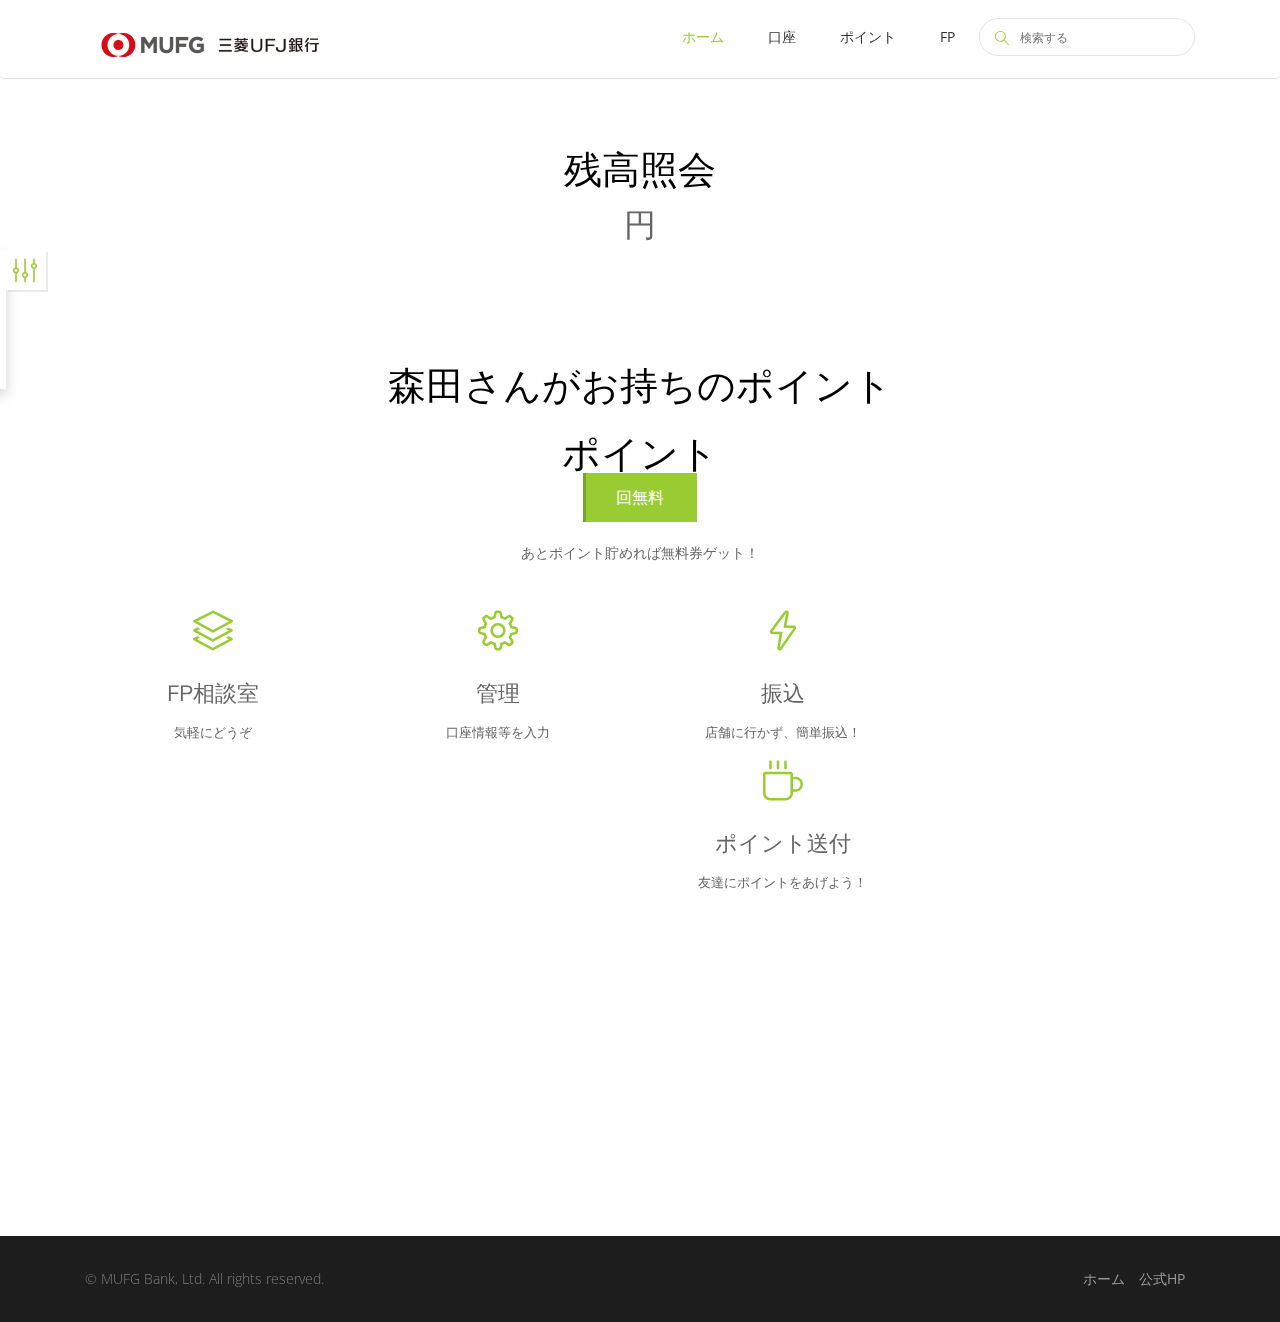
<file: engage-free-lite/index.html>
<!-- DOCTYPE -->
<!DOCTYPE html>
<html lang="en">
  <head>
    <meta charset="utf-8">
    <!-- Viewport Meta Tag -->
    <meta name="viewport" content="width=device-width, initial-scale=1">
    <title>
      internA
    </title>
    <!-- Bootstrap -->
    <link rel="stylesheet" type="text/css" href="assets/css/bootstrap.min.css">
    <!-- Main Style -->
    <link rel="stylesheet" type="text/css" href="assets/css/main.css">
    <!-- Responsive Style -->
    <link rel="stylesheet" type="text/css" href="assets/css/responsive.css">
    <!--Fonts-->
    <link rel="stylesheet" media="screen" href="assets/fonts/font-awesome/font-awesome.min.css">
    <link rel="stylesheet" media="screen" href="assets/fonts/simple-line-icons.css">    
     
    <!-- Extras -->
    <link rel="stylesheet" type="text/css" href="assets/extras/owl/owl.carousel.css">
    <link rel="stylesheet" type="text/css" href="assets/extras/owl/owl.theme.css">
    <link rel="stylesheet" type="text/css" href="assets/extras/animate.css">
    <link rel="stylesheet" type="text/css" href="assets/extras/normalize.css">
    <link rel="stylesheet" type="text/css" href="assets/extras/settings.css">

    <!-- Color CSS Styles  -->
    <link rel="stylesheet" type="text/css" href="assets/css/colors/green.css" media="screen" />       
    <!-- HTML5 Shim and Respond.js IE8 support of HTML5 elements and media queries -->
    <!--[if lt IE 9]>
    <script src="https://oss.maxcdn.com/libs/html5shiv/3.7.0/html5shiv.js">
    </script>
    <script src="https://oss.maxcdn.com/libs/respond.js/1.4.2/respond.min.js">
    </script>
    <![endif]-->
    <script src="https://code.jquery.com/jquery-3.3.1.js"></script>
    <script>
        function UpdatePointZandaka(id){ //ポイントの確認
            $.ajax({
                type: 'GET',
                timeout: 10000,
                url: "https://8wq7kom4q2.execute-api.ap-northeast-1.amazonaws.com/v2",
                headers: {
                    "accept": "application/json"
                },
                data: { id : id },
                dataType: 'json',
                cache: false,
            }).done(function(e){
                console.log(e);
                $('#now_point').text(JSON.stringify(e.Point));
                $('#now_zandaka').text(JSON.stringify(e.Zandaka));
                $('#muryou_kaisuu').text(Math.floor(Number(JSON.stringify(e.Point))/1000));
                $('#nokori_point').text(1000-Number(JSON.stringify(e.Point))%1000);
            });
        }
        $(document).ready( function(){
          UpdatePointZandaka(1);
        });
      </script>
  </head>
  <body>

  <!-- Header area wrapper starts -->
    <header id="header-wrap">

      <!-- Roof area starts -->
      
      <!-- Roof area Ends -->

      <!-- Header area starts -->
      <section id="header">

        <!-- Navbar Starts -->
        <nav class="navbar navbar-light" data-spy="affix" data-offset-top="50">
          <div class="container">
            <button class='navbar-toggler hidden-md-up pull-xs-right' data-target='#main-menu' data-toggle='collapse' type='button'>
              ☰
            </button>
            <!-- Brand -->
            <a class="navbar-brand" href="https://www.bk.mufg.jp/">
              <img src="assets/img/MUFG_img.png" alt="三菱UFJ銀行のロゴ">
            </a>
            <div class="collapse navbar-toggleable-sm pull-xs-left pull-md-right" id="main-menu">
              <!-- Navbar Starts -->
              <ul class="nav nav-inline">
                <li class="nav-item dropdown">
                  <a class="nav-link active" href="index.html" role="button" aria-haspopup="true" aria-expanded="false">ホーム</a>                  
                </li>                                     
                <li class="nav-item dropdown">
                  <a class="nav-link dropdown-toggle" data-toggle="dropdown" href="#" role="button" aria-haspopup="true" aria-expanded="false">
                    口座
                  </a>
                  <div class="dropdown-menu">                      
                    <a class="dropdown-item" href="about-us.html">口座情報</a>
                    <a class="dropdown-item" href="about-us2.html">振込</a>
                    <a class="dropdown-item" href="team-page.html">残高履歴</a>
                  </div>
                </li>             
                <li class="nav-item dropdown">
                  <a class="nav-link dropdown-toggle" data-toggle="dropdown" href="#" role="button" aria-haspopup="true" aria-expanded="false">
                    ポイント 
                  </a>
                  <div class="dropdown-menu">                      
                    <a class="dropdown-item" href="accordions.html">ポイントの使い方</a>
                    <a class="dropdown-item" href="tabs.html">回数無料券</a>
                    <a class="dropdown-item" href="buttons.html">獲得方法</a>
                  </div> 
                </li>
                <li class="nav-item dropdown">
                  <a class="nav-link dropdown-toggle" data-toggle="dropdown" href="#" role="button" aria-haspopup="true" aria-expanded="false">
                    FP
                  </a>                    
                  <div class="dropdown-menu">                      
                    <a class="dropdown-item" href="portfolio-col-2.html">FP情報</a>
                    <a class="dropdown-item" href="portfolio-col-3.html">FP予約</a>
                  </div>  
                </li>     
                <!-- Search in right of nav -->
                <li class="nav-item" class="search">
                  <form class="top_search clearfix">
                    <div class="top_search_con">
                      <input class="s" placeholder="検索する" type="text">
                      <span class="top_search_icon"><i class="icon-magnifier"></i></span>
                      <input class="top_search_submit" type="submit">
                    </div>
                  </form>
                </li>
                <!-- Search Ends -->                  
              </ul>  
            </div>              
              <!-- Form for navbar search area -->
              <form class="full-search">
                <div class="container">
                  <input type="text" placeholder="Type to Search">
                  <a href="#" class="close-search">
                    <span class="fa fa-times fa-2x">
                    </span>
                  </a>
                </div>
              </form>
              <!-- Search form ends -->
          </div>
        </nav>
        <!-- Navbar Ends -->

      </section> 
    <!-- Start Content -->
<div id="free-promo" style="
    text-align: center;
    margin-top: 60px;
">
      <div class="container">
          <div class="row text-center">
              <div class="error-page">
                <h1 class="section-title wow fadeInUpQuick">
                  残高照会
                </h1>
                <h2><span id="now_zandaka"></span>円</h2>
            　</div>
          </div>
      </div>         
    </div>
    <!-- End Content --> 
    </header>
    <!-- Header-wrap Section End -->
   
    <!-- Service Block-1 Section -->
    <section id="service-block-main" class="section">
      <!-- Container Starts -->
      <div class="container">
        <div class="row">        
          <h1 class="section-title wow fadeInUpQuick">
            森田さんがお持ちのポイント
          </h1>
          <h1 class="section-title wow fadeIn animated" data-wow-delay=".2s">
           <span id="now_point"></span>ポイント<br>
           <a rel="nofollow" href="https://rebrand.ly/gg-engage-purchase/" class="btn btn-common btn-lg"><span id="muryou_kaisuu"></span>回無料</a>
          </h1>
          <p class="section-subcontent">あと<span id="nokori_point"></span>ポイント貯めれば無料券ゲット！</p>
          <div class="col-sm-6 col-md-3">
            <!-- Service-Block-1 Item Starts -->
            <div class="service-item wow fadeInUpQuick animated" data-wow-delay=".5s">
              <div class="icon-wrapper">
                <i class="icon-layers pulse-shrink">
                </i>
              </div>
              <h2>
                FP相談室
              </h2>
              <p>
                気軽にどうぞ
              </p>
            </div>
            <!-- Service-Block-1 Item Ends -->
          </div>

          <div class="col-sm-6 col-md-3">
            <!-- Service-Block-1 Item Starts -->
            <div class="service-item wow fadeInUpQuick animated" data-wow-delay=".8s">
              <div class="icon-wrapper">
                <i class="icon-settings pulse-shrink">
                </i>
              </div>
              <h2>
                管理
              </h2>
              <p>
                口座情報等を入力
              </p>
            </div>
            <!-- Service-Block-1 Item Ends -->
          </div>

          <div class="col-sm-6 col-md-3">
            <!-- Service-Block-1 Item Starts -->
            <div class="service-item wow fadeInUpQuick animated" data-wow-delay="1.1s">
              <div class="icon-wrapper">
                <i class="icon-energy pulse-shrink">
                </i>
              </div>
              <h2>
                振込
              </h2>
              <p>
                店舗に行かず、簡単振込！
              </p>
            </div>
            <!-- Service-Block-1 Item Ends -->
            <div class="service-item  wow fadeInUpQuick animated" data-wow-delay="1.4s">
              <div class="icon-wrapper">
                <i class="icon-cup pulse-shrink">
                </i>
              </div>
              <h2>
                ポイント送付
              </h2>
              <p>
                友達にポイントをあげよう！
              </p>
            </div>
          </div><!-- Service-Block-1 Item Ends -->
            <!-- Service-Block-1 Item Ends -->
          </div>
        </div>
      </div><!-- Container Ends -->
    </section><!-- Service Main Section Ends -->

     

    <!-- Other Services Section -->
    <section id="other-services" class="section">
      <div class="container">
      <!-- Container Starts -->
      </div><!-- Container Ends -->
    </section>
    <!-- Other Services Section End -->      
   
<div id="free-promo" style="
    text-align: center;
    margin-top: 60px;
">
       
    </div>    
    <br>
    <footer>
      <!-- Copyright -->
      <div id="copyright">
        <div class="container">
          <div class="row">
            <div class="col-md-6 col-sm-6">
              <p class="copyright-text">
                © MUFG Bank, Ltd. All rights reserved. 
              </p>
            </div>
            <div class="col-md-6  col-sm-6">
              <ul class="nav nav-inline pull-xs-right">
                <li class="nav-item">
                  <a class="nav-link active" href="index.html">ホーム</a>
                </li>
                <li class="nav-item">
                  <a class="nav-link" href="https://www.bk.mufg.jp/">公式HP</a>
                </li>
              </ul>        
            </div>
          </div>
        </div>
      </div>
      <!-- Copyright  End-->
    </footer>
    <!-- Footer Section End-->
    
    <!-- Go To Top Link -->
    <a href="#" class="back-to-top">
      <i class="fa fa-angle-up">
      </i>
    </a>

    <div class="bottom"> <a href="#" class="settings"></a> </div>

    <!-- JavaScript & jQuery Plugins -->
    <!-- jQuery Load -->
    <script src="assets/js/jquery-min.js"></script>
    <!-- Bootstrap JS -->
    <script src="assets/js/bootstrap.min.js"></script>
    <!--Text Rotator-->
    <script src="assets/js/jquery.mixitup.js"></script>
    <!--WOW Scroll Spy-->
    <script src="assets/js/wow.js"></script>
    <!-- OWL Carousel -->
    <script src="assets/js/owl.carousel.js"></script>
 
    <!-- WayPoint -->
    <script src="assets/js/waypoints.min.js"></script>
    <!-- CounterUp -->
    <script src="assets/js/jquery.counterup.min.js"></script>
    <!-- ScrollTop -->
    <script src="assets/js/scroll-top.js"></script>
    <!-- Appear -->
    <script src="assets/js/jquery.appear.js"></script>
    <script src="assets/js/jquery.vide.js"></script>
     <!-- All JS plugin Triggers -->
    <script src="assets/js/main.js"></script>
    <script src="assets/js/color-switcher.js"></script>
    
  </body>
</html>
</file>
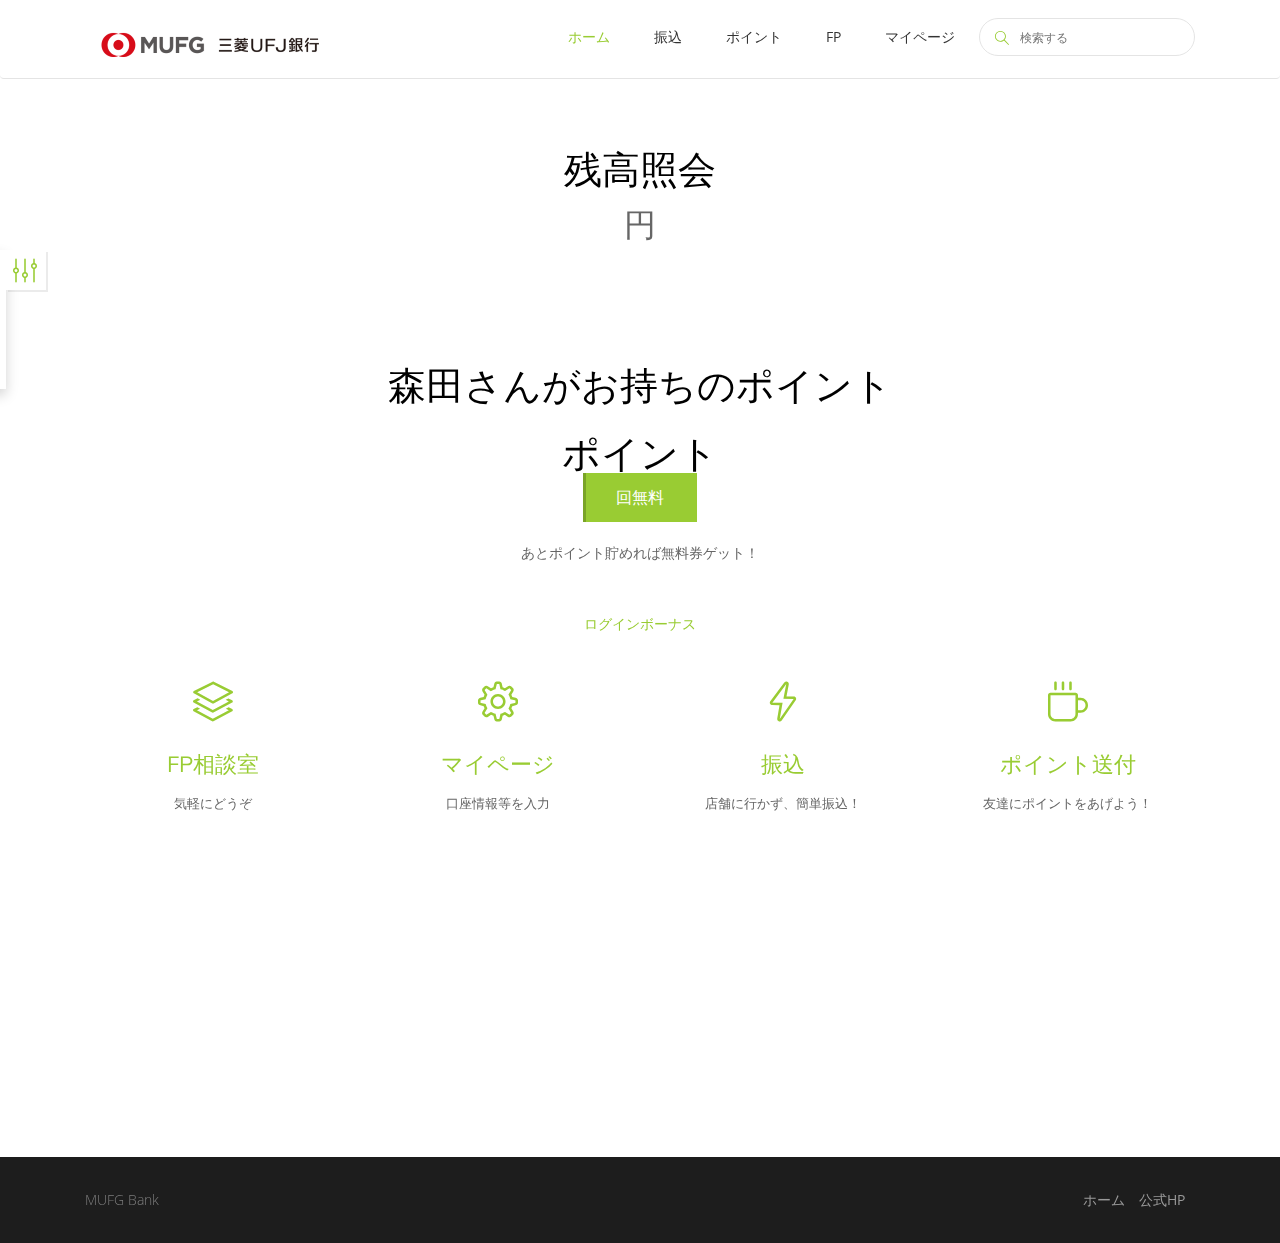
<file: front/index.html>
<!-- DOCTYPE -->
<!DOCTYPE html>
<html lang="en">
  <head>
    <meta charset="utf-8">
    <!-- Viewport Meta Tag -->
    <meta name="viewport" content="width=device-width, initial-scale=1">
    <title>
      internA
    </title>
    <!-- Bootstrap -->
    <link rel="stylesheet" type="text/css" href="assets/css/bootstrap.min.css">
    <!-- Main Style -->
    <link rel="stylesheet" type="text/css" href="assets/css/main.css">
    <!-- Responsive Style -->
    <link rel="stylesheet" type="text/css" href="assets/css/responsive.css">
    <!--Fonts-->
    <link rel="stylesheet" media="screen" href="assets/fonts/font-awesome/font-awesome.min.css">
    <link rel="stylesheet" media="screen" href="assets/fonts/simple-line-icons.css">    
     
    <!-- Extras -->
    <link rel="stylesheet" type="text/css" href="assets/extras/owl/owl.carousel.css">
    <link rel="stylesheet" type="text/css" href="assets/extras/owl/owl.theme.css">
    <link rel="stylesheet" type="text/css" href="assets/extras/animate.css">
    <link rel="stylesheet" type="text/css" href="assets/extras/normalize.css">
    <link rel="stylesheet" type="text/css" href="assets/extras/settings.css">

    <!-- Color CSS Styles  -->
    <link rel="stylesheet" type="text/css" href="assets/css/colors/green.css" media="screen" />       
    <!-- HTML5 Shim and Respond.js IE8 support of HTML5 elements and media queries -->
    <!--[if lt IE 9]>
    <script src="https://oss.maxcdn.com/libs/html5shiv/3.7.0/html5shiv.js">
    </script>
    <script src="https://oss.maxcdn.com/libs/respond.js/1.4.2/respond.min.js">
    </script>
    <![endif]-->
    <script src="https://code.jquery.com/jquery-3.3.1.js"></script>
    <script>
        function UpdatePointZandaka(id){ //ポイントの確認
            $.ajax({
                type: 'GET',
                timeout: 10000,
                url: "https://8wq7kom4q2.execute-api.ap-northeast-1.amazonaws.com/v2",
                headers: {
                    "accept": "application/json"
                },
                data: { id : id },
                dataType: 'json',
                cache: false,
            }).done(function(e){
                console.log(e);
                $('#now_point').text(JSON.stringify(e.Point));
                $('#now_zandaka').text(JSON.stringify(e.Zandaka));
                $('#muryou_kaisuu').text(Math.floor(Number(JSON.stringify(e.Point))/1000));
                $('#nokori_point').text(1000-Number(JSON.stringify(e.Point))%1000);
            });
        }
        $(document).ready( function(){
          UpdatePointZandaka(1);
        });
      </script>
  </head>
  <body>

  <!-- Header area wrapper starts -->
    <header id="header-wrap">

      <!-- Roof area starts -->
      
      <!-- Roof area Ends -->

      <!-- Header area starts -->
      <section id="header">

        <!-- Navbar Starts -->
        <nav class="navbar navbar-light" data-spy="affix" data-offset-top="50">
          <div class="container">
            <button class='navbar-toggler hidden-md-up pull-xs-right' data-target='#main-menu' data-toggle='collapse' type='button'>
              ☰
            </button>
            <!-- Brand -->
            <a class="navbar-brand" href="https://www.bk.mufg.jp/">
              <img src="assets/img/MUFG_img.png" alt="三菱UFJ銀行のロゴ">
            </a>
            <div class="collapse navbar-toggleable-sm pull-xs-left pull-md-right" id="main-menu">
              <!-- Navbar Starts -->
              <ul class="nav nav-inline">
                <li class="nav-item dropdown">
                  <a class="nav-link active" href="index.html" role="button" aria-haspopup="true" aria-expanded="false">ホーム</a>                  
                </li>                                     
                <li class="nav-item dropdown">
                  <a class="nav-link dropdown-toggle" href="index_furi.html" role="button" aria-haspopup="true" aria-expanded="false">
                    振込
                  </a>
                </li>             
                <li class="nav-item dropdown">
                  <a class="nav-link dropdown-toggle" href="index_POINT.html" role="button" aria-haspopup="true" aria-expanded="false">
                    ポイント 
                  </a>
                </li>
                <li class="nav-item dropdown">
                  <a class="nav-link dropdown-toggle" href="index_FP2.html" role="button" aria-haspopup="true" aria-expanded="false">
                    FP
                  </a>  
                </li>  
                <li class="nav-item dropdown">
                  <a class="nav-link dropdown-toggle" href="mypage.html" role="button" aria-haspopup="true" aria-expanded="false">
                    マイページ
                  </a>
                </li>   
                <!-- Search in right of nav -->
                <li class="nav-item" class="search">
                  <form class="top_search clearfix">
                    <div class="top_search_con">
                      <input class="s" placeholder="検索する" type="text">
                      <span class="top_search_icon"><i class="icon-magnifier"></i></span>
                      <input class="top_search_submit" type="submit">
                    </div>
                  </form>
                </li>
                <!-- Search Ends -->                  
              </ul>  
            </div>              
              <!-- Form for navbar search area -->
              <form class="full-search">
                <div class="container">
                  <input type="text" placeholder="Type to Search">
                  <a href="#" class="close-search">
                    <span class="fa fa-times fa-2x">
                    </span>
                  </a>
                </div>
              </form>
              <!-- Search form ends -->
          </div>
        </nav>
        <!-- Navbar Ends -->

      </section> 
    <!-- Start Content -->
<div id="free-promo" style="
    text-align: center;
    margin-top: 60px;
">
      <div class="container">
          <div class="row text-center">
              <div class="error-page">
                <h1 class="section-title wow fadeInUpQuick">
                  残高照会
                </h1>
                <h2><span id="now_zandaka"></span>円</h2>
            　</div>
          </div>
      </div>         
    </div>
    <!-- End Content --> 
    </header>
    <!-- Header-wrap Section End -->
   
    <!-- Service Block-1 Section -->
    <section id="service-block-main" class="section">
      <!-- Container Starts -->
      <div class="container">
        <div class="row">        
          <h1 class="section-title wow fadeInUpQuick">
            森田さんがお持ちのポイント
          </h1>
          <h1 class="section-title wow fadeIn animated" data-wow-delay=".2s">
           <span id="now_point"></span>ポイント<br>
           <a rel="nofollow" class="btn btn-common btn-lg"><span id="muryou_kaisuu"></span>回無料</a>
          </h1>
          <p class="section-subcontent">あと<span id="nokori_point"></span>ポイント貯めれば無料券ゲット！</p>
          <p class="section-subcontent"><a href="index_kiji.html">ログインボーナス</a></p>
          <div class="col-sm-6 col-md-3" href="index_FP2">
            <!-- Service-Block-1 Item Starts -->
            <div class="service-item wow fadeInUpQuick animated" data-wow-delay=".5s">
              <div class="icon-wrapper">
                <i class="icon-layers pulse-shrink">
                </i>
              </div>
              <h2>
                <a href="index_FP2.html">FP相談室</a>
              </h2>
              <p>
                気軽にどうぞ
              </p>
            </div>
            <!-- Service-Block-1 Item Ends -->
          </div>

          <div class="col-sm-6 col-md-3" href="mypage">
            <!-- Service-Block-1 Item Starts -->
            <div class="service-item wow fadeInUpQuick animated" data-wow-delay=".8s">
              <div class="icon-wrapper">
                <i class="icon-settings pulse-shrink">
                </i>
              </div>
              <h2>
                <a href="mypage.html">マイページ</a>
              </h2>
              <p>
                口座情報等を入力
              </p>
            </div>
            <!-- Service-Block-1 Item Ends -->
          </div>

          <div class="col-sm-6 col-md-3"  href="index_furi">
            <!-- Service-Block-1 Item Starts -->
            <div class="service-item wow fadeInUpQuick animated" data-wow-delay="1.1s">
              <div class="icon-wrapper">
                <i class="icon-energy pulse-shrink">
                </i>
              </div>
              <h2>
                <a href="index_furi.html">振込</a>
              </h2>
              <p>
                店舗に行かず、簡単振込！
              </p>
            </div>
            <!-- Service-Block-1 Item Ends -->
          </div><!-- Service-Block-1 Item Ends -->

          <div class="col-sm-6 col-md-3"  href="index_POINT">
            <!-- Service-Block-1 Item Starts -->
          <div class="service-item  wow fadeInUpQuick animated" data-wow-delay="1.4s">
            <div class="icon-wrapper">
              <i class="icon-cup pulse-shrink">
              </i>
            </div>
            <h2>
              <a href="index_POINT.html">ポイント送付</a>
            </h2>
            <p>
              友達にポイントをあげよう！
            </p>
          </div>
            <!-- Service-Block-1 Item Ends -->
          </div>
        </div>
      </div><!-- Container Ends -->
    </section><!-- Service Main Section Ends -->

     

    <!-- Other Services Section -->
    <section id="other-services" class="section">
      <div class="container">
      <!-- Container Starts -->
      </div><!-- Container Ends -->
    </section>
    <!-- Other Services Section End -->      
   
<div id="free-promo" style="
    text-align: center;
    margin-top: 60px;
">
       
    </div>    
    <br>
    <footer>
      <!-- Copyright -->
      <div id="copyright">
        <div class="container">
          <div class="row">
            <div class="col-md-6 col-sm-6">
              <p class="copyright-text">
                MUFG Bank
              </p>
            </div>
            <div class="col-md-6  col-sm-6">
              <ul class="nav nav-inline pull-xs-right">
                <li class="nav-item">
                  <a class="nav-link active" href="index.html">ホーム</a>
                </li>
                <li class="nav-item">
                  <a class="nav-link" href="https://www.bk.mufg.jp/">公式HP</a>
                </li>
              </ul>        
            </div>
          </div>
        </div>
      </div>
      <!-- Copyright  End-->
    </footer>
    <!-- Footer Section End-->
    
    <!-- Go To Top Link -->
    <a href="#" class="back-to-top">
      <i class="fa fa-angle-up">
      </i>
    </a>

    <div class="bottom"> <a href="#" class="settings"></a> </div>

    <!-- JavaScript & jQuery Plugins -->
    <!-- jQuery Load -->
    <script src="assets/js/jquery-min.js"></script>
    <!-- Bootstrap JS -->
    <script src="assets/js/bootstrap.min.js"></script>
    <!--Text Rotator-->
    <script src="assets/js/jquery.mixitup.js"></script>
    <!--WOW Scroll Spy-->
    <script src="assets/js/wow.js"></script>
    <!-- OWL Carousel -->
    <script src="assets/js/owl.carousel.js"></script>
 
    <!-- WayPoint -->
    <script src="assets/js/waypoints.min.js"></script>
    <!-- CounterUp -->
    <script src="assets/js/jquery.counterup.min.js"></script>
    <!-- ScrollTop -->
    <script src="assets/js/scroll-top.js"></script>
    <!-- Appear -->
    <script src="assets/js/jquery.appear.js"></script>
    <script src="assets/js/jquery.vide.js"></script>
     <!-- All JS plugin Triggers -->
    <script src="assets/js/main.js"></script>
    <script src="assets/js/color-switcher.js"></script>
    
  </body>
</html>
</file>
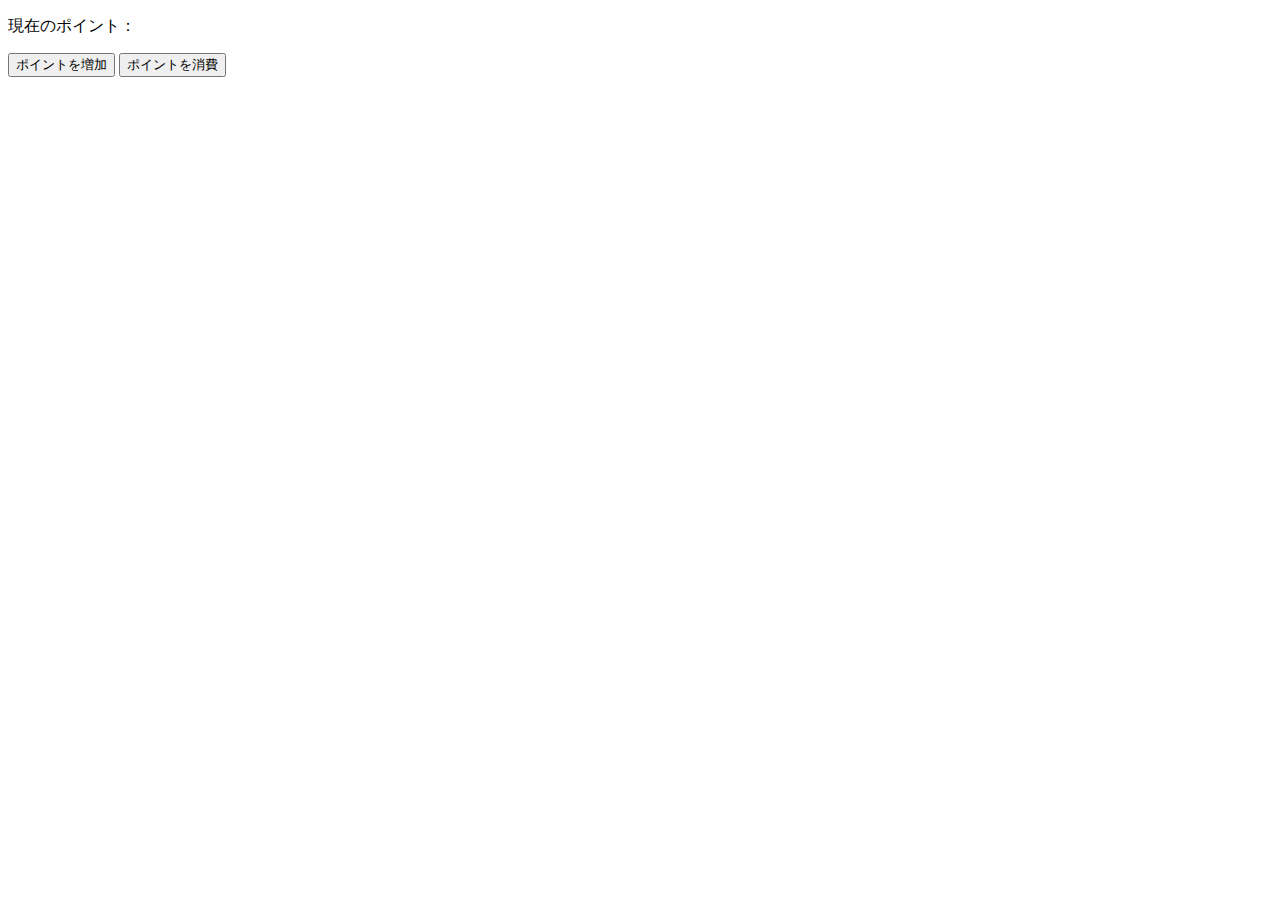
<file: jqDemo/index.html>
<!DOCTYPE html>
<head>
    <script src="https://code.jquery.com/jquery-3.3.1.js"></script>
<script>
    /*function addJoke(){
        $.get("https://official-joke-api.appspot.com/random_joke", function(data){
        $('#joke').text( JSON.stringify(data.setup) + ":" + JSON.stringify(data.punchline) + "<br>");
        console.log(data)
        });
    }
    function PointCheck(){
        $.get("https://8wq7kom4q2.execute-api.ap-northeast-1.amazonaws.com/v2", {id:1}, function(data){
        $('#point_check').text( JSON.stringify(data.NameLast) + JSON.stringify(data.NameFirst) + ":" + JSON.stringify(data.Point) + "ポイント<br>");
        console.log(data)
        });
    }*/
    function PointCheck(id){ //ポイントの確認
        $.ajax({
            type: 'GET',
            timeout: 10000,
            url: "https://8wq7kom4q2.execute-api.ap-northeast-1.amazonaws.com/v2",
            headers: {
                "accept": "application/json"
            },
            data: { id : id },
            dataType: 'json',
            cache: false,
        }).done(function(e){
            console.log(e);
            $('#now_point').text(JSON.stringify(e.Point));
        });
    }
    function PointAdd(id,val){ //ポイントの増減
        let point = Number($('#now_point').text());
        point = point + val;
        if(point >= 0){
            $.ajax({
                type: 'PUT',
                timeout: 10000,
                url: "https://8wq7kom4q2.execute-api.ap-northeast-1.amazonaws.com/v2?id="+id+"&val="+val,
                headers: {
                    "accept": "application/json"
                },
                dataType: 'json',
                cache: false,
            }).done(function(e){
                $('#now_point').text(point);
                if(val > 0){
                    $('#message').text("ポイントが増加されました");
                }
                else{
                    $('#message').text("ポイントを消費しました");                
                }
            });
        }
        else{
            $('#message').text("ポイントが足りません");
            console.log(point);  
        }
    }
    $(document).ready( function(){
        PointCheck(1);
    }); 
</script>
</head>

<body>
    <p>現在のポイント：<span id="now_point"></span></p>
    <button onClick="PointAdd(1,100)">ポイントを増加</button>
    <button onClick="PointAdd(1,-100)">ポイントを消費</button>
    <div id="message"></div>
</body>
</html>
</file>
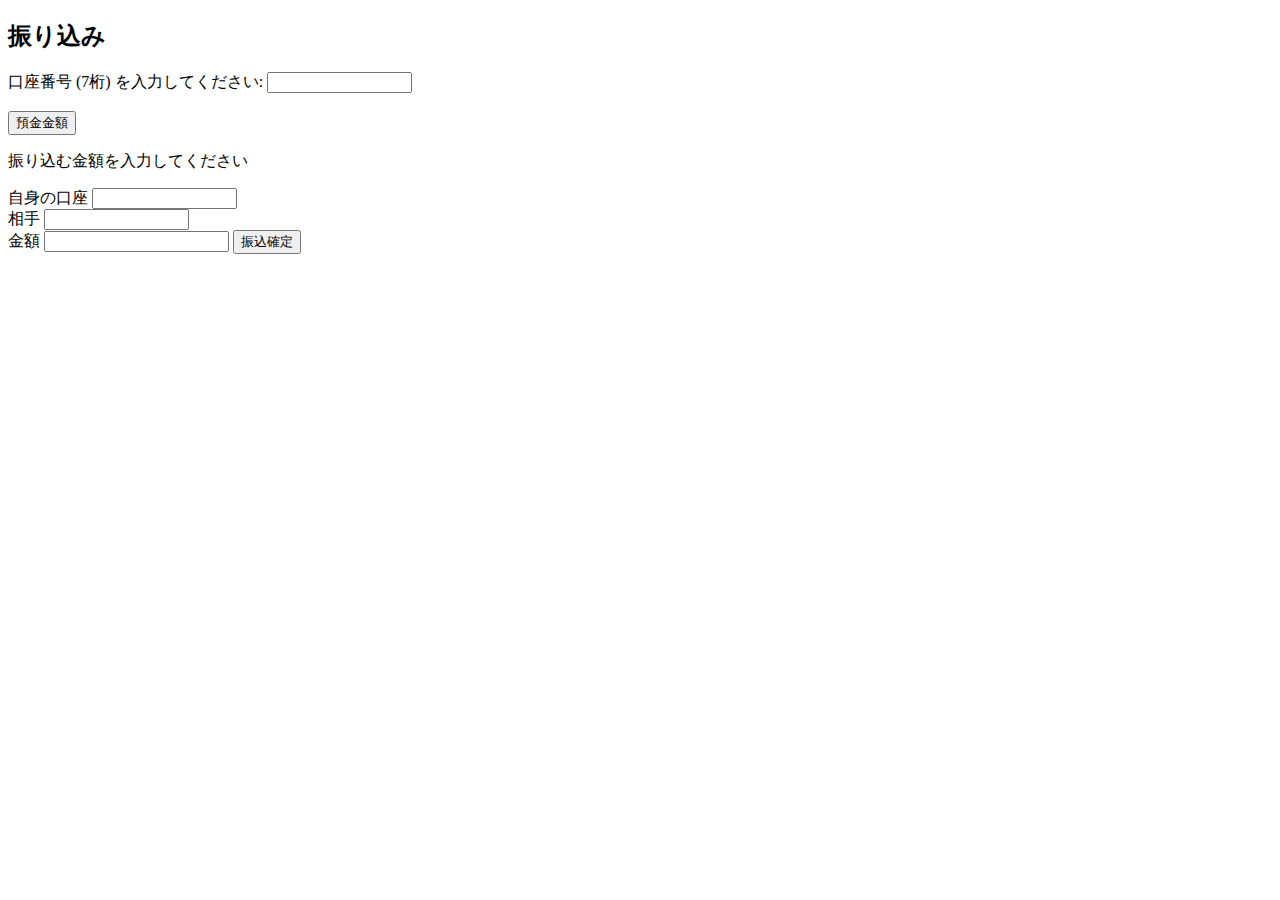
<file: demohome.html>
<!DOCTYPE html>
<html lang="ja">
<head>
    <script src="https://code.jquery.com/jquery-3.3.1.js"></script>
    
<script>
    //var $accept = $inputElementReference.accept;
    //$inputElementReference.accept = "application/json";
    /*
    function restartHeroku() {
        $.ajax('https://710sbx8qg9.execute-api.ap-northeast-1.amazonaws.com/dev/accounts/0000001',{
        headers:{
            Accept: 'application/json',
            Authorization: 'vgc9s02t8xizbal6g1wzjeqvwfk25hf2'
        },
           global:false,
           method: 'DELETE'
        }).then(function(){
        console.log('success');
        }).fail(function(){
        console.log('error');
        });
    }   
    */
    /*
    function addJoke(){
        $.get("https://710sbx8qg9.execute-api.ap-northeast-1.amazonaws.com/dev/accounts/0000001",{
            headers:{
                Accept: 'application/json',
                Authorization: 'vgc9s02t8xizbal6g1wzjeqvwfk25hf2'
            },
        }).then(
        function(data){
        $('div').text( JSON.stringify(data.setup) + ":" + JSON.stringify(data) + "<br>");
        console.log(data)
        });
    }
    */
   //↓動作確認済み
   function ShowAccount2(){
    var anum = $('input[name="acnum"]').val();
    console.log(anum);
    
        $.ajax({
            type: 'GET',
            timeout: 10000,
            url: "https://710sbx8qg9.execute-api.ap-northeast-1.amazonaws.com/dev/accounts/"+anum, //最後の数字7桁が口座番号
            headers: {
                        "accept": "application/json",
                        "Authorization": "vgc9s02t8xizbal6g1wzjeqvwfk25hf2"
                    },
            data: { },
            dataType: 'json',
            cache: false,
        }).done(function(e){
            console.log(e);
            $('#showbalance').text("現在の預金額"+ e.balance)
        }).fail(function(e){
        // 失敗時
        }).always(function(e){
        });
    
    }   
    function TransferAccount2(){
    var from = $('input[name="from"]').val();
    var to = $('input[name="to"]').val();
    var amountOfMoney = $('input[name="amountOfMoney"]').val();
    console.log(from);
    //function TransferAccount(from,to,amountOfMoney){
        $.ajax({
            type: 'POST',
            timeout: 10000,
            url: "https://710sbx8qg9.execute-api.ap-northeast-1.amazonaws.com/dev/accounts/transfer",
            headers: {
                        "accept": "application/json",
                        "Authorization": "vgc9s02t8xizbal6g1wzjeqvwfk25hf2",
                        //"contentType: application/json"
                    },
            data: {from : from, to : to, amountOfMoney : amountOfMoney},
            //contentType: 'application/json',
            dataType: 'json',
            cache: false,
        }).done(function(e){
            console.log(e);
            $('#transfer').text(from+"から"+to +"へ"+amountOfMoney+"円送金されました")
        }).fail(function(xhr,err){
            console.log(xhr);// 失敗時
        }).always(function(e){
        });
    } 
   /*function myaccount(){
        $("#target input").val(function(index,oldValue){
            return  oldValue * 10 + index;
        });
        }    
        $("#target input").val(function(index,oldValue){
            var a = index;
        });
        }    
        $('#showtarget').text(a)    
       
      */
    
</script>

    

</head>

<body>
    <!--
    <button onClick="myaccount()">ボタン</button>
    <div id="target">
        <input type="text">
    </div>
    <br>
    <div id="showtarget"></div>
    */-->
    <h2>振り込み</h2>
    <div id="mynum">
        <label for="acnum">口座番号 (7桁) を入力してください:</label>
        <input type="text" name="acnum" value="" required
            minlength="7" maxlength="7" size="15">
    </div> 
    <br>  
    <button onClick="ShowAccount2()">預金金額</button>
    <div id="showbalance"></div>
    
    <p>振り込む金額を入力してください</p>
    <div id="transfer"></div>
    自身の口座
    <input type="text" name="from" value="" required
            minlength="7" maxlength="7" size="15">
            <br>
    相手        
    <input type="text" name="to" value="" required
            minlength="7" maxlength="7" size="15"> 
            <br>
    金額        
    <input type="number" name="amountOfMoney" required min="0" >            
    <button onclick="TransferAccount2()">振込確定</button>
</body>


</html>
</file>
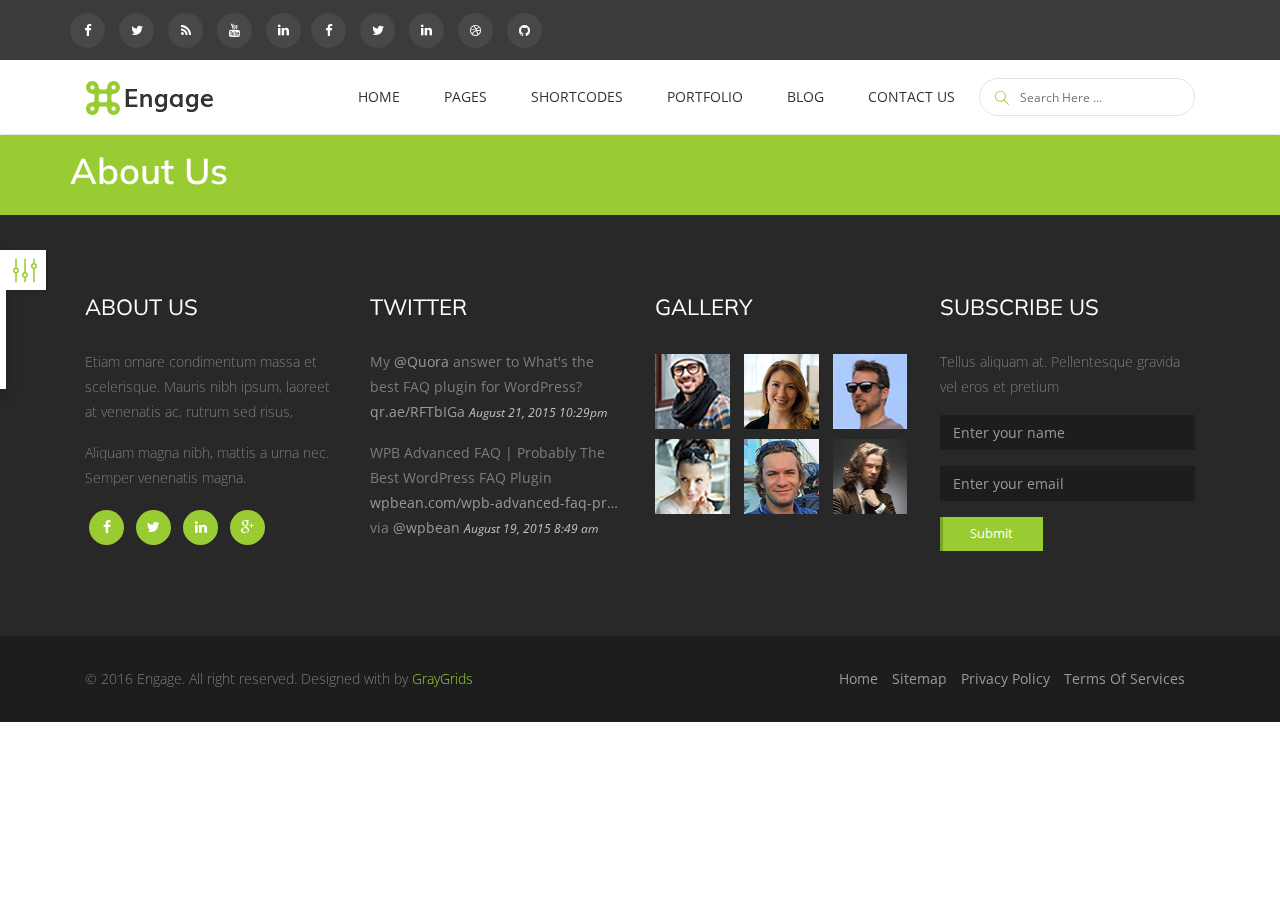
<file: front/header-footer.html>
<!-- DOCTYPE -->
<!DOCTYPE html>
<html lang="en">
  <head>
    <meta charset="utf-8">
    <!-- Viewport Meta Tag -->
    <meta name="viewport" content="width=device-width, initial-scale=1">
    <title>
      Engage - Multi-Purose Bootstrap HTML5 Template
    </title>
    <!-- Bootstrap -->
    <link rel="stylesheet" type="text/css" href="assets/css/bootstrap.min.css">
    <!-- Main Style -->
    <link rel="stylesheet" type="text/css" href="assets/css/main.css">
    <!-- Responsive Style -->
    <link rel="stylesheet" type="text/css" href="assets/css/responsive.css">
    <!--Fonts-->
    <link rel="stylesheet" media="screen" href="assets/fonts/font-awesome/font-awesome.min.css">
    <link rel="stylesheet" media="screen" href="assets/fonts/simple-line-icons.css">    
     
    <!-- Extras -->
    <link rel="stylesheet" type="text/css" href="assets/extras/owl/owl.carousel.css">
    <link rel="stylesheet" type="text/css" href="assets/extras/owl/owl.theme.css">
    <link rel="stylesheet" type="text/css" href="assets/extras/animate.css">
    <link rel="stylesheet" type="text/css" href="assets/extras/normalize.css">
    <link rel="stylesheet" type="text/css" href="assets/extras/settings.css">

    <!-- Color CSS Styles  -->  
    <link rel="stylesheet" type="text/css" href="assets/css/colors/green.css" media="screen" />       
      

    
    <!-- HTML5 Shim and Respond.js IE8 support of HTML5 elements and media queries -->
    <!--[if lt IE 9]>
    <script src="https://oss.maxcdn.com/libs/html5shiv/3.7.0/html5shiv.js">
    </script>
    <script src="https://oss.maxcdn.com/libs/respond.js/1.4.2/respond.min.js">
    </script>
    <![endif]-->
  </head>
  <body>

  <!-- Header area wrapper starts -->
    <header id="header-wrap">

    	<!-- Roof area starts -->
      <div id="roof" class="hidden-xs">
        <div class="container">
          <div class="row">
            <div class="roof-content">
              <div class="roof-middle">
                <!-- Social Icons -->
                  <div class="pull-left roof-social-icons">
                    <a href="#"><i class="fa fa-facebook"></i></a>
                    <a href="#"><i class="fa fa-twitter"></i></a>
                    <a href="#"><i class="fa fa-rss"></i></a>
                    <a href="#"><i class="fa fa-youtube"></i></a>
                    <a href="#"><i class="fa fa-linkedin"></i></a>
                  </div>
                  <!-- Menu -->
                  <div class="pull-left roof-social-icons">
                    <a href="#"><i class="fa fa-facebook"></i></a>
                    <a href="#"><i class="fa fa-twitter"></i></a>
                    <a href="#"><i class="fa fa-linkedin"></i></a>
                    <a href="#"><i class="fa fa-dribbble"></i></a>
                    <a href="#"><i class="fa fa-github"></i></a>
                  </div>
              </div>
            </div>
          </div>
        </div>
      </div>
      <!-- Roof area Ends -->

      <!-- Header area starts -->
      <section id="header">

        <!-- Navbar Starts -->
        <nav class="navbar navbar-light" data-spy="affix" data-offset-top="50">
          <div class="container">
            <button class='navbar-toggler hidden-md-up pull-xs-right' data-target='#main-menu' data-toggle='collapse' type='button'>
              ☰
            </button>
            <!-- Brand -->
            <a class="navbar-brand" href="index.html">
              <img src="assets/img/logo.png" alt="">
            </a>
            <div class="collapse navbar-toggleable-sm pull-xs-left pull-md-right" id="main-menu">
              <!-- Navbar Starts -->
              <ul class="nav nav-inline">
                <li class="nav-item dropdown">
                  <a class="nav-link" href="index.html" role="button" aria-haspopup="true" aria-expanded="false">Home</a>                  
                </li>                                     
                <li class="nav-item dropdown">
                  <a class="nav-link dropdown-toggle" data-toggle="dropdown" href="#" role="button" aria-haspopup="true" aria-expanded="false">
                    Pages
                  </a>
                  <div class="dropdown-menu">                      
                    <a class="dropdown-item" href="about-us.html">About Us</a>
                    <a class="dropdown-item" href="about-us2.html">About Us 2</a>
                    <a class="dropdown-item" href="team-page.html">Team Members</a>
                    <a class="dropdown-item" href="services.html">Services</a>
                    <a class="dropdown-item" href="service2.html">Services 2</a>
                    <a class="dropdown-item" href="contact1.html">Contact Us</a>
                    <a class="dropdown-item" href="contact1.html">Contact Us 2</a>
                    <a class="dropdown-item" href="pricing.html">Pricing</a>
                    <a class="dropdown-item" href="404.html">404</a>
                  </div>
                </li>             
                <li class="nav-item dropdown">
                  <a class="nav-link dropdown-toggle" data-toggle="dropdown" href="#" role="button" aria-haspopup="true" aria-expanded="false">
                    Shortcodes 
                  </a>
                  <div class="dropdown-menu">                      
                    <a class="dropdown-item" href="accordions.html">Accordions</a>
                    <a class="dropdown-item" href="tabs.html">Tabs</a>
                    <a class="dropdown-item" href="buttons.html">Buttons</a>
                    <a class="dropdown-item" href="skills.html">Progress Bars</a>
                    <a class="dropdown-item" href="testimonials.html">Testimonials</a>
                    <a class="dropdown-item" href="clients.html">Clients</a>
                    <a class="dropdown-item" href="icon.html">Icon Boxes</a>
                    <a class="dropdown-item" href="team.html">Team</a>
                    <a class="dropdown-item" href="carousel.html">Carousel</a>
                    <a class="dropdown-item" href="maps.html">Google Maps</a>
                    <a class="dropdown-item" href="pricing.html">Pricing tables</a>
                    <a class="dropdown-item" href="notification.html">Notification</a>
                  </div> 
                </li>
                <li class="nav-item dropdown">
                  <a class="nav-link dropdown-toggle" data-toggle="dropdown" href="#" role="button" aria-haspopup="true" aria-expanded="false">
                    Portfolio
                  </a>                    
                  <div class="dropdown-menu">                      
                    <a class="dropdown-item" href="portfolio-col-2.html">Portfolio 2 Columns</a>
                    <a class="dropdown-item" href="portfolio-col-3.html">Portfolio 3 Columns</a>
                    <a class="dropdown-item" href="portfolio-col-4.html">Portfolio 4 Columns</a>
                    <a class="dropdown-item" href="portfolio-item.html">Portfolio Single</a>
                  </div>  
                </li>
                <li class="nav-item dropdown">
                  <a class="nav-link dropdown-toggle" data-toggle="dropdown" href="#" role="button" aria-haspopup="true" aria-expanded="false">
                    Blog
                  </a>                    
                  <div class="dropdown-menu">                      
                    <a class="dropdown-item" href="sidebar-right.html">Sidebar Right</a>
                    <a class="dropdown-item" href="sidebar-left.html">Sidebar Left</a>
                    <a class="dropdown-item" href="sidebar-full.html">Full Width</a>
                    <a class="dropdown-item" href="blog-single.html">Single Post</a>
                    <a class="dropdown-item" href="blog-grids.html">Blog Grids</a>
                  </div>                   
                </li> 
                <li class="nav-item dropdown">
                  <a class="nav-link dropdown-toggle" data-toggle="dropdown" href="#" role="button" aria-haspopup="true" aria-expanded="false">
                    Contact Us
                  </a>
                  <div class="dropdown-menu">                      
                    <a class="dropdown-item" href="contact1.html">Contact us 1</a>
                    <a class="dropdown-item" href="contact2.html">Contact us 2</a>
                  </div> 
                </li>          
                <!-- Search in right of nav -->
                <li class="nav-item" class="search">
                  <form class="top_search clearfix">
                    <div class="top_search_con">
                      <input class="s" placeholder="Search Here ..." type="text">
                      <span class="top_search_icon"><i class="icon-magnifier"></i></span>
                      <input class="top_search_submit" type="submit">
                    </div>
                  </form>
                </li>
                <!-- Search Ends -->                  
              </ul>  
            </div>              
              <!-- Form for navbar search area -->
              <form class="full-search">
                <div class="container">
                  <input type="text" placeholder="Type to Search">
                  <a href="#" class="close-search">
                    <span class="fa fa-times fa-2x">
                    </span>
                  </a>
                </div>
              </form>
              <!-- Search form ends -->
          </div>
        </nav>
        <!-- Navbar Ends -->    
      </section> 
    </header>
    <!-- Header-wrap Section End -->
    
    <!-- Page Header -->
    <div class="page-header-section">
      <div class="container">
        <div class="row">
          <div class="page-header-area">
            <div class="page-header-content">
              <h2>About Us</h2>
            </div>
          </div>
        </div>
      </div>
    </div>
    <!-- Page Header End -->

    <!-- Footer Section -->
    <footer>
      <!-- Container Starts -->
      <div class="container">
        <!-- Row Starts -->
        <div class="row section">
          <!-- Footer Widget Starts -->
          <div class="footer-widget col-md-3 col-xs-12 wow fadeIn">
            <h3 class="small-title">
              ABOUT US
            </h3>
            <p>
              Etiam ornare condimentum massa et scelerisque. Mauris nibh ipsum, laoreet at venenatis ac, rutrum sed risus, 
            </p> 
            <p>Aliquam magna nibh, mattis a urna nec. Semper venenatis magna.</p>
            <div class="social-footer">
              <a href="#"><i class="fa fa-facebook icon-round"></i></a>
              <a href="#"><i class="fa fa-twitter icon-round"></i></a>
              <a href="#"><i class="fa fa-linkedin icon-round"></i></a>
              <a href="#"><i class="fa fa-google-plus icon-round"></i></a>
            </div>          
          </div><!-- Footer Widget Ends -->
          
          <!-- Footer Widget Starts -->
          <div class="footer-widget col-md-3 col-xs-12 wow fadeIn" data-wow-delay=".2s">
            <h3 class="small-title">
              TWITTER
            </h3>
            <ul class="recent-tweets">
              <li class="tweet">
                My <a href="#">@Quora</a>                
                <span class="tweet-text">
                  answer to What's the best FAQ plugin for WordPress?
                </span>
                <a href="#">qr.ae/RFTbIGa</a> 
                <span class="tweet-date">
                  August 21, 2015 10:29pm
                </span>
              </li>
              
              
              <li class="tweet">
                WPB Advanced FAQ | Probably The Best WordPress FAQ Plugin <a href="#">wpbean.com/wpb-advanced-faq-pr…</a>               
                <span class="tweet-text">
                  via
                </span>
                <a href="#">@wpbean</a> 
                <span class="tweet-date">
                  August 19, 2015 8:49 am
                </span>
              </li>
              
              
            </ul>
          </div><!-- Footer Widget Ends -->

          <!-- Footer Widget Starts -->
          <div class="footer-widget col-md-3 col-xs-12 wow fadeIn" data-wow-delay=".5s">
            <h3 class="small-title">
              GALLERY
            </h3>
            <div class="plain-flicker-gallery">
              <a href="#" title="Pan Masala"><img src="assets/img/flicker/img1.jpg" alt=""></a>
              <a href="#" title="Sports Template for Joomla"><img src="assets/img/flicker/img2.jpg" alt=""></a>
              <a href="" title="Apple Keyboard"><img src="assets/img/flicker/img3.jpg" alt=""></a>
              <a href="" title="Hard Working"><img src="assets/img/flicker/img4.jpg" alt=""></a>
              <a href="" title="Smile"><img src="assets/img/flicker/img5.jpg" alt=""></a>
              <a href="" title="Puzzle"><img src="assets/img/flicker/img6.jpg" alt=""></a>
            </div>
          </div><!-- Footer Widget Ends -->

          <!-- Footer Widget Starts -->
          <div class="footer-widget col-md-3 col-xs-12 wow fadeIn" data-wow-delay=".8s">
            <h3 class="small-title">
              SUBSCRIBE US
            </h3>
            <div class="contact-us">
              <p>Tellus aliquam at. Pellentesque gravida vel eros et pretium</p>
              <form>
              <div class="form-group">
                <input type="text" class="form-control" id="exampleInputName2" placeholder="Enter your name">
              </div>
              <div class="form-group">
                <input type="email" class="form-control" id="exampleInputEmail2" placeholder="Enter your email">
              </div>
              <button type="submit" class="btn btn-common">Submit</button>
            </form>
            </div>
          </div><!-- Footer Widget Ends -->
        </div><!-- Row Ends -->
      </div><!-- Container Ends -->
      
      <!-- Copyright -->
      <div id="copyright">
        <div class="container">
          <div class="row">
            <div class="col-md-6 col-sm-6">
              <p class="copyright-text">
                ©  2016 Engage. All right reserved. Designed with by <a href="#">GrayGrids</a>
              </p>
            </div>
            <div class="col-md-6  col-sm-6">
              <ul class="nav nav-inline pull-xs-right">
                <li class="nav-item">
                  <a class="nav-link active" href="#">Home</a>
                </li>
                <li class="nav-item">
                  <a class="nav-link" href="#">Sitemap</a>
                </li>
                <li class="nav-item">
                  <a class="nav-link" href="#">Privacy Policy</a>
                </li>
                <li class="nav-item">
                  <a class="nav-link" href="#">Terms of services</a>
                </li>
              </ul>        
            </div>
          </div>
        </div>
      </div>
      <!-- Copyright  End-->
      
    </footer>
    <!-- Footer Section End-->
    
    <!-- Go To Top Link -->
    <a href="#" class="back-to-top">
      <i class="fa fa-angle-up">
      </i>
    </a>

    <div class="bottom"> <a href="#" class="settings"></a> </div>
    
    <!-- JavaScript & jQuery Plugins -->
    <!-- jQuery Load -->
    <script src="assets/js/jquery-min.js"></script>
    <!-- Bootstrap JS -->
    <script src="assets/js/bootstrap.min.js"></script>
    <!--Text Rotator-->
    <script src="assets/js/jquery.mixitup.js"></script>
    <!--WOW Scroll Spy-->
    <script src="assets/js/wow.js"></script>
    <!-- OWL Carousel -->
    <script src="assets/js/owl.carousel.js"></script>
 
    <!-- WayPoint -->
    <script src="assets/js/waypoints.min.js"></script>
    <!-- CounterUp -->
    <script src="assets/js/jquery.counterup.min.js"></script>
    <!-- ScrollTop -->
    <script src="assets/js/scroll-top.js"></script>
    <!-- Appear -->
    <script src="assets/js/jquery.appear.js"></script>
    <script src="assets/js/jquery.vide.js"></script>
     <!-- All JS plugin Triggers -->
    <script src="assets/js/main.js"></script>
    <script src="assets/js/color-switcher.js"></script>
  </body>
</html>
</file>
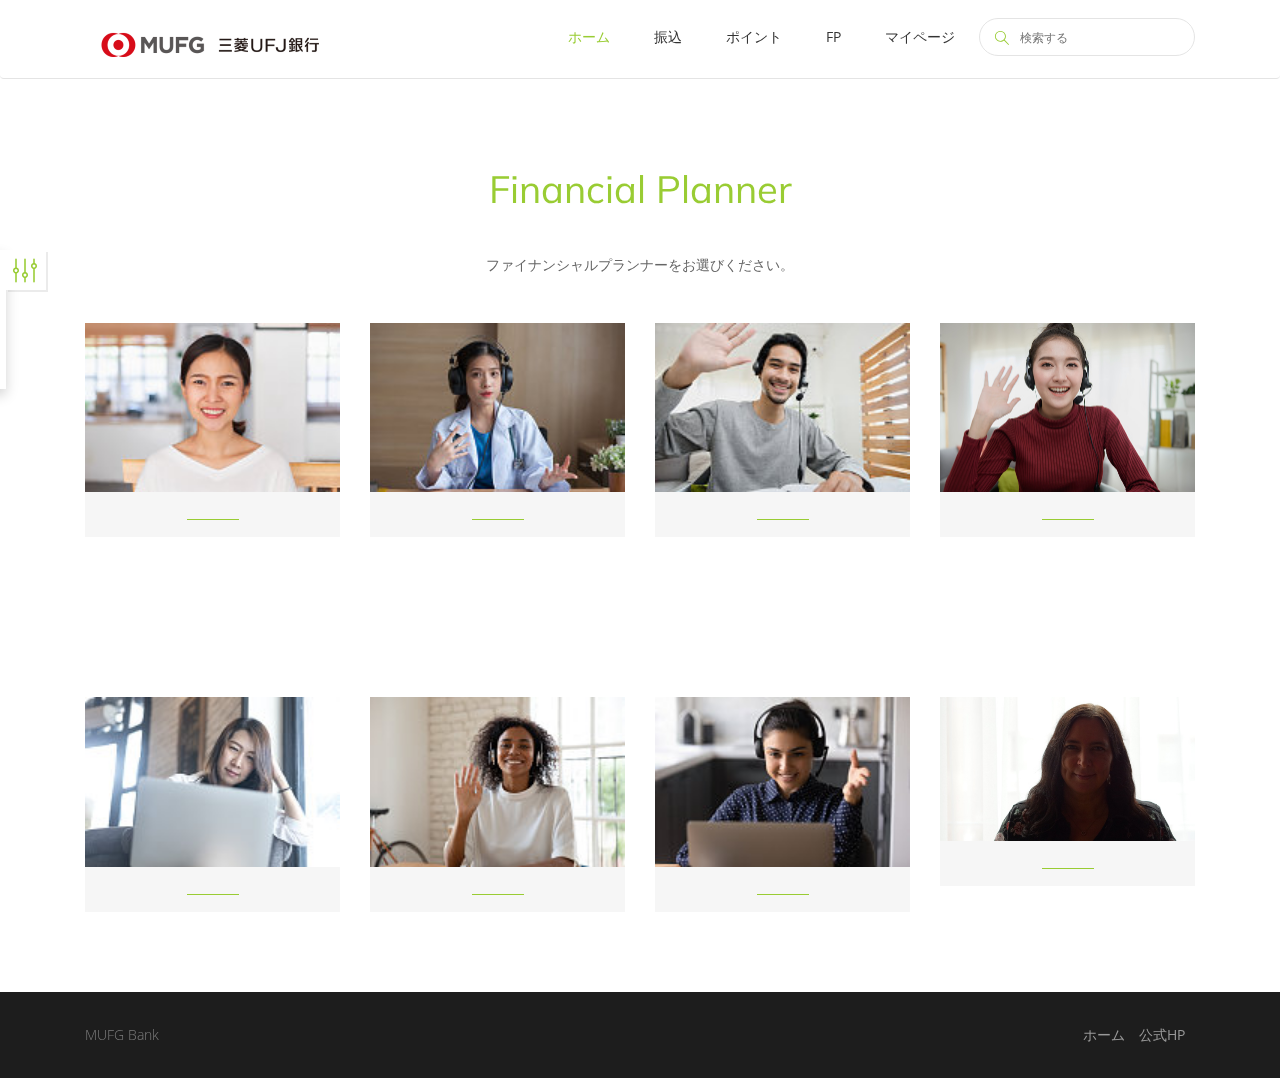
<file: front/index_FP2.html>
<!-- DOCTYPE -->
<!DOCTYPE html>
<html lang="en">
  <head>
    <meta charset="utf-8">
    <!-- Viewport Meta Tag -->
    <meta name="viewport" content="width=device-width, initial-scale=1">
    <title>
      interA
    </title>
    <!-- Bootstrap -->
    <link rel="stylesheet" type="text/css" href="assets/css/bootstrap.min.css">
    <!-- Main Style -->
    <link rel="stylesheet" type="text/css" href="assets/css/main.css">
    <!-- Responsive Style -->
    <link rel="stylesheet" type="text/css" href="assets/css/responsive.css">
    <!--Fonts-->
    <link rel="stylesheet" media="screen" href="assets/fonts/font-awesome/font-awesome.min.css">
    <link rel="stylesheet" media="screen" href="assets/fonts/simple-line-icons.css">    
     
    <!-- Extras -->
    <link rel="stylesheet" type="text/css" href="assets/extras/owl/owl.carousel.css">
    <link rel="stylesheet" type="text/css" href="assets/extras/owl/owl.theme.css">
    <link rel="stylesheet" type="text/css" href="assets/extras/animate.css">
    <link rel="stylesheet" type="text/css" href="assets/extras/normalize.css">
    <link rel="stylesheet" type="text/css" href="assets/extras/settings.css">

    <!-- Color CSS Styles  -->
    <link rel="stylesheet" type="text/css" href="assets/css/colors/green.css" media="screen" />       
    <!-- HTML5 Shim and Respond.js IE8 support of HTML5 elements and media queries -->
    <!--[if lt IE 9]>
    <script src="https://oss.maxcdn.com/libs/html5shiv/3.7.0/html5shiv.js">
    </script>
    <script src="https://oss.maxcdn.com/libs/respond.js/1.4.2/respond.min.js">
    </script>
    <![endif]-->
    <script src="https://code.jquery.com/jquery-3.3.1.js"></script>
    <script>
      function FPGet(id){ //指定されたFPの個人情報
        $.ajax({
            type: 'GET',
            timeout: 10000,
            url: "https://pmj0we4ptc.execute-api.ap-northeast-1.amazonaws.com/fp/fp?id="+id,
            headers: {
                "accept": "application/json",
            },
            data: { id : id },
            dataType: 'json',
            cache: false,
        }).done(function(data){
            console.log(data);
            // $('#name_'+id).text(JSON.stringify(data.NameFirst));
            // $('#data_'+id).text("年齢："+JSON.stringify(data.Year)+"<br>"+
            //                    "ポイント："+JSON.stringify(data.Point));
            $('#year_'+id).text("年齢："+data.Year);
            $('#point_'+id).text("ポイント："+data.Point);
            $('#name_'+id).text(data.NameLast+data.NameFirst);
            $('#job_'+id).text(data.Job);
        });
      }

      window.onload = function(){
        for(var i = 1;i < 9;i++){
          FPGet(i);
        }
      }
      function FPGet_Point(id){ //指定されたFPの個人情報
        $.ajax({
            type: 'GET',
            timeout: 10000,
            url: "https://pmj0we4ptc.execute-api.ap-northeast-1.amazonaws.com/fp/fp?id="+id,
            headers: {
                "accept": "application/json",
            },
            data: { id : id },
            dataType: 'json',
            cache: false,
        }).done(function(data){
            console.log(data.Point);
            console.log(data.id);
            $('#FPGet-point').val(data.Point);
            $('#okurisaki-id').val(data.id);
        });
    }

    function FPNumCheck(id){ //FPの電話番号の確認
        $.ajax({
            type: 'GET',
            timeout: 10000,
            url: "https://pmj0we4ptc.execute-api.ap-northeast-1.amazonaws.com/fp?id="+id,
            headers: {
                "accept": "application/json"
            },
            data: { id : id },
            dataType: 'json',
            cache: false,
        }).done(function(e){
            console.log(e)
            console.log(id)
            $('#num_'+id).text(JSON.stringify(e));
        });
    }
    function PointCheck(id){ //ポイントの確認
          $.ajax({
              type: 'GET',
              timeout: 10000,
              url: "https://8wq7kom4q2.execute-api.ap-northeast-1.amazonaws.com/v2",
              headers: {
                  "accept": "application/json"
              },
              data: { id : id },
              dataType: 'json',
              cache: false,
          }).done(function(e){
              console.log(e.Point);
              $('#now-point').val(e.Point);
          });
      }
      function PointMove(id,furikomi_id,val){ //ポイントの移動
        console.log(furikomi_id);
        console.log(val)
          if(Number($('#now-point').val()) - val < 0){
            alert("所持ポイントが足りません");
          }
          else{
            //if(PointCheck(id)){
            $.ajax({
                type: 'PUT',
                timeout: 10000,
                url: "https://8wq7kom4q2.execute-api.ap-northeast-1.amazonaws.com/v3/?id="+furikomi_id+"&val="+val,
                headers: {
                    "accept": "application/json"
                },
                dataType: 'json',
                cache: false,
            }).done(function(e){
              $.ajax({
                type: 'PUT',
                timeout: 10000,
                url: "https://8wq7kom4q2.execute-api.ap-northeast-1.amazonaws.com/v3/?id="+id+"&val="+(-val),
                headers: {
                    "accept": "application/json"
                },
                dataType: 'json',
                cache: false,
              });
              console.log(e);
              PointCheck(id);
              FPNumCheck(furikomi_id);
            });
          }
      }
      function PointSoufu(){
          PointMove(1,$('#okurisaki-id').val(),$('#FPGet-point').val());
      }  
      $(document).ready( function(){
          PointCheck(1);
      });
    </script>
  </head>
  <body>

  <!-- Header area wrapper starts -->
  <header id="header-wrap">

    <!-- Roof area starts -->
    
    <!-- Roof area Ends -->

    <!-- Header area starts -->
    <section id="header">

      <!-- Navbar Starts -->
      <nav class="navbar navbar-light" data-spy="affix" data-offset-top="50">
        <div class="container">
          <button class='navbar-toggler hidden-md-up pull-xs-right' data-target='#main-menu' data-toggle='collapse' type='button'>
            ☰
          </button>
          <!-- Brand -->
          <a class="navbar-brand" href="https://www.bk.mufg.jp/">
            <img src="assets/img/MUFG_img.png" alt="三菱UFJ銀行のロゴ">
          </a>
          <div class="collapse navbar-toggleable-sm pull-xs-left pull-md-right" id="main-menu">
            <!-- Navbar Starts -->
            <ul class="nav nav-inline">
              <li class="nav-item dropdown">
                <a class="nav-link active" href="index.html" role="button" aria-haspopup="true" aria-expanded="false">ホーム</a>                  
              </li>                                     
              <li class="nav-item dropdown">
                <a class="nav-link dropdown-toggle" href="index_furi.html" role="button" aria-haspopup="true" aria-expanded="false">
                  振込
                </a>
              </li>             
              <li class="nav-item dropdown">
                <a class="nav-link dropdown-toggle"  href="index_POINT.html" role="button" aria-haspopup="true" aria-expanded="false">
                  ポイント 
                </a>
              </li>
              <li class="nav-item dropdown">
                <a class="nav-link dropdown-toggle"  href="index_FP2.html" role="button" aria-haspopup="true" aria-expanded="false">
                  FP
                </a>  
              </li>  
              <li class="nav-item dropdown">
                <a class="nav-link dropdown-toggle"  href="mypage.html" role="button" aria-haspopup="true" aria-expanded="false">
                  マイページ
                </a>
              </li>   
              <!-- Search in right of nav -->
              <li class="nav-item" class="search">
                <form class="top_search clearfix">
                  <div class="top_search_con">
                    <input class="s" placeholder="検索する" type="text">
                    <span class="top_search_icon"><i class="icon-magnifier"></i></span>
                    <input class="top_search_submit" type="submit">
                  </div>
                </form>
              </li>
              <!-- Search Ends -->                  
            </ul>  
          </div>              
            <!-- Form for navbar search area -->
            <form class="full-search">
              <div class="container">
                <input type="text" placeholder="Type to Search">
                <a href="#" class="close-search">
                  <span class="fa fa-times fa-2x">
                  </span>
                </a>
              </div>
            </form>
            <!-- Search form ends -->
        </div>
      </nav>
      <!-- Navbar Ends -->

    </section> 
        <!-- Navbar Ends -->

    <!-- Team Section -->
    <section id="team" class="section">
      <!-- Container Starts -->
      <div class="container">        
        <!-- Row Starts -->
        <div class="row">
          <div class="error-page">
            <h2 class="section-title wow fadeInDown" data-wow-delay=".5s"><a rel="nofollow">Financial Planner</a></h2>
    　</div>
	        <p class="section-subcontent">ファイナンシャルプランナーをお選びください。</p>
          <div class="col-sm-6 col-md-3">
	          <!-- Team Item Starts -->
	        	<div class="team-item wow fadeInUpQuick" data-wow-delay="1s">
	            <figure class="team-profile">
	              <img src="assets/img/team/team-01.jpg" alt="">
	              <figcaption class="our-team">
	                <div class="details">
	                	<p class="content-white" id="year_2">
                      <!-- Lorem Ipsum is simply dummy text of the printing and typesetting industry. -->
                    </p>
                    <p class="content-white" id="point_2">
                      <!-- Lorem Ipsum is simply dummy text of the printing and typesetting industry. -->
                    </p>
		               <div class="orange-line"></div>
		               <div class="social"> 
                      <button onclick="FPGet_Point(2)">step1</button>
                      <input type="hidden" id="now-point">
                      <input type="hidden" id="okurisaki-id">
                      <input type="hidden" id="FPGet-point">
                      <button onclick="PointSoufu()">step2</button>
                      <div id="num_2"></div>
		               </div>
	                </div>
		            </figcaption>
	            </figure>
	            <div class="info">
	              <h2 id="name_2">
	                <!-- Sara smith -->
	              </h2>
	              <div class="orange-line"></div>
	              <p id="job_2">
	                <!-- Founder And ceo -->
	              </p>
	            </div>
	          </div>
	          <!-- Team Item Ends -->
          </div>

          <div class="col-sm-6 col-md-3">
          	<!-- Team Item Starts -->
            <div class="team-item wow fadeInUpQuick" data-wow-delay="1.4s">
             <figure class="team-profile">
	               <img src="assets/img/team/team-02.jpg" alt="">
	              <figcaption class="our-team">
	                <div class="details">
	                	<p class="content-white" id="year_3">
                      <!-- Lorem Ipsum is simply dummy text of the printing and typesetting industry. -->
                    </p>
                    <p class="content-white" id="point_3">
                      <!-- Lorem Ipsum is simply dummy text of the printing and typesetting industry. -->
                    </p>
		               <div class="orange-line"></div>
		               <div class="social"> 
                      <button onclick="FPGet_Point(3)">step1</button>
                      <input type="hidden" id="now-point">
                      <input type="hidden" id="okurisaki-id">
                      <input type="hidden" id="FPGet-point">
                      <button onclick="PointSoufu()">step2</button>
                      <div id="num_3"></div>
		               </div>
	                </div>
		            </figcaption>
	            </figure>
	            <div class="info">
	              <h2 id="name_3">
	                <!-- Sommer Christian -->
	              </h2>
	              <div class="orange-line"></div>
	              <p id="job_3">
	                <!-- creative studio head -->
	              </p>
	            </div>
            </div><!-- Team Item Starts -->
          </div>

          <div class="col-sm-6 col-md-3">
            <!-- Team Item Starts -->
            <div class="team-item wow fadeInUpQuick" data-wow-delay="1.8s">
              <figure class="team-profile">
	                <img src="assets/img/team/team-03.jpg" alt="">
	              <figcaption class="our-team">
	                <div class="details">
	                	<p class="content-white" id="year_4">
                      <!-- Lorem Ipsum is simply dummy text of the printing and typesetting industry. -->
                    </p>
                    <p class="content-white" id="point_4">
                      <!-- Lorem Ipsum is simply dummy text of the printing and typesetting industry. -->
                    </p>
		               <div class="orange-line"></div>
		               <div class="social"> 
                      <button onclick="FPGet_Point(4)">step1</button>
                      <input type="hidden" id="now-point">
                      <input type="hidden" id="okurisaki-id">
                      <input type="hidden" id="FPGet-point">
                      <button onclick="PointSoufu()">step2</button>
                      <div id="num_4"></div>
		               </div>
	                </div>
		            </figcaption>
	            </figure>
	            <div class="info">
	              <h2 id="name_4">
	                <!-- Jane lupkin -->
	              </h2>
	              <div class="orange-line"></div>
	              <p id="job_4">
	                <!-- magento developer -->
	              </p>
	            </div>
            </div>
            <!-- Team Item Ends -->
          </div>
          
          <div class="col-sm-6 col-md-3">
            <!-- Team Item Starts -->
            <div class="team-item wow fadeInUpQuick" data-wow-delay="2.2s">
              <figure class="team-profile">
	              <img src="assets/img/team/team-04.jpg" alt="">
	              <figcaption class="our-team">
	                <div class="details">
	                	<p class="content-white" id="year_5">
                      <!-- Lorem Ipsum is simply dummy text of the printing and typesetting industry. -->
                    </p>
                    <p class="content-white" id="point_5">
                      <!-- Lorem Ipsum is simply dummy text of the printing and typesetting industry. -->
                    </p>
		               <div class="orange-line"></div>
		               <div class="social"> 
                      <button onclick="FPGet_Point(5)">step1</button>
                      <input type="hidden" id="now-point">
                      <input type="hidden" id="okurisaki-id">
                      <input type="hidden" id="FPGet-point">
                      <button onclick="PointSoufu()">step2</button>
                      <div id="num_5"></div>
		               </div>
	                </div>
		            </figcaption>
	            </figure>
	            <div class="info">
	              <h2 id="name_5">
	                <!-- Sebastian roll -->
	              </h2>
	              <div class="orange-line"></div>
	              <p id="job_5">
	                <!-- Logo / branding designer -->
	              </p>
	            </div>
            </div><!-- Team Item Ends -->
          </div>          
        </div><!-- Row Ends -->
      </div><!-- Container Ends -->
    </section>
    <!-- Team Section End -->
        <!-- Team Section -->
        <section id="team" class="section">
          <!-- Container Starts -->
          <div class="container">
            <!-- Row Starts -->
            <div class="row">
              <div class="col-sm-6 col-md-3">
                <!-- Team Item Starts -->
                <div class="team-item wow fadeInUpQuick" data-wow-delay="1s">
                  <figure class="team-profile">
                    <img src="assets/img/team/team-05.jpg" alt="">
                    <figcaption class="our-team">
                      <div class="details">
                        <p class="content-white" id="year_6">
                          <!-- Lorem Ipsum is simply dummy text of the printing and typesetting industry. -->
                        </p>
                        <p class="content-white" id="point_6">
                          <!-- Lorem Ipsum is simply dummy text of the printing and typesetting industry. -->
                        </p>
                       <div class="orange-line"></div>
                       <div class="social">
                          <button onclick="FPGet_Point(6)">step1</button>
                          <input type="hidden" id="now-point">
                          <input type="hidden" id="okurisaki-id">
                          <input type="hidden" id="FPGet-point">
                          <button onclick="PointSoufu()">step2</button>
                          <div id="num_6"></div>
                       </div>
                      </div>
                    </figcaption>
                  </figure>
                  <div class="info">
                    <h2 id="name_5">
                      <!-- Sara smith -->
                    </h2>
                    <div class="orange-line"></div>
                    <p id="job_5">
                      <!-- Founder And ceo -->
                    </p>
                  </div>
                </div>
                <!-- Team Item Ends -->
              </div>
    
              <div class="col-sm-6 col-md-3">
                <!-- Team Item Starts -->
                <div class="team-item wow fadeInUpQuick" data-wow-delay="1.4s">
                 <figure class="team-profile">
                     <img src="assets/img/team/team-06.jpg" alt="">
                    <figcaption class="our-team">
                      <div class="details">
                        <p class="content-white" id="year_7">
                          <!-- Lorem Ipsum is simply dummy text of the printing and typesetting industry. -->
                        </p>
                        <p class="content-white" id="point_7">
                          <!-- Lorem Ipsum is simply dummy text of the printing and typesetting industry. -->
                        </p>
                       <div class="orange-line"></div>
                       <div class="social"> 
                          <button onclick="FPGet_Point(7)">step1</button>
                          <input type="hidden" id="now-point">
                          <input type="hidden" id="okurisaki-id">
                          <input type="hidden" id="FPGet-point">
                          <button onclick="PointSoufu()">step2</button>
                          <div id="num_7"></div>
                       </div>
                      </div>
                    </figcaption>
                  </figure>
                  <div class="info">
                    <h2 id="name_6">
                      <!-- Sommer Christian -->
                    </h2>
                    <div class="orange-line"></div>
                    <p id="job_6">
                      <!-- creative studio head -->
                    </p>
                  </div>
                </div><!-- Team Item Starts -->
              </div>

              <div class="col-sm-6 col-md-3">
                <!-- Team Item Starts -->
                <div class="team-item wow fadeInUpQuick" data-wow-delay="1.8s">
                  <figure class="team-profile">
                      <img src="assets/img/team/team-07.jpg" alt="">
                    <figcaption class="our-team">
                      <div class="details">
                        <p class="content-white" id="year_8">
                          <!-- Lorem Ipsum is simply dummy text of the printing and typesetting industry. -->
                        </p>
                        <p class="content-white" id="point_8">
                          <!-- Lorem Ipsum is simply dummy text of the printing and typesetting industry. -->
                        </p>
                       <div class="orange-line"></div>
                       <div class="social"> 
                          <button onclick="FPGet_Point(8)">step1</button>
                          <input type="hidden" id="now-point">
                          <input type="hidden" id="okurisaki-id">
                          <input type="hidden" id="FPGet-point">
                          <button onclick="PointSoufu()">step2</button>
                          <div id="num_8"></div>
                       </div>
                      </div>
                    </figcaption>
                  </figure>
                  <div class="info">
                    <h2 id="name_7">
                      <!-- Jane lupkin -->
                    </h2>
                    <div class="orange-line"></div>
                    <p id="job_7">
                      <!-- magento developer -->
                    </p>
                  </div>
                </div>
                <!-- Team Item Ends -->
              </div>
              
              <div class="col-sm-6 col-md-3">
                <!-- Team Item Starts -->
                <div class="team-item wow fadeInUpQuick" data-wow-delay="2.2s">
                  <figure class="team-profile">
                    <img src="assets/img/team/team-08.jpg" alt="">
                    <figcaption class="our-team">
                      <div class="details">
                        <p class="content-white" id="year_8">
                          <!-- Lorem Ipsum is simply dummy text of the printing and typesetting industry. -->
                        </p>
                        <p class="content-white" id="point_8">
                          <!-- Lorem Ipsum is simply dummy text of the printing and typesetting industry. -->
                        </p>
                       <div class="orange-line"></div>
                       <div class="social"> 
                          <button onclick="FPGet_Point(8)">select</button>
                          <input type="hidden" id="now-point">
                          <input type="hidden" id="okurisaki-id">
                          <input type="hidden" id="FPGet-point">
                          <button onclick="PointSoufu()">Button</button>
                          <div id="num_8"></div>
                       </div>
                      </div>
                    </figcaption>
                  </figure>
                  <div class="info">
                    <h2 id="name_8">
                      <!-- Sebastian roll -->
                    </h2>
                    <div class="orange-line"></div>
                    <p id="job_8">
                      <!-- Logo / branding designer -->
                    </p>
                  </div>
                </div><!-- Team Item Ends -->
              </div>          
            </div><!-- Row Ends -->
          </div><!-- Container Ends -->
        </section>
        <!-- Team Section End -->
        <footer>
          <!-- Copyright -->
          <div id="copyright">
            <div class="container">
              <div class="row">
                <div class="col-md-6 col-sm-6">
                  <p class="copyright-text">
                    MUFG Bank
                  </p>
                </div>
                <div class="col-md-6  col-sm-6">
                  <ul class="nav nav-inline pull-xs-right">
                    <li class="nav-item">
                      <a class="nav-link active" href="index.html">ホーム</a>
                    </li>
                    <li class="nav-item">
                      <a class="nav-link" href="https://www.bk.mufg.jp/">公式HP</a>
                    </li>
                  </ul>        
                </div>
              </div>
            </div>
          </div>
          <!-- Copyright  End-->
        </footer>
        <!-- Footer Section End-->
        
        <!-- Go To Top Link -->
        <a href="#" class="back-to-top">
          <i class="fa fa-angle-up">
          </i>
        </a>
    
        <div class="bottom"> <a href="#" class="settings"></a> </div>
    
        <!-- JavaScript & jQuery Plugins -->
        <!-- jQuery Load -->
        <script src="assets/js/jquery-min.js"></script>
        <!-- Bootstrap JS -->
        <script src="assets/js/bootstrap.min.js"></script>
        <!--Text Rotator-->
        <script src="assets/js/jquery.mixitup.js"></script>
        <!--WOW Scroll Spy-->
        <script src="assets/js/wow.js"></script>
        <!-- OWL Carousel -->
        <script src="assets/js/owl.carousel.js"></script>
     
        <!-- WayPoint -->
        <script src="assets/js/waypoints.min.js"></script>
        <!-- CounterUp -->
        <script src="assets/js/jquery.counterup.min.js"></script>
        <!-- ScrollTop -->
        <script src="assets/js/scroll-top.js"></script>
        <!-- Appear -->
        <script src="assets/js/jquery.appear.js"></script>
        <script src="assets/js/jquery.vide.js"></script>
         <!-- All JS plugin Triggers -->
        <script src="assets/js/main.js"></script>
        <script src="assets/js/color-switcher.js"></script>
    
  </body>
</html>
</file>
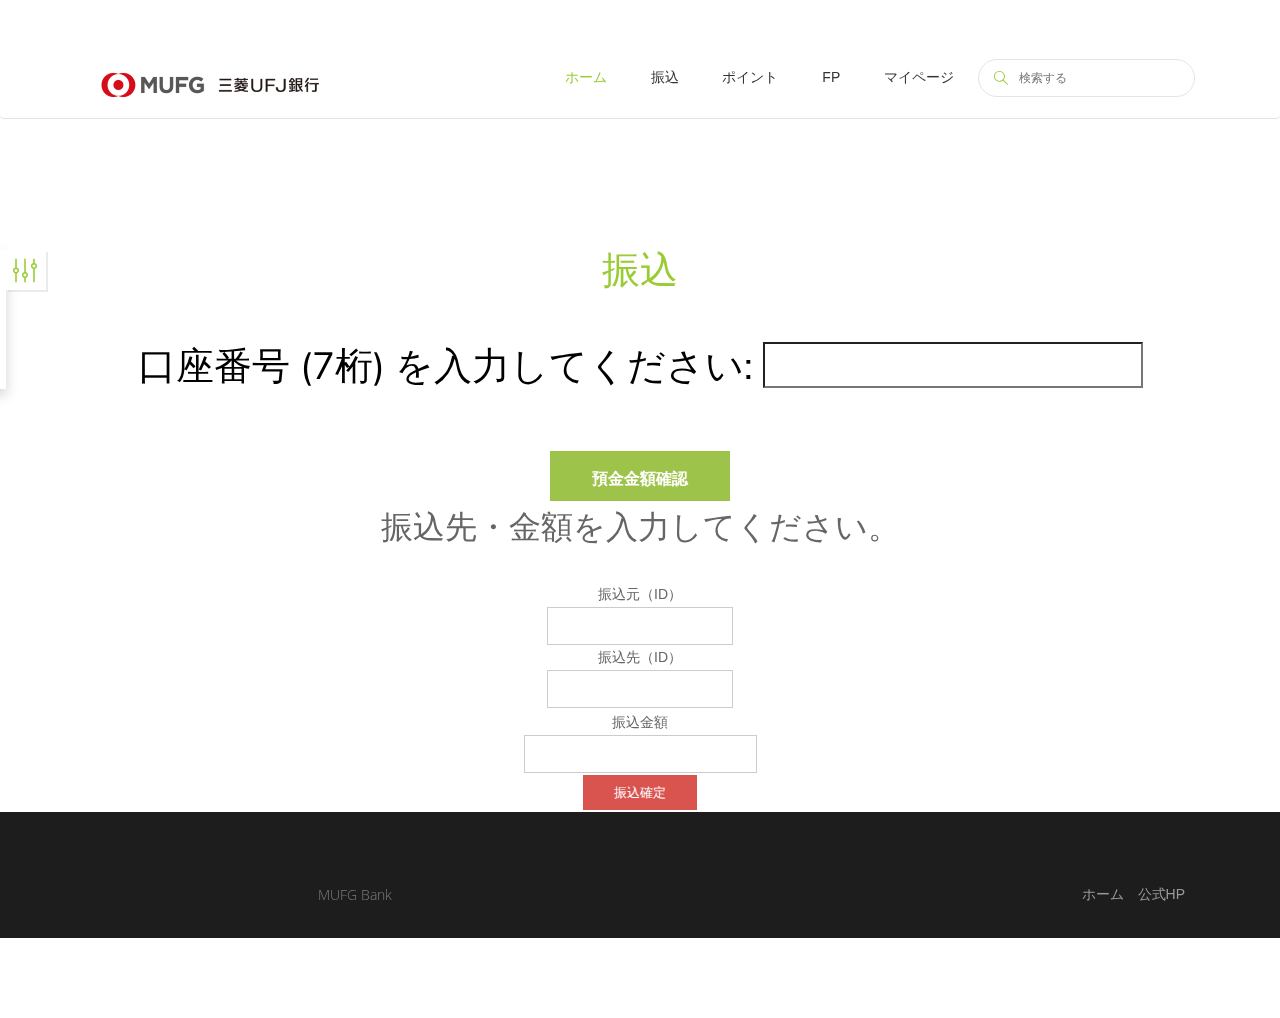
<file: front/index_furi.html>
<!-- DOCTYPE -->
<!DOCTYPE html>
<html lang="en">
  <head>
    <meta charset="utf-8">
    <!-- Viewport Meta Tag -->
    <meta name="viewport" content="width=device-width, initial-scale=1">
    <title>
      Engage - Multi-Purose Bootstrap HTML5 Template
    </title>
    <!-- Bootstrap -->
    <link rel="stylesheet" type="text/css" href="assets/css/bootstrap.min.css">
    <!-- Main Style -->
    <link rel="stylesheet" type="text/css" href="assets/css/main.css">
    <!-- Responsive Style -->
    <link rel="stylesheet" type="text/css" href="assets/css/responsive.css">
    <!--Fonts-->
    <link rel="stylesheet" media="screen" href="assets/fonts/font-awesome/font-awesome.min.css">
    <link rel="stylesheet" media="screen" href="assets/fonts/simple-line-icons.css">    
     
    <!-- Extras -->
    <link rel="stylesheet" type="text/css" href="assets/extras/owl/owl.carousel.css">
    <link rel="stylesheet" type="text/css" href="assets/extras/owl/owl.theme.css">
    <link rel="stylesheet" type="text/css" href="assets/extras/animate.css">
    <link rel="stylesheet" type="text/css" href="assets/extras/normalize.css">
    <link rel="stylesheet" type="text/css" href="assets/extras/settings.css">

    <!-- Color CSS Styles  -->
    <link rel="stylesheet" type="text/css" href="assets/css/colors/green.css" media="screen" />       
    <!-- HTML5 Shim and Respond.js IE8 support of HTML5 elements and media queries -->
    <!--[if lt IE 9]>
    <script src="https://oss.maxcdn.com/libs/html5shiv/3.7.0/html5shiv.js">
    </script>
    <script src="https://oss.maxcdn.com/libs/respond.js/1.4.2/respond.min.js">
    </script>
    <![endif]-->
    <script>
    function ShowAccount2(){
    var anum = $('input[name="acnum"]').val();
    console.log(anum);
    //function ShowAccount(anum){
      $.ajax({
          type: 'GET',
          timeout: 10000,
          url: "https://710sbx8qg9.execute-api.ap-northeast-1.amazonaws.com/dev/accounts/"+anum, //最後の数字7桁が口座番号
          headers: {
                      "accept": "application/json",
                      "Authorization": "vgc9s02t8xizbal6g1wzjeqvwfk25hf2"
                  },
          data: { },
          dataType: 'json',
          cache: false,
      }).done(function(e){
          console.log(e);
          $('#showbalance').text("現在の預金額"+ e.balance+"円");
      }).fail(function(e){
      // 失敗時
      }).always(function(e){
      });
  } 
  function TransferAccount2(){
    var from = $('input[name="from"]').val();
    var to = $('input[name="to"]').val();
    var amountOfMoney = $('input[name="amountOfMoney"]').val();
    console.log(from);
  //function TransferAccount(from,to,amountOfMoney){
      $.ajax({
          type: 'POST',
          timeout: 10000,
          url: "https://710sbx8qg9.execute-api.ap-northeast-1.amazonaws.com/dev/accounts/transfer",
          headers: {
                      "accept": "application/json",
                      "Authorization": "vgc9s02t8xizbal6g1wzjeqvwfk25hf2",
                      //"contentType: application/json"
                  },
          data: {from : from, to : to, amountOfMoney : amountOfMoney},
          //contentType: 'application/json',
          dataType: 'json',
          cache: false,
      }).done(function(e){
          console.log(e);
          PointAdd(1,10);
          $('#transfer').text(from+"から"+to +"へ"+amountOfMoney+"円送金されました");
          $('#transfer2').text("ポイントが10ポイント付与されました");
      }).fail(function(xhr,err){
          console.log(xhr);// 失敗時
      }).always(function(e){
      });
  } 
  function PointAdd(id,val){ //ポイントの増加
        $.ajax({
            type: 'PUT',
            timeout: 10000,
            url: "https://8wq7kom4q2.execute-api.ap-northeast-1.amazonaws.com/v2?id="+id+"&val="+val,
            headers: {
                "accept": "application/json"
            },
            dataType: 'json',
            cache: false,
        }).done(function(e){
            //console.log(JSON.stringify(e.Point));
        }).fail(function(e){
            console.log("failed");
        });
  }
  </script>
  </head>
  <body>

  <!-- Header area wrapper starts -->
  <header id="header-wrap">

    <!-- Roof area starts -->
    
    <!-- Roof area Ends -->

    <!-- Header area starts -->
    <section id="header">

      <!-- Navbar Starts -->
      <nav class="navbar navbar-light" data-spy="affix" data-offset-top="50">
        <div class="container">
          <button class='navbar-toggler hidden-md-up pull-xs-right' data-target='#main-menu' data-toggle='collapse' type='button'>
            ☰
          </button>
          <!-- Brand -->
          <a class="navbar-brand" href="https://www.bk.mufg.jp/">
            <img src="assets/img/MUFG_img.png" alt="三菱UFJ銀行のロゴ">
          </a>
          <div class="collapse navbar-toggleable-sm pull-xs-left pull-md-right" id="main-menu">
            <!-- Navbar Starts -->
            <ul class="nav nav-inline">
              <li class="nav-item dropdown">
                <a class="nav-link active" href="index.html" role="button" aria-haspopup="true" aria-expanded="false">ホーム</a>                  
              </li>                                     
              <li class="nav-item dropdown">
                <a class="nav-link dropdown-toggle"  href="index_furi.html" role="button" aria-haspopup="true" aria-expanded="false">
                  振込
                </a>
              </li>             
              <li class="nav-item dropdown">
                <a class="nav-link dropdown-toggle"  href="index_POINT.html" role="button" aria-haspopup="true" aria-expanded="false">
                  ポイント 
                </a>
              </li>
              <li class="nav-item dropdown">
                <a class="nav-link dropdown-toggle"  href="index_FP2.html" role="button" aria-haspopup="true" aria-expanded="false">
                  FP
                </a>  
              </li>
              <li class="nav-item dropdown">
                <a class="nav-link dropdown-toggle"  href="mypage.html" role="button" aria-haspopup="true" aria-expanded="false">
                  マイページ
                </a>
              </li>     
              <!-- Search in right of nav -->
              <li class="nav-item" class="search">
                <form class="top_search clearfix">
                  <div class="top_search_con">
                    <input class="s" placeholder="検索する" type="text">
                    <span class="top_search_icon"><i class="icon-magnifier"></i></span>
                    <input class="top_search_submit" type="submit">
                  </div>
                </form>
              </li>
              <!-- Search Ends -->                  
            </ul>  
          </div>              
            <!-- Form for navbar search area -->
            <form class="full-search">
              <div class="container">
                <input type="text" placeholder="Type to Search">
                <a href="#" class="close-search">
                  <span class="fa fa-times fa-2x">
                  </span>
                </a>
              </div>
            </form>
            <!-- Search form ends -->
        </div>
      </nav>
        <!-- Navbar Ends -->

    <!-- Team Section -->
    <section id="team" class="section">
      <!-- Container Starts -->
      <div class="container">
        <!-- Row Starts -->
        <div class="row">
          <div class="error-page">
            <h2 class="section-title wow fadeInDown" data-wow-delay=".5s"><a rel="nofollow">振込</a></h2>
    　</div>
          <h1 class="section-title wow fadeInDown" data-wow-delay=".5s">
            <div id="mynum">
              <label for="acnum">口座番号 (7桁) を入力してください:</label>
              <input type="text" id="acnum" name="acnum" required
                  minlength="7" maxlength="7" size="15">
          </div>
          <div id="showbalance"></div>
          </h1>
          
          <div class="container">
          <a href="#" class="btn-open" onClick="ShowAccount2()">預金金額確認</a>
          </div>
          <style>
            .container {
          font-family: "Yu Gothic", YuGothic, Verdana, 'Hiragino Kaku Gothic ProN','Hiragino Kaku Gothic Pro', 'ヒラギノ角ゴ Pro W3', 'メイリオ', Meiryo, sans-serif;
          text-align: center;
          padding-top: 40px;
        }
        .btn-open {
          display: inline-block;
          width: 180px;
          height:50px;
          text-align: center;
          background-color: #9ec34b;
          font-size: 16px;
          line-height: 52px;
          color: #FFF;
          text-decoration: none;
          font-weight: bold;
          border: 2px solid #9ec34b;
          position: relative;
          overflow: hidden;
          z-index: 1;
        }
        .btn-open:after{
          width: 100%;
          height: 0;
          content:"";
          position: absolute;
          top: 50%;
          left: 50%;
          background : #FFF;
          opacity: 0;
          transform: translateX(-50%) translateY(-50%) rotate(45deg);
          transition: .2s;
          z-index: -1;
        }
        .btn-open:hover{
          color: #9ec34b;
        }
        .btn-open:hover:after{
          height: 240%;
          opacity: 1;
        }
        .btn-open:active:after{
          height: 340%;
          opacity: 1;
        }
            </style>
          <h2 class="section-subcontent">振込先・金額を入力してください。</h2>
        </div>
        <div id="transfer"></div>
        <div id="transfer2"></div>
        <center>
        <div class="input-group mb-2">
          <div class="input-group-prepend">
            <span class="input-group-text">振込元（ID）</span>
          </div>
          <input type="text" name="from" class="form-control" value="" required
          minlength="7" maxlength="7" size="15">
          <div class="input-group-prepend">
            <span class="input-group-text">振込先（ID）</span>
          </div>
          <input type="text" name="to" class="form-control" value="" required
          minlength="7" maxlength="7" size="15">
        </div>
        <div class="input-group mb-2">
          <div class="input-group-prepend">
            <span class="input-group-text">振込金額</span>
          </div>
          <input type="number" class="form-control" name="amountOfMoney" required min="0" > 
        </div>

        <div class="input-group mb-2">
          <div class="input-group-append">
            <button type="button" class="btn bg-danger btn-outline-secondary" onclick="TransferAccount2()">振込確定</button>
            <!--<button type="button" class="btn bg-danger btn-outline-secondary">Button</button> -->
          </div>
        </div>
          </div>
        </center>  

        </div>

        <footer>
          <!-- Copyright -->
          <div id="copyright">
            <div class="container">
              <div class="row">
                <div class="col-md-6 col-sm-6">
                  <p class="copyright-text">
                    MUFG Bank
                  </p>
                </div>
                <div class="col-md-6  col-sm-6">
                  <ul class="nav nav-inline pull-xs-right">
                    <li class="nav-item">
                      <a class="nav-link active" href="index.html">ホーム</a>
                    </li>
                    <li class="nav-item">
                      <a class="nav-link" href="https://www.bk.mufg.jp/">公式HP</a>
                    </li>
                  </ul>        
                </div>
              </div>
            </div>
          </div>
          <!-- Copyright  End-->
        </footer>
        <!-- Footer Section End-->
        
        <!-- Go To Top Link -->
        <a href="#" class="back-to-top">
          <i class="fa fa-angle-up">
          </i>
        </a>
      
        <div class="bottom"> <a href="#" class="settings"></a> </div>
      
        <!-- JavaScript & jQuery Plugins -->
        <!-- jQuery Load -->
        <script src="assets/js/jquery-min.js"></script>
        <!-- Bootstrap JS -->
        <script src="assets/js/bootstrap.min.js"></script>
        <!--Text Rotator-->
        <script src="assets/js/jquery.mixitup.js"></script>
        <!--WOW Scroll Spy-->
        <script src="assets/js/wow.js"></script>
        <!-- OWL Carousel -->
        <script src="assets/js/owl.carousel.js"></script>
      
        <!-- WayPoint -->
        <script src="assets/js/waypoints.min.js"></script>
        <!-- CounterUp -->
        <script src="assets/js/jquery.counterup.min.js"></script>
        <!-- ScrollTop -->
        <script src="assets/js/scroll-top.js"></script>
        <!-- Appear -->
        <script src="assets/js/jquery.appear.js"></script>
        <script src="assets/js/jquery.vide.js"></script>
         <!-- All JS plugin Triggers -->
        <script src="assets/js/main.js"></script>
        <script src="assets/js/color-switcher.js"></script>
    
  </body>
</html>
</file>
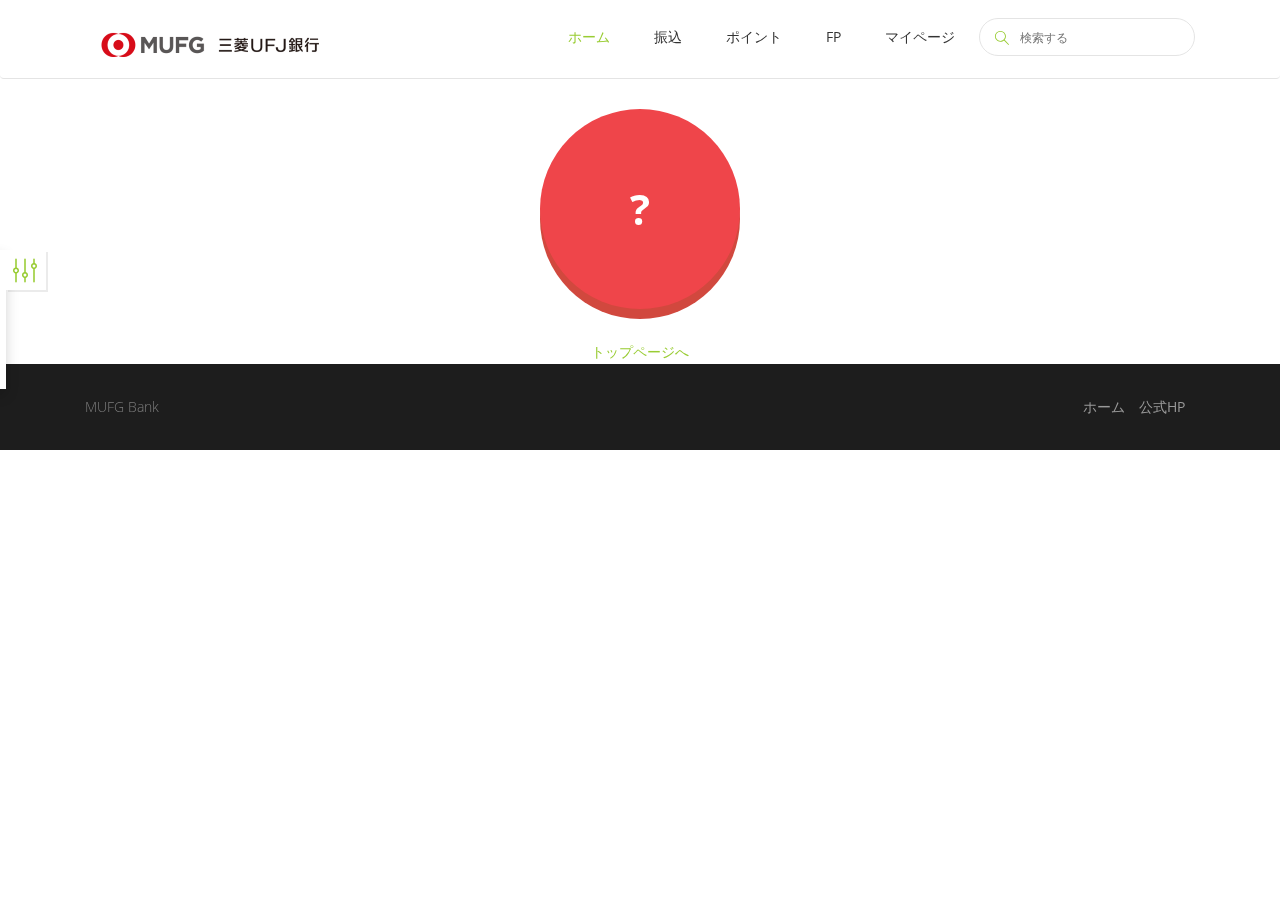
<file: front/index_kiji.html>
<!-- DOCTYPE -->
<!DOCTYPE html>
<html lang="en">
  <head>
    <meta charset="utf-8">
    <!-- Viewport Meta Tag -->
    <meta name="viewport" content="width=device-width, initial-scale=1">
    <title>
      Engage - Multi-Purose Bootstrap HTML5 Template
    </title>
    <link rel="stylesheet" href="css/styles.css">
    <!-- Bootstrap -->
    <link rel="stylesheet" type="text/css" href="assets/css/bootstrap.min.css">
    <!-- Main Style -->
    <link rel="stylesheet" type="text/css" href="assets/css/main.css">
    <!-- Responsive Style -->
    <link rel="stylesheet" type="text/css" href="assets/css/responsive.css">
    <!--Fonts-->
    <link rel="stylesheet" media="screen" href="assets/fonts/font-awesome/font-awesome.min.css">
    <link rel="stylesheet" media="screen" href="assets/fonts/simple-line-icons.css">    
     
    <!-- Extras -->
    <link rel="stylesheet" type="text/css" href="assets/extras/owl/owl.carousel.css">
    <link rel="stylesheet" type="text/css" href="assets/extras/owl/owl.theme.css">
    <link rel="stylesheet" type="text/css" href="assets/extras/animate.css">
    <link rel="stylesheet" type="text/css" href="assets/extras/normalize.css">
    <link rel="stylesheet" type="text/css" href="assets/extras/settings.css">

    <!-- Color CSS Styles  -->
    <link rel="stylesheet" type="text/css" href="assets/css/colors/green.css" media="screen" />       
    <!-- HTML5 Shim and Respond.js IE8 support of HTML5 elements and media queries -->
    <!--[if lt IE 9]>
    <script src="https://oss.maxcdn.com/libs/html5shiv/3.7.0/html5shiv.js">
    </script>
    <script src="https://oss.maxcdn.com/libs/respond.js/1.4.2/respond.min.js">
    </script>
    <![endif]-->
  </head>
  <body>

  <!-- Header area wrapper starts -->
    <header id="header-wrap">

      <!-- Roof area starts -->
      
      <!-- Roof area Ends -->

      <!-- Header area starts -->
      <section id="header">

      <!-- Navbar Starts -->
      <nav class="navbar navbar-light" data-spy="affix" data-offset-top="50">
        <div class="container">
          <button class='navbar-toggler hidden-md-up pull-xs-right' data-target='#main-menu' data-toggle='collapse' type='button'>
            ☰
          </button>
          <!-- Brand -->
          <a class="navbar-brand" href="https://www.bk.mufg.jp/">
            <img src="assets/img/MUFG_img.png" alt="三菱UFJ銀行のロゴ">
          </a>
          <div class="collapse navbar-toggleable-sm pull-xs-left pull-md-right" id="main-menu">
            <!-- Navbar Starts -->
            <ul class="nav nav-inline">
              <li class="nav-item dropdown">
                <a class="nav-link active" href="index.html" role="button" aria-haspopup="true" aria-expanded="false">ホーム</a>                  
              </li>                                     
              <li class="nav-item dropdown">
                <a class="nav-link dropdown-toggle"  href="index_furi.html" role="button" aria-haspopup="true" aria-expanded="false">
                  振込
                </a>
              </li>             
              <li class="nav-item dropdown">
                <a class="nav-link dropdown-toggle"  href="index_POINT.html" role="button" aria-haspopup="true" aria-expanded="false">
                  ポイント 
                </a>
              </li>
              <li class="nav-item dropdown">
                <a class="nav-link dropdown-toggle"  href="index_FP2.html" role="button" aria-haspopup="true" aria-expanded="false">
                  FP
                </a>  
              </li>
              <li class="nav-item dropdown">
                <a class="nav-link dropdown-toggle"  href="mypage.html" role="button" aria-haspopup="true" aria-expanded="false">
                  マイページ
                </a>
              </li>     
              <!-- Search in right of nav -->
              <li class="nav-item" class="search">
                <form class="top_search clearfix">
                  <div class="top_search_con">
                    <input class="s" placeholder="検索する" type="text">
                    <span class="top_search_icon"><i class="icon-magnifier"></i></span>
                    <input class="top_search_submit" type="submit">
                  </div>
                </form>
              </li>
              <!-- Search Ends -->                  
            </ul>  
          </div>              
            <!-- Form for navbar search area -->
            <form class="full-search">
              <div class="container">
                <input type="text" placeholder="Type to Search">
                <a href="#" class="close-search">
                  <span class="fa fa-times fa-2x">
                  </span>
                </a>
              </div>
            </form>
            <!-- Search form ends -->
        </div>
      </nav>
        <!-- Navbar Ends -->

          <div id ="btn">?</div>
          
          <script src="js/main.js"></script>
          <center>
            <h3 id="message"></h3>
            <a href="index.html">トップページへ</a>
          </center>
        
          <footer>
            <!-- Copyright -->
            <div id="copyright">
              <div class="container">
                <div class="row">
                  <div class="col-md-6 col-sm-6">
                    <p class="copyright-text">
                      MUFG Bank
                    </p>
                  </div>
                  <div class="col-md-6  col-sm-6">
                    <ul class="nav nav-inline pull-xs-right">
                      <li class="nav-item">
                        <a class="nav-link active" href="index.html">ホーム</a>
                      </li>
                      <li class="nav-item">
                        <a class="nav-link" href="https://www.bk.mufg.jp/">公式HP</a>
                      </li>
                    </ul>        
                  </div>
                </div>
              </div>
            </div>
            <!-- Copyright  End-->
          </footer>
          <!-- Footer Section End-->
          
          <!-- Go To Top Link -->
          <a href="#" class="back-to-top">
            <i class="fa fa-angle-up">
            </i>
          </a>
        
          <div class="bottom"> <a href="#" class="settings"></a> </div>

    <!-- JavaScript & jQuery Plugins -->
    <!-- jQuery Load -->
    <script src="assets/js/jquery-min.js"></script>
    <!-- Bootstrap JS -->
    <script src="assets/js/bootstrap.min.js"></script>
    <!--Text Rotator-->
    <script src="assets/js/jquery.mixitup.js"></script>
    <!--WOW Scroll Spy-->
    <script src="assets/js/wow.js"></script>
    <!-- OWL Carousel -->
    <script src="assets/js/owl.carousel.js"></script>
 
    <!-- WayPoint -->
    <script src="assets/js/waypoints.min.js"></script>
    <!-- CounterUp -->
    <script src="assets/js/jquery.counterup.min.js"></script>
    <!-- ScrollTop -->
    <script src="assets/js/scroll-top.js"></script>
    <!-- Appear -->
    <script src="assets/js/jquery.appear.js"></script>
    <script src="assets/js/jquery.vide.js"></script>
     <!-- All JS plugin Triggers -->
    <script src="assets/js/main.js"></script>
    <script src="assets/js/color-switcher.js"></script>
    
  </body>
</html>
</file>
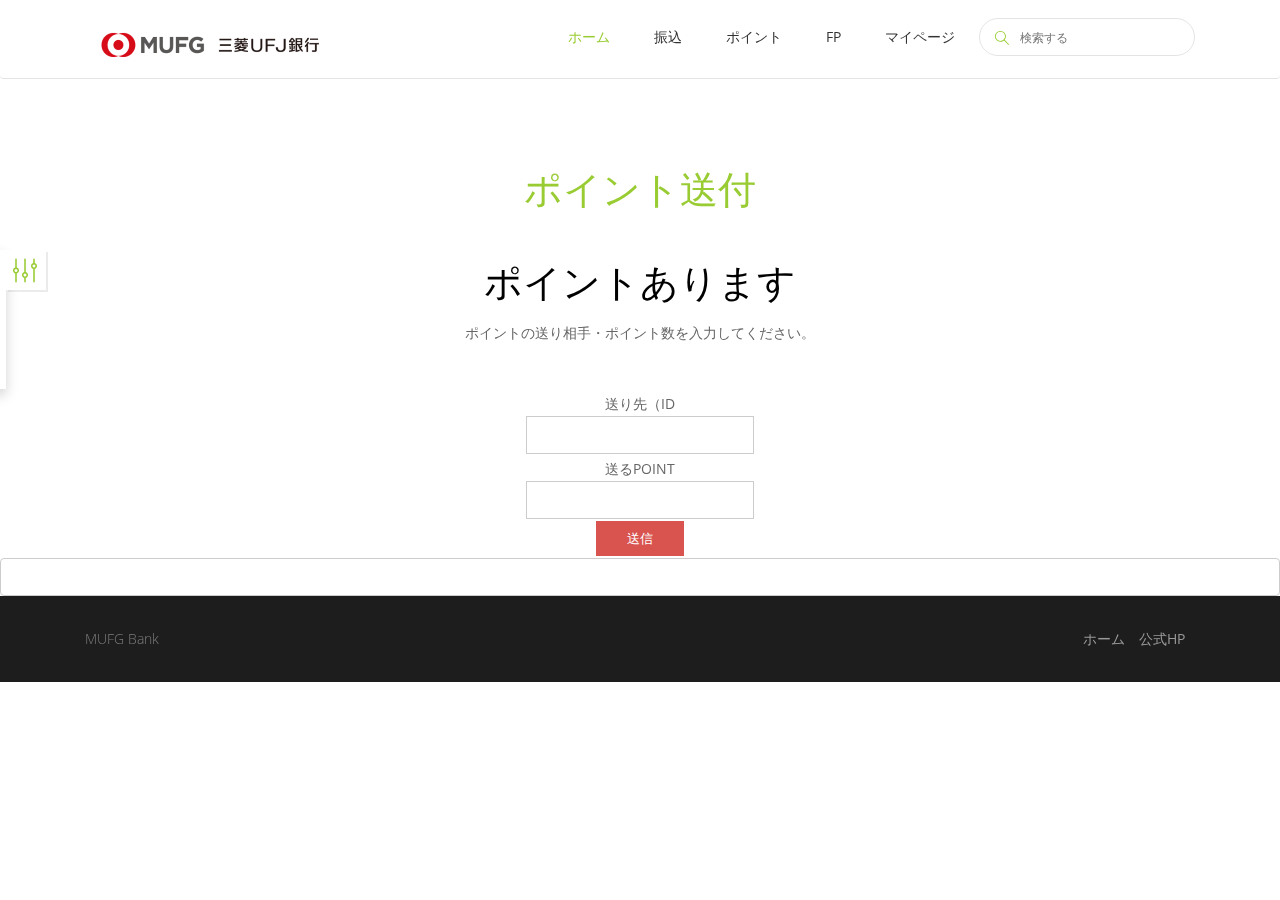
<file: front/index_POINT.html>
<!-- DOCTYPE -->
<!DOCTYPE html>
<html lang="en">
  <head>
    <meta charset="utf-8">
    <!-- Viewport Meta Tag -->
    <meta name="viewport" content="width=device-width, initial-scale=1">
    <title>
      internA
    </title>
    <!-- Bootstrap -->
    <link rel="stylesheet" type="text/css" href="assets/css/bootstrap.min.css">
    <!-- Main Style -->
    <link rel="stylesheet" type="text/css" href="assets/css/main.css">
    <!-- Responsive Style -->
    <link rel="stylesheet" type="text/css" href="assets/css/responsive.css">
    <!--Fonts-->
    <link rel="stylesheet" media="screen" href="assets/fonts/font-awesome/font-awesome.min.css">
    <link rel="stylesheet" media="screen" href="assets/fonts/simple-line-icons.css">    
     
    <!-- Extras -->
    <link rel="stylesheet" type="text/css" href="assets/extras/owl/owl.carousel.css">
    <link rel="stylesheet" type="text/css" href="assets/extras/owl/owl.theme.css">
    <link rel="stylesheet" type="text/css" href="assets/extras/animate.css">
    <link rel="stylesheet" type="text/css" href="assets/extras/normalize.css">
    <link rel="stylesheet" type="text/css" href="assets/extras/settings.css">

    <!-- Color CSS Styles  -->
    <link rel="stylesheet" type="text/css" href="assets/css/colors/green.css" media="screen" />       
    <!-- HTML5 Shim and Respond.js IE8 support of HTML5 elements and media queries -->
    <!--[if lt IE 9]>
    <script src="https://oss.maxcdn.com/libs/html5shiv/3.7.0/html5shiv.js">
    </script>
    <script src="https://oss.maxcdn.com/libs/respond.js/1.4.2/respond.min.js">
    </script>
    <![endif]-->
    <script src="https://code.jquery.com/jquery-3.3.1.js"></script>
    <script>
      function PointCheck(id){ //ポイントの確認
          $.ajax({
              type: 'GET',
              timeout: 10000,
              url: "https://8wq7kom4q2.execute-api.ap-northeast-1.amazonaws.com/v2",
              headers: {
                  "accept": "application/json"
              },
              data: { id : id },
              dataType: 'json',
              cache: false,
          }).done(function(e){
              console.log(e);
              $('#now-point').text(JSON.stringify(e.Point));
          });
      }
      function PointMove(id,furikomi_id,val){ //ポイントの移動
          if(id == furikomi_id){
            alert("自分自身にポイントを送ることはできません")
          }
          if(Number($('#now-point').text()) - val < 0){
            alert("所持ポイントが足りません");
          }
          else{
            //if(PointCheck(id)){
            $.ajax({
                type: 'PUT',
                timeout: 10000,
                url: "https://8wq7kom4q2.execute-api.ap-northeast-1.amazonaws.com/v2?id="+furikomi_id+"&val="+val,
                headers: {
                    "accept": "application/json"
                },
                dataType: 'json',
                cache: false,
            }).done(function(e){
              $.ajax({
                type: 'PUT',
                timeout: 10000,
                url: "https://8wq7kom4q2.execute-api.ap-northeast-1.amazonaws.com/v2?id="+id+"&val="+(-val),
                headers: {
                    "accept": "application/json"
                },
                dataType: 'json',
                cache: false,
              });
              //console.log(JSON.stringify(e.Point));
              PointCheck(id);
              $('#transfer').text(val+"ポイント送付されました");
            });
          }
      }
      function PointSoufu(){
        PointMove(1,$('#okurisaki-id').val(),$('#okuru-point').val());
      }  
      $(document).ready( function(){
          PointCheck(1);
      });
    </script>
  </head>
  <body>

  <!-- Header area wrapper starts -->
    <!-- Header area wrapper starts -->
    <header id="header-wrap">

      <!-- Roof area starts -->
      
      <!-- Roof area Ends -->

      <!-- Header area starts -->
      <section id="header">

        <!-- Navbar Starts -->
        <nav class="navbar navbar-light" data-spy="affix" data-offset-top="50">
          <div class="container">
            <button class='navbar-toggler hidden-md-up pull-xs-right' data-target='#main-menu' data-toggle='collapse' type='button'>
              ☰
            </button>
            <!-- Brand -->
            <a class="navbar-brand" href="https://www.bk.mufg.jp/">
              <img src="assets/img/MUFG_img.png" alt="三菱UFJ銀行のロゴ">
            </a>
            <div class="collapse navbar-toggleable-sm pull-xs-left pull-md-right" id="main-menu">
              <!-- Navbar Starts -->
              <ul class="nav nav-inline">
                <li class="nav-item dropdown">
                  <a class="nav-link active" href="index.html" role="button" aria-haspopup="true" aria-expanded="false">ホーム</a>                  
                </li>                                     
                <li class="nav-item dropdown">
                  <a class="nav-link dropdown-toggle"  href="index_furi.html" role="button" aria-haspopup="true" aria-expanded="false">
                    振込
                  </a>
                </li>             
                <li class="nav-item dropdown">
                  <a class="nav-link dropdown-toggle"  href="index_POINT.html" role="button" aria-haspopup="true" aria-expanded="false">
                    ポイント 
                  </a>
                </li>
                <li class="nav-item dropdown">
                  <a class="nav-link dropdown-toggle"  href="index_FP2.html" role="button" aria-haspopup="true" aria-expanded="false">
                    FP
                  </a> 
                </li>
                <li class="nav-item dropdown">
                  <a class="nav-link dropdown-toggle"  href="mypage.html" role="button" aria-haspopup="true" aria-expanded="false">
                    マイページ
                  </a>
                </li>     
                <!-- Search in right of nav -->
                <li class="nav-item" class="search">
                  <form class="top_search clearfix">
                    <div class="top_search_con">
                      <input class="s" placeholder="検索する" type="text">
                      <span class="top_search_icon"><i class="icon-magnifier"></i></span>
                      <input class="top_search_submit" type="submit">
                    </div>
                  </form>
                </li>
                <!-- Search Ends -->                  
              </ul>  
            </div>              
              <!-- Form for navbar search area -->
              <form class="full-search">
                <div class="container">
                  <input type="text" placeholder="Type to Search">
                  <a href="#" class="close-search">
                    <span class="fa fa-times fa-2x">
                    </span>
                  </a>
                </div>
              </form>
              <!-- Search form ends -->
          </div>
        </nav>
        <!-- Navbar Ends -->

      </section> 

    <!-- Team Section -->
    <section id="team" class="section">
      <!-- Container Starts -->
      <div class="container">
        <!-- Row Starts -->
        <div class="row">
          <div class="error-page">
            <h2 class="section-title wow fadeInDown" data-wow-delay=".5s"><a rel="nofollow">ポイント送付</a></h2>
    　</div>
          <h1 class="section-title wow fadeInDown" data-wow-delay=".5s">
	          <span id="now-point"></span>ポイントあります
	        </h1>
          <p class="section-subcontent">ポイントの送り相手・ポイント数を入力してください。</p>
          <center><div id="transfer"></div></center>
        </div>

        <center>
        <div class="input-group mb-2">
          <div class="input-group-prepend">
            <span class="input-group-text">送り先（ID</span>
          </div>
          <input type="text" class="form-control" id="okurisaki-id">
        </div>
        <div class="input-group mb-2">
          <div class="input-group-prepend">
            <span class="input-group-text">送るPOINT</span>
          </div>
          <input type="text" class="form-control" id="okuru-point">
        </div>

        <div class="input-group mb-2">
          <div class="input-group-append">
            <button type="button" class="btn bg-danger btn-outline-secondary" onclick="PointSoufu()">送信</button>
          </div>
        </div>
          </div>
          <input type="text" class="form-control">
        </div>
      </center>

        <footer>
          <!-- Copyright -->
          <div id="copyright">
            <div class="container">
              <div class="row">
                <div class="col-md-6 col-sm-6">
                  <p class="copyright-text">
                    MUFG Bank 
                  </p>
                </div>
                <div class="col-md-6  col-sm-6">
                  <ul class="nav nav-inline pull-xs-right">
                    <li class="nav-item">
                      <a class="nav-link active" href="index.html">ホーム</a>
                    </li>
                    <li class="nav-item">
                      <a class="nav-link" href="https://www.bk.mufg.jp/">公式HP</a>
                    </li>
                  </ul>        
                </div>
              </div>
            </div>
          </div>
          <!-- Copyright  End-->
        </footer>
        <!-- Footer Section End-->
        
        <!-- Go To Top Link -->
        <a href="#" class="back-to-top">
          <i class="fa fa-angle-up">
          </i>
        </a>
    
        <div class="bottom"> <a href="#" class="settings"></a> </div>
    
        <!-- JavaScript & jQuery Plugins -->
        <!-- jQuery Load -->
        <script src="assets/js/jquery-min.js"></script>
        <!-- Bootstrap JS -->
        <script src="assets/js/bootstrap.min.js"></script>
        <!--Text Rotator-->
        <script src="assets/js/jquery.mixitup.js"></script>
        <!--WOW Scroll Spy-->
        <script src="assets/js/wow.js"></script>
        <!-- OWL Carousel -->
        <script src="assets/js/owl.carousel.js"></script>
     
        <!-- WayPoint -->
        <script src="assets/js/waypoints.min.js"></script>
        <!-- CounterUp -->
        <script src="assets/js/jquery.counterup.min.js"></script>
        <!-- ScrollTop -->
        <script src="assets/js/scroll-top.js"></script>
        <!-- Appear -->
        <script src="assets/js/jquery.appear.js"></script>
        <script src="assets/js/jquery.vide.js"></script>
         <!-- All JS plugin Triggers -->
        <script src="assets/js/main.js"></script>
        <script src="assets/js/color-switcher.js"></script>
    
  </body>
</html>
</file>
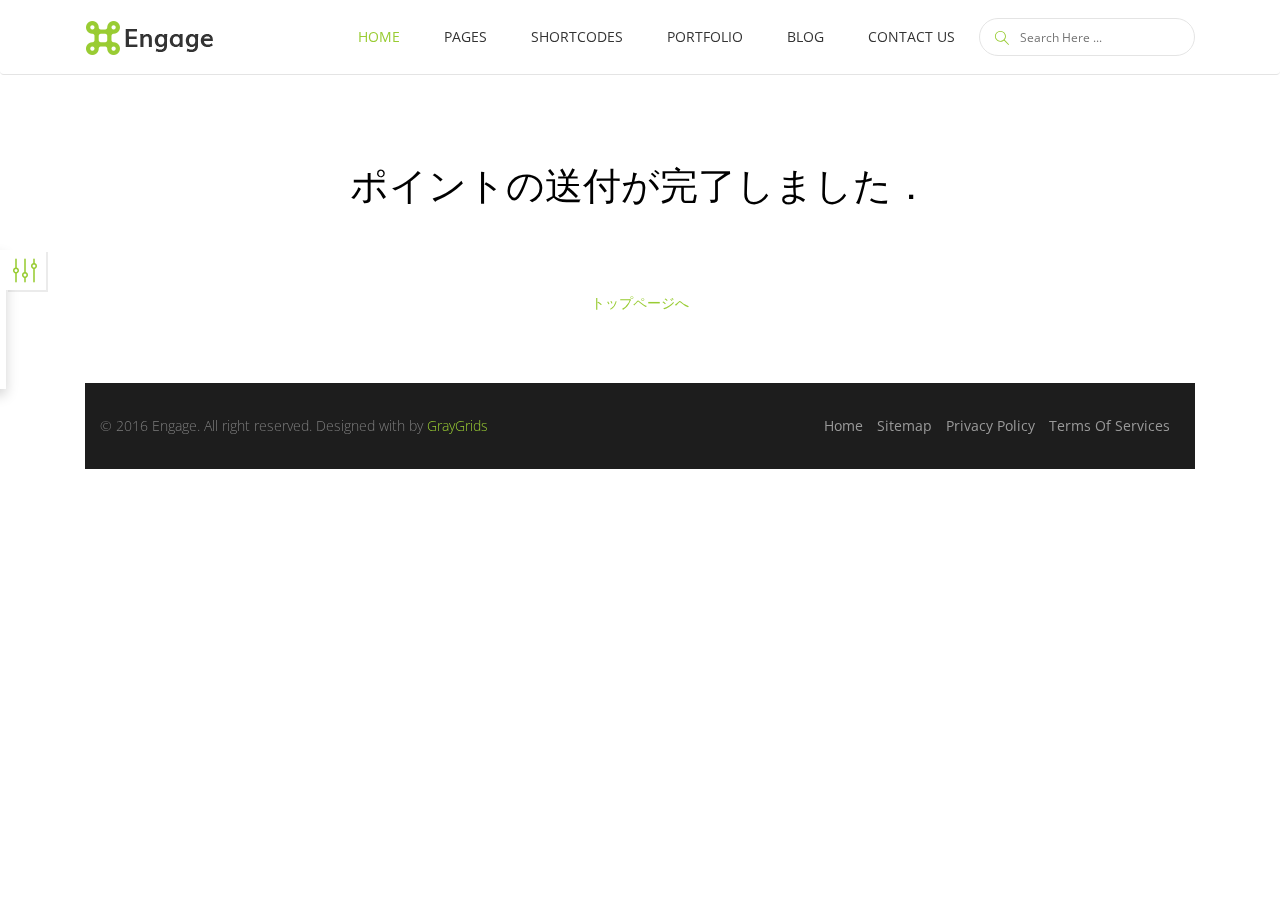
<file: front/index_POINT_completed.html>
<!-- DOCTYPE -->
<!DOCTYPE html>
<html lang="en">
  <head>
    <meta charset="utf-8">
    <!-- Viewport Meta Tag -->
    <meta name="viewport" content="width=device-width, initial-scale=1">
    <title>
      Engage - Multi-Purose Bootstrap HTML5 Template
    </title>
    <!-- Bootstrap -->
    <link rel="stylesheet" type="text/css" href="assets/css/bootstrap.min.css">
    <!-- Main Style -->
    <link rel="stylesheet" type="text/css" href="assets/css/main.css">
    <!-- Responsive Style -->
    <link rel="stylesheet" type="text/css" href="assets/css/responsive.css">
    <!--Fonts-->
    <link rel="stylesheet" media="screen" href="assets/fonts/font-awesome/font-awesome.min.css">
    <link rel="stylesheet" media="screen" href="assets/fonts/simple-line-icons.css">    
     
    <!-- Extras -->
    <link rel="stylesheet" type="text/css" href="assets/extras/owl/owl.carousel.css">
    <link rel="stylesheet" type="text/css" href="assets/extras/owl/owl.theme.css">
    <link rel="stylesheet" type="text/css" href="assets/extras/animate.css">
    <link rel="stylesheet" type="text/css" href="assets/extras/normalize.css">
    <link rel="stylesheet" type="text/css" href="assets/extras/settings.css">

    <!-- Color CSS Styles  -->
    <link rel="stylesheet" type="text/css" href="assets/css/colors/green.css" media="screen" />       
    <!-- HTML5 Shim and Respond.js IE8 support of HTML5 elements and media queries -->
    <!--[if lt IE 9]>
    <script src="https://oss.maxcdn.com/libs/html5shiv/3.7.0/html5shiv.js">
    </script>
    <script src="https://oss.maxcdn.com/libs/respond.js/1.4.2/respond.min.js">
    </script>
    <![endif]-->
  </head>
  <body>

  <!-- Header area wrapper starts -->
    <header id="header-wrap">

      <!-- Roof area starts -->
      
      <!-- Roof area Ends -->

      <!-- Header area starts -->
      <section id="header">

        <!-- Navbar Starts -->
        <nav class="navbar navbar-light" data-spy="affix" data-offset-top="50">
          <div class="container">
            <button class='navbar-toggler hidden-md-up pull-xs-right' data-target='#main-menu' data-toggle='collapse' type='button'>
              ☰
            </button>
            <!-- Brand -->
            <a class="navbar-brand" href="index.html">
              <img src="assets/img/logo.png" alt="">
            </a>
            <div class="collapse navbar-toggleable-sm pull-xs-left pull-md-right" id="main-menu">
              <!-- Navbar Starts -->
              <ul class="nav nav-inline">
                <li class="nav-item dropdown">
                  <a class="nav-link active" href="index.html" role="button" aria-haspopup="true" aria-expanded="false">Home</a>                  
                </li>                                     
                <li class="nav-item dropdown">
                  <a class="nav-link dropdown-toggle" data-toggle="dropdown" href="#" role="button" aria-haspopup="true" aria-expanded="false">
                    Pages
                  </a>
                  <div class="dropdown-menu">                      
                    <a class="dropdown-item" href="about-us.html">About Us</a>
                  </div>
                </li>             
                <li class="nav-item dropdown">
                  <a class="nav-link dropdown-toggle" data-toggle="dropdown" href="#" role="button" aria-haspopup="true" aria-expanded="false">
                    Shortcodes 
                  </a>
                  <div class="dropdown-menu">                      
                    <a class="dropdown-item" href="accordions.html">Accordions</a>
                  </div> 
                </li>
                <li class="nav-item dropdown">
                  <a class="nav-link dropdown-toggle" data-toggle="dropdown" href="#" role="button" aria-haspopup="true" aria-expanded="false">
                    Portfolio
                  </a>                    
                  <div class="dropdown-menu">                      
                    <a class="dropdown-item" href="portfolio-col-2.html">Portfolio 2 Columns</a>
                  </div>  
                </li>
                <li class="nav-item dropdown">
                  <a class="nav-link dropdown-toggle" data-toggle="dropdown" href="#" role="button" aria-haspopup="true" aria-expanded="false">
                    Blog
                  </a>                    
                  <div class="dropdown-menu">                      
                    <a class="dropdown-item" href="sidebar-right.html">Sidebar Right</a>
                    <a class="dropdown-item" href="sidebar-left.html">Sidebar Left</a>
                    <a class="dropdown-item" href="sidebar-full.html">Full Width</a>
                    <a class="dropdown-item" href="blog-single.html">Single Post</a>
                    <a class="dropdown-item" href="blog-grids.html">Blog Grids</a>
                  </div>                   
                </li> 
                <li class="nav-item dropdown">
                  <a class="nav-link dropdown-toggle" data-toggle="dropdown" href="#" role="button" aria-haspopup="true" aria-expanded="false">
                    Contact Us
                  </a>
                  <div class="dropdown-menu">                      
                    <a class="dropdown-item" href="contact1.html">Contact us 1</a>
                    <a class="dropdown-item" href="contact2.html">Contact us 2</a>
                  </div>
                </li>
                <!-- Search in right of nav -->
                <li class="nav-item" class="search">
                  <form class="top_search clearfix">
                    <div class="top_search_con">
                      <input class="s" placeholder="Search Here ..." type="text">
                      <span class="top_search_icon"><i class="icon-magnifier"></i></span>
                      <input class="top_search_submit" type="submit">
                    </div>
                  </form>
                </li>
                <!-- Search Ends -->                  
              </ul>  
            </div>              
              <!-- Form for navbar search area -->
              <form class="full-search">
                <div class="container">
                  <input type="text" placeholder="Type to Search">
                  <a href="#" class="close-search">
                    <span class="fa fa-times fa-2x">
                    </span>
                  </a>
                </div>
              </form>
              <!-- Search form ends -->
          </div>
        </nav>
        <!-- Navbar Ends -->

    <!-- Team Section -->
    <section id="team" class="section">
      <!-- Container Starts -->
      <div class="container">
        <!-- Row Starts -->
        <div class="row">
					<h1 class="section-title wow fadeInDown" data-wow-delay=".5s">
            ポイントの送付が完了しました．
          </h1>
        </div>

        <center><a href="index.html" style="line-height:10rem;">トップページへ</a></center>

      <footer>
      <!-- Copyright -->
      <div id="copyright">
        <div class="container">
          <div class="row">
            <div class="col-md-6 col-sm-6">
              <p class="copyright-text">
                ©  2016 Engage. All right reserved. Designed with by <a href="#">GrayGrids</a>
              </p>
            </div>
            <div class="col-md-6  col-sm-6">
              <ul class="nav nav-inline pull-xs-right">
                <li class="nav-item">
                  <a class="nav-link active" href="#">Home</a>
                </li>
                <li class="nav-item">
                  <a class="nav-link" href="#">Sitemap</a>
                </li>
                <li class="nav-item">
                  <a class="nav-link" href="#">Privacy Policy</a>
                </li>
                <li class="nav-item">
                  <a class="nav-link" href="#">Terms of services</a>
                </li>
              </ul>        
            </div>
          </div>
        </div>
      </div>
      <!-- Copyright  End-->
      
    </footer>
    
    <!-- Go To Top Link -->
    <a href="#" class="back-to-top">
      <i class="fa fa-angle-up">
      </i>
    </a>

    <div class="bottom"> <a href="#" class="settings"></a> </div>

    <!-- JavaScript & jQuery Plugins -->
    <!-- jQuery Load -->
    <script src="assets/js/jquery-min.js"></script>
    <!-- Bootstrap JS -->
    <script src="assets/js/bootstrap.min.js"></script>
    <!--Text Rotator-->
    <script src="assets/js/jquery.mixitup.js"></script>
    <!--WOW Scroll Spy-->
    <script src="assets/js/wow.js"></script>
    <!-- OWL Carousel -->
    <script src="assets/js/owl.carousel.js"></script>
 
    <!-- WayPoint -->
    <script src="assets/js/waypoints.min.js"></script>
    <!-- CounterUp -->
    <script src="assets/js/jquery.counterup.min.js"></script>
    <!-- ScrollTop -->
    <script src="assets/js/scroll-top.js"></script>
    <!-- Appear -->
    <script src="assets/js/jquery.appear.js"></script>
    <script src="assets/js/jquery.vide.js"></script>
     <!-- All JS plugin Triggers -->
    <script src="assets/js/main.js"></script>
    <script src="assets/js/color-switcher.js"></script>
    
  </body>
</html>
</file>
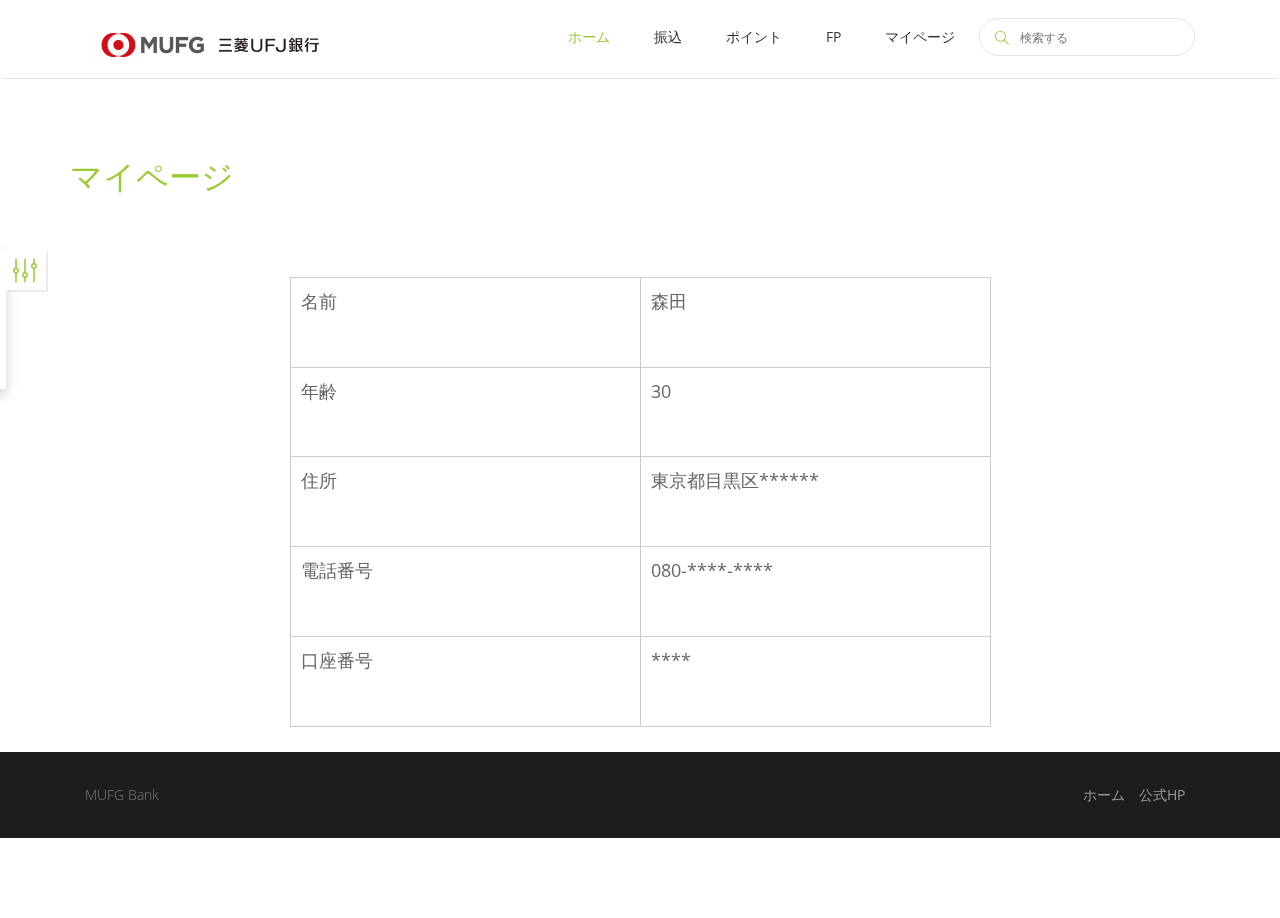
<file: front/mypage.html>
<!-- DOCTYPE -->
<!DOCTYPE html>
<html lang="en">
  <head>
    <meta charset="utf-8">
    <!-- Viewport Meta Tag -->
    <meta name="viewport" content="width=device-width, initial-scale=1">
    <title>
      internA
    </title>
    <!-- Bootstrap -->
    <link rel="stylesheet" type="text/css" href="assets/css/bootstrap.min.css">
    <!-- Main Style -->
    <link rel="stylesheet" type="text/css" href="assets/css/main.css">
    <!-- Responsive Style -->
    <link rel="stylesheet" type="text/css" href="assets/css/responsive.css">
    <!--Fonts-->
    <link rel="stylesheet" media="screen" href="assets/fonts/font-awesome/font-awesome.min.css">
    <link rel="stylesheet" media="screen" href="assets/fonts/simple-line-icons.css">    
     
    <!-- Extras -->
    <link rel="stylesheet" type="text/css" href="assets/extras/owl/owl.carousel.css">
    <link rel="stylesheet" type="text/css" href="assets/extras/owl/owl.theme.css">
    <link rel="stylesheet" type="text/css" href="assets/extras/animate.css">
    <link rel="stylesheet" type="text/css" href="assets/extras/normalize.css">
    <link rel="stylesheet" type="text/css" href="assets/extras/settings.css">

    <!-- Color CSS Styles  -->
    <link rel="stylesheet" type="text/css" href="assets/css/colors/green.css" media="screen" />       
    <!-- HTML5 Shim and Respond.js IE8 support of HTML5 elements and media queries -->
    <!--[if lt IE 9]>
    <script src="https://oss.maxcdn.com/libs/html5shiv/3.7.0/html5shiv.js">
    </script>
    <script src="https://oss.maxcdn.com/libs/respond.js/1.4.2/respond.min.js">
    </script>
    <![endif]-->
    <link rel="stylesheet" type="text/css" href="assets/css/mypage.css">
  </head>
  <body>

  <!-- Header area wrapper starts -->
  <header id="header-wrap">

    <!-- Roof area starts -->
    
    <!-- Roof area Ends -->

    <!-- Header area starts -->
    <section id="header">

      <!-- Navbar Starts -->
      <nav class="navbar navbar-light" data-spy="affix" data-offset-top="50">
        <div class="container">
          <button class='navbar-toggler hidden-md-up pull-xs-right' data-target='#main-menu' data-toggle='collapse' type='button'>
            ☰
          </button>
          <!-- Brand -->
          <a class="navbar-brand" href="https://www.bk.mufg.jp/">
            <img src="assets/img/MUFG_img.png" alt="三菱UFJ銀行のロゴ">
          </a>
          <div class="collapse navbar-toggleable-sm pull-xs-left pull-md-right" id="main-menu">
            <!-- Navbar Starts -->
            <ul class="nav nav-inline">
              <li class="nav-item dropdown">
                <a class="nav-link active" href="index.html" role="button" aria-haspopup="true" aria-expanded="false">ホーム</a>                  
              </li>                                     
              <li class="nav-item dropdown">
                <a class="nav-link dropdown-toggle"  href="index_furi.html" role="button" aria-haspopup="true" aria-expanded="false">
                  振込
                </a>
              </li>             
              <li class="nav-item dropdown">
                <a class="nav-link dropdown-toggle"  href="index_POINT.html" role="button" aria-haspopup="true" aria-expanded="false">
                  ポイント 
                </a>
              </li>
              <li class="nav-item dropdown">
                <a class="nav-link dropdown-toggle"  href="index_FP2.html" role="button" aria-haspopup="true" aria-expanded="false">
                  FP
                </a>  
              </li>
              <li class="nav-item dropdown">
                <a class="nav-link dropdown-toggle"  href="mypage.html" role="button" aria-haspopup="true" aria-expanded="false">
                  マイページ
                </a>
              </li>     
              <!-- Search in right of nav -->
              <li class="nav-item" class="search">
                <form class="top_search clearfix">
                  <div class="top_search_con">
                    <input class="s" placeholder="検索する" type="text">
                    <span class="top_search_icon"><i class="icon-magnifier"></i></span>
                    <input class="top_search_submit" type="submit">
                  </div>
                </form>
              </li>
              <!-- Search Ends -->                  
            </ul>  
          </div>              
            <!-- Form for navbar search area -->
            <form class="full-search">
              <div class="container">
                <input type="text" placeholder="Type to Search">
                <a href="#" class="close-search">
                  <span class="fa fa-times fa-2x">
                  </span>
                </a>
              </div>
            </form>
            <!-- Search form ends -->
        </div>
      </nav>
        <!-- Navbar Ends -->

    <!-- Team Section -->
    <section id="team" class="section">
      <!-- Container Starts -->
      <div class="container">
        <div class="row text-center">
            <div class="error-page">
                  <h2><a rel="nofollow">マイページ</a></h2>
          　</div>
           <br>
          <table class="mypage" height="450px">
 　　　　     <tr><td>名前</td><td>森田</td></tr>
　　　　      <tr><td>年齢</td><td>30</td></tr>
　　　　      <tr><td>住所</td><td>東京都目黒区******</td></tr>
　　　　      <tr><td>電話番号</td><td>080-****-****</td></tr>
 　　　　     <tr><td>口座番号</td><td>****</td></tr>
　　　　   </table>
        </div>
    </div>
<br>
        <footer>
          <!-- Copyright -->
          <div id="copyright">
            <div class="container">
              <div class="row">
                <div class="col-md-6 col-sm-6">
                  <p class="copyright-text">
                    MUFG Bank
                  </p>
                </div>
                <div class="col-md-6  col-sm-6">
                  <ul class="nav nav-inline pull-xs-right">
                    <li class="nav-item">
                      <a class="nav-link active" href="index.html">ホーム</a>
                    </li>
                    <li class="nav-item">
                      <a class="nav-link" href="https://www.bk.mufg.jp/">公式HP</a>
                    </li>
                  </ul>        
                </div>
              </div>
            </div>
          </div>
          <!-- Copyright  End-->
        </footer>
        <!-- Footer Section End-->
        
        <!-- Go To Top Link -->
        <a href="#" class="back-to-top">
          <i class="fa fa-angle-up">
          </i>
        </a>
      
        <div class="bottom"> <a href="#" class="settings"></a> </div>
      
        <!-- JavaScript & jQuery Plugins -->
        <!-- jQuery Load -->
        <script src="assets/js/jquery-min.js"></script>
        <!-- Bootstrap JS -->
        <script src="assets/js/bootstrap.min.js"></script>
        <!--Text Rotator-->
        <script src="assets/js/jquery.mixitup.js"></script>
        <!--WOW Scroll Spy-->
        <script src="assets/js/wow.js"></script>
        <!-- OWL Carousel -->
        <script src="assets/js/owl.carousel.js"></script>
      
        <!-- WayPoint -->
        <script src="assets/js/waypoints.min.js"></script>
        <!-- CounterUp -->
        <script src="assets/js/jquery.counterup.min.js"></script>
        <!-- ScrollTop -->
        <script src="assets/js/scroll-top.js"></script>
        <!-- Appear -->
        <script src="assets/js/jquery.appear.js"></script>
        <script src="assets/js/jquery.vide.js"></script>
         <!-- All JS plugin Triggers -->
        <script src="assets/js/main.js"></script>
        <script src="assets/js/color-switcher.js"></script>
    
  </body>
</html>
</file>
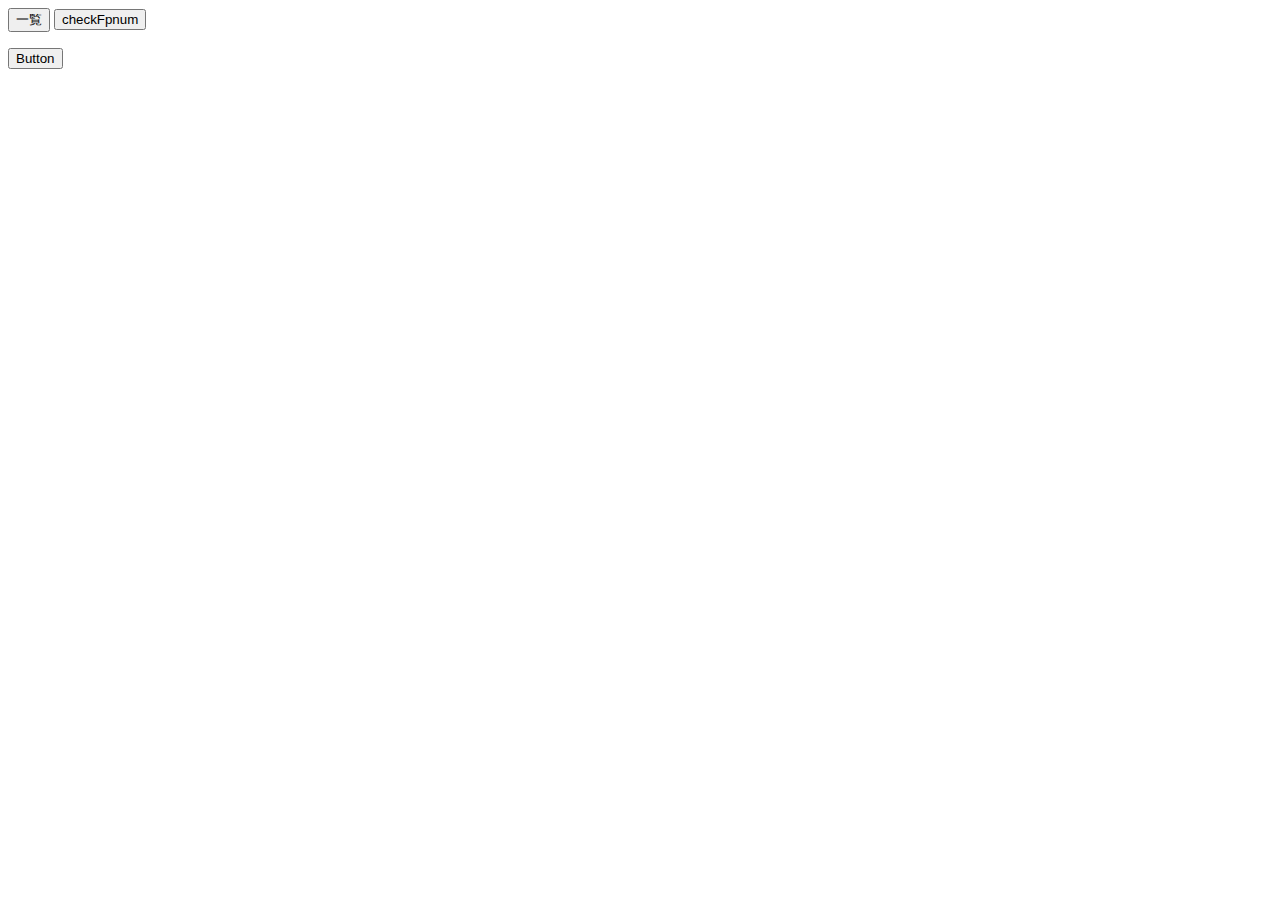
<file: jqDemo/FP_index.html>
<!DOCTYPE html>
<head>
    <script src="https://code.jquery.com/jquery-3.3.1.js"></script>
<script>
    /*function addJoke(){
        $.get("https://official-joke-api.appspot.com/random_joke", function(data){
        $('#joke').text( JSON.stringify(data.setup) + ":" + JSON.stringify(data.punchline) + "<br>");
        console.log(data)
        });
    }
    function PointCheck(){
        $.get("https://8wq7kom4q2.execute-api.ap-northeast-1.amazonaws.com/v2", {id:1}, function(data){
        $('#point_check').text( JSON.stringify(data.NameLast) + JSON.stringify(data.NameFirst) + ":" + JSON.stringify(data.Point) + "ポイント<br>");
        console.log(data)
        });
    }*/
    function FPGet_Point(id){ //指定されたFPの個人情報
        $.ajax({
            type: 'GET',
            timeout: 10000,
            url: "https://pmj0we4ptc.execute-api.ap-northeast-1.amazonaws.com/fp/fp?id="+id,
            headers: {
                "accept": "application/json",
            },
            data: { id : id },
            dataType: 'json',
            cache: false,
        }).done(function(data){
            console.log(data);
            $('#FPGet-point').val(data.Point);
            $('#okurisaki-id').val(data.id);
        });
    }

    function FPNumCheck(id){ //FPの電話番号の確認
        $.ajax({
            type: 'GET',
            timeout: 10000,
            url: "https://pmj0we4ptc.execute-api.ap-northeast-1.amazonaws.com/fp?id="+id,
            headers: {
                "accept": "application/json"
            },
            data: { id : id },
            dataType: 'json',
            cache: false,
        }).done(function(e){
            console.log(e);
            $('#num').text(JSON.stringify(e));
        });
    }
    function PointCheck(id){ //ポイントの確認
          $.ajax({
              type: 'GET',
              timeout: 10000,
              url: "https://8wq7kom4q2.execute-api.ap-northeast-1.amazonaws.com/v2",
              headers: {
                  "accept": "application/json"
              },
              data: { id : id },
              dataType: 'json',
              cache: false,
          }).done(function(e){
              console.log(e);
              $('#now-point').text(JSON.stringify(e.Point));
          });
      }
      function PointMove(id,furikomi_id,val){ //ポイントの移動
        console.log(furikomi_id);
        console.log(val)
          if(id == furikomi_id){
            alert("自分自身にポイントを送ることはできません")
          }
          if(Number($('#now-point').text()) - val < 0){
            alert("所持ポイントが足りません");
          }
          else{
            //if(PointCheck(id)){
            $.ajax({
                type: 'PUT',
                timeout: 10000,
                url: "https://8wq7kom4q2.execute-api.ap-northeast-1.amazonaws.com/v3/?id="+furikomi_id+"&val="+val,
                headers: {
                    "accept": "application/json"
                },
                dataType: 'json',
                cache: false,
            }).done(function(e){
              $.ajax({
                type: 'PUT',
                timeout: 10000,
                url: "https://8wq7kom4q2.execute-api.ap-northeast-1.amazonaws.com/v3/?id="+id+"&val="+(-val),
                headers: {
                    "accept": "application/json"
                },
                dataType: 'json',
                cache: false,
              });
              //console.log(JSON.stringify(e.Point));
              PointCheck(id);
            });
          }
      }
      function PointSoufu(){
          PointMove(1,$('#okurisaki-id').val(),$('#FPGet-point').val());
      }  
      $(document).ready( function(){
          PointCheck(1);
      });
</script>
</head>

<body>
    <button onclick="FPGet_Point(2)">一覧</button>
    <button onclick="FPNumCheck(1)">checkFpnum</button>
    <div id="num"></div>
    <p id="now-point"></p>
    <input type="hidden" id="okurisaki-id">
    <input type="hidden" id="FPGet-point">
    <button type="button" onclick="PointSoufu()">Button</button>
</body>
</html>
</file>
<file: engage-free-lite/assets/css/main.css>
@import url(https://fonts.googleapis.com/css?family=Open+Sans:400,700,800,300);
@import url(https://fonts.googleapis.com/css?family=Muli);
/*You can add your won color also */
body {
  font-family: 'Open Sans', sans-serif;
  background: #fff;
  font-size: 14px;
  font-weight: 400;
  -webkit-box-sizing: border-box;
  -moz-box-sizing: border-box;
  box-sizing: border-box;
  -webkit-font-smoothing: subpixel-antialiased;
  color: #666;
  line-height: 25px;
  -webkit-backface-visibility: hidden;
  backface-visibility: hidden;
}
.form-group .help-block {
  color: red;
}
.roof-menu ul li.active a:hover {
  opacity: 0.8;
}
.roof-menu ul li a:hover {
  opacity: 0.8;
}
.section-padding {
  padding: 110px 0;
}
.mt-10 {
  margin-top: 10px;
}
.mt-20 {
  margin-top: 20px;
}
.mt-30 {
  margin-top: 30px;
}
.mt-40 {
  margin-top: 40px;
}
.mt-50 {
  margin-top: 50px;
}
.mt-80 {
  margin-top: 80px;
}
.mb-10 {
  margin-bottom: 10px;
}
.mb-20 {
  margin-bottom: 20px;
}
.mb-30 {
  margin-bottom: 30px;
}
.mb-40 {
  margin-bottom: 40px;
}
.mb-50 {
  margin-bottom: 50pxs;
}
h1,
h2,
h3,
h4 {
  font-family: 'Muli', sans-serif;
  font-weight: 400;
}
p {
  font-size: 14px;
  font-family: 'Open Sans', sans-serif;
  font-weight: 300;
}
a {
  
  -webkit-transition: all 0.2s linear;
  -moz-transition: all 0.2s linear;
  -o-transition: all 0.2s linear;
  transition: all 0.2s linear;
}
a:hover {
  color: #a22f30;
  text-decoration: none;
}
a:focus {
  outline: none;
  text-decoration: none;
}
.ordinary-row {
  padding: 80px 0 90px;
}
.section-title + .row {
  padding: 40px 0 90px;
}
.btn,
button {
  padding: 7px 30px;
  border-radius: 0px;
  font-weight: 400;
  color: #fff;
  font-size: 13px;
  -webkit-transition: all 0.2s linear;
  -moz-transition: all 0.2s linear;
  -o-transition: all 0.2s linear;
  transition: all 0.2s linear;
  display: inline-block;
}
.btn:hover,
button:hover {
  color: #fff;
}
.section {
  padding: 80px 0;
}
.input-group-btn button {
  padding: 11px 20px;
}
.btn-common {
  color: #FFF;
  background: #ff5959;
  position: relative;
  border: transparent;
  z-index: 1;
}

.btn-common:before {
  content: '';
  position: absolute;
  top: 0;
  left: 0;
  width: 3px;
  height: 100%;
  z-index: -1;
  
  -webkit-transition: all 0.2s linear;
  -moz-transition: all 0.2s linear;
  -o-transition: all 0.2s linear;
  transition: all 0.2s linear;
}
.btn-radius:before {
  border-radius: 5px 0px 0px 5px; 
}
.btn-round {
  border-radius: 1.5em;
}
.btn-outline {
 
  border-width: 2px;
}
.btn-outline:hover {
  color: #fff;
  border: 2px solid transparent;
  
}
.btn-common:hover:before {
  width: 100%;
}
.btn-border {
  background: rgba(255, 255, 255, 0.18);
  border: 2px solid #fff;
  color: #fff;
}
.btn-border:hover {
  background: rgba(255, 255, 255, 0.3);
  border: 2px solid #ffffff;
  color: #fff;
}
.btn-lg {
  padding: 14px 33px;
  text-transform: uppercase;
  font-size: 16px;
}
.btn-xs {
  font-size: 11px;
  padding: 10px 12px;
}
.btn-sm {
  padding: 12px 15px;
}
.btn-md {
  font-size: 15px;
  padding: 12px 25px;
}
.btn-radius {
  border-radius: 5px;
}

.input-group .form-control {
  border-radius: 30px 0 0 30px;
}
.form-group label {
  margin-bottom: 24px;
}
.form-group .radius-input {
  border-radius: 30px;
  height: 45px;
}
.form-group .flat-input {
  border-radius: 0;
}
.form-group .form-control {
  background: #ffffff;
  padding-right: 30px;
  color: #666;
  position: relative;
  box-shadow: none;
}
.form-group .form-control:focus {
  
}
.form-group .help-block {
  font-weight: 700;
}
.label {
  font-weight: normal;
  margin: 0 2px;
}
.social-links {
  display: inline-block;
}
.social-links a {
  display: inline-block;
  margin: 0 0 0 5px;
}
.social-links a i {
  width: 32px;
  height: 32px;
  vertical-align: middle;
  border-radius: 100%;
  line-height: 32px;
  -webkit-transition: all 0.2s linear;
  -moz-transition: all 0.2s linear;
  -o-transition: all 0.2s linear;
  transition: all 0.2s linear;
}
.social-links a i:hover {
  -webkit-transition: all 0.2s linear;
  -moz-transition: all 0.2s linear;
  -o-transition: all 0.2s linear;
  transition: all 0.2s linear;
}
.social-links a .fa-twitter:hover {
  color: #00aced;
}
.social-links a .fa-facebook:hover {
  color: #3b5998;
}
.social-links a .fa-google-plus:hover {
  color: #dd4b39;
}
.social-links a .fa-youtube-play:hover {
  color: #bb0000;
}
.social-links a .fa-linkedin:hover {
  color: #007bb6;
}
li.search {
  position: inherit;
  padding-right: 10px;
}
li.search .open-search {
  margin-right: 0 !important;
}
li.search .open-search i {
  font-size: 13px;
}
.navbar-engage .navbar-nav > li.search > a:before {
  display: none;
}
i {
  transition: all 0.3s ease-in-out;
}
i:hover {
  opacity: 0.8;
  transition: all 0.3s ease-in-out;
}
.full-search {
  display: none;
  position: absolute;
  top: 100%;
  left: 0;
  width: 100%;
  background: #333;
  padding: 15px 0;
  z-index: 999;
}
.full-search input[type="text"] {
  outline: medium none;
  display: inline-block;
  width: 97%;
  background: transparent;
  color: #FFF;
  font-size: 28px;
  padding: 4px 16px 8px;
  line-height: 39px;
  border-radius: 3px;
  height: auto;
  border: 1px solid #444;
}
.section-title {
  text-align: center;
  font-size: 38px;
  line-height: 40px;
  color: #000;
  font-family: 'Muli', sans-serif;
  padding: 10px 0;
}
.section-subcontent {
  text-align: center;
  padding-bottom: 30px;
}
.small-title {
  font-size: 22px;
  position: relative;
  text-align: left;
}

/* ScrollToTop */
.back-to-top {
  display: none;
  position: fixed;
  bottom: 18px;
  right: 15px;
}
.back-to-top i {
  display: block;
  font-size: 18px;
  width: 36px;
  height: 36px;
  line-height: 36px;
  color: #fff;
  border-radius: 0px;
  text-align: center;
  
  transition: all 0.2s ease-in-out;
  -moz-transition: all 0.2s ease-in-out;
  -webkit-transition: all 0.2s ease-in-out;
  -o-transition: all 0.2s ease-in-out;
}
.page-header {
  padding: 0;
  margin: 0;
  position: relative;
  background: url(../img/backgrounds/testimonial-bg.jpg);
  min-height: 164px;
}
.page-header .page-header-inner {
  color: #fff;
  height: 100%;
  padding: 40px 0;
  position: absolute;
  width: 100%;
}
.page-header .page-header-inner:before {
  background: rgba(231, 76, 60, 0.2);
  position: absolute;
  width: 100%;
  height: 100%;
  top: 0;
  bottom: 0;
  content: "";
  display: block;
}
.page-header .page-title {
  color: #fff;
  font-size: 44px;
  font-weight: 600;
  margin-bottom: 10px !important;
  padding: 15px 0;
  text-align: left;
}
.page-header .breadcrumb {
  margin: 0;
  padding: 0;
  background: transparent;
  position: relative;
  z-index: 9;
}
.page-header .breadcrumb li {
  line-height: 25px;
}
.page-header .section-title:before {
  width: 40px;
}
.switcher-box {
  position: fixed;
  width: 140px;
  top: 20%;
  left: -140px;
  z-index: 9999;
  background: #FFF;
  border: 1px solid #F3F3F3;
  padding: 15px;
  -webkit-transition: all 0.4s ease-out;
  -moz-transition: all 0.4s ease-out;
  -ms-transition: all 0.4s ease-out;
  -0-transition: all 0.4s ease-out;
  transition: all 0.4s ease-out;
}
.switcher-box h4 {
  color: #292929;
  font-family: "Roboto", sans-serif;
  font-size: 15px;
  margin-top: 0px;
  text-align: center;
  text-transform: uppercase;
  margin-bottom: 10px;
  font-weight: bold;
}
.switcher-box .colors-list {
  margin: 0px 0px 0px -4px;
}
.switcher-box .colors-list li {
  display: inline-block;
  font-size: 0px;
  list-style: none;
  margin: 0px 4px;
}
.switcher-box .colors-list li a {
  width: 25px;
  cursor: pointer;
  height: 25px;
  display: block;
}
.switcher-box .colors-list li a.default {
  background-color: #9C3;
}
.switcher-box .colors-list li a.red {
  background-color: #c74041;
}
.switcher-box .colors-list li a.lightblue {
  background-color: #00D3F9;
}
.switcher-box .colors-list li a.gray {
  background-color: #9BB5AC;
}
.switcher-box .colors-list li a.coffee {
  background-color: #998675;
}
.switcher-box .colors-list li a.green {
  background-color: #9C3;
}
.switcher-box .colors-list li a.orange {
  background-color: #F60;
}
.switcher-box .colors-list li a.wisteria {
  background-color: #9b59b6;
}
.switcher-box .colors-list li a.mblue {
  background-color: #34495e;
}
.switcher-box .colors-list li a.greensea {
  background-color: #1abc9c;
}
.switcher-box .open-switcher {
  position: absolute;
  right: -50px;
  top: -1px;
  width: 50px;
  border-radius: 0px;
  border: 0px none;
  padding: 0px;
  height: 50px;
  background: #DDD;
}
.switcher-box .open-switcher i {
  text-align: center;
  line-height: 50px;
  cursor: pointer;
  font-size: 25px;
  color: #292929;
  display: block;
}
.switcher-massage {
  font-size: 12px;
  line-height: 15px;
  color: 808080;
  margin: 10px 0px 0px;
}
#loader {
  position: fixed;
  background: #fff;
  top: 0;
  left: 0;
  width: 100%;
  height: 100%;
  z-index: 9999999999;
}
.square-spin {
  position: absolute;
  top: 50%;
  left: 50%;
  margin-left: -40px;
  margin-top: -40px;
}
.square-spin img {
  max-width: 64px;
}
#carousel-area {
  overflow: hidden;
  background: #2c3e50;
}
#carousel-area .carousel-inner .carousel-item {
  opacity: 0;
  transition-property: opacity;
}
#carousel-area .carousel-inner .active {
  opacity: 1;
}
#carousel-area .carousel-inner .active.left,
#carousel-area .carousel-inner .active.right {
  left: 0;
  opacity: 0;
  z-index: 1;
}
#carousel-area .carousel-inner .next.left,
#carousel-area .carousel-inner .prev.right {
  opacity: 1;
}
#carousel-area .carousel-control {
  z-index: 2;
}
#carousel-area .carousel-item {
  background-size: 100%;
  background-size: cover;
  height: 540px;
}
#carousel-area .carousel-item .carousel-caption {
  
  top: 22%;
  right: 10%;
  left: 10%;
  text-shadow: none;
}
#carousel-area .carousel-item .carousel-caption h2 {
  font-family: 'Muli', sans-serif;
  font-size: 70px;
  -webkit-animation-name: fadeInUp;
  animation-name: fadeInUp;
  -webkit-animation-duration: 0.8s;
  animation-duration: 0.8s;
}
#carousel-area .carousel-item .carousel-caption h3 {
  font-family: 'Open Sans', sans-serif;
  font-size: 24px;
  color: #fff;
  font-weight: 100;
  -webkit-animation-name: fadeInUp;
  animation-name: fadeInUp;
  -webkit-animation-duration: 1.2s;
  animation-duration: 1.2s;
}
#carousel-area .carousel-item .carousel-caption .btn {
  margin: 30px 15px;
  -webkit-animation-name: fadeInUp;
  animation-name: fadeInUp;
  -webkit-animation-duration: 1.4s;
  animation-duration: 1.4s;
}
#carousel-area .active {
  opacity: 1;
}
#carousel-area .active.left,
#carousel-area .active.right {
  left: 0;
  opacity: 0;
  z-index: 1;
}
#carousel-area .carousel-control {
  z-index: 10;
  width: 35px;
  height: 55px;
  top: 50%;
  padding: 10px 5px;
  box-shadow: none;
  background: url(../img/skin.png);
  margin-top: -35px;
  text-shadow: none;
}
#carousel-area .left.carousel-control {
  left: 5%;
}
#carousel-area .right.carousel-control {
  right: 5%;
  background-position: -150px 0px;
}
#carousel-area .carousel-indicators {
  bottom: 5px;
}
#carousel-area .carousel-indicators li {
  border-radius: 0px;
  width: 32px;
  height: 5px;
  margin: 0 5px;
  background: rgba(253, 254, 255, 0.80);
  border: none;
  transition: all 0.4s ease-in-out;
  -moz-transition: all 0.4s ease-in-out;
  -webkit-transition: all 0.4s ease-in-out;
  -o-transition: all 0.4s ease-in-out;
}
#carousel-area .carousel-indicators li:hover,
#carousel-area .carousel-indicators li.active {
  opacity: 1;
  
}
#carousel-area:hover .carousel-control {
  display: block;
}
#carousel-area i {
  margin-right: 10px;
}
.big-title {
  font-family: 'Muli', sans-serif;
  font-size: 60px;
  color: #fff !important;
  text-transform: uppercase;
}
.medium-title {
  color: #fff;
  font-family: 'Open Sans', sans-serif;
  font-size: 22px;
  line-height: 30px;
  font-weight: 300;
}
.mr {
  margin-right: 10px;
}
.navbar {
  margin-bottom: 0;
}
.navbar li {
  color: #666;
}
.navbar-engage.affix {
  width: 100%;
  top: 0;
  z-index: 99999;
  box-shadow: 0 0 3px rgba(0, 0, 0, 0.2);
  -webkit-animation-duration: 1s;
  animation-duration: 1s;
  -webkit-animation-fill-mode: both;
  animation-fill-mode: both;
  -webkit-animation-name: fadeInDown;
  animation-name: fadeInDown;
}
.navbar-engage.affix .navbar-brand {
  padding: 10px 15px;
  height: 54px;
}
.navbar-engage.affix .navbar-brand img {
  width: 100px;
}
.navbar-engage.affix .navbar-nav > li > a,
.navbar-engage.affix .navbar-nav > li > a:focus {
  margin: 10px 20px;
}
.navbar-brand {
  width: 130px;
  padding-top: 1.1rem;
  height: auto;
}
.navbar-engage {
  border: none;
  border-radius: 0;
  background: #fff;
}
.navbar-engage .navbar-nav > li > a,
.navbar-engage .navbar-nav > li > a:focus {
  font-size: 14px;
  padding: 28px 20px;
  margin: 0px;
  outline: 0;
  color: #666;
  font-weight: 400;
  background: transparent;
}
.navbar-engage .navbar-nav > li > a {
  background: transparent;
  padding-bottom: 5px;
  color: #666;
  position: relative;
}
.navbar-engage .navbar-nav > li > a:before {
  content: "";
  display: inline-block;
  width: 0px;
  height: 1px;
  position: absolute;
  left: 1px;
  bottom: 4px;
  -webkit-transition: all 800ms cubic-bezier(0.19, 1, 0.22, 1) 0s;
  -moz-transition: all 800ms cubic-bezier(0.19, 1, 0.22, 1) 0s;
  -o-transition: all 800ms cubic-bezier(0.19, 1, 0.22, 1) 0s;
  transition: all 800ms cubic-bezier(0.19, 1, 0.22, 1) 0s;
}
.navbar-engage .navbar-nav > li a:hover::before,
.navbar-engage .navbar-nav > li.active a::before,
.navbar-engage .navbar-nav > li.open > a::before,
.navbar-engage .navbar-nav > .active > a:focus::before {
  width: 15px;
}
.navbar-engage .navbar-nav > li a:focus > a::before {
  background: transparent;
}
.navbar-engage .navbar-nav > li.open a:focus {
  background: transparent!important;
}
.navbar-engage .navbar-nav > li > a:hover,
.navbar-engage .navbar-nav > .active > a,
.navbar-engage .navbar-nav > li.open > a,
.navbar-engage .navbar-nav > .active > a:hover,
.navbar-engage .navbar-nav > .active > a:focus,
.navbar-engage .navbar-nav > .open > a:hover {
  background: transparent;
}
.dropdown-menu {
  
  -webkit-animation: fadeInUpMenu 0.4s;
  -moz-animation: fadeInUpMenu 0.4s;
  -ms-animation: fadeInUpMenu 0.4s;
  -o-animation: fadeInUpMenu 0.4s;
  animation: fadeInUpMenu 0.4s;
}
@-webkit-keyframes fadeInUpMenu {
  0% {
    opacity: 0;
    -webkit-transform: translateY(10px);
  }
  100% {
    opacity: 1;
    -webkit-transform: translateY(0);
  }
}
@keyframes fadeInUpMenu {
  0% {
    opacity: 0;
    transform: translateY(10px);
  }
  100% {
    opacity: 1;
    transform: translateY(0);
  }
}
.fadeInUpMenu {
  -webkit-animation-name: fadeInUpMenu;
  animation-name: fadeInUpMenu;
}
.navbar-engage .dropdown-menu {
  padding: 0;
  border-style: solid;
  border-width: 4px 0 0 0;
  border-radius: 0;
  left: 0;
  right: 0;
}
.navbar-engage .dropdown-menu a.dropdown-item {
  color: #666;
  padding: 10px 0 10px 15px;
  margin: 5px 0;
}
.navbar-engage .dropdown-menu a.dropdown-item:hover,
.navbar-engage .dropdown-menu a.dropdown-item .active {
  background: #ecf0f1;
}
.navbar-engage .dropdown-menu a {
  background: #ecf0f1;
}
.navbar-engage .dropdown-item {
  color: #666;
  padding: 10px 0 10px 15px;
  margin: 5px 0;
}
.navbar-engage .sub-menu {
  top: -1px;
  left: 100% !important;
  padding: 0;
  border: none;
  -webkit-animation: fadeInUpMenu 0.4s;
  -moz-animation: fadeInUpMenu 0.4s;
  -ms-animation: fadeInUpMenu 0.4s;
  -o-animation: fadeInUpMenu 0.4s;
  animation: fadeInUpMenu 0.4s;
}
.navbar-engage .navbar-toggle {
  border-radius: 0;
}

@-webkit-keyframes fadeInUpMenu {
  0% {
    opacity: 0;
    -webkit-transform: translateY(10px);
  }
  100% {
    opacity: 1;
    -webkit-transform: translateY(0);
  }
}
@keyframes fadeInUpMenu {
  0% {
    opacity: 0;
    transform: translateY(10px);
  }
  100% {
    opacity: 1;
    transform: translateY(0);
  }
}
.fadeInUpMenu {
  -webkit-animation-name: fadeInUpMenu;
  animation-name: fadeInUpMenu;
}
.navbar {
  padding: 0px;
  border-bottom: 1px solid #e4e4e4;
}
.nav-inline .nav-item + .nav-item {
  margin-left: 0px;

}


#main-menu ul > li > a {
  background: transparent!important;
  color: #333;
  position: relative;
  padding: 28px 20px;
  font-weight: 400;
  line-height: 18px;
  text-transform: uppercase;
}
#main-menu ul > .dropdown:hover > ul.dropdown-menu {
  display: block;
  webkit-animation: MenuFadeIn 400ms;
  animation: MenuFadeIn 400ms;
  transition: all 0.3s ease-in-out 0s;
}
#main-menu ul .dropdown .dropdown-menu {
  padding: 0;
  border-radius: 0;
  left: 0;
  right: 0;
  margin-top: 0px;
  width: 220px;
  border: none;
  box-shadow: 0 6px 12px rgba(0, 0, 0, .175);
}
#main-menu ul .dropdown .dropdown-menu a {
  font-size: 13px;
  color: #666;
  display: block;
  height: auto;
  padding: 12px 20px 13px;
  line-height: 16px;
  font-weight: 400;
  border-top: 1px solid #e2e6e7;
  transition: all 0.3s ease-in-out 0s;
}
#main-menu ul .dropdown .dropdown-menu a:hover,
#main-menu .dropdown .dropdown-menu a .active {
  background: transparent;
 
  transition: all 0.3s ease-in-out 0s;

}
#main-menu ul .dropdown .dropdown-menu > li > a:focus {
  background: transparent;
}
#main-menu ul .dropdown .dropdown-menu > li.active > a {
  background: transparent;
}
#main-menu ul .dropdown .open > a {
  background: transparent;
}
#main-menu ul .dropdown .open > a:hover,
#main-menu .dropdown .open > a:focus,
#main-menu .dropdown .open > a.active {
  background: transparent;
}
#main-menu ul .dropdown .sub-menu {
  top: -2px;
  left: 100% !important;
  padding: 0;
  border: none;
  -webkit-animation: MenuFadeIn 0.4s;
  -moz-animation: MenuFadeIn 0.4s;
  -ms-animation: MenuFadeIn 0.4s;
  -o-animation: MenuFadeIn 0.4s;
  animation: MenuFadeIn 0.4s;
}
@-webkit-keyframes MenuFadeIn {
  0% {
    opacity: 0;
  }
  100% {
    opacity: 1;
  }
}
@keyframes MenuFadeIn {
  0% {
    opacity: 0;
  }
  100% {
    opacity: 1;
  }
}
#main-menu ul .dropdown-toggle::after {
  display: none;
}
.active.slicknav_collapsed,
.slicknav_parent.slicknav_open {
  background: #eee;
}
.wpb-mobile-menu {
  display: none;
}
ul li > ul {
  padding: 0;
  border-style: solid;
  border-width: 4px 0 0 0;
  border-radius: 0;
  left: 0;
  right: 0;
  border-color: transparent;
}
ul li > ul > li > a {
  color: #666;
  padding: 10px 0 10px 15px;
  margin: 5px 0;
}
ul li > ul > li > a:hover,
ul li > ul > li > a .active {
  background: #ecf0f1;
}
ul li > ul > li.active > a {
  background: #ecf0f1;
}
.slicknav_menu {
  display: none;
}
@media screen and (max-width: 767px) {
  .navbar-brand {
    position: absolute;
    top: 0;
  }
  /* #menu is the original menu */
  #wpb-mobile-menu {
    display: none;
  }
  .slicknav_menu {
    display: block;
  }
}
/* SlickMenu responsive */
@media screen and (max-width: 768px) {
  .navbar-toggle {
    display: none;
  }
}
.top_search .top_search_con {
  background: #fff;
  border: 1px solid #E4E4E4 !important;
  height: 38px;
  border-radius: 50px;
  position: relative;
  width: 100%;
}
.top_search .top_search_con input[type="text"],
.top_search .top_search_con input:focus {
  background: none !important;
  border: medium none;
  height: 100%;
  width: 100%;
  padding: 1px 20px 0 40px;
  color: #818B8D;
  font-size: 12px;
  outline: none;
}
.top_search .top_search_icon {
  
  font-size: 14px;
  left: 15px;
  position: absolute;
  top: 7px;
}
.top_search .top_search_submit {
  border: medium none;
  padding: 0;
  position: absolute;
  width: 20px;
  left: 12px;
  opacity: 0;
  top: 9px;
}

/* ==========================================================================
   Service Section Start
   ========================================================================== */
.service-item {
  text-align: center;
}
.service-item .icon-wrapper {
  font-size: 40px;
  margin-bottom: 30px;
}
.service-item .icon-wrapper i {
  display: block;
  margin: 0 auto;
  
}
.service-item h2 {
  font-size: 22px;
  margin-bottom: 15px;
  transition: all 0.4s ease-in-out;
  -moz-transition: all 0.4s ease-in-out;
  -webkit-transition: all 0.4s ease-in-out;
  -o-transition: all 0.4s ease-in-out;
}
.service-item p {
  font-size: 13px;
}
/* Pulse Shrink */
@-webkit-keyframes pulse-shrink {
  to {
    -webkit-transform: scale(0.9);
    transform: scale(0.9);
  }
}
@keyframes pulse-shrink {
  to {
    -webkit-transform: scale(0.9);
    -ms-transform: scale(0.9);
    transform: scale(0.9);
  }
}
.pulse-shrink {
  display: inline-block;
}
.service-item:hover .pulse-shrink {
  -webkit-animation-name: pulse-shrink;
  animation-name: pulse-shrink;
  -webkit-animation-duration: 0.3s;
  animation-duration: 0.3s;
  -webkit-animation-timing-function: linear;
  animation-timing-function: linear;
  -webkit-animation-iteration-count: infinite;
  animation-iteration-count: infinite;
  -webkit-animation-direction: alternate;
  animation-direction: alternate;
}
/* ==========================================================================
   About Us Section Start
   ========================================================================== */
.split {
  background-color: #F6F6F6;
}

.split h2.title {
  font-size: 28px;
  text-transform: uppercase;
  margin: 10px 0 20px 0;
}
.split .lead {
  font-size: 14px;
}
.split .details-list {
  margin-top: 36px;
}
.split .details-list h3 {
  font-size: 16px;
   font-weight: 300;
}
/* ==========================================================================
   Featured Section Start
   ========================================================================== */
.featured-box {
  margin-top: 15px;
  margin-bottom: 15px;
}
.featured-box .featured-icon {
  float: left;
  margin-top: 5px;
}
.featured-box .featured-icon i {
  font-size: 28px;
  text-align: center;
  float: left;
  margin-right: 25px;
  margin-bottom: 85px;
  display: block;

}
.featured-box .featured-content {
  padding-left: 40px;
}
.featured-box .featured-content h4 {
  font-size: 22px;
  margin-bottom: 10px;
  transition: all 0.4s ease-in-out;
  -moz-transition: all 0.4s ease-in-out;
  -webkit-transition: all 0.4s ease-in-out;
  -o-transition: all 0.4s ease-in-out;
}
.featured-box .featured-content p {
  font-size: 13px;
}
#portfolio {
  background: #F6F6F6;
}
#portfolio .mix {
  padding: 0;
}
#portfolio-list .mix {
  display: none;
}
.controls {
  text-align: center;
  padding: 20px;
}
.controls .active {

  
}
#portfolio-list {
  margin-top: 15px;
  display: inline-block;
}
.portfolio-img {
  overflow: hidden;
  display: block;
  position: relative;
}
.portfolio-img img {
  width: 100%;
}
.portfoli-content {
  width: 100%;
  position: absolute;
  height: 100%;
  opacity: 0;
  top: 0;
  -webkit-transition: opacity 0.8s cubic-bezier(0.19, 1, 0.22, 1);
  transition: opacity 0.8s cubic-bezier(0.19, 1, 0.22, 1);
}
.portfoli-content:before {
  background-color: rgba(255, 255, 255, 0.8);
  top: 15px;
  left: 15px;
  bottom: 15px;
  right: 15px;
  content: '';
  position: absolute;
  -webkit-transform: scale(0.8);
  -moz-transform: scale(0.8);
  -ms-transform: scale(0.8);
  -o-transform: scale(0.8);
  transform: scale(0.8);
  -webkit-transition: all 400ms ease;
  transition: all 400ms ease;
}
.sup-desc-wrap {
  display: table;
  width: 100%;
  height: 100%;
}
.sup-desc-wrap .sup-desc-inner {
  display: table-cell;
  text-align: center;
  vertical-align: middle;
  padding: 0 35px;
}
.sup-desc-wrap .sup-link {
  margin-bottom: 20px;
}
.sup-desc-wrap .sup-link .left-link,
.sup-desc-wrap .sup-link .right-link {
  font-size: 14px;
  line-height: normal;
  outline: none;
  
  border-radius: 50%;
  color: #fff;
  
  width: 42px;
  height: 42px;
  opacity: 0;
  line-height: 42px;
  text-align: center;
  display: inline-block;
  -webkit-transform: translateY(-50px);
  transform: translateY(-50px);
  margin-right: 5px;
}
.sup-desc-wrap .sup-link .left-link {
  -webkit-transition: all 400ms ease;
  transition: all 400ms ease;
}
.sup-desc-wrap .sup-link .right-link {
  -webkit-transition: all 500ms ease;
  transition: all 500ms ease;
}
.sup-desc-wrap .sup-link a:hover {
  background: transparent;
  
}
.sup-desc-wrap .sup-meta-wrap .sup-title {
  display: block;
  outline: none;
  margin-bottom: 10px;
  -webkit-transform: scale(0);
  -moz-transform: scale(0);
  -ms-transform: scale(0);
  -o-transform: scale(0);
  transform: scale(0);
  opacity: 0;
  -webkit-transition: all 0.5s ease;
  -moz-transition: all 0.5s ease;
  transition: all 0.5s ease;
}
.sup-desc-wrap .sup-meta-wrap .sup-title h4 {
  font-size: 18px;
  color: #000;
  line-height: 22px;
  text-transform: uppercase;
  font-weight: 300;
}
.sup-desc-wrap .sup-meta-wrap .sup-description {
  font-size: 13px;
  line-height: 18px;
  color: #666;
  text-align: center;
  -webkit-transform: translateY(40px);
  transform: translateY(40px);
  opacity: 0;
  -webkit-transition: all 0.5s ease;
  -moz-transition: all 0.5s ease;
  transition: all 0.5s ease;
}
.portfolio-item:hover .portfoli-content,
.portfolio-item:hover .portfoli-content:before {
  opacity: 1;
  -webkit-transform: scale(1);
  -moz-transform: scale(1);
  -ms-transform: scale(1);
  -o-transform: scale(1);
  transform: scale(1);
}
.portfolio-item:hover .sup-title {
  -webkit-transform: scale(1);
  -moz-transform: scale(1);
  -ms-transform: scale(1);
  -o-transform: scale(1);
  transform: scale(1);
  opacity: 1;
}
.portfolio-item:hover .sup-description {
  opacity: 1;
  -webkit-transform: translateY(0px);
  transform: translateY(0px);
}
.portfolio-item:hover .sup-link .right-link,
.portfolio-item:hover .sup-link .left-link {
  opacity: 1;
  webkit-transform: translateY(0px);
  transform: translateY(0px);
}
.loadmore-button {
  text-align: center;
  text-transform: uppercase;
  margin-top: 30px;
  color: #000;
}
#other-services {
  background: #fff;
}
#other-services .nav-tabs {
  border-bottom: none;
  float: left;
}
#other-services .nav-tabs li {
  float: none;
}
#other-services .nav-tabs li a {
  border: none;
  background: transparent;
  margin: 0;
  padding: 0;
}
#other-services .nav-tabs li a i {
  background: #81868e;
  font-size: 20px;
  text-align: center;
  color: #fff;
  float: left;
  width: 50px;
  border-radius: 50%;
  height: 50px;
  line-height: 50px;
  margin: 10px 0;
  cursor: pointer;
  -webkit-transition: all 0.5s ease;
  -moz-transition: all 0.5s ease;
  transition: all 0.5s ease;
}
#other-services .nav-tabs li a:hover i,
#other-services .nav-tabs li a:focus,
#other-services .nav-tabs li a.active i {
  
}
#other-services .tab-content {
  margin: 10px 0px 0px 80px;
}
#other-services .service-content h3 {
  font-size: 20px;
  margin-bottom: 25px;
  text-transform: uppercase;
}
#other-services .service-content p.lead {
  font-size: 16px;
  line-height: 28px;
  margin-bottom: 25px;
}
#other-services .service-content p {
  font-size: 14px;
}
#other-services .other-service-item {
  padding-bottom: 30px;
}
#other-services .other-service-item .icon {
  float: left;
}
#other-services .other-service-item .icon .icon-medium {
  background: #E74C3C;
  font-size: 24px;
  text-align: center;
  color: #fff;
  float: left;
  width: 70px;
  border-radius: 50%;
  height: 70px;
  line-height: 70px;
  margin: 12px 0;
  cursor: pointer;
  -webkit-transition: all 0.5s ease;
  -moz-transition: all 0.5s ease;
  transition: all 0.5s ease;
}
#other-services .other-service-item .service-content {
  padding-left: 100px;
}
#other-services .other-service-item .service-content h3 {
  
  font-size: 24px;
  clear: inherit;
}
#other-services .other-service-item .service-content p {
  padding: 0px 36px 0px 0px;
}
#other-services .other-service-item:hover .icon-medium {
  -webkit-transform: rotateY(360deg);
  -moz-transform: rotateY(360deg);
  -o-transform: rotateY(360deg);
  transform: rotateY(360deg);
  -webkit-transition: all 0.6s linear;
  -moz-transition: all 0.6s linear;
  -o-transition: all 0.6s linear;
  transition: all 0.6s linear;
  background: #666;
}
#other-services img {
  max-width: 100%;
  padding: 22px;
}
.skill p {
  margin-bottom: 10px;
  font-weight: 600;
}
.progress {
  background: #F5F5F5;
  height: 10px;
  margin: 0 0 20px;
  position: relative;
  width: 100%;
}
.progress-bar {
  float: left;
  height: 100%;
  font-size: 12px;
  color: #ffffff;
  border: 1px solid #fff;
  
  text-align: center;
  -webkit-box-shadow: none;
  box-shadow: none;
  -webkit-transition: all 0.6s linear;
  -moz-transition: all 0.6s linear;
  -o-transition: all 0.6s linear;
  transition: all 0.6s linear;
  position: relative;
}
#pricing {
  background: url(../img/backgrounds/facts-bg.jpg);
}
#pricing .section-title {
  color: #fff;
}
#pricing .section-subcontent {
  color: #fff;
}
.pricing-table-1 {
  background: #fff;
  margin: 0 15px;
}
.pricing-table-1 .table-header {
  padding: 30px 0;
  color: #fff;
  
}
.pricing-table-1 .table-header h3 {
  font-size: 30px;
  font-weight: 400;
}
.pricing-table-1 .plan {
  border-bottom: 1px solid rgba(189, 195, 199, 0.5);
}
.pricing-table-1 .plan .price {
  font-size: 24px;
}
.pricing-table-1 .plan .period {
  font-size: 18px;
  color: #999;
  text-transform: uppercase;
}
.pricing-table-1 .plan-info {
  margin-top: 30px;
}
.pricing-table-1 .plan-info p {
  color: #bdc3c7;
  font-size: 16px;
  line-height: 30px;
}
.pricing-table-1 .button-area {
  padding: 30px 0 45px 0;
}
#pricing-block-x {
  background: #ecf0f1;
}
.pricing-table-x {
  background: rgba(0, 0, 0, 0.7);
  margin: 0 15px;
  padding: 15px 30px;
}
.pricing-table-x .table-header {
  padding: 15px 0;
  color: #fff;
}
.pricing-table-x .table-header h3 {
  font-size: 30px;
  font-weight: 400;
}
.pricing-table-x .plan .price {
  font-size: 30px;
  
}
.pricing-table-x .plan .period {
  font-size: 18px;
  color: rgba(231, 76, 60, 0.7);
  text-transform: uppercase;
}
.pricing-table-x .plan-info {
  margin-top: 30px;
}
.pricing-table-x .plan-info p {
  color: #fff;
  font-size: 16px;
  line-height: 16px;
}
.pricing-table-x .plan-info p i {
  margin-right: 5px;
}
.pricing-table-x .button-area {
  padding: 30px 0 40px 0;
}
#cool-facts {
  width: 100%;
  height: 100%;
  background: rgba(0, 0, 0, 0.4);
}
#cool-facts .section-title {
  color: #fff;
}
#cool-facts .section-subcontent {
  color: #fff;
}
#cool-facts .facts-item {
  text-align: center;
  padding-bottom: 30px;
}
#cool-facts .facts-item i {
  font-size: 45px;
  
  width: 100px;
  height: 100px;
  line-height: 100px;
  border-radius: 50%;
}
#cool-facts .fact-count h3 {
  color: #fff;
  font-weight: 300;
  font-size: 42px;
}
#cool-facts .fact-count h4 {
  color: #fff;
  font-size: 22px;
}
#notice {
  background: #f6f6f6;
}
#notice .notice-button {
  margin-top: 30px;
}
#notice h4 {
  font-size: 40px;
}
#notice p {
  font-size: 24px;
  color: #999;
  margin-top: 15px;
}
#notice .notice-content {
  padding: 30px;
}
#clients .client-item-wrapper {
  text-align: center;
  border: 1px solid #ddd;
  padding: 30px;
  margin: 0 5px;
  -moz-transition: all .6s ease;
  -webkit-transition: all .6s ease;
  transition: all .6s ease;
}
#clients .client-item-wrapper:hover {
  
}
#clients #clients-scroller img {
  opacity: 0.5;
  filter: grayscale(100%);
  -webkit-filter: grayscale(100%);
  filter: gray;
  -moz-transition: all .6s ease;
  -webkit-transition: all .6s ease;
  transition: all .6s ease;
  filter: url("data:image/svg+xml;utf8,<svg xmlns=\'http://www.w3.org/2000/svg\'><filter id=\'grayscale\'><feColorMatrix type=\'matrix\' values=\'0.3333 0.3333 0.3333 0 0 0.3333 0.3333 0.3333 0 0 0.3333 0.3333 0.3333 0 0 0 0 0 1 0\'/></filter></svg>#grayscale");
}
#clients #clients-scroller img:hover {
  filter: grayscale(0%);
  -webkit-filter: grayscale(0%);
  filter: gray;
  -moz-transition: all .6s ease;
  -webkit-transition: all .6s ease;
  transition: all .6s ease;
  filter: url("data:image/svg+xml;utf8,<svg xmlns=\'http://www.w3.org/2000/svg\'><filter id=\'grayscale\'><feColorMatrix type=\'matrix\' values=\'1 0 0 0 0, 0 1 0 0 0, 0 0 1 0 0, 0 0 0 1 0\'/></filter></svg>#grayscale");
  opacity: 1.0;
}
#clients #clients-scroller .owl-pagination {
  display: none;
}

#testimonial {
  background: #fff;
}
#testimonial .testimonial-inner {
  text-align: center;
  padding: 10px 30px;
  border: 1px solid #ddd;
  margin: 5px;
  -webkit-transition: all 0.25s ease-in-out;
  -moz-transition: all 0.25s ease-in-out;
  transition: all 0.25s ease-in-out;
}
#testimonial .testimonial-inner:hover {
  
}
#testimonial .testimonial-images {
  margin-bottom: 20px;
}
#testimonial .testimonial-images img {
  width: 70px;
  height: 70px;
  margin: 0 auto;
  padding: 5px;
  box-shadow: 0px 0px 3px #ddd;
}
#testimonial .testimonial-content p {
  line-height: 25px;
  margin-bottom: 15px;
}
#testimonial .testimonial-footer {
  font-size: 12px;
  font-weight: 600;
}
#testimonial .testimonial-footer i {
  margin-right: 5px;
}
#testimonial .testimonial-footer a {
  color: #aaa;
  margin-left: 3px;
  font-weight: 300;
}
#testimonial .testimonial-footer a:hover {
  
}
#testimonial .owl-pagination {
  margin-top: 30px;
}
#testimonial .owl-pagination .owl-page span {
  border-radius: 4px;
  width: 8px;
  height: 8px;
  background: none;
  
  opacity: 0.5;
}
#testimonial .owl-pagination .owl-page.active span {
  
  opacity: 1.0;
}
#blog {
  background: #F6F6F6;
}
#blog .blog-item-wrapper {
  background: #fff;
  box-shadow: 0 1px 1px #ddd;
  padding: 15px;
  -webkit-transition: all 0.25s ease-in-out;
  -moz-transition: all 0.25s ease-in-out;
  transition: all 0.25s ease-in-out;
}
#blog .blog-item-wrapper:hover {
  box-shadow: 0 0 40px #ddd;
}
#blog .blog-item-img {
  position: relative;
}
#blog .blog-item-img img {
  width: 100%;
}
#blog .blog-item-text {
  margin-top: 15px;
}
#blog .blog-item-text h3 {
  font-size: 18px;
  line-height: 30px;
}
#blog .blog-item-text h3 a {
  color: #555;
}
#blog .blog-item-text h3 a:hover {
  
}
#blog .blog-item-text .blog-one-footer {
  padding: 10px 0px 0px;
  border-top: 1px dashed #ddd;
}
#blog .blog-item-text .blog-one-footer a {
  font-size: 12px;
  padding-right: 15px;
  color: #999;
}
#blog .blog-item-text .blog-one-footer a:hover {
  
}
#blog .blog-item-text .blog-one-footer i {
  
  margin-right: 5px;
}
#team .team-item figure {
  position: relative;
  overflow: hidden;
  width: 100%;
  margin: 0;
}
#team .team-item figure img {
  width: 100%;
  height: auto;
}
#team .team-item figure figcaption {
  height: 100%;
  position: absolute;
  top: 0;
  background: rgba(0, 0, 0, 0.85);
  opacity: 0;
  width: 100%;
  -webkit-transition: opacity 0.8s cubic-bezier(0.19, 1, 0.22, 1);
  transition: opacity 0.8s cubic-bezier(0.19, 1, 0.22, 1);
}
#team .team-item figure figcaption .details {
  position: absolute;
  top: 30%;
}
#team .team-item figure figcaption .content-white {
  font-size: 13px;
  text-align: center;
  color: #FFF;
  margin: 0 auto;
  line-height: 18px;
  width: 65%;
  -webkit-transform: translateY(-50px);
  transform: translateY(-50px);
  -webkit-transition: all 0.5s ease;
  -moz-transition: all 0.5s ease;
  transition: all 0.5s ease;
}
#team .team-item figure figcaption .orange-line {
  
  margin: 12px auto 6px;
  width: 0px;
  height: 1px;
  -webkit-transition: all 0.5s ease;
  -moz-transition: all 0.5s ease;
  transition: all 0.5s ease;
}
#team .team-item figure:hover figcaption {
  opacity: 1;
}
#team .team-item figure:hover .orange-line {
  width: 62px;
}
#team .team-item figure:hover figcaption .content-white {
  -webkit-transform: translateY(0px);
  transform: translateY(0px);
}
#team .team-item figure:hover .social a {
  -webkit-transform: translateY(0px);
  transform: translateY(0px);
}
#team .team-item .social {
  text-align: center;
  margin-top: 15px;
}
#team .team-item .social .facebook,
#team .team-item .social .twitter,
#team .team-item .social .google-plus {
  font-size: 14px;
  line-height: normal;
  outline: none;
  
  border-radius: 50%;
  color: #fff;
  
  width: 42px;
  height: 42px;
  line-height: 42px;
  text-align: center;
  display: inline-block;
  -webkit-transform: translateY(50px);
  transform: translateY(50px);
  margin-right: 5px;
}
#team .team-item .social .facebook {
  -webkit-transition: all 400ms ease;
  transition: all 400ms ease;
}
#team .team-item .social .twitter {
  -webkit-transition: all 500ms ease;
  transition: all 500ms ease;
}
#team .team-item .social .google-plus {
  -webkit-transition: all 600ms ease;
  transition: all 600ms ease;
}
#team .team-item .social a:hover {
  background: transparent;
  
}
#team .info {
  background: #F6F6F6;
  padding: 15px 0 1px;
  text-align: center;
}
#team .info h2 {
  color: #000;
  font-size: 18px;
}
#team .info p {
  color: #000;
  font-size: 12px;
  font-weight: 300;
  line-height: 22px;
  text-transform: uppercase;
}
.orange-line {
  
  margin: 12px auto 6px;
  width: 52px;
  height: 1px;
}
#team-block-2 .team-member {
  padding-bottom: 15px;
  margin-top: 20px;
  border-bottom: 5px solid transparent;
  -webkit-transition: all 0.2s linear;
  -moz-transition: all 0.2s linear;
  transition: all 0.2s linear;
  background: #666;
  border-bottom: 4px solid transparent;
}
#team-block-2 .team-member .face {
  position: relative;
  width: 100%;
  overflow: hidden;
}
#team-block-2 .team-member .face img {
  width: 100%;
  height: auto;
}
#team-block-2 .team-member .member-info {
  text-align: center;
  padding: 24px;
}
#team-block-2 .team-member .member-info h3 {
  line-height: 30px;
  font-size: 30px;
  color: #fff;
}
#team-block-2 .team-member .member-info .position {
  color: #999;
  font-size: 16px;
  text-transform: uppercase;
  color: rgba(255, 255, 255, 0.5);
}
#team-block-2 .team-member .member-info .social-team {
  margin-top: 15px;
}
#team-block-2 .team-member .member-info .social-team a {
  color: #3D566E;
  margin: 0 4px;
  -webkit-transition: all 0.2s linear;
  -moz-transition: all 0.2s linear;
  transition: all 0.2s linear;
}
#team-block-2 .team-member .member-info .social-team a i {
  color: #ffffff;
  padding: 7px;
  background: transparent;
  font-size: 18px;
  line-height: 28px;
  border: 1px solid #fff;
  width: 42px;
  height: 42px;
  border-radius: 50%;
  -webkit-transition: all 0.2s linear;
  -moz-transition: all 0.2s linear;
  transition: all 0.2s linear;
}
#team-block-2 .team-member .member-info .desc {
  margin-top: 15px;
  color: #ecf0f1;
}
#team-block-2 .team-member .member-info .social .fa-facebook:hover {
  background: #3b5998;
  color: #fff;
}
#team-block-2 .team-member .member-info .social .fa-twitter:hover {
  background: #00CAFB;
  color: #fff;
}
#team-block-2 .team-member .member-info .social .fa-google-plus:hover {
  background: #D23A1D;
  color: #fff;
}
#team-block-2 .team-member .member-info .social .fa-linkedin:hover {
  background: #007bb6;
  color: #fff;
}
#team-block-2 .team-member:hover {
  
  background: #777;
}
#subscription .subscription-form .form-control {
  height: 60px;
  font-size: 24px;
  color: #999;
}
#subscription .subscription-form .btn {
  padding: 18px;
}
#error-404 {
  background: #ECF0F1;
  padding: 36px;
}
#error-404 h1 {
  font-size: 120px;
}
#error-404 h3 {
  font-size: 40px;
  margin-bottom: 30px;
}
#content {
  padding-top: 30px;
  padding-bottom: 30px;
  min-height: 600px;
}
#contact .contact-info-wrapper {
  margin-top: -60px;
}
#contact .contact-info-wrapper .contact-item-wrapper i {
  padding: 15px;
  
  width: 64px;
  height: 64px;
  border-radius: 50%;
  color: #fff;
}
#contact .map {
  position: relative;
}
#contact .contact-info {
  background: #666;
  color: #fff;
  padding: 30px 0;
}
#contact .contact-form-wrapper {
  background: url(../img/backgrounds/contact-form-bg.jpg);
  background-size: cover;
}
#contact .form-control {
  margin-bottom: 45px;
  background: transparent;
  color: #fff;
}
#contact2 .contact-info-wrapper {
  margin-top: -10px;
}
#contact2 .contact-info-wrapper .contact-item-wrapper {
  padding: 15px 30px;
}
#contact2 .contact-info-wrapper .contact-item-wrapper i {
  color: #fff;
  float: left;
  padding: 8px 15px;
  font-size: 24px;
}
#contact2 .contact-info-wrapper .contact-item-wrapper h4 {
  line-height: 40px;
  color: #FFF;
  font-size: 16px;
  font-family: "Roboto", sans-serif;
  font-weight: 300;
}
#contact2 .form-control {
  margin-bottom: 30px;
}
footer {
  background: #282828;
  color: #7C7C7C;
}
footer .small-title {
  margin-bottom: 30px;
  color: #fff;
}
footer ul {
  padding: 0;
  margin: 0;
  list-style: none;
}
footer ul li {
  line-height: 25px;
}
footer ul li a {
  color: #999;
}
footer ul li.tweet {
  margin-bottom: 15px;
}
footer ul li.tweet .fa-twitter {
  padding: 5px;
  color: #fff;
  
  border-radius: 100%;
  width: 24px;
  height: 24px;
}
footer ul li.tweet .tweet-date {
  font-size: 12px;
  font-style: italic;
  color: #bdc3c7;
}
footer .plain-flicker-gallery {
  margin-right: -5px;
  margin-left: -5px;
}
footer .plain-flicker-gallery a {
  display: inline-block;
  width: 32%;
  font-size: 0px;
  padding: 5px;
  -webkit-transition: all 0.3s ease;
  -moz-transition: all 0.3s ease;
  -ms-transition: all 0.3s ease;
  -0-transition: all 0.3s ease;
  transition: all 0.3s ease;
}
footer .plain-flicker-gallery a:hover {
  opacity: 0.7;
}
footer .plain-flicker-gallery a img {
  width: 100%;
}
footer .contact-us .form-control {
  color: #999;
  font-size: 14px;
  background: #1D1D1D;
  border-radius: 0px;
  border: 1px solid transparent;
  -webkit-transition: all 0.3s ease;
  -moz-transition: all 0.3s ease;
  -ms-transition: all 0.3s ease;
  -0-transition: all 0.3s ease;
  transition: all 0.3s ease;
}
footer #copyright {
  background: #1D1D1D;
}
footer #copyright .row {
  padding: 15px 0;
}
footer #copyright .copyright-text,
footer #copyright .nav-inline {
  margin-top: 15px;
}
.social-footer a .fa {
  font-size: 14px;
  height: 35px;
  line-height: 35px;
  margin: 4px;
  width: 35px;
}
/* .tagcloud{
   a{
      color: #FFF;
      font-size: 9pt;
      display: inline-block;
      float: left;
      margin: 0px 10px 10px 0px;
      padding: 2px 10px;
      background: #666;
      border-radius: 30px;
      &:hover{background: #565454;}
      i{padding-right: 5px;}
    }
  } */

/* Shortcode Accordion Page Styles */
  .panel-default .panel-heading {
  border: medium none;
  border-radius: 0;
  outline: medium none;
  padding: 0;
  width: 100%;
}
.panel-default .panel-heading a {
  color: #ffffff;
  display: inline-block;
  font-weight: 500;
  padding: 12px 35px 12px 15px;
  position: relative;
  text-decoration: none;
  width: 100%;
  font-size: 20px;
}
.panel-default .panel-heading a i {
  font-size: 22px;
  padding-right: 10px;
}
.panel-default .panel-heading a::after {
  color: #fff;
  content: "";
  font-family: "FontAwesome";
  font-size: 22px;
  font-weight: 300;
  line-height: 1;
  margin-top: -10px;
  position: absolute;
  right: 15px;
  top: 50%;
}
.panel-default .panel-heading .collapsed::after {
  content: "";
}
.accordionSmall .panel-default .panel-heading a::after {
  content: "";
}
.accordionSmall .panel-default .panel-heading .collapsed::after {
  content: "";
}
.panel-default .panel-collapse .panel-body {
  background-color: #fafafa;
  padding: 15px;
}
#accordionRound .panel-default .panel-heading a {
  border-radius: 8px 8px 0px 0px;
}
.panel-transparent .panel-heading a {
  background: #F5F5F5;
  color: #000;
}
.alignleft {
  display: inline;
  float: left;
  margin-right: 1.5em;
}
.panel-image .panel-body img {
  padding-bottom: 1px;
}
/* Shortcode Tabs Page Styles */

#default-tab ul.nav-tabs {
  border-bottom: 1px solid #f1f1f1;
  margin-bottom: 10px;
  padding-bottom: 5px;
}
ul.nav-tabs li {
    float: left;
    margin-top: 0;
}
ul.nav-tabs li a {
  border: medium none !important;
  color: #a0a0a0;
  font-size: 16px;
  font-weight: 400;
  line-height: 18px;
  margin-bottom: 10px;
  padding: 10px 15px;
  text-transform: uppercase;
}
#default-tab .nav-tabs > li > a.active , #default-tab .nav-tabs > li a.active:focus, #default-tab .nav-tabs > li a.active:hover {
    border: 0 none;
    position: relative;
}
#default-tab ul.nav-tabs > li a.active::before {
  bottom: -14px;
  content: "";
  height: 3px;
  left: 0;
  position: absolute;
  width: 100%;
}
#round-tab ul.nav-tabs {
  margin-bottom: 10px;
  
}

#round-tab ul li a.active {
    -moz-border-bottom-colors: none !important;
    -moz-border-left-colors: none !important;
    -moz-border-right-colors: none !important;
    -moz-border-top-colors: none !important;
    border-bottom: 0 none;
    border-image: none !important;
    margin-bottom: 0;
   
}
#round-tab ul li a {
    margin-bottom: 0;
    padding: 15px !important;
    text-transform: capitalize;
}
#vertical-tab .nav-tabs, #vertical-tab .tab-content {
  display: table-cell;
  vertical-align: top;
}
#vertical-tab .tab-content {
  padding: 0 25px;
}
#vertical-tab .tab-pane p {
  line-height: 28px;
}
#vertical-tab ul.nav-tabs {
  border: 1px solid #b9b9b9 !important;  
  padding-right: 0px;
}

#vertical-tab .nav-tabs li {
  float: none;
  margin: 0;
}

#vertical-tab ul.nav-tabs li a {
  text-align: center;
  text-transform: uppercase;
  margin: 0;
  padding: 20px 40px;
  white-space: nowrap;
  width: 100%;
  border-radius: 0;
  background: #EEEEEE;
  color: #676767;
  border-bottom: 3px solid #b9b9b9 !important;
}

#vertical-tab ul.nav-tabs li a .fa {
  display: block;
  font-size: 27px;
  margin-bottom: 10px;
  text-align: center;
}
#vertical-tab ul.nav-tabs li a.active > .fa {
  
}
#vertical-tab ul.nav-tabs {
    border: 0 none;
}
#vertical-tab ul.nav-tabs li a.active {
    background: #fff none repeat scroll 0 0;
    color: #202020;
    
}
#tab-with-icon .nav-tabs {
  border-bottom: medium none;
  float: left;
}
#tab-with-icon .nav-tabs li {
  float: none;
}
#tab-with-icon .nav-tabs li a {
  background: transparent none repeat scroll 0 0;
  border: medium none;
  margin: 0;
  padding: 0;
}

#tab-with-icon .nav-tabs li a i {
  background: #81868e none repeat scroll 0 0;
  border-radius: 50%;
  color: #fff;
  cursor: pointer;
  float: left;
  font-size: 25px;
  height: 70px;
  line-height: 70px;
  margin: 10px 0;
  text-align: center;
  transition: all 0.5s ease 0s;
  width: 70px;
}

#tab-with-icon .tab-content {
  margin: 20px 0 0 100px;
}
#tab-with-icon h3 {
  font-size: 20px;
  margin-bottom: 25px;
  text-transform: uppercase;
}
#tab-with-icon p.lead {
  font-size: 16px;
  line-height: 28px;
  margin-bottom: 25px;
}
#tab-with-icon .nav-tabs li a:hover i, #tab-with-icon .nav-tabs li a:focus, #tab-with-icon .nav-tabs li a.active i {
  
}

/* Shortcode Buttons */
.outline-buttons-area , .block-button-area , .animated-progress-area {
  background: #FAFAFA;
  padding: 50px 0;
}

.btn .fa {
  padding-right: 5px;
}
.grey-progress-bar .progress-bar {
  background: #e0e0e0 none repeat scroll 0 0;
}
.skill-striped .progress-bar{
  background-image: linear-gradient(45deg, rgba(255, 255, 255, 0.15) 25%, transparent 25%, transparent 50%, rgba(255, 255, 255, 0.15) 50%, rgba(255, 255, 255, 0.15) 75%, transparent 75%, transparent);
  background-size: 40px 40px;
}
.skill-animated .progress-bar {
    -webkit-animation: 2s linear 0s normal none infinite running progress-bar-stripes;
            animation: 2s linear 0s normal none infinite running progress-bar-stripes;
}

/* Shortcode testimonial area */
#testimonial-dark .testimonial-inner {
  background: #333 none repeat scroll 0 0;
  border: 1px solid #c1c1c1;
}
#testimonial-dark .testimonial-images img {
  box-shadow: 0 0 3px #fff;
}
#testimonial-dark .testimonial-content p {
  color: #fff;
}
.single-testimonial-area {
  position: relative;
  width: 100%;
  background: url(../img/shortcode/testimonial/single-testimonial-bg.jpg);
  padding: 100px 0;
}
.single-testimonial-area:before {
  background: rgba(51, 51, 51, 0.8);
  position: absolute;
  width: 100%;
  height: 100%;
  top: 0;
  bottom: 0;
  content: "";
  display: block;
}

.single-testimonial-area h3 {
    color: #fff;
    font-weight: 500;
    text-align: center;
    text-transform: uppercase;
}
.single-testimonial-area p {
    color: #fff;
    text-align: center;
}
#single-testimonial-item .testimonial-inner {
  padding: 80px;
  position: relative;
}
#single-testimonial-item .testimonial-inner blockquote {
  color: #fff;
  font-size: 14px;
  position: relative;
}
#single-testimonial-item .testimonial-images img {
  box-shadow: 0 0 3px #ddd;
  height: 90px;
  margin: 0 auto;
  padding: 5px;
  width: 90px;
}
#single-testimonial-item .testimonial-footer {
    color: #fff;
    padding-top: 15px;
}

#single-testimonial-item .testimonial-footer a {
    
}
#single-testimonial-item .testimonial-inner::before {
    color: #fff;
    content: "";
    font-family: fontawesome;
    font-size: 45px;
    left: 25px;
    position: absolute;
    top: 70px;
}

#single-testimonial-item .testimonial-inner::after {
  background: rgba(51, 51, 51, 0.6) none repeat scroll 0 0;
  border-radius: 5px;
  content: "";
  height: 100%;
  left: 0;
  position: absolute;
  top: 0;
  width: 100%;
  z-index: -1;
  border: 1px solid #ddd;
}
#single-testimonial-item .owl-pagination .owl-page.active span {
  
}
#single-testimonial-item .owl-pagination .owl-page span {
 
}

/* Shortcode clients */
#color-client-scroller .client-item-wrapper {
  
}
#color-client-scroller .client-item-wrapper img {
    filter: url("data:image/svg+xml;utf8,<svg xmlns=\'http://www.w3.org/2000/svg\'><filter id=\'grayscale\'><feColorMatrix type=\'matrix\' values=\'0.3333 0.3333 0.3333 0 0 0.3333 0.3333 0.3333 0 0 0.3333 0.3333 0.3333 0 0 0 0 0 1 0\'/></filter></svg>#grayscale");
    opacity: 0.5;
    transition: all 0.6s ease 0s;
}
#color-client-scroller .client-item-wrapper img:hover {
    filter: url("data:image/svg+xml;utf8,<svg xmlns=\'http://www.w3.org/2000/svg\'><filter id=\'grayscale\'><feColorMatrix type=\'matrix\' values=\'1 0 0 0 0, 0 1 0 0 0, 0 0 1 0 0, 0 0 0 1 0\'/></filter></svg>#grayscale");
    opacity: 1;
    transition: all 0.6s ease 0s;
}


/*Short code icons style*/
i.icon-default {

  font-size: 50px;
  margin-bottom: 30px;
  margin-right: 30px;
  vertical-align: middle;
}
i.icon-round {
  
  border-radius: 100%;
  color: #fff;
  font-size: 50px;
  height: 100px;
  line-height: 100px;
  margin-bottom: 13px;
  margin-right: 13px;
  text-align: center;
  vertical-align: middle;
  width: 100px;
}
i.icon-round-border {
  
  border-radius: 100%;
  
  font-size: 45px;
  height: 100px;
  line-height: 100px;
  margin-bottom: 12px;
  margin-right: 12px;
  text-align: center;
  vertical-align: middle;
  width: 100px;
}
i.icon-box {
  
  border-radius: 4px;
  color: #fff;
  font-size: 45px;
  height: 100px;
  line-height: 100px;
  margin-bottom: 12px;
  margin-right: 12px;
  text-align: center;
  vertical-align: middle;
  width: 100px;
}
i.icon-box-border {
  
  border-radius: 4px;
  
  font-size: 45px;
  height: 100px;
  line-height: 100px;
  margin-bottom: 12px;
  margin-right: 12px;
  text-align: center;
  vertical-align: middle;
  width: 100px;
}
i.icon-xs {
  font-size: 16px !important;
  height: 30px !important;
  line-height: 30px !important;
  margin-bottom: 7px !important;
  margin-right: 7px !important;
  width: 30px !important;
}
i.icon-sm {
  font-size: 27px !important;
  height: 50px !important;
  line-height: 50px !important;
  margin-bottom: 14px !important;
  margin-right: 14px !important;
  width: 50px !important;
}
i.icon-md {
  font-size: 35px !important;
  height: 75px !important;
  line-height: 75px !important;
  margin-bottom: 14px !important;
  margin-right: 14px !important;
  width: 75px !important;
}

i.icon-lg {
  font-size: 50px !important;
  height: 100px !important;
  line-height: 100px !important;
  margin-bottom: 13px !important;
  margin-right: 13px !important;
  width: 100px !important;
}

#image-carousel .item img {
  height: 200px;
  width: 250px;
}

/* Single portfolio */
.single-portfolio-area .single-portfolio-image img {
  width: 100%;
}
.portfolio-meta ul , .portfolio-controls ul {
  list-style: outside none none;
  padding-left: 0;
}
.portfolio-meta ul li {
  margin: 10px 0;
}
.portfolio-meta ul li span {
  
  display: inline-block;
  font-size: 12px;
  font-weight: 600;
  text-decoration: underline;
  text-transform: uppercase;
  width: 130px;
  text-decoration-style: double;
}

.portfolio-controls ul li a.btn {
    padding: 10px 75px;
}
.portfolio-controls ul li a.btn i.fa {
    font-size: 37px;
}

/* Blog Post Section */
.blog-post-wrapper {
  border: 1px solid #eee;
  margin-bottom: 50px;
}
.blog-post-wrapper .format-video iframe {
  min-height: 350px;
  width: 100%;
}
.blog-post-wrapper .format-audio iframe {
  height: 200px;
  width: 100%;
}
.author-info , .blog-post-content {
  padding: 20px;
}
.tag-posted-in li a {
  color: #8F8F8F; 
}
.tag-posted-in li i.fa {
  color: #8F8F8F;
  padding-right: 3px;
}
span.published-time {
  font-size: 12px;
}
span.published-time i.fa {
  margin-right: 5px;
} 
.featured-wrapper img {
  width: 100%;
  height: 350px;
}
.blog-post-content h2.blog-post-title {
  font-size: 26px;
  font-weight: 600;
  line-height: 26px;
  text-transform: capitalize;
  margin-bottom: 20px;
}
.blog-post-footer {
  padding: 20px;
  border-top: 1px solid #eee;
  background-color: #fff;
}
.blog-post-footer ul.post-meta {
    list-style: outside none none;
}
.blog-post-footer ul.post-meta li {
    float: left;
    margin-right: 10px;
}
.blog-post-footer ul li a {
  background: #fff none repeat scroll 0 0;

  display: block;
  font-size: 10px;
  line-height: 28px;
  padding: 4px 15px;
  text-transform: uppercase;
  transition: all .3s ease-in-out;
}
.blog-post-footer ul li a:hover {

  color: #fff;
  transition: all .3s ease-in-out;
}

.blog-post-content blockquote.blockquote {

}
.blog-post-content blockquote.blockquote p {
    color: #969595;
    font-size: 16px;
    font-weight: 500;
}
.blog-post-content blockquote.blockquote a {
  font-size: 15px;
  font-style: italic;
  float: right;
}
.blog-post-wrapper.format-qoute {
  border: none !important;
}
.blog-pagination nav ul.pagination li.page-item a {
    border-radius: 0;
    margin-right: 15px !important;
    color: #333
}
.blog-pagination nav ul.pagination li.page-item.active a , .blog-pagination nav ul.pagination li.page-item a:hover , .blog-pagination nav ul.pagination li.page-item a:focus  {

    color: #fff;
}

.sidebar-area .widget {
  margin-bottom: 60px;
}
.sidebar-area .search-bar {
  position: relative;
}
.sidebar-area .search-bar .form-control {
  border-radius: 0;
  color: #333 !important;
  font-size: 13px;
  height: 46px;
}
.form-control:focus {

}
.sidebar-area .search-bar button {
  background-color: transparent;
  border: 0 none;
  height: 46px;
  position: absolute;
  right: 0;
  top: 0;
  width: 40px;
}
.sidebar-area .search-bar button i.fa {

}
.sidebar-area .search-bar button .fa {
  color: #333;
}

h2.widget-title {
  font-size: 20px;
  font-weight: 600;
  text-transform: uppercase;
  margin-bottom: 20px;

}
.widget ul {
    list-style: outside none none;
    padding-left: 0;
}
.widget.popular-post ul li {
  margin-bottom: 20px;
}
.widget.popular-post h4 {
    font-size: 16px;
}
.category-menu a {
    color: #333;
    font-size: 15px;
    transition: all 0.2s;
}
.category-menu a .fa {
    padding-right: 5px;
    transition: all 0.2s;
}
.category-menu li {
    border-bottom: 1px solid #333;
    padding: 10px 0;
}
.category-menu a:hover .fa {
  padding-right: 10px;
  transition: all 0.2s;
}

.widget.tag-cloud li {
    float: left;
    margin-bottom: 5px;
    margin-right: 5px;
}
.widget.tag-cloud a {
  color: #fff;
  display: block;
  font-size: 10px;
  font-weight: 600;
  line-height: 28px;
  padding: 0 11px;

  transition: all 0.3ms ease-in-out;
}
.widget.tag-cloud a:hover {
    opacity: 0.8;
    transition: all 0.3ms ease-in-out;

}
.widget.subscribe-widget .form-control {
  font-size: 14px;
  height: 42px;
  padding: 10px;
  width: 255px;
}
.widget-ad img {
  width: 100%;
}
.blog-post blockquote {
  margin: 40px 0;
}
.blog-post h3 {
  margin-top: 30px;
}
.blog-post > p {
  line-height: 29px;
}

.blog-post ul li {
    font-size: 15px;
    padding: 6px 0;
    font-weight: 600;
}
.blog-post ol li {
    font-size: 15px;
    padding: 6px 0;
    font-weight: 600;
}
#copyright ul li.nav-item {
  padding-right: 10px;
  text-transform: capitalize;
}
.testimonial-footer .fa {
    padding-right: 6px;
}
.testimonial-footer a {
    padding-left: 5px;
}

.blog-post img {
  width: 100%;
}
.blog-post pre {
  background: #eee none repeat scroll 0 0;
  margin: 20px 0;
}
.about-author-section {
  border: 1px solid #eee;
}
.about-author-section .media {
  padding: 20px;
}
.about-author-section .media .media-body {
  padding-left: 10px;
}
.about-author-section .media .media-body p {
  line-height: 28px;
}
.about-author-section .author-footer {
  border-top: 1px solid #eee;
  padding: 20px;
}
.similar-post img {
  width: 100%;
}
.similar-post h2 {
  font-size: 16px;
  font-weight: 600;
  line-height: 28px;
  margin-top: 10px;
}
.no-pdl {
  padding-left: 0 !important;
}
.comments-area ul {
  padding-left: 0;
}
.comments-area .media {
  margin-top: 40px;
}
.comments-area .media-body {
  padding-left: 10px ;
}
.comment-author span {
  padding-left: 5px;
}
.new-comment .form-group .form-control {
  background: #f2f2f2 none repeat scroll 0 0;
  border-radius: 0;
  color: #333 !important;
  font-size: 15px;
  padding: 12px;
}
/* Call to action */
.cta-section {
  background: url(../img/backgrounds/cta-bg.jpg) scroll center center;
  width: 100%;
  position: relative;
}
.cta-section::before {
  position: absolute;
  width: 100%;
  height: 100%;
  top: 0;
  left: 0;
  content: "";
  background-color: rgba(51, 51, 51, 0.9);
}
.cta-area {
  display: table;
  width: 100%;
  height: 150px;
}
.cta-content {
  display: table-cell;
  vertical-align: middle;
}
.cta-content h2 {
    color: #fff;
    font-size: 38px;
    font-weight: 400;
    line-height: 38px;
}
.cta-content p {
    color: #fff;
    font-size: 18px;
    line-height: 28px;
    padding-top: 10px;
}
.cta-content .btn {
  font-size: 16px;
  margin-top: 15px;
  padding: 13px 24px;
  text-transform: uppercase;
}
.page-header-section {
  background: url(../img/backgrounds/testimonial-bg.jpg);
  width: 100%;
}
.page-header-area {
  display: table;
  height: 80px;
  width: 100%;
}
.page-header-content {
  display: table-cell;
  vertical-align: middle;
}
.page-header-content h2 {
  color: #fff;
  font-size: 36px;
  font-weight: 600;
  text-transform: capitalize;
}
#google-map-shortcode {
  padding: 0;
  height: 400px;
}
#google-map-contact {
  padding: 0;
  height: 300px;
}
#google-map-contact2 {
  padding: 0;
  height: 200px;
}
.error-section h1 {
    color: #ff2a40;
    font-size: 10rem;
}
.col-md-12.text-xs-center > h4 {
}
.error-section h4 {
    text-transform: capitalize;
}
.contact-title-text h2 {

  font-size: 50px;
}
.contact-title-text p {
  font-size: 18px;
  margin-top: 15px;
}
.contact-widget {
  margin-bottom: 30px;
}
.contact-widget h2 {
  margin-bottom: 20px;
}
.contact-widget address {
  line-height: 45px;
}
.contact-widget.office-location span {
  font-weight: 600;
}
#contactForm .form-group .contact-control {
  background: #f8fafd none repeat scroll 0 0;
  border-radius: 0;
  height: 50px;
}
#contactForm .form-group {
  margin-bottom: 25px;
}
#contactForm .form-group .form-control {
  border-radius: 0;
  background: #f2f2f2 none repeat scroll 0 0;
  font-size: 14px;
} 

ul.contact-info2 {
    list-style: outside none none;
    margin-top: 20px;
    padding: 0;
}

ul.contact-info2 i.fa {
    margin-right: 10px;
}
.loadmore-button .btn {
  padding: 14px 35px;
}
.about2-intro-image img {
  width: 100%;
}
.service2-single-service {
  text-align: center;
  margin: 20px 0;
}

.service2-single-service .fa {
    
    border-radius: 50%;
    color: #fff;
    font-size: 23px;
    height: 75px;
    line-height: 75px;
    margin-bottom: 20px;
    width: 75px;
}
.service2-single-service h2 {
    font-size: 20px;
    text-transform: uppercase;
}
.service2-single-service p {
    font-size: 13px;
}
.new-comment .btn {
  font-size: 16px;
  padding: 13px 30px;
}

.comments-area .media.reply {
  background: #E5F7FD none repeat scroll 0 0;
  padding: 20px;
  border-radius: 4px;
}
.blog-pagination {
  text-align: center;
}
.pricing-table2 {
  padding: 15px 30px;
}
.single-pricing-2 {
  border: 1px solid #dedede;
}
.single-pricing-2 .plan-name {
  color: #959595;
  display: block;
  font-size: 24px;
  font-weight: 700;
  line-height: 30px;
  padding: 20px 0;
}
.single-pricing-2 .plan-name small {
  display: block;
  font-size: 12px;
  font-weight: 700;
  line-height: normal;
}
.single-pricing-2 .plan-price {
  background: #f2f2f2 none repeat scroll 0 0;
  font-size: 48px;
  margin-bottom: 30px;
  padding: 30px 0;
  text-align: center;
}
.featured .plan-price {
  color: #fff !important;
  background: #ff5959;
}
.premium .plan-price {
  background: #3498db !important;
  color: #fff !important;
}
.single-pricing-2 .plan-price .currency {
  font-size: 50%;
  font-weight: 700;
  left: -0.01em;
  top: -0.9em;
}
.single-pricing-2 .plan-price sub {
  font-size: 18px;
  font-weight: 700;
}
.single-pricing-2 ul {
  background: #fff none repeat scroll 0 0;
  margin-bottom: 0;
  padding: 0;
}
.single-pricing-2 ul li {
  border-top: 1px dashed #dedede;
  font-weight: 500;
  padding: 12px 29px;
  text-align: center;
}
.single-pricing-2 ul li:first-child {
  border-top: 0;
}
.pricing2-button {
    padding: 20px 0;
    text-align: center;
}
.pricing2-button .btn {
    padding: 12px 55px;
    text-transform: uppercase;
}
/* Roof bar styles */
#roof {
  background: #3B3B3B;
}
.roof-content {
  display: table;
  height: 60px;
  width: 100%
}
.roof-middle {
  display: table-cell;
  vertical-align: middle;
}
.roof-menu{
  margin-right: 15px;
}
.roof-social-icons a i.fa {
  background: #484848 none repeat scroll 0 0;
  border-radius: 50%;
  font-size: 13px;
  height: 35px;
  line-height: 35px;
  text-align: center;
  width: 35px;
  color: #fff;
  margin-right: 10px;
}
.roof-social-icons a i.fa:hover {
  
}
.roof-menu ul {
  list-style: none;
}
.roof-menu ul li {
  float: left;
}
.roof-menu ul li a {
  color: #fff;
  font-size: 12px;
  line-height: 35px;
  margin-right: 16px;
  padding: 6px 9px;
  text-transform: uppercase;
}
.roof-menu ul li.active a {
    
    border-radius: 3px;
    margin-right: 0;
}
#default-tab a.nav-link {
  background: none;
}
.dropdown-item.active, .dropdown-item.active:focus, .dropdown-item.active:hover {
  background-color: #eee;
  
}
.nav-link.active {
  
}
/*.controls a.active {
  background: rgba(0, 0, 0, 0.47);
}*/
/* Tablet Layout: 768px. */
@media only screen and (min-width: 768px) and (max-width: 991px) { 
  #main-menu ul > li > a {
    font-size: 10px;
    font-weight: 400;
    padding: 28px 8px;
  }
  #main-menu ul .dropdown .dropdown-menu a {
    border-top: 1px solid #e2e6e7;
    color: #666;
    display: block;
    font-size: 10px;
    font-weight: 400;
    height: auto;
    line-height: 16px;
    padding: 9px 19px 7px;
    transition: all 0.3s ease-in-out 0s;
  }
  #carousel-area .carousel-item .carousel-caption h2 {
    font-size: 50px;
  }
  #carousel-area .carousel-item .carousel-caption h3 {
    font-size: 20px;
  }
  #carousel-area img {
    height: 100%;
  }
  .service-item h2 {
    font-size: 15px !important;
  }
  .top_search {
    display: none;
  }  
  .pricing-table-x .plan-info p {
    font-size: 12px;
  }
  #team .team-item figure figcaption .content-white {
    font-size: 9px;
    line-height: 12px;
    width: 60%;
  }
  #team .team-item .social .facebook, #team .team-item .social .twitter, #team .team-item .social .google-plus {
    font-size: 8px;
    height: 25px;
    line-height: 25px;
    width: 25px;
  }
  .section-title {
    font-size: 24px !important;
  }
  .footer-widget p {
    font-size: 12px;
  }
  .social-footer a .fa {
    height: 25px;
    line-height: 25px;
    width: 25px;
  }
  footer .plain-flicker-gallery a {
    width: 31%;
  }
  footer ul li.tweet {
    font-size: 12px !important;
  }
  #copyright p, #copyright a {
    font-size: 10px !important;
  }
  .single-pricing-2 .btn {
    padding: 10px 15px;
    font-size: 10px;
  }
  .single-pricing-2 .plan-price {
    font-size: 35px;
  }
  .single-pricing-2 ul li {
    font-size: 12px;
  }
  ul.nav-tabs li a {
    font-size: 11px;
  }
  .btn-lg {
    padding: 12px 20px;
  }
  .btn-md {
    padding: 12px 14px;
  }
  .pricing-table h3 {
    font-size: 24px !important;
  }
  .single-pricing-2 .plan-name {
    font-size: 18px;
  }
  .sup-desc-wrap .sup-meta-wrap .sup-description {
    display: none;
  }
  .portfolio-meta ul li span {
    font-size: 10px;
    width: 78px;
  }
  .portfolio-meta ul li {
    font-size: 10px;
  }
  span.published-time {
    font-size: 10px;
  }
  .widget.popular-post h4 {
    font-size: 12px;
  }
  .flickr-widget .plain-flicker-gallery a img {
    width: 31%;
  }
  .widget.tag-cloud a {
    font-size: 8px;
  }

}

@media (max-width: 767px) {
  .nav-inline .nav-item + .nav-item {
    margin-left: 0;
    float: none;
  }
  #main-menu ul .dropdown .dropdown-menu {
    display: block;
    position: relative;
    width: 100%;
  }
  #main-menu {
    clear: both;
    width: 100%;
  }
  nav.navbar.navbar-light {
    min-height: 73px;
  }
  nav.navbar.navbar-light button.navbar-toggler {
    background: #333 none repeat scroll 0 0;
    border-radius: 0 !important;
    margin-top: 17px;
  }
  nav.navbar.navbar-light ul.nav-inline .nav-item {
    display: block;
  }
  nav.navbar.navbar-light ul.nav-inline {
    max-height: 350px;
    overflow-x: scroll;
    margin-top: 20px;
  }
  #roof {
    display: none;
  }
  #main-menu ul > li > a {
    font-size: 12px !important;
    padding: 18px 10px;
  }
  .page-header-content h2 {
    text-align: center;
  }
  .footer-widget {
    margin-bottom: 40px;
  }
  .carousel-item > img {
    height: 100% !important;
  }
  #carousel-area .carousel-item .carousel-caption h2 {
    font-size: 20px;
    font-weight: 600;
  }
  #carousel-area .carousel-item .carousel-caption h3 {
  font-size: 16px;
  }
  .btn-lg {
    font-size: 10px;
    padding: 10px 16px;
    text-transform: uppercase;
  }
  .section-title {
    font-size: 18px;
  }
  .section-subcontent {
    font-size: 12px;
    line-height: 17px;
  }
  #portfolio a.filter {
    font-size: 10px;
    margin: 5px;
    padding: 5px 11px;
  }
  .controls {
    padding: 0;
  }
  .pricing-table-x .table-header h3 {
    font-size: 18px;
  }
  .plan-info > p {
    font-size: 12px !important;
  }
  .pricing-table-x .button-area {
    padding: 14px 0 40px;
  }
  .pricing-table-x {
    margin: 20px 15px;
  }
  .service2-single-service .fa {
    font-size: 18px;
    height: 45px;
    line-height: 45px;
    width: 45px;
  }
  .service2-single-service h2 {
    font-size: 15px;
  }
  .service2-single-service p {
    font-size: 11px;
  }
  .images {
    text-align: center;
  }
  .split h2.title {
    font-size: 16px;
    line-height: 24px;
  }
  #other-services .service-content p.lead {
    font-size: 12px;
    line-height: 28px;
    margin-bottom: 7px;
  }
  #other-services .service-content p {
    font-size: 12px;
  }
    .about2-intro-image {
    margin-bottom: 10px;
  }
  #default-tab li.nav-item a.nav-link {
    padding: 5px;
    font-size: 12px;
  }
  .single-testimonial-area h3 {
    font-size: 18px;
    line-height: 25px;
  }
  .single-testimonial-area p {
    font-size: 12px;
  }
  .section {
    padding: 40px 0;
  }
  .page-header-area {
    height: 86px;
  }
  .page-header-content h2 {
    font-size: 28px;
  }
  .cta-content h2 {
    font-size: 20px;
    line-height: 32px;
  }
  .cta-content p {
    font-size: 12px;
    line-height: 18px;
    padding-top: 5px;
  }
  .cta-content .btn {
    font-size: 12px;
    margin-top: 0;
    padding: 7px 12px;
  }
  #google-map-contact {
    height: 200px;
    padding: 0;
  }
  .section-padding {
    padding: 60px 0;
  }
  .contact-title-text h2 {
    
    font-size: 30px;
  }
  .contact-title-text p {
    font-size: 14px;
  }
  .contact-widget h2 {
    margin-bottom: 10px;
    font-size: 20px;
  }
  .contact-widget address {
    line-height: 35px;
    font-size: 12px;
  }
  .error-section h1 {
    font-size: 4rem;
  }
  .error-section h4 {
    font-size: 16px;
  }
  #round-tab ul li a {
    font-size: 12px;
    padding: 6px !important;
  }
  #vertical-tab .nav-tabs, #vertical-tab .tab-content {
    vertical-align: top;
    display: inherit;
  }
  #vertical-tab ul.nav-tabs li a {
    font-size: 12px;
    padding: 12px 40px;
  }
  #vertical-tab ul.nav-tabs {
    margin-bottom: 20px;
  }
  #vertical-tab p {
    font-size: 13px;
    line-height: 23px !important;
  }
  .shortcode-buttons-area .col-md-3 , .shortcode-pie-skill-area .col-md-6 {
    margin: 30px 0;
  }
  .single-portfolio-area .small-title {
    margin-top: 30px;
  }
  .portfolio-controls ul li a.btn {
    padding: 5px 30px;
  }
  .featured-wrapper img {
    height: 200px;
  }
  .blog-post-footer ul li a {
    padding: 4px 12px;
  }
  .blog-post-footer a.btn {
    margin-top: 10px;
  }
  iframe {
    height: 200px !important;
  }
  ul.pagination a.page-link {
    font-size: 10px;
    padding: 5px;
  }
  .search-bar {
    margin-top: 40px;
  }
  .sidebar-area .widget {
    margin-bottom: 30px;
  }
  .about-author-section .media-left {
    display: block !important;
    text-align: center;
  }
  .about-author-section .media .media-body {
    padding-left: 10px;
    text-align: center;
    padding-top: 20px;
  }
  .author-footer .fa {
    font-size: 18px !important;
    height: 35px !important;
    line-height: 35px !important;
    width: 35px !important;
  }
  .comments-area .media-left, .comments-area .media-right {
    display: block;
    margin-bottom: 5px;
    text-align: center;
  }
  .comment-author {
    margin: 10px 0;
  }
  .commentor-info > p {
    font-size: 13px;
    line-height: 23px;
  }
}
</file>
<file: engage-free-lite/assets/css/responsive.css>
/*You can add your won color also */
@media (min-width: 768px) and (max-width: 1024px) {
  .section-title {
    font-size: 40px;
  }
  .small-title {
    font-size: 20px;
  }
  .social-links-bordered a i {
    width: 40px;
    height: 40px;
    line-height: 40px;
  }
  .input-lg {
    font-size: 14px;
  }
  .full-search input[type='text'] {
    width: 96%;
  }
  #roof .quick-contacts span {
    padding: 0 10px;
  }
  #roof .social-links a {
    margin: 0 2px;
  }
  .navbar-engage .navbar-nav > li > a,
  .navbar-engage.affix .navbar-nav > li > a,
  .navbar-engage .navbar-nav > li > a:focus,
  .navbar-engage.affix .navbar-nav > li > a:focus {
    font-size: 12px;
    padding: 0;
    margin: 20px 10px;
  }
  .navbar-engage .navbar-brand img,
  .navbar-engage.affix .navbar-brand img {
    width: 100px;
  }
  .navbar-engage .dropdown-menu > li > a,
  .navbar-engage.affix .dropdown-menu > li > a {
    font-size: 12px;
  }
  .navbar-engage .navbar-nav > li > a:before,
  .navbar-engage.affix .navbar-nav > li > a:before {
    bottom: 0;
  }
  .navbar-engage.affix .navbar-brand {
    padding: 15px;
  }
  #carousel-area .item {
    height: 400px;
  }
  #carousel-area .item .carousel-caption h2 {
    font-size: 50px;
  }
  #carousel-area .item .carousel-caption h3 {
    font-size: 20px;
  }
  #carousel-area .carousel-control i {
    width: 40px;
    height: 40px;
    padding: 12px 0;
    font-size: 15px;
  }
  #service-block-main .service-item {
    margin: 60px 0;
  }
  #service-block-main .service-item h2 {
    font-size: 24px;
  }
  #service-block-1 .service-item .service-content h2 {
    font-size: 26px;
  }
  #portfolio .portfolio-items .mix,
  #portfolio .portfolio-items .gap {
    width: 50%;
  }
  #portfolio .portfolio-items figure figcaption {
    padding: 32px;
  }
  #portfolio .portfolio-items.col-3 .mix,
  #portfolio .portfolio-items.col-3 .gap {
    width: 50%;
  }
  #other-services .other-service-item .service-content h3 {
    font-size: 18px;
  }
  #progress {
    overflow-x: hidden;
  }
  #progress .our-progress:before {
    background: none;
  }
  #progress .progress-bottom {
    padding-bottom: 0;
    padding-top: 0;
  }
  #progress .progress-item {
    margin: 30px 0;
  }
  #notice h4 {
    font-size: 30px;
  }
  #notice p {
    font-size: 20px;
  }
  #notice .notice-button {
    margin-top: 15px;
  }
  #cool-facts .fact-block {
    margin: 30px 0;
  }
  #cool-facts .section-subtitle {
    padding-bottom: 30px;
    font-size: 24px;
  }
  #blog .blog-item-wrapper {
    margin: 30px 0;
  }
  #blog .blog-item-text .blog-item-info a {
    padding-right: 6px;
  }
  #team .team-item {
    margin: 30px 0;
  }
  .pricing-table {
    margin: 60px 0;
  }
  .pricing-table h3 {
    font-size: 24px;
  }
  footer .footer-widget {
    margin: 30px 0;
  }
  #service-block-2 .service-inner h3 {
    font-size: 24px;
  }
  #why-choose h2 {
    font-size: 24px;
  }
  #why-choose .tab-container h2 {
    font-size: 24px;
  }
  .social-icons-fill li {
    margin-right: 1px;
  }
  .massage-box .massage-box-icon {
    height: 60px;
  }
  #tabs .tab-content h1 {
    font-size: 24px;
  }
}

@media only screen and (min-width: 480px) and (max-width: 767px) {
  .section-title {
    font-size: 36px;
  }
  .page-header .page-subtitle {
    font-size: 18px;
  }
  .navbar-engage .dropdown .sub-menu {
    top: 0;
    left: 0 !important;
    padding: 0;
    border: none;
    -webkit-animation: fadeInUpMenu 0.4s;
    -moz-animation: fadeInUpMenu 0.4s;
    -ms-animation: fadeInUpMenu 0.4s;
    -o-animation: fadeInUpMenu 0.4s;
    animation: fadeInUpMenu 0.4s;
  }
  #carousel-area .item {
    height: 300px;
  }
  #carousel-area .item .carousel-caption h2 {
    font-size: 30px;
  }
  #carousel-area .item .carousel-caption h3 {
    font-size: 18px;
  }
  #carousel-area .item .carousel-caption .btn {
    margin: 5px;
  }
  #carousel-area .carousel-control i {
    width: 40px;
    height: 40px;
    padding: 12px 0;
    font-size: 15px;
  }
  #carousel-area .carousel-indicators {
    display: none;
  }
  #service-block-main .service-item {
    margin: 60px 0;
  }
  #service-block-main .service-item h2 {
    font-size: 24px;
  }
  #portfolio .portfolio-items .mix,
  #portfolio .portfolio-items .gap {
    width: 50%;
  }
  #portfolio .portfolio-items .mix figure h4,
  #portfolio .portfolio-items .gap figure h4 {
    display: none;
  }
  #portfolio .portfolio-items .mix figure figcaption::after,
  #portfolio .portfolio-items .gap figure figcaption::after,
  #portfolio .portfolio-items .mix figure figcaption::before,
  #portfolio .portfolio-items .gap figure figcaption::before {
    display: none;
  }
  #portfolio .portfolio-items figure figcaption {
    padding: 10px;
  }
  #portfolio .controls .btn {
    margin: 5px 2px;
  }
  #portfolio .portfolio-items.col-3 .mix,
  #portfolio .portfolio-items.col-3 .gap {
    width: 50%;
  }
  #portfolio .portfolio-items.col-3 .mix figure h4,
  #portfolio .portfolio-items.col-3 .gap figure h4 {
    display: none;
  }
  #portfolio .portfolio-items.col-3 .mix figure figcaption::after,
  #portfolio .portfolio-items.col-3 .gap figure figcaption::after,
  #portfolio .portfolio-items.col-3 .mix figure figcaption::before,
  #portfolio .portfolio-items.col-3 .gap figure figcaption::before {
    display: none;
  }
  #portfolio .portfolio-items figure figcaption {
    padding: 25px;
  }
  #portfolio .controls .btn {
    margin: 5px 2px;
  }
  #progress {
    overflow-x: hidden;
  }
  #progress .our-progress:before {
    background: none;
  }
  #progress .progress-bottom {
    padding-bottom: 0;
    padding-top: 0;
  }
  #progress .progress-item {
    margin: 30px 0;
  }
  #cool-facts .fact-block {
    margin: 30px 0;
  }
  #testimonial #testimonial-carousel p {
    font-size: 20px;
  }
  #testimonial #testimonial-carousel .carousel-control.left {
    left: 15px;
  }
  #testimonial #testimonial-carousel .carousel-control.right {
    right: 15px;
  }
  #testimonial .item blockquote small span {
    display: block;
    line-height: 40px;
  }
  #blog .blog-item-wrapper {
    margin: 30px 0;
  }
  #clients #clients-scroller img {
    width: 80%;
    margin-left: 34px;
  }
  #team .team-item {
    margin: 30px 0;
  }
  .pricing-table {
    margin: 60px 0;
  }
  .pricing-table h3 {
    font-size: 24px;
  }
  #tabs .nav-tabs li a {
    font-size: 12px;
    padding: 10px 12px;
  }
  #why-choose .tab-container h2 {
    font-size: 26px;
  }
  #why-choose .tab-menu .list-group {
    width: 536px;
    margin: 40px 8px;
    float: left;
  }
  #why-choose .tab-menu .list-group > a {
    float: left;
    margin: 0px 8px;
  }
  .page-header-content h2 {
    text-align: center;
  }
}
@media (min-width: 320px) and (max-width: 480px) {
  .section-title {
    font-size: 26px;
    line-height: 45px;
  }
  .section-title:before {
    display: none;
  }
  .small-title {
    font-size: 25px;
  }
  .social-links-bordered a i {
    width: 40px;
    height: 40px;
    line-height: 40px;
  }
  .page-header .page-title {
    font-size: 20px;
  }
  .page-header .page-subtitle {
    font-size: 18px;
  }
  .input-lg {
    font-size: 14px;
  }
  #roof .quick-contacts span {
    padding: 0 10px;
  }
  #roof .social-links a {
    margin: 0 2px;
  }
  .row {
    padding: 30px 0px 40px;
  }
  .section-title {
    padding: 30px 0px 15px;
  }
  .section-title + .row {
    padding: 0px 0px 30px;
  }
  #carousel-area .item {
    height: 300px;
  }
  #carousel-area .item .carousel-caption h2 {
    font-size: 30px;
  }
  #carousel-area .item .carousel-caption h3 {
    font-size: 20px;
  }
  #carousel-area .item .carousel-caption .btn {
    margin: 5px;
  }
  #carousel-area .carousel-control i {
    width: 40px;
    height: 40px;
    padding: 12px 0;
    font-size: 15px;
  }
  #carousel-area .carousel-indicators {
    display: none;
  }
  #service-block-main .service-item {
    margin: 60px 0;
  }
  #service-block-main .service-item h2 {
    font-size: 24px;
  }
  #service-block-1 .service-item .service-content h2 {
    font-size: 22px;
  }
  #portfolio .portfolio-items .mix,
  #portfolio .portfolio-items .gap {
    width: 100%;
  }
  #portfolio .portfolio-items .mix figure h4,
  #portfolio .portfolio-items .gap figure h4 {
    display: none;
  }
  #portfolio .portfolio-items .mix figure figcaption::after,
  #portfolio .portfolio-items .gap figure figcaption::after,
  #portfolio .portfolio-items .mix figure figcaption::before,
  #portfolio .portfolio-items .gap figure figcaption::before {
    display: none;
  }
  #portfolio .portfolio-items figure figcaption {
    padding: 36px;
  }
  #portfolio .controls .btn {
    margin: 5px 2px;
  }
  #portfolio .portfolio-items.col-3 .mix,
  #portfolio .portfolio-items.col-3 .gap {
    width: 100%;
  }
  #portfolio .portfolio-items.col-3 .mix figure h4,
  #portfolio .portfolio-items.col-3 .gap figure h4 {
    display: none;
  }
  #portfolio .portfolio-items.col-3 .mix figure figcaption::after,
  #portfolio .portfolio-items.col-3 .gap figure figcaption::after,
  #portfolio .portfolio-items.col-3 .mix figure figcaption::before,
  #portfolio .portfolio-items.col-3 .gap figure figcaption::before {
    display: none;
  }
  #portfolio .portfolio-items figure figcaption {
    padding: 25px;
  }
  #portfolio .controls .btn {
    margin: 5px 2px;
  }
  #other-services .other-service-item .service-content h3 {
    font-size: 15px;
  }
  #progress {
    overflow-x: hidden;
  }
  #progress .our-progress:before {
    background: none;
  }
  #progress .progress-bottom {
    padding-bottom: 0;
    padding-top: 0;
  }
  #progress .progress-item {
    margin: 30px 0;
  }
  #notice h4 {
    font-size: 18px;
  }
  #notice p {
    font-size: 16px;
  }
  #notice .notice-button {
    margin-top: 15px;
  }
  #cool-facts .fact-block {
    margin: 30px 0;
  }
  #cool-facts .section-subtitle {
    padding-bottom: 30px;
    font-size: 24px;
  }
  #cool-facts .wrapper h2 {
    font-size: 20px;
  }
  #testimonial #testimonial-carousel p {
    font-size: 20px;
  }
  #testimonial #testimonial-carousel .carousel-control.left {
    left: 15px;
  }
  #testimonial #testimonial-carousel .carousel-control.right {
    right: 15px;
  }
  #testimonial .item blockquote small span {
    display: block;
    line-height: 40px;
  }
  #cool-facts .fact-block h4 {
    font-size: 30px;
    line-height: 40px;
  }
  #blog .blog-item-wrapper {
    margin: 30px 0;
  }
  #blog .blog-item-text .blog-item-info a {
    padding-right: 6px;
  }
  #clients #clients-scroller .client-item-wrapper {
    padding: 0 45px;
  }
  #clients #clients-scroller .owl-controls {
    display: none;
  }
  .pricing-table {
    margin: 60px 0;
  }
  .pricing-table h3 {
    font-size: 24px;
  }
  #team .team-item {
    margin: 30px 0;
  }
  footer .footer-widget {
    margin: 30px 0;
  }
  .copyright-text {
    float: left!important;
  }
  .social-icons-fill li {
    margin: 0px 16px 0 0;
  }
  #why-choose .tab-container h2 {
    font-size: 28px;
  }
  #why-choose .list-group-item {
    width: 362%;
    margin: 40px 15px;
  }
  .navbar-nav .nav-item + .nav-item {
    margin-left: 0;
  }
  #main-menu {
    clear: both;
  }
  .page-header-content h2 {
    text-align: center;
  }
}
</file>
<file: engage-free-lite/assets/fonts/simple-line-icons.css>
@font-face {
	font-family: 'Simple-Line-Icons';
	src:url('../fonts/line-icons/Simple-Line-Icons.eot');
	src:url('../fonts/line-icons/Simple-Line-Icons.eot?#iefix') format('embedded-opentype'),
		url('../fonts/line-icons/Simple-Line-Icons.woff') format('woff'),
		url('../fonts/line-icons/Simple-Line-Icons.ttf') format('truetype'),
		url('../fonts/line-icons/Simple-Line-Icons.svg#Simple-Line-Icons') format('svg');
	font-weight: normal;
	font-style: normal;
}

/* Use the following CSS code if you want to use data attributes for inserting your icons */
[data-icon]:before {
	font-family: 'Simple-Line-Icons';
	content: attr(data-icon);
	speak: none;
	font-weight: normal;
	font-variant: normal;
	text-transform: none;
	line-height: 1;
	-webkit-font-smoothing: antialiased;
	-moz-osx-font-smoothing: grayscale;
}

/* Use the following CSS code if you want to have a class per icon */
/*
Instead of a list of all class selectors,
you can use the generic selector below, but it's slower:
[class*="icon-"] {
*/
.icon-user-female, .icon-user-follow, .icon-user-following, .icon-user-unfollow, .icon-trophy, .icon-screen-smartphone, .icon-screen-desktop, .icon-plane, .icon-notebook, .icon-moustache, .icon-mouse, .icon-magnet, .icon-energy, .icon-emoticon-smile, .icon-disc, .icon-cursor-move, .icon-crop, .icon-credit-card, .icon-chemistry, .icon-user, .icon-speedometer, .icon-social-youtube, .icon-social-twitter, .icon-social-tumblr, .icon-social-facebook, .icon-social-dropbox, .icon-social-dribbble, .icon-shield, .icon-screen-tablet, .icon-magic-wand, .icon-hourglass, .icon-graduation, .icon-ghost, .icon-game-controller, .icon-fire, .icon-eyeglasses, .icon-envelope-open, .icon-envelope-letter, .icon-bell, .icon-badge, .icon-anchor, .icon-wallet, .icon-vector, .icon-speech, .icon-puzzle, .icon-printer, .icon-present, .icon-playlist, .icon-pin, .icon-picture, .icon-map, .icon-layers, .icon-handbag, .icon-globe-alt, .icon-globe, .icon-frame, .icon-folder-alt, .icon-film, .icon-feed, .icon-earphones-alt, .icon-earphones, .icon-drop, .icon-drawer, .icon-docs, .icon-directions, .icon-direction, .icon-diamond, .icon-cup, .icon-compass, .icon-call-out, .icon-call-in, .icon-call-end, .icon-calculator, .icon-bubbles, .icon-briefcase, .icon-book-open, .icon-basket-loaded, .icon-basket, .icon-bag, .icon-action-undo, .icon-action-redo, .icon-wrench, .icon-umbrella, .icon-trash, .icon-tag, .icon-support, .icon-size-fullscreen, .icon-size-actual, .icon-shuffle, .icon-share-alt, .icon-share, .icon-rocket, .icon-question, .icon-pie-chart, .icon-pencil, .icon-note, .icon-music-tone-alt, .icon-music-tone, .icon-microphone, .icon-loop, .icon-logout, .icon-login, .icon-list, .icon-like, .icon-home, .icon-grid, .icon-graph, .icon-equalizer, .icon-dislike, .icon-cursor, .icon-control-start, .icon-control-rewind, .icon-control-play, .icon-control-pause, .icon-control-forward, .icon-control-end, .icon-calendar, .icon-bulb, .icon-bar-chart, .icon-arrow-up, .icon-arrow-right, .icon-arrow-left, .icon-arrow-down, .icon-ban, .icon-bubble, .icon-camcorder, .icon-camera, .icon-check, .icon-clock, .icon-close, .icon-cloud-download, .icon-cloud-upload, .icon-doc, .icon-envelope, .icon-eye, .icon-flag, .icon-folder, .icon-heart, .icon-info, .icon-key, .icon-link, .icon-lock, .icon-lock-open, .icon-magnifier, .icon-magnifier-add, .icon-magnifier-remove, .icon-paper-clip, .icon-paper-plane, .icon-plus, .icon-pointer, .icon-power, .icon-refresh, .icon-reload, .icon-settings, .icon-star, .icon-symbol-female, .icon-symbol-male, .icon-target, .icon-volume-1, .icon-volume-2, .icon-volume-off, .icon-users {
	font-family: 'Simple-Line-Icons';
	speak: none;
	font-style: normal;
	font-weight: normal;
	font-variant: normal;
	text-transform: none;
	line-height: 1;
	-webkit-font-smoothing: antialiased;
}
.icon-user-female:before {
	content: "\e000";
}
.icon-user-follow:before {
	content: "\e002";
}
.icon-user-following:before {
	content: "\e003";
}
.icon-user-unfollow:before {
	content: "\e004";
}
.icon-trophy:before {
	content: "\e006";
}
.icon-screen-smartphone:before {
	content: "\e010";
}
.icon-screen-desktop:before {
	content: "\e011";
}
.icon-plane:before {
	content: "\e012";
}
.icon-notebook:before {
	content: "\e013";
}
.icon-moustache:before {
	content: "\e014";
}
.icon-mouse:before {
	content: "\e015";
}
.icon-magnet:before {
	content: "\e016";
}
.icon-energy:before {
	content: "\e020";
}
.icon-emoticon-smile:before {
	content: "\e021";
}
.icon-disc:before {
	content: "\e022";
}
.icon-cursor-move:before {
	content: "\e023";
}
.icon-crop:before {
	content: "\e024";
}
.icon-credit-card:before {
	content: "\e025";
}
.icon-chemistry:before {
	content: "\e026";
}
.icon-user:before {
	content: "\e005";
}
.icon-speedometer:before {
	content: "\e007";
}
.icon-social-youtube:before {
	content: "\e008";
}
.icon-social-twitter:before {
	content: "\e009";
}
.icon-social-tumblr:before {
	content: "\e00a";
}
.icon-social-facebook:before {
	content: "\e00b";
}
.icon-social-dropbox:before {
	content: "\e00c";
}
.icon-social-dribbble:before {
	content: "\e00d";
}
.icon-shield:before {
	content: "\e00e";
}
.icon-screen-tablet:before {
	content: "\e00f";
}
.icon-magic-wand:before {
	content: "\e017";
}
.icon-hourglass:before {
	content: "\e018";
}
.icon-graduation:before {
	content: "\e019";
}
.icon-ghost:before {
	content: "\e01a";
}
.icon-game-controller:before {
	content: "\e01b";
}
.icon-fire:before {
	content: "\e01c";
}
.icon-eyeglasses:before {
	content: "\e01d";
}
.icon-envelope-open:before {
	content: "\e01e";
}
.icon-envelope-letter:before {
	content: "\e01f";
}
.icon-bell:before {
	content: "\e027";
}
.icon-badge:before {
	content: "\e028";
}
.icon-anchor:before {
	content: "\e029";
}
.icon-wallet:before {
	content: "\e02a";
}
.icon-vector:before {
	content: "\e02b";
}
.icon-speech:before {
	content: "\e02c";
}
.icon-puzzle:before {
	content: "\e02d";
}
.icon-printer:before {
	content: "\e02e";
}
.icon-present:before {
	content: "\e02f";
}
.icon-playlist:before {
	content: "\e030";
}
.icon-pin:before {
	content: "\e031";
}
.icon-picture:before {
	content: "\e032";
}
.icon-map:before {
	content: "\e033";
}
.icon-layers:before {
	content: "\e034";
}
.icon-handbag:before {
	content: "\e035";
}
.icon-globe-alt:before {
	content: "\e036";
}
.icon-globe:before {
	content: "\e037";
}
.icon-frame:before {
	content: "\e038";
}
.icon-folder-alt:before {
	content: "\e039";
}
.icon-film:before {
	content: "\e03a";
}
.icon-feed:before {
	content: "\e03b";
}
.icon-earphones-alt:before {
	content: "\e03c";
}
.icon-earphones:before {
	content: "\e03d";
}
.icon-drop:before {
	content: "\e03e";
}
.icon-drawer:before {
	content: "\e03f";
}
.icon-docs:before {
	content: "\e040";
}
.icon-directions:before {
	content: "\e041";
}
.icon-direction:before {
	content: "\e042";
}
.icon-diamond:before {
	content: "\e043";
}
.icon-cup:before {
	content: "\e044";
}
.icon-compass:before {
	content: "\e045";
}
.icon-call-out:before {
	content: "\e046";
}
.icon-call-in:before {
	content: "\e047";
}
.icon-call-end:before {
	content: "\e048";
}
.icon-calculator:before {
	content: "\e049";
}
.icon-bubbles:before {
	content: "\e04a";
}
.icon-briefcase:before {
	content: "\e04b";
}
.icon-book-open:before {
	content: "\e04c";
}
.icon-basket-loaded:before {
	content: "\e04d";
}
.icon-basket:before {
	content: "\e04e";
}
.icon-bag:before {
	content: "\e04f";
}
.icon-action-undo:before {
	content: "\e050";
}
.icon-action-redo:before {
	content: "\e051";
}
.icon-wrench:before {
	content: "\e052";
}
.icon-umbrella:before {
	content: "\e053";
}
.icon-trash:before {
	content: "\e054";
}
.icon-tag:before {
	content: "\e055";
}
.icon-support:before {
	content: "\e056";
}
.icon-size-fullscreen:before {
	content: "\e057";
}
.icon-size-actual:before {
	content: "\e058";
}
.icon-shuffle:before {
	content: "\e059";
}
.icon-share-alt:before {
	content: "\e05a";
}
.icon-share:before {
	content: "\e05b";
}
.icon-rocket:before {
	content: "\e05c";
}
.icon-question:before {
	content: "\e05d";
}
.icon-pie-chart:before {
	content: "\e05e";
}
.icon-pencil:before {
	content: "\e05f";
}
.icon-note:before {
	content: "\e060";
}
.icon-music-tone-alt:before {
	content: "\e061";
}
.icon-music-tone:before {
	content: "\e062";
}
.icon-microphone:before {
	content: "\e063";
}
.icon-loop:before {
	content: "\e064";
}
.icon-logout:before {
	content: "\e065";
}
.icon-login:before {
	content: "\e066";
}
.icon-list:before {
	content: "\e067";
}
.icon-like:before {
	content: "\e068";
}
.icon-home:before {
	content: "\e069";
}
.icon-grid:before {
	content: "\e06a";
}
.icon-graph:before {
	content: "\e06b";
}
.icon-equalizer:before {
	content: "\e06c";
}
.icon-dislike:before {
	content: "\e06d";
}
.icon-cursor:before {
	content: "\e06e";
}
.icon-control-start:before {
	content: "\e06f";
}
.icon-control-rewind:before {
	content: "\e070";
}
.icon-control-play:before {
	content: "\e071";
}
.icon-control-pause:before {
	content: "\e072";
}
.icon-control-forward:before {
	content: "\e073";
}
.icon-control-end:before {
	content: "\e074";
}
.icon-calendar:before {
	content: "\e075";
}
.icon-bulb:before {
	content: "\e076";
}
.icon-bar-chart:before {
	content: "\e077";
}
.icon-arrow-up:before {
	content: "\e078";
}
.icon-arrow-right:before {
	content: "\e079";
}
.icon-arrow-left:before {
	content: "\e07a";
}
.icon-arrow-down:before {
	content: "\e07b";
}
.icon-ban:before {
	content: "\e07c";
}
.icon-bubble:before {
	content: "\e07d";
}
.icon-camcorder:before {
	content: "\e07e";
}
.icon-camera:before {
	content: "\e07f";
}
.icon-check:before {
	content: "\e080";
}
.icon-clock:before {
	content: "\e081";
}
.icon-close:before {
	content: "\e082";
}
.icon-cloud-download:before {
	content: "\e083";
}
.icon-cloud-upload:before {
	content: "\e084";
}
.icon-doc:before {
	content: "\e085";
}
.icon-envelope:before {
	content: "\e086";
}
.icon-eye:before {
	content: "\e087";
}
.icon-flag:before {
	content: "\e088";
}
.icon-folder:before {
	content: "\e089";
}
.icon-heart:before {
	content: "\e08a";
}
.icon-info:before {
	content: "\e08b";
}
.icon-key:before {
	content: "\e08c";
}
.icon-link:before {
	content: "\e08d";
}
.icon-lock:before {
	content: "\e08e";
}
.icon-lock-open:before {
	content: "\e08f";
}
.icon-magnifier:before {
	content: "\e090";
}
.icon-magnifier-add:before {
	content: "\e091";
}
.icon-magnifier-remove:before {
	content: "\e092";
}
.icon-paper-clip:before {
	content: "\e093";
}
.icon-paper-plane:before {
	content: "\e094";
}
.icon-plus:before {
	content: "\e095";
}
.icon-pointer:before {
	content: "\e096";
}
.icon-power:before {
	content: "\e097";
}
.icon-refresh:before {
	content: "\e098";
}
.icon-reload:before {
	content: "\e099";
}
.icon-settings:before {
	content: "\e09a";
}
.icon-star:before {
	content: "\e09b";
}
.icon-symbol-female:before {
	content: "\e09c";
}
.icon-symbol-male:before {
	content: "\e09d";
}
.icon-target:before {
	content: "\e09e";
}
.icon-volume-1:before {
	content: "\e09f";
}
.icon-volume-2:before {
	content: "\e0a0";
}
.icon-volume-off:before {
	content: "\e0a1";
}
.icon-users:before {
	content: "\e001";
}

/* Use the following CSS code if you want to use data attributes for inserting your icons */
[data-icon]:before {
	font-family: 'ElegantIcons';
	content: attr(data-icon);
	speak: none;
	font-weight: normal;
	font-variant: normal;
	text-transform: none;
	line-height: 1;
	-webkit-font-smoothing: antialiased;
	-moz-osx-font-smoothing: grayscale;
}
</file>
<file: engage-free-lite/assets/extras/settings.css>
/*-----------------------------------------------------------------------------

-	Revolution Slider 4.1 Captions -

	Screen Stylesheet

version:   	1.4.5
date:      	27/11/13
author:		themepunch
email:     	info@themepunch.com
website:   	http://www.themepunch.com
-----------------------------------------------------------------------------*/


.boxedcontainer	{	
	max-width: 1170px; 
	margin:auto; 
	padding:0px 30px;
}

/*********************************************
	-	SETTINGS FOR BANNER CONTAINERS	-
**********************************************/

.tp-banner-container{
	width:100%;
	position:relative;
	padding:0;

}
.tp-banner{
	width:100%;
	position:relative;
}
.tp-banner-fullscreen-container {
		width:100%;
		position:relative;
		height: 560px;
		padding:0;
}

/*************************
	-	CAPTIONS	-
**************************/

.tp-static-layers	{	position:absolute; z-index:505; top:0px;left:0px}

.tp-hide-revslider,.tp-caption.tp-hidden-caption	{	visibility:hidden !important; display:none !important}


.tp-caption { z-index:1; white-space:nowrap}

.tp-caption-demo .tp-caption	{	position:relative !important; display:inline-block; margin-bottom:10px; margin-right:20px !important}


.tp-caption.whitedivider3px {

	color: #000000;
	text-shadow: none;
	background-color: rgb(255, 255, 255);
	background-color: rgba(255, 255, 255, 1);
	text-decoration: none;
	min-width: 408px;
	min-height: 3px;
	background-position: initial initial;
	background-repeat: initial initial;
	border-width: 0px;
	border-color: #000000;
	border-style: none;
}


.tp-caption.finewide_large_white {
color:#ffffff;
text-shadow:none;
font-size:60px;
line-height:60px;
font-weight:400;
font-family: 'Raleway', sans-serif;
background-color:transparent;
text-decoration:none;
text-transform:uppercase;
letter-spacing:8px;
border-width:0px;
border-color:rgb(0, 0, 0);
border-style:none;
}

.tp-caption.whitedivider3px {
color:#000000;
text-shadow:none;
background-color:rgb(255, 255, 255);
background-color:rgba(255, 255, 255, 1);
text-decoration:none;
font-size:0px;
line-height:0;
min-width:468px;
min-height:3px;
border-width:0px;
border-color:rgb(0, 0, 0);
border-style:none;
}

.tp-caption.finewide_medium_white {
color:#ffffff;
text-shadow:none;
font-size:37px;
line-height:37px;
font-weight:400;
font-family: 'Raleway', sans-serif;
background-color:transparent;
text-decoration:none;
text-transform:uppercase;
letter-spacing:5px;
border-width:0px;
border-color:rgb(0, 0, 0);
border-style:none;
}

.tp-caption.boldwide_small_white {
font-size:25px;
line-height:25px;
font-weight:700;
font-family: 'Raleway', sans-serif;
color:rgb(255, 255, 255);
text-decoration:none;
background-color:transparent;
text-shadow:none;
text-transform:uppercase;
letter-spacing:5px;
border-width:0px;
border-color:rgb(0, 0, 0);
border-style:none;
}

.tp-caption.whitedivider3px_vertical {
color:#000000;
text-shadow:none;
background-color:rgb(255, 255, 255);
background-color:rgba(255, 255, 255, 1);
text-decoration:none;
font-size:0px;
line-height:0;
min-width:3px;
min-height:130px;
border-width:0px;
border-color:rgb(0, 0, 0);
border-style:none;
}

.tp-caption.finewide_small_white {
color:#ffffff;
text-shadow:none;
font-size:25px;
line-height:25px;
font-weight:400;
font-family: 'Raleway', sans-serif;
background-color:transparent;
text-decoration:none;
text-transform:uppercase;
letter-spacing:5px;
border-width:0px;
border-color:rgb(0, 0, 0);
border-style:none;
}

.tp-caption.finewide_verysmall_white_mw {
font-size:13px;
line-height:25px;
font-weight:400;
font-family: 'Raleway', sans-serif;
color:#ffffff;
text-decoration:none;
background-color:transparent;
text-shadow:none;
text-transform:uppercase;
letter-spacing:5px;
max-width:470px;
white-space:normal !important;
border-width:0px;
border-color:rgb(0, 0, 0);
border-style:none;
}

.tp-caption.lightgrey_divider {
text-decoration:none;
background-color:rgb(235, 235, 235);
background-color:rgba(235, 235, 235, 1);
width:370px;
height:3px;
background-position:initial initial;
background-repeat:initial initial;
border-width:0px;
border-color:rgb(34, 34, 34);
border-style:none;
}

.tp-caption.finewide_large_white {
color: #FFF;
text-shadow: none;
font-size: 60px;
line-height: 60px;
font-weight: 400;
font-family: "Open Sans", sans-serif;
background-color: rgba(0, 0, 0, 0);
text-decoration: none;
text-transform: uppercase;
letter-spacing: 8px;
border-width: 0px;
border-color: #000;
border-style: none;
}

.tp-caption.finewide_medium_white {
color: #FFF;
text-shadow: none;
font-size: 34px;
line-height: 34px;
font-weight: 400;
font-family: "Open Sans", sans-serif;
background-color: rgba(0, 0, 0, 0);
text-decoration: none;
text-transform: uppercase;
letter-spacing: 5px;
border-width: 0px;
border-color: #000;
border-style: none;
}

.tp-caption.huge_red {
position:absolute;
color:rgb(223,75,107);
font-weight:400;
font-size:150px;
line-height:130px;
font-family: 'Oswald', sans-serif;
margin:0px;
border-width:0px;
border-style:none;
white-space:nowrap;
background-color:rgb(45,49,54);
padding:0px;
}

.tp-caption.middle_yellow {
position:absolute;
color:rgb(251,213,114);
font-weight:600;
font-size:50px;
line-height:50px;
font-family: 'Open Sans', sans-serif;
margin:0px;
border-width:0px;
border-style:none;
white-space:nowrap;
}

.tp-caption.huge_thin_yellow {
	position:absolute;
color:rgb(251,213,114);
font-weight:400;
font-size:90px;
line-height:90px;
font-family: 'Open Sans', sans-serif;
margin:0px;
letter-spacing: 20px;
border-width:0px;
border-style:none;
white-space:nowrap;
}

.tp-caption.big_dark {
position:absolute;
color:#333;
font-weight:700;
font-size:70px;
line-height:70px;
font-family: 'Raleway', sans-serif;
margin:0px;
border-width:0px;
border-style:none;
white-space:nowrap;
}

.tp-caption.medium_dark {
position:absolute;
color:#333;
font-weight:400;
font-size:40px;
line-height:40px;
font-family: 'Raleway', sans-serif;
margin:0px;
letter-spacing: 5px;
border-width:0px;
border-style:none;
white-space:nowrap;
}


.tp-caption.medium_grey {
position:absolute;
color:#fff;
text-shadow:0px 2px 5px rgba(0, 0, 0, 0.5);
font-weight:700;
font-size:20px;
line-height:20px;
font-family:Arial;
padding:2px 4px;
margin:0px;
border-width:0px;
border-style:none;
background-color:#888;
white-space:nowrap;
}

.tp-caption.small_text {
position:absolute;
color:#fff;
text-shadow:0px 2px 5px rgba(0, 0, 0, 0.5);
font-weight:700;
font-size:14px;
line-height:20px;
font-family:Arial;
margin:0px;
border-width:0px;
border-style:none;
white-space:nowrap;
}

.tp-caption.medium_text {
position:absolute;
color:#fff;
text-shadow:0px 2px 5px rgba(0, 0, 0, 0.5);
font-weight:700;
font-size:20px;
line-height:20px;
font-family:Arial;
margin:0px;
border-width:0px;
border-style:none;
white-space:nowrap;
}


.tp-caption.large_bold_white_25 {
font-size:55px;
line-height:65px;
font-weight:700;
font-family: 'Raleway', sans-serif;
color:#fff;
text-decoration:none;
background-color:transparent;
text-align:center;
text-shadow:#000 0px 5px 10px;
border-width:0px;
border-color:rgb(255, 255, 255);
border-style:none;
}

.tp-caption.medium_text_shadow {
font-size:25px;
line-height:25px;
font-weight:600;
font-family: 'Raleway', sans-serif;
color:#fff;
text-decoration:none;
background-color:transparent;
text-align:center;
text-shadow:#000 0px 5px 10px;
border-width:0px;
border-color:rgb(255, 255, 255);
border-style:none;
}

.tp-caption.large_text {
position:absolute;
color:#fff;
text-shadow:0px 2px 5px rgba(0, 0, 0, 0.5);
font-weight:700;
font-size:40px;
line-height:40px;
font-family:Arial;
margin:0px;
border-width:0px;
border-style:none;
white-space:nowrap;
}

.tp-caption.medium_bold_grey {
font-size:30px;
line-height:30px;
font-weight:800;
font-family: 'Raleway', sans-serif;
color:rgb(102, 102, 102);
text-decoration:none;
background-color:transparent;
text-shadow:none;
margin:0px;
padding:1px 4px 0px;
border-width:0px;
border-color:rgb(255, 214, 88);
border-style:none;
}

.tp-caption.very_large_text {
position:absolute;
color:#fff;
text-shadow:0px 2px 5px rgba(0, 0, 0, 0.5);
font-weight:700;
font-size:60px;
line-height:60px;
font-family:Arial;
margin:0px;
border-width:0px;
border-style:none;
white-space:nowrap;
letter-spacing:-2px;
}

.tp-caption.very_big_white {
position:absolute;
color:#fff;
text-shadow:none;
font-weight:800;
font-size:60px;
line-height:60px;
font-family:Arial;
margin:0px;
border-width:0px;
border-style:none;
white-space:nowrap;
padding:0px 4px;
padding-top:1px;
background-color:#000;
}

.tp-caption.very_big_black {
position:absolute;
color:#000;
text-shadow:none;
font-weight:700;
font-size:60px;
line-height:60px;
font-family:Arial;
margin:0px;
border-width:0px;
border-style:none;
white-space:nowrap;
padding:0px 4px;
padding-top:1px;
background-color:#fff;
}

.tp-caption.modern_medium_fat {
position:absolute;
color:#000;
text-shadow:none;
font-weight:800;
font-size:24px;
line-height:20px;
font-family: 'Raleway', sans-serif;
margin:0px;
border-width:0px;
border-style:none;
white-space:nowrap;
}

.tp-caption.modern_medium_fat_white {
position:absolute;
color:#fff;
text-shadow:none;
font-weight:800;
font-size:24px;
line-height:20px;
font-family: 'Raleway', sans-serif;
margin:0px;
border-width:0px;
border-style:none;
white-space:nowrap;
}

.tp-caption.modern_medium_light {
position:absolute;
color:#000;
text-shadow:none;
font-weight:400;
font-size:24px;
line-height:20px;
font-family: 'Raleway', sans-serif;
margin:0px;
border-width:0px;
border-style:none;
white-space:nowrap;
}

.tp-caption.modern_big_bluebg {
position:absolute;
color:#fff;
text-shadow:none;
font-weight:800;
font-size:30px;
line-height:36px;
font-family: 'Raleway', sans-serif;
padding:3px 10px;
margin:0px;
border-width:0px;
border-style:none;
background-color:#4e5b6c;
letter-spacing:0;
}

.tp-caption.modern_big_redbg {
position:absolute;
color:#fff;
text-shadow:none;
font-weight:400;
font-size:30px;
line-height:36px;
font-family: 'Raleway', sans-serif;
padding:3px 10px;
padding-top:1px;
margin:0px;
border-width:0px;
border-style:none;
background-color:#de543e;
letter-spacing:0;
}

.tp-caption.modern_small_text_dark {
position:absolute;
color:#555;
text-shadow:none;
font-size:14px;
line-height:22px;
font-family:Arial;
margin:0px;
border-width:0px;
border-style:none;
white-space:nowrap;
}

.tp-caption.boxshadow {
-moz-box-shadow:0px 0px 20px rgba(0, 0, 0, 0.5);
-webkit-box-shadow:0px 0px 20px rgba(0, 0, 0, 0.5);
box-shadow:0px 0px 20px rgba(0, 0, 0, 0.5);
}

.tp-caption.black {
color:#000;
text-shadow:none;
}

.tp-caption.noshadow {
text-shadow:none;
}

.tp-caption a {
color:#fff;
text-shadow:none;
-webkit-transition:all 0.2s ease-out;
-moz-transition:all 0.2s ease-out;
-o-transition:all 0.2s ease-out;
-ms-transition:all 0.2s ease-out;
}
.tp-caption.thinheadline_dark {
position:absolute;
color:rgba(0,0,0,0.85);
text-shadow:none;
font-weight:400;
font-size:30px;
line-height:30px;
font-family: 'Raleway', sans-serif;
background-color:transparent;
}

.tp-caption.thintext_dark {
position:absolute;
color:rgba(0,0,0,0.85);
text-shadow:none;
font-weight:400;
font-size:16px;
line-height:26px;
font-family: 'Raleway', sans-serif;
background-color:transparent;
}

.tp-caption.medium_bg_red a {
	color: #fff;
    text-decoration: none;
}

.tp-caption.medium_bg_red a:hover {
	color: #fff;
    text-decoration: underline;
}

.tp-caption.smoothcircle {
font-size:30px;
line-height:75px;
font-weight:800;
font-family: 'Raleway', sans-serif;
color:rgb(255, 255, 255);
text-decoration:none;
background-color:rgb(0, 0, 0);
background-color:rgba(0, 0, 0, 0.498039);
padding:50px 25px;
text-align:center;
border-radius:500px 500px 500px 500px;
border-width:0px;
border-color:rgb(0, 0, 0);
border-style:none;
}

.tp-caption.largeblackbg {
font-size:50px;
line-height:70px;
font-weight:400;
font-family: 'Raleway', sans-serif;
color:rgb(255, 255, 255);
text-decoration:none;
background-color:rgb(0, 0, 0);
padding:0px 20px 5px;
text-shadow:none;
border-width:0px;
border-color:rgb(255, 255, 255);
border-style:none;
}

.tp-caption.largepinkbg {
position:absolute;
color:#fff;
text-shadow:none;
font-weight:400;
font-size:50px;
line-height:70px;
font-family: 'Raleway', sans-serif;
background-color:#db4360;
padding:0px 20px;
-webkit-border-radius:0px;
-moz-border-radius:0px;
border-radius:0px;
}

.tp-caption.largewhitebg {
position:absolute;
color:#000;
text-shadow:none;
font-weight:400;
font-size:50px;
line-height:70px;
font-family: 'Raleway', sans-serif;
background-color:#fff;
padding:0px 20px;
-webkit-border-radius:0px;
-moz-border-radius:0px;
border-radius:0px;
}

.tp-caption.largegreenbg {
position:absolute;
color:#fff;
text-shadow:none;
font-weight:400;
font-size:50px;
line-height:70px;
font-family: 'Raleway', sans-serif;
background-color:#67ae73;
padding:0px 20px;
-webkit-border-radius:0px;
-moz-border-radius:0px;
border-radius:0px;
}

.tp-caption.excerpt {
font-size:36px;
line-height:36px;
font-weight:700;
font-family:Arial;
color:#ffffff;
text-decoration:none;
background-color:rgba(0, 0, 0, 1);
text-shadow:none;
margin:0px;
letter-spacing:-1.5px;
padding:1px 4px 0px 4px;
width:150px;
white-space:normal !important;
height:auto;
border-width:0px;
border-color:rgb(255, 255, 255);
border-style:none;
}

.tp-caption.large_bold_grey {
font-size:60px;
line-height:60px;
font-weight:800;
font-family: 'Raleway', sans-serif;
color:rgb(102, 102, 102);
text-decoration:none;
background-color:transparent;
text-shadow:none;
margin:0px;
padding:1px 4px 0px;
border-width:0px;
border-color:rgb(255, 214, 88);
border-style:none;
}

.tp-caption.medium_thin_grey {
font-size:34px;
line-height:30px;
font-weight:400;
font-family: 'Raleway', sans-serif;
color:rgb(102, 102, 102);
text-decoration:none;
background-color:transparent;
padding:1px 4px 0px;
text-shadow:none;
margin:0px;
border-width:0px;
border-color:rgb(255, 214, 88);
border-style:none;
}

.tp-caption.small_thin_grey {
font-size:18px;
line-height:26px;
font-weight:400;
font-family: 'Raleway', sans-serif;
color:rgb(117, 117, 117);
text-decoration:none;
background-color:transparent;
padding:1px 4px 0px;
text-shadow:none;
margin:0px;
border-width:0px;
border-color:rgb(255, 214, 88);
border-style:none;
}

.tp-caption.lightgrey_divider {
text-decoration:none;
background-color:rgba(235, 235, 235, 1);
width:370px;
height:3px;
background-position:initial initial;
background-repeat:initial initial;
border-width:0px;
border-color:rgb(34, 34, 34);
border-style:none;
}

.tp-caption.large_bold_darkblue {
font-size:58px;
line-height:60px;
font-weight:800;
font-family: 'Raleway', sans-serif;
color:rgb(52, 73, 94);
text-decoration:none;
background-color:transparent;
border-width:0px;
border-color:rgb(255, 214, 88);
border-style:none;
}

.tp-caption.medium_bg_darkblue {
font-size:20px;
line-height:20px;
font-weight:800;
font-family: 'Raleway', sans-serif;
color:rgb(255, 255, 255);
text-decoration:none;
background-color:rgb(52, 73, 94);
padding:10px;
border-width:0px;
border-color:rgb(255, 214, 88);
border-style:none;
}

.tp-caption.medium_bold_red {
font-size:24px;
line-height:30px;
font-weight:800;
font-family: 'Raleway', sans-serif;
color:rgb(227, 58, 12);
text-decoration:none;
background-color:transparent;
padding:0px;
border-width:0px;
border-color:rgb(255, 214, 88);
border-style:none;
}

.tp-caption.medium_light_red {
font-size:21px;
line-height:26px;
font-weight:400;
font-family: 'Raleway', sans-serif;
color:rgb(227, 58, 12);
text-decoration:none;
background-color:transparent;
padding:0px;
border-width:0px;
border-color:rgb(255, 214, 88);
border-style:none;
}

.tp-caption.medium_bg_red {
font-size:20px;
line-height:20px;
font-weight:800;
font-family: 'Raleway', sans-serif;
color:rgb(255, 255, 255);
text-decoration:none;
background-color:rgb(227, 58, 12);
padding:10px;
border-width:0px;
border-color:rgb(255, 214, 88);
border-style:none;
}

.tp-caption.medium_bold_orange {
font-size:24px;
line-height:30px;
font-weight:800;
font-family: 'Raleway', sans-serif;
color:rgb(243, 156, 18);
text-decoration:none;
background-color:transparent;
border-width:0px;
border-color:rgb(255, 214, 88);
border-style:none;
}

.tp-caption.medium_bg_orange {
font-size:20px;
line-height:20px;
font-weight:800;
font-family: 'Raleway', sans-serif;
color:rgb(255, 255, 255);
text-decoration:none;
background-color:rgb(243, 156, 18);
padding:10px;
border-width:0px;
border-color:rgb(255, 214, 88);
border-style:none;
}

.tp-caption.grassfloor {
text-decoration:none;
background-color:rgba(160, 179, 151, 1);
width:4000px;
height:150px;
border-width:0px;
border-color:rgb(34, 34, 34);
border-style:none;
}

.tp-caption.large_bold_white {
font-size:58px;
line-height:60px;
font-weight:800;
font-family: 'Raleway', sans-serif;
color:rgb(255, 255, 255);
text-decoration:none;
background-color:transparent;
border-width:0px;
border-color:rgb(255, 214, 88);
border-style:none;
}

.tp-caption.medium_light_white {
font-size:30px;
line-height:36px;
font-weight:400;
font-family: 'Raleway', sans-serif;
color:rgb(255, 255, 255);
text-decoration:none;
background-color:transparent;
padding:0px;
border-width:0px;
border-color:rgb(255, 214, 88);
border-style:none;
}

.tp-caption.mediumlarge_light_white {
font-size:34px;
line-height:40px;
font-weight:400;
font-family: 'Raleway', sans-serif;
color:rgb(255, 255, 255);
text-decoration:none;
background-color:transparent;
padding:0px;
border-width:0px;
border-color:rgb(255, 214, 88);
border-style:none;
}

.tp-caption.mediumlarge_light_white_center {
font-size:34px;
line-height:40px;
font-weight:400;
font-family: 'Raleway', sans-serif;
color:#ffffff;
text-decoration:none;
background-color:transparent;
padding:0px 0px 0px 0px;
text-align:center;
border-width:0px;
border-color:rgb(255, 214, 88);
border-style:none;
}

.tp-caption.medium_bg_asbestos {
font-size:20px;
line-height:20px;
font-weight:800;
font-family: 'Raleway', sans-serif;
color:rgb(255, 255, 255);
text-decoration:none;
background-color:rgb(127, 140, 141);
padding:10px;
border-width:0px;
border-color:rgb(255, 214, 88);
border-style:none;
}

.tp-caption.medium_light_black {
font-size:30px;
line-height:36px;
font-weight:400;
font-family: 'Raleway', sans-serif;
color:rgb(0, 0, 0);
text-decoration:none;
background-color:transparent;
padding:0px;
border-width:0px;
border-color:rgb(255, 214, 88);
border-style:none;
}

.tp-caption.large_bold_black {
font-size:58px;
line-height:60px;
font-weight:800;
font-family: 'Raleway', sans-serif;
color:rgb(0, 0, 0);
text-decoration:none;
background-color:transparent;
border-width:0px;
border-color:rgb(255, 214, 88);
border-style:none;
}

.tp-caption.mediumlarge_light_darkblue {
font-size:34px;
line-height:40px;
font-weight:400;
font-family: 'Raleway', sans-serif;
color:rgb(52, 73, 94);
text-decoration:none;
background-color:transparent;
padding:0px;
border-width:0px;
border-color:rgb(255, 214, 88);
border-style:none;
}

.tp-caption.small_light_white {
font-size:17px;
line-height:28px;
font-weight:400;
font-family: 'Raleway', sans-serif;
color:rgb(255, 255, 255);
text-decoration:none;
background-color:transparent;
padding:0px;
border-width:0px;
border-color:rgb(255, 214, 88);
border-style:none;
}

.tp-caption.roundedimage {
border-width:0px;
border-color:rgb(34, 34, 34);
border-style:none;
}

.tp-caption.large_bg_black {
font-size:40px;
line-height:40px;
font-weight:800;
font-family: 'Raleway', sans-serif;
color:rgb(255, 255, 255);
text-decoration:none;
background-color:rgb(0, 0, 0);
padding:10px 20px 15px;
border-width:0px;
border-color:rgb(255, 214, 88);
border-style:none;
}

.tp-caption.mediumwhitebg {
font-size:30px;
line-height:30px;
font-weight:400;
font-family: 'Raleway', sans-serif;
color:rgb(0, 0, 0);
text-decoration:none;
background-color:rgb(255, 255, 255);
padding:5px 15px 10px;
text-shadow:none;
border-width:0px;
border-color:rgb(0, 0, 0);
border-style:none;
}

.tp-caption.medium_bg_orange_new1 {
font-size:20px;
line-height:20px;
font-weight:800;
font-family: 'Raleway', sans-serif;
color:rgb(255, 255, 255);
text-decoration:none;
background-color:rgb(243, 156, 18);
padding:10px;
border-width:0px;
border-color:rgb(255, 214, 88);
border-style:none;
}



.tp-caption.boxshadow{
		-moz-box-shadow: 0px 0px 20px rgba(0, 0, 0, 0.5);
		-webkit-box-shadow: 0px 0px 20px rgba(0, 0, 0, 0.5);
		box-shadow: 0px 0px 20px rgba(0, 0, 0, 0.5);
	}

.tp-caption.black{
		color: #000;
		text-shadow: none;
		font-weight: 400;
		font-size: 19px;
		line-height: 19px;
		font-family: 'Open Sans', sans;
	}

.tp-caption.noshadow {
		text-shadow: none;
	}


.tp_inner_padding	{	box-sizing:border-box;
						-webkit-box-sizing:border-box;
						-moz-box-sizing:border-box;
						max-height:none !important;	}


/*.tp-caption			{	transform:none !important}*/


/*********************************
	-	SPECIAL TP CAPTIONS -
**********************************/
.tp-caption .frontcorner		{
										width: 0;
										height: 0;
										border-left: 40px solid transparent;
										border-right: 0px solid transparent;
										border-top: 40px solid #00A8FF;
										position: absolute;left:-40px;top:0px;
									}

.tp-caption .backcorner		{
										width: 0;
										height: 0;
										border-left: 0px solid transparent;
										border-right: 40px solid transparent;
										border-bottom: 40px solid #00A8FF;
										position: absolute;right:0px;top:0px;
									}

.tp-caption .frontcornertop		{
										width: 0;
										height: 0;
										border-left: 40px solid transparent;
										border-right: 0px solid transparent;
										border-bottom: 40px solid #00A8FF;
										position: absolute;left:-40px;top:0px;
									}

.tp-caption .backcornertop		{
										width: 0;
										height: 0;
										border-left: 0px solid transparent;
										border-right: 40px solid transparent;
										border-top: 40px solid #00A8FF;
										position: absolute;right:0px;top:0px;
									}


/***********************************************
	-	SPECIAL ALTERNATIVE IMAGE SETTINGS	-
***********************************************/

img.tp-slider-alternative-image	{	width:100%; height:auto;}

/******************************
	-	BUTTONS	-
*******************************/

.tp-simpleresponsive .button				{	padding:6px 13px 5px; border-radius: 3px; -moz-border-radius: 3px; -webkit-border-radius: 3px; height:30px;
												cursor:pointer;
												color:#fff !important; text-shadow:0px 1px 1px rgba(0, 0, 0, 0.6) !important; font-size:15px; line-height:45px !important;
												background:url(../images/gradient/g30.png) repeat-x top; font-family: arial, sans-serif; font-weight: bold; letter-spacing: -1px;
											}

.tp-simpleresponsive  .button.big			{	color:#fff; text-shadow:0px 1px 1px rgba(0, 0, 0, 0.6); font-weight:bold; padding:9px 20px; font-size:19px;  line-height:57px !important; background:url(../images/gradient/g40.png) repeat-x top}


.tp-simpleresponsive  .purchase:hover,
.tp-simpleresponsive  .button:hover,
.tp-simpleresponsive  .button.big:hover		{	background-position:bottom, 15px 11px}



	@media only screen and (min-width: 768px) and (max-width: 959px) {

	 }



	@media only screen and (min-width: 480px) and (max-width: 767px) {
		.tp-simpleresponsive  .button	{	padding:4px 8px 3px; line-height:25px !important; font-size:11px !important;font-weight:normal;	}
		.tp-simpleresponsive  a.button { -webkit-transition: none; -moz-transition: none; -o-transition: none; -ms-transition: none;	 }


	}

    @media only screen and (min-width: 0px) and (max-width: 479px) {
		.tp-simpleresponsive  .button	{	padding:2px 5px 2px; line-height:20px !important; font-size:10px !important}
		.tp-simpleresponsive  a.button { -webkit-transition: none; -moz-transition: none; -o-transition: none; -ms-transition: none;	 }
	}





/*	BUTTON COLORS	*/



.tp-simpleresponsive  .button.green, .tp-simpleresponsive  .button:hover.green,
.tp-simpleresponsive  .purchase.green, .tp-simpleresponsive  .purchase:hover.green			{ background-color:#21a117; -webkit-box-shadow:  0px 3px 0px 0px #104d0b;        -moz-box-shadow:   0px 3px 0px 0px #104d0b;        box-shadow:   0px 3px 0px 0px #104d0b;  }


.tp-simpleresponsive  .button.blue, .tp-simpleresponsive  .button:hover.blue,
.tp-simpleresponsive  .purchase.blue, .tp-simpleresponsive  .purchase:hover.blue			{ background-color:#1d78cb; -webkit-box-shadow:  0px 3px 0px 0px #0f3e68;        -moz-box-shadow:   0px 3px 0px 0px #0f3e68;        box-shadow:   0px 3px 0px 0px #0f3e68}


.tp-simpleresponsive  .button.red, .tp-simpleresponsive  .button:hover.red,
.tp-simpleresponsive  .purchase.red, .tp-simpleresponsive  .purchase:hover.red				{ background-color:#cb1d1d; -webkit-box-shadow:  0px 3px 0px 0px #7c1212;        -moz-box-shadow:   0px 3px 0px 0px #7c1212;        box-shadow:   0px 3px 0px 0px #7c1212}

.tp-simpleresponsive  .button.orange, .tp-simpleresponsive  .button:hover.orange,
.tp-simpleresponsive  .purchase.orange, .tp-simpleresponsive  .purchase:hover.orange		{ background-color:#ff7700; -webkit-box-shadow:  0px 3px 0px 0px #a34c00;        -moz-box-shadow:   0px 3px 0px 0px #a34c00;        box-shadow:   0px 3px 0px 0px #a34c00}

.tp-simpleresponsive  .button.darkgrey, .tp-simpleresponsive  .button.grey,
.tp-simpleresponsive  .button:hover.darkgrey, .tp-simpleresponsive  .button:hover.grey,
.tp-simpleresponsive  .purchase.darkgrey, .tp-simpleresponsive  .purchase:hover.darkgrey	{ background-color:#555; -webkit-box-shadow:  0px 3px 0px 0px #222;        -moz-box-shadow:   0px 3px 0px 0px #222;        box-shadow:   0px 3px 0px 0px #222}

.tp-simpleresponsive  .button.lightgrey, .tp-simpleresponsive  .button:hover.lightgrey,
.tp-simpleresponsive  .purchase.lightgrey, .tp-simpleresponsive  .purchase:hover.lightgrey	{ background-color:#888; -webkit-box-shadow:  0px 3px 0px 0px #555;        -moz-box-shadow:   0px 3px 0px 0px #555;        box-shadow:   0px 3px 0px 0px #555}



/****************************************************************

	-	SET THE ANIMATION EVEN MORE SMOOTHER ON ANDROID   -

******************************************************************/

/*.tp-simpleresponsive				{	-webkit-perspective: 1500px;
										-moz-perspective: 1500px;
										-o-perspective: 1500px;
										-ms-perspective: 1500px;
										perspective: 1500px;
									}*/




/**********************************************
	-	FULLSCREEN AND FULLWIDHT CONTAINERS	-
**********************************************/

.fullscreen-container {
		width:100%;
		position:relative;
		padding:0;
}



.fullwidthbanner-container{
	width:100%;
	position:relative;
	padding:0;
	overflow:hidden;
}

.fullwidthbanner-container .fullwidthbanner{
	width:100%;
	position:relative;
}



/************************************************
	  - SOME CAPTION MODIFICATION AT START  -
*************************************************/
.tp-simpleresponsive .caption,
.tp-simpleresponsive .tp-caption {
	/*-ms-filter: "progid:DXImageTransform.Microsoft.Alpha(Opacity=0)";		-moz-opacity: 0;	-khtml-opacity: 0;	opacity: 0; */
	position:absolute;visibility: hidden;
	-webkit-font-smoothing: antialiased !important;
}


.tp-simpleresponsive img	{	max-width:none}



/******************************
	-	IE8 HACKS	-
*******************************/
.noFilterClass {
	filter:none !important;
}


/******************************
	-	SHADOWS		-
******************************/
.tp-bannershadow  {
		position:absolute;

		margin-left:auto;
		margin-right:auto;
		-moz-user-select: none;
        -khtml-user-select: none;
        -webkit-user-select: none;
        -o-user-select: none;
	}

.tp-bannershadow.tp-shadow1 {	background:url(../assets/shadow1.png) no-repeat; background-size:100% 100%; width:890px; height:60px; bottom:-60px}
.tp-bannershadow.tp-shadow2 {	background:url(../assets/shadow2.png) no-repeat; background-size:100% 100%; width:890px; height:60px;bottom:-60px}
.tp-bannershadow.tp-shadow3 {	background:url(../assets/shadow3.png) no-repeat; background-size:100% 100%; width:890px; height:60px;bottom:-60px}


/********************************
	-	FULLSCREEN VIDEO	-
*********************************/
.caption.fullscreenvideo {	left:0px; top:0px; position:absolute;width:100%;height:100%}
.caption.fullscreenvideo iframe,
.caption.fullscreenvideo video	{ width:100% !important; height:100% !important; display: none}

.tp-caption.fullscreenvideo	{	left:0px; top:0px; position:absolute;width:100%;height:100%}


.tp-caption.fullscreenvideo iframe,
.tp-caption.fullscreenvideo iframe video	{ width:100% !important; height:100% !important; display: none}


.fullcoveredvideo video,
.fullscreenvideo video					{	background: #000}

.fullcoveredvideo .tp-poster		{	background-position: center center;background-size: cover;width:100%;height:100%;top:0px;left:0px}

.html5vid.videoisplaying .tp-poster	{	display: none}

.tp-video-play-button		{	background:#000;
								background:rgba(0,0,0,0.3);
								padding:5px;
								border-radius:5px;-moz-border-radius:5px;-webkit-border-radius:5px;
								position: absolute;
								top: 50%;
								left: 50%;
								font-size: 40px;
								color: #FFF;
								z-index: 3;
								margin-top: -27px;
								margin-left: -28px;
								text-align: center;
								cursor: pointer;
							}

.html5vid .tp-revstop		{	width:15px;height:20px; border-left:5px solid #fff; border-right:5px solid #fff; position:relative;margin:10px 20px; box-sizing:border-box;-moz-box-sizing:border-box;-webkit-box-sizing:border-box}
.html5vid .tp-revstop	{	display:none}
.html5vid.videoisplaying .revicon-right-dir	{	display:none}
.html5vid.videoisplaying .tp-revstop	{	display:block}

.html5vid.videoisplaying .tp-video-play-button	{	display:none}
.html5vid:hover .tp-video-play-button { display:block}

.fullcoveredvideo .tp-video-play-button	{	display:none !important}

.tp-video-controls {
	position: absolute;
	bottom: 0;
	left: 0;
	right: 0;
	padding: 5px;
	opacity: 0;
	-webkit-transition: opacity .3s;
	-moz-transition: opacity .3s;
	-o-transition: opacity .3s;
	-ms-transition: opacity .3s;
	transition: opacity .3s;
	background-image: linear-gradient(bottom, rgb(0,0,0) 13%, rgb(50,50,50) 100%);
	background-image: -o-linear-gradient(bottom, rgb(0,0,0) 13%, rgb(50,50,50) 100%);
	background-image: -moz-linear-gradient(bottom, rgb(0,0,0) 13%, rgb(50,50,50) 100%);
	background-image: -webkit-linear-gradient(bottom, rgb(0,0,0) 13%, rgb(50,50,50) 100%);
	background-image: -ms-linear-gradient(bottom, rgb(0,0,0) 13%, rgb(50,50,50) 100%);

	background-image: -webkit-gradient(
		linear,
		left bottom,
		left top,
		color-stop(0.13, rgb(0,0,0)),
		color-stop(1, rgb(50,50,50))
	);
	
	display:table;max-width:100%; overflow:hidden;box-sizing:border-box;-moz-box-sizing:border-box;-webkit-box-sizing:border-box;
}

.tp-caption:hover .tp-video-controls {
	opacity: .9;
}

.tp-video-button {
	background: rgba(0,0,0,.5);
	border: 0;
	color: #EEE;
	-webkit-border-radius: 3px;
	-moz-border-radius: 3px;
	-o-border-radius: 3px;
	border-radius: 3px;
	cursor:pointer;
	line-height:12px;
	font-size:12px;
	color:#fff;
	padding:0px;
	margin:0px;
	outline: none;
	}
.tp-video-button:hover {
	cursor: pointer;
}


.tp-video-button-wrap,
.tp-video-seek-bar-wrap,
.tp-video-vol-bar-wrap 	{ padding:0px 5px;display:table-cell; }

.tp-video-seek-bar-wrap	{	width:80%}
.tp-video-vol-bar-wrap	{	width:20%}

.tp-volume-bar,
.tp-seek-bar		{	width:100%; cursor: pointer;  outline:none; line-height:12px;margin:0; padding:0;}


/********************************
	-	FULLSCREEN VIDEO ENDS	-
*********************************/


/********************************
	-	DOTTED OVERLAYS	-
*********************************/
.tp-dottedoverlay						{	background-repeat:repeat;width:100%;height:100%;position:absolute;top:0px;left:0px;z-index:4}
.tp-dottedoverlay.twoxtwo				{	background:url(../assets/gridtile.png)}
.tp-dottedoverlay.twoxtwowhite			{	background:url(../assets/gridtile_white.png)}
.tp-dottedoverlay.threexthree			{	background:url(../assets/gridtile_3x3.png)}
.tp-dottedoverlay.threexthreewhite		{	background:url(../assets/gridtile_3x3_white.png)}
/********************************
	-	DOTTED OVERLAYS ENDS	-
*********************************/


/************************
	-	NAVIGATION	-
*************************/

/** BULLETS **/

.tpclear		{	clear:both}


.tp-bullets									{	z-index:1000; position:absolute;
												-ms-filter: "progid:DXImageTransform.Microsoft.Alpha(Opacity=100)";
												-moz-opacity: 1;
												-khtml-opacity: 1;
												opacity: 1;
												-webkit-transition: opacity 0.2s ease-out; -moz-transition: opacity 0.2s ease-out; -o-transition: opacity 0.2s ease-out; -ms-transition: opacity 0.2s ease-out;-webkit-transform: translateZ(5px);
											}
.tp-bullets.hidebullets					{
												-ms-filter: "progid:DXImageTransform.Microsoft.Alpha(Opacity=0)";
												-moz-opacity: 0;
												-khtml-opacity: 0;
												opacity: 0;
											}


.tp-bullets.simplebullets.navbar						{ 	border:1px solid #666; border-bottom:1px solid #444; background:url(../assets/boxed_bgtile.png); height:40px; padding:0px 10px; -webkit-border-radius: 5px; -moz-border-radius: 5px; border-radius: 5px }

.tp-bullets.simplebullets.navbar-old					{ 	 background:url(../assets/navigdots_bgtile.png); height:35px; padding:0px 10px; -webkit-border-radius: 5px; -moz-border-radius: 5px; border-radius: 5px }


.tp-bullets.simplebullets.round .bullet					{	cursor:pointer; position:relative;	background:url(../assets/bullet.png) no-Repeat top left;	width:20px;	height:20px;  margin-right:0px; float:left; margin-top:0px; margin-left:3px}
.tp-bullets.simplebullets.round .bullet.last			{	margin-right:3px}

.tp-bullets.simplebullets.round-old .bullet				{	cursor:pointer; position:relative;	background:url(../assets/bullets.png) no-Repeat bottom left;	width:23px;	height:23px;  margin-right:0px; float:left; margin-top:0px}
.tp-bullets.simplebullets.round-old .bullet.last		{	margin-right:0px}


/**	SQUARE BULLETS **/
.tp-bullets.simplebullets.square .bullet				{	cursor:pointer; position:relative;	background:url(../assets/bullets2.png) no-Repeat bottom left;	width:19px;	height:19px;  margin-right:0px; float:left; margin-top:0px}
.tp-bullets.simplebullets.square .bullet.last			{	margin-right:0px}


/**	SQUARE BULLETS **/
.tp-bullets.simplebullets.square-old .bullet			{	cursor:pointer; position:relative;	background:url(../assets/bullets2.png) no-Repeat bottom left;	width:19px;	height:19px;  margin-right:0px; float:left; margin-top:0px}
.tp-bullets.simplebullets.square-old .bullet.last		{	margin-right:0px}


/** navbar NAVIGATION VERSION **/
.tp-bullets.simplebullets.navbar .bullet			{	cursor:pointer; position:relative;	background:url(../assets/bullet_boxed.png) no-Repeat top left;	width:18px;	height:19px;   margin-right:5px; float:left; margin-top:0px}

.tp-bullets.simplebullets.navbar .bullet.first		{	margin-left:0px !important}
.tp-bullets.simplebullets.navbar .bullet.last		{	margin-right:0px !important}



/** navbar NAVIGATION VERSION **/
.tp-bullets.simplebullets.navbar-old .bullet			{	cursor:pointer; position:relative;	background:url(../assets/navigdots.png) no-Repeat bottom left;	width:15px;	height:15px;  margin-left:5px !important; margin-right:5px !important;float:left; margin-top:10px}
.tp-bullets.simplebullets.navbar-old .bullet.first		{	margin-left:0px !important}
.tp-bullets.simplebullets.navbar-old .bullet.last		{	margin-right:0px !important}


.tp-bullets.simplebullets .bullet:hover,
.tp-bullets.simplebullets .bullet.selected				{	background-position:top left}

.tp-bullets.simplebullets.round .bullet:hover,
.tp-bullets.simplebullets.round .bullet.selected,
.tp-bullets.simplebullets.navbar .bullet:hover,
.tp-bullets.simplebullets.navbar .bullet.selected		{	background-position:bottom left}



/*************************************
	-	TP ARROWS 	-
**************************************/
.tparrows												{	-ms-filter: "progid:DXImageTransform.Microsoft.Alpha(Opacity=100)";
															-moz-opacity: 1;
															-khtml-opacity: 1;
															opacity: 1;
															-webkit-transition: opacity 0.2s ease-out; -moz-transition: opacity 0.2s ease-out; -o-transition: opacity 0.2s ease-out; -ms-transition: opacity 0.2s ease-out;
															-webkit-transform: translateZ(5000px);
															-webkit-transform-style: flat;
															-webkit-backface-visibility: hidden;
															z-index:600;
															position: relative;

														}
.tparrows.hidearrows									{
															-ms-filter: "progid:DXImageTransform.Microsoft.Alpha(Opacity=0)";
															-moz-opacity: 0;
															-khtml-opacity: 0;
															opacity: 0;
														}
.tp-leftarrow											{	z-index:100;cursor:pointer; position:relative;	background:url(../assets/large_left.png) no-Repeat top left;	width:40px;	height:40px;   }
.tp-rightarrow											{	z-index:100;cursor:pointer; position:relative;	background:url(../assets/large_right.png) no-Repeat top left;	width:40px;	height:40px;   }


.tp-leftarrow.round										{	z-index:100;cursor:pointer; position:relative;	background:url(../assets/small_left.png) no-Repeat top left;	width:19px;	height:14px;  margin-right:0px; float:left; margin-top:0px;	}
.tp-rightarrow.round									{	z-index:100;cursor:pointer; position:relative;	background:url(../assets/small_right.png) no-Repeat top left;	width:19px;	height:14px;  margin-right:0px; float:left;	margin-top:0px}


.tp-leftarrow.round-old									{	z-index:100;cursor:pointer; position:relative;	background:url(../assets/arrow_left.png) no-Repeat top left;	width:26px;	height:26px;  margin-right:0px; float:left; margin-top:0px;	}
.tp-rightarrow.round-old								{	z-index:100;cursor:pointer; position:relative;	background:url(../assets/arrow_right.png) no-Repeat top left;	width:26px;	height:26px;  margin-right:0px; float:left;	margin-top:0px}


.tp-leftarrow.navbar									{	z-index:100;cursor:pointer; position:relative;	background:url(../assets/small_left_boxed.png) no-Repeat top left;	width:20px;	height:15px;   float:left;	margin-right:6px; margin-top:12px}
.tp-rightarrow.navbar									{	z-index:100;cursor:pointer; position:relative;	background:url(../assets/small_right_boxed.png) no-Repeat top left;	width:20px;	height:15px;   float:left;	margin-left:6px; margin-top:12px}


.tp-leftarrow.navbar-old								{	z-index:100;cursor:pointer; position:relative;	background:url(../assets/arrowleft.png) no-Repeat top left;		width:9px;	height:16px;   float:left;	margin-right:6px; margin-top:10px}
.tp-rightarrow.navbar-old								{	z-index:100;cursor:pointer; position:relative;	background:url(../assets/arrowright.png) no-Repeat top left;	width:9px;	height:16px;   float:left;	margin-left:6px; margin-top:10px}

.tp-leftarrow.navbar-old.thumbswitharrow				{	margin-right:10px}
.tp-rightarrow.navbar-old.thumbswitharrow				{	margin-left:0px}

.tp-leftarrow.square									{	z-index:100;cursor:pointer; position:relative;	background:url(../assets/arrow_left2.png) no-Repeat top left;	width:12px;	height:17px;   float:left;	margin-right:0px; margin-top:0px}
.tp-rightarrow.square									{	z-index:100;cursor:pointer; position:relative;	background:url(../assets/arrow_right2.png) no-Repeat top left;	width:12px;	height:17px;   float:left;	margin-left:0px; margin-top:0px}


.tp-leftarrow.square-old								{	z-index:100;cursor:pointer; position:relative;	background:url(../assets/arrow_left2.png) no-Repeat top left;	width:12px;	height:17px;   float:left;	margin-right:0px; margin-top:0px}
.tp-rightarrow.square-old								{	z-index:100;cursor:pointer; position:relative;	background:url(../assets/arrow_right2.png) no-Repeat top left;	width:12px;	height:17px;   float:left;	margin-left:0px; margin-top:0px}


.tp-leftarrow.default									{	z-index:100;cursor:pointer; position:relative;	background:url(../assets/large_left.png) no-Repeat 0 0;	width:40px;	height:40px;

														}
.tp-rightarrow.default									{	z-index:100;cursor:pointer; position:relative;	background:url(../assets/large_right.png) no-Repeat 0 0;	width:40px;	height:40px;

														}




.tp-leftarrow:hover,
.tp-rightarrow:hover 									{	background-position:bottom left}






/****************************************************************************************************
	-	TP THUMBS 	-
*****************************************************************************************************

 - tp-thumbs & tp-mask Width is the width of the basic Thumb Container (500px basic settings)

 - .bullet width & height is the dimension of a simple Thumbnail (basic 100px x 50px)

 *****************************************************************************************************/


.tp-bullets.tp-thumbs						{	z-index:1000; position:absolute; padding:3px;background-color:#fff;
												width:500px;height:50px; 			/* THE DIMENSIONS OF THE THUMB CONTAINER */
												margin-top:-50px;
											}


.fullwidthbanner-container .tp-thumbs		{  padding:3px}

.tp-bullets.tp-thumbs .tp-mask				{	width:500px; height:50px;  			/* THE DIMENSIONS OF THE THUMB CONTAINER */
												overflow:hidden; position:relative}


.tp-bullets.tp-thumbs .tp-mask .tp-thumbcontainer	{	width:5000px; position:absolute}

.tp-bullets.tp-thumbs .bullet				{   width:100px; height:50px; 			/* THE DIMENSION OF A SINGLE THUMB */
												cursor:pointer; overflow:hidden;background:none;margin:0;float:left;
												-ms-filter: "progid:DXImageTransform.Microsoft.Alpha(Opacity=50)";
												/*filter: alpha(opacity=50);	*/
												-moz-opacity: 0.5;
												-khtml-opacity: 0.5;
												opacity: 0.5;

												-webkit-transition: all 0.2s ease-out; -moz-transition: all 0.2s ease-out; -o-transition: all 0.2s ease-out; -ms-transition: all 0.2s ease-out;
											}


.tp-bullets.tp-thumbs .bullet:hover,
.tp-bullets.tp-thumbs .bullet.selected		{ 	-ms-filter: "progid:DXImageTransform.Microsoft.Alpha(Opacity=100)";

												-moz-opacity: 1;
												-khtml-opacity: 1;
												opacity: 1;
											}
.tp-thumbs img								{	width:100%}


/***************************************
	-	RESPONSIVE SETTINGS 	-
****************************************/


    @media only screen and (min-width: 0px) and (max-width: 479px) {
				.responsive .tp-bullets	{	display:none}
				.responsive .tparrows	{	display:none}
	}



/*********************************************

	-	BASIC SETTINGS FOR THE BANNER	-

***********************************************/

 .tp-simpleresponsive img {
		-moz-user-select: none;
        -khtml-user-select: none;
        -webkit-user-select: none;
        -o-user-select: none;
}



.tp-simpleresponsive a{	text-decoration:none}

.tp-simpleresponsive ul,
.tp-simpleresponsive ul li,
.tp-simpleresponsive ul li:before {
	list-style:none;
	padding:0 !important;
	margin:0 !important;
	list-style:none !important;
	overflow-x: visible;
	overflow-y: visible;
	background-image:none
}


.tp-simpleresponsive >ul >li{
	list-style:none;
	position:absolute;
	visibility:hidden
}

/*  CAPTION SLIDELINK   **/
.caption.slidelink a div,
.tp-caption.slidelink a div {	width:4000px; height:1500px;  background:url(../assets/coloredbg.png) repeat}

.tp-caption.slidelink a span	{	background:url(../assets/coloredbg.png) repeat}



/*****************************************
	-	NAVIGATION FANCY EXAMPLES	-
*****************************************/

.tparrows .tp-arr-imgholder								{ display: none}
.tparrows .tp-arr-titleholder							{ display: none}



/*****************************************
	-	NAVIGATION FANCY EXAMPLES	-
*****************************************/

/* NAVIGATION PREVIEW 1 */
.tparrows.preview1 							{	width:100px;height:100px;-webkit-transform-style: preserve-3d; -webkit-perspective: 1000; -moz-perspective: 1000; -webkit-backface-visibility: hidden; -moz-backface-visibility: hidden;background: transparent}
.tparrows.preview1:after					{	position:absolute; left:0px;top:0px; font-family: FontAwesome; font-style: normal; font-weight: normal; text-decoration: inherit; color:#fff; font-size:30px; width:100px;height:100px;text-align: center; background:#fff;background:rgba(0,0,0,0.15);z-index:2;line-height:100px; -webkit-transition: background 0.3s, color 0.3s; -moz-transition: background 0.3s, color 0.3s; transition: background 0.3s, color 0.3s}
.tp-rightarrow.preview1:after				{	content: "\f054";  }
.tp-leftarrow.preview1:after				{	content: '\f053';  }

.tparrows.preview1:hover:after 				{	background:rgba(255,255,255,1); color:#aaa}

.tparrows.preview1 .tp-arr-imgholder 		{	background-size:cover; background-position:center center; display:block;width:100%;height:100%;position:absolute;top:0px;
												-webkit-transition: -webkit-transform 0.3s;
												transition: transform 0.3s;
												-webkit-backface-visibility: hidden;
												backface-visibility: hidden;
											}
.tparrows.preview1 .tp-arr-iwrapper			{	  -webkit-transition: all 0.3s;transition: all 0.3s;
												-ms-filter:"progid:DXImageTransform.Microsoft.Alpha(Opacity=0)";filter: alpha(opacity=0);-moz-opacity: 0.0;-khtml-opacity: 0.0;opacity: 0.0}
.tparrows.preview1:hover .tp-arr-iwrapper	{	  -ms-filter:"progid:DXImageTransform.Microsoft.Alpha(Opacity=100)";filter: alpha(opacity=100);-moz-opacity: 1;-khtml-opacity: 1;opacity: 1}


.tp-rightarrow.preview1 .tp-arr-imgholder	{	right:100%;
												-webkit-transform: rotateY(-90deg);
												transform: rotateY(-90deg);
												-webkit-transform-origin: 100% 50%;
												transform-origin: 100% 50%;
												  -ms-filter:"progid:DXImageTransform.Microsoft.Alpha(Opacity=0)";filter: alpha(opacity=0);-moz-opacity: 0.0;-khtml-opacity: 0.0;opacity: 0.0;



											}
.tp-leftarrow.preview1 .tp-arr-imgholder	{	left:100%;
												-webkit-transform: rotateY(90deg);
												transform: rotateY(90deg);
												-webkit-transform-origin: 0% 50%;
												transform-origin: 0% 50%;
												  -ms-filter:"progid:DXImageTransform.Microsoft.Alpha(Opacity=0)";filter: alpha(opacity=0);-moz-opacity: 0.0;-khtml-opacity: 0.0;opacity: 0.0;



											}


.tparrows.preview1:hover .tp-arr-imgholder	{	-webkit-transform: rotateY(0deg);
												transform: rotateY(0deg);
												  -ms-filter:"progid:DXImageTransform.Microsoft.Alpha(Opacity=100)";filter: alpha(opacity=100);-moz-opacity: 1;-khtml-opacity: 1;opacity: 1;

											}


	@media only screen and (min-width: 768px) and (max-width: 979px) {
		.tparrows.preview1,
		.tparrows.preview1:after	{	width:80px; height:80px;line-height:80px; font-size:24px}

	}

    @media only screen and (min-width: 480px) and (max-width: 767px) {
		.tparrows.preview1,
		.tparrows.preview1:after	{	width:60px; height:60px;line-height:60px;font-size:20px}

	}



    @media only screen and (min-width: 0px) and (max-width: 479px) {
		.tparrows.preview1,
		.tparrows.preview1:after	{	width:40px; height:40px;line-height:40px; font-size:12px}
    }

/* PREVIEW 1 BULLETS */

.tp-bullets.preview1 						{ 	height: 21px}
.tp-bullets.preview1 .bullet 				{	cursor: pointer;
											    position: relative !important;
											    background: rgba(0, 0, 0, 0.15) !important;
											    /*-webkit-border-radius: 10px;
											    border-radius: 10px;*/
											    -webkit-box-shadow: none;
											    -moz-box-shadow: none;
											    box-shadow: none;
											    width: 5px !important;
											    height: 5px !important;
											    border: 8px solid rgba(0, 0, 0, 0) !important;
											    display: inline-block;
											    margin-right: 5px !important;
											    margin-bottom: 0px !important;
											    -webkit-transition: background-color 0.2s, border-color 0.2s;
											    -moz-transition: background-color 0.2s, border-color 0.2s;
											    -o-transition: background-color 0.2s, border-color 0.2s;
											    -ms-transition: background-color 0.2s, border-color 0.2s;
											    transition: background-color 0.2s, border-color 0.2s;
											    float:none !important;
											    box-sizing:content-box;
												-moz-box-sizing:content-box;
												-webkit-box-sizing:content-box;
}
.tp-bullets.preview1 .bullet.last 			{	margin-right: 0px}
.tp-bullets.preview1 .bullet:hover,
.tp-bullets.preview1 .bullet.selected 		{	-webkit-box-shadow: none;
											    -moz-box-shadow: none;
											    box-shadow: none;
												background: #aaa !important;
												width: 5px !important;
											    height: 5px !important;
											    border: 8px solid rgba(255, 255, 255, 1) !important;
}




/* NAVIGATION PREVIEW 2 */
.tparrows.preview2 							{	min-width:60px; min-height:60px; background:#fff; ;

												border-radius:30px;-moz-border-radius:30px;-webkit-border-radius:30px;
												overflow:hidden;
												-webkit-transition: -webkit-transform 1.3s;
												-webkit-transition: width 0.3s, background-color 0.3s, opacity 0.3s;
												transition: width 0.3s, background-color 0.3s, opacity 0.3s;
												backface-visibility: hidden;
}
.tparrows.preview2:after					{	position:absolute; top:50%; font-family: "FontAwesome"; color:#aaa; font-size:25px; margin-top: -12px; -webkit-transition: color 0.3s; -moz-transition: color 0.3s; transition: color 0.3s }
.tp-rightarrow.preview2:after				{	content: '\f054';  right:18px}
.tp-leftarrow.preview2:after				{	content: '\f053';  left:18px}


.tparrows.preview2 .tp-arr-titleholder 		{	background-size:cover; background-position:center center; display:block; visibility:hidden;position:relative;top:0px;
												-webkit-transition: -webkit-transform 0.3s;
												transition: transform 0.3s;
												-webkit-backface-visibility: hidden;
												backface-visibility: hidden;
												white-space: nowrap;
												color: #000;
												text-transform: uppercase;
												font-weight: 400;
												font-size: 14px;
												line-height: 60px;
											}
.tparrows.preview2:hover					{	background:#fff}
.tparrows.preview2:hover:after				{}
.tparrows.preview2:hover .tp-arr-titleholder{	
													visibility: visible;
													position: absolute;
											}

/* PREVIEW 2 BULLETS */

.tp-bullets.preview2 						{ 	height: 17px}
.tp-bullets.preview2 .bullet 				{	cursor: pointer;
											    position: relative !important;
											    background: rgba(0, 0, 0, 0.5) !important;
											    -webkit-border-radius: 10px;
											    border-radius: 10px;
											    -webkit-box-shadow: none;
											    -moz-box-shadow: none;
											    box-shadow: none;
											    width: 6px !important;
											    height: 6px !important;
											    border: 5px solid rgba(0, 0, 0, 0) !important;
											    display: inline-block;
											    margin-right: 2px !important;
											    margin-bottom: 0px !important;
											    -webkit-transition: background-color 0.2s, border-color 0.2s;
											    -moz-transition: background-color 0.2s, border-color 0.2s;
											    -o-transition: background-color 0.2s, border-color 0.2s;
											    -ms-transition: background-color 0.2s, border-color 0.2s;
											    transition: background-color 0.2s, border-color 0.2s;
											    float:none !important;
											    box-sizing:content-box;
												-moz-box-sizing:content-box;
												-webkit-box-sizing:content-box;
}
.tp-bullets.preview2 .bullet.last 			{	margin-right: 0px}
.tp-bullets.preview2 .bullet:hover,
.tp-bullets.preview2 .bullet.selected 		{	-webkit-box-shadow: none;
											    -moz-box-shadow: none;
											    box-shadow: none;
												background: rgba(255, 255, 255, 1) !important;
												width: 6px !important;
											    height: 6px !important;
											    border: 5px solid rgba(0, 0, 0, 1) !important;
}

.tp-arr-titleholder.alwayshidden			{	display:none !important}


	@media only screen and (min-width: 768px) and (max-width: 979px) {
		.tparrows.preview2 {	min-width:40px; min-height:40px; width:40px;height:40px;
								border-radius:20px;-moz-border-radius:20px;-webkit-border-radius:20px;
							}
		.tparrows.preview2:after					{	position:absolute; top:50%; font-family: "FontAwesome"; font-size:20px; margin-top: -12px}
		.tp-rightarrow.preview2:after				{	content: '\f054';  right:11px}
		.tp-leftarrow.preview2:after				{	content: '\f053';  left:11px}
		.tparrows.preview2 .tp-arr-titleholder		{	font-size:12px; line-height:40px; letter-spacing: 0px}
		.tp-rightarrow.preview2 .tp-arr-titleholder	{	right:35px}
		.tp-leftarrow.preview2 .tp-arr-titleholder	{	left:35px}

	}

    @media only screen and (min-width: 480px) and (max-width: 767px) {
   		 .tparrows.preview2 						{	min-width:30px; min-height:30px; width:30px;height:30px;
														border-radius:15px;-moz-border-radius:15px;-webkit-border-radius:15px;
													}
		.tparrows.preview2:after					{	position:absolute; top:50%; font-family: "FontAwesome"; font-size:14px; margin-top: -12px}
		.tp-rightarrow.preview2:after				{	content: '\f054';  right:8px}
		.tp-leftarrow.preview2:after				{	content: '\f053';  left:8px}
		.tparrows.preview2 .tp-arr-titleholder		{	font-size:10px; line-height:30px; letter-spacing: 0px}
		.tp-rightarrow.preview2 .tp-arr-titleholder	{	right:25px}
		.tp-leftarrow.preview2 .tp-arr-titleholder	{	left:25px}
		.tparrows.preview2 .tp-arr-titleholder		{	display:none;visibility:none}


	}

    @media only screen and (min-width: 0px) and (max-width: 479px) {
		.tparrows.preview2 							{	min-width:30px; min-height:30px; width:30px;height:30px;
														border-radius:15px;-moz-border-radius:15px;-webkit-border-radius:15px;
													}
		.tparrows.preview2:after					{	position:absolute; top:50%; font-family: "FontAwesome"; font-size:14px; margin-top: -12px}
		.tp-rightarrow.preview2:after				{	content: '\f054';  right:8px}
		.tp-leftarrow.preview2:after				{	content: '\f053';  left:8px}
		.tparrows.preview2 .tp-arr-titleholder		{	display:none;visibility:none}
		.tparrows.preview2:hover					{	width:30px !important; height:30px !important}
    }



/* NAVIGATION PREVIEW 3 */
.tparrows.preview3 							{	width:70px; height:70px; background:#fff; background:rgba(255,255,255,1); -webkit-transform-style: flat}
.tparrows.preview3:after					{	position:absolute;  line-height: 70px;text-align: center; font-family: "revicons"; color:#aaa; font-size:30px; top:0px;left:0px;;background:#fff; z-index:100; width:70px;height:70px; -webkit-transition: color 0.3s; -moz-transition: color 0.3s; transition: color 0.3s}
.tparrows.preview3:hover:after					{	color:#000}
.tp-rightarrow.preview3:after				{	content: '\e825';  }
.tp-leftarrow.preview3:after				{	content: '\e824';  }


.tparrows.preview3 .tp-arr-iwrapper			{
												  -webkit-transform: scale(0,1);
												  transform: scale(0,1);
												  -webkit-transform-origin: 100% 50%;
												  transform-origin: 100% 50%;
												  -webkit-transition: -webkit-transform 0.2s;
												  transition: transform 0.2s;
												  z-index:0;position: absolute; background: #000; background: rgba(0,0,0,0.75);
												  display: table;min-height:90px;top:-10px}

.tp-leftarrow.preview3 .tp-arr-iwrapper		{	 -webkit-transform: scale(0,1);
												  transform: scale(0,1);
												  -webkit-transform-origin: 0% 50%;
												  transform-origin: 0% 50%;
											}

.tparrows.preview3 .tp-arr-imgholder 		{	display:block;background-size:cover; background-position:center center; display:table-cell;min-width:90px;height:90px;
												position:relative;top:0px}

.tp-rightarrow.preview3 .tp-arr-iwrapper	{	right:0px;padding-right:70px}
.tp-leftarrow.preview3 .tp-arr-iwrapper		{	left:0px; direction: rtl;padding-left:70px}
.tparrows.preview3 .tp-arr-titleholder		{	display:table-cell; padding:30px;font-size:16px; color:#fff;white-space: nowrap; position: relative; clear:right;vertical-align: middle}

.tparrows.preview3:hover .tp-arr-iwrapper	{
												-webkit-transform: scale(1,1);
												  transform: scale(1,1);

											}

/* PREVIEW 3 BULLETS */
.tp-bullets.preview3 						{ 	height: 17px}
.tp-bullets.preview3 .bullet 				{	cursor: pointer;
											    position: relative !important;
											    background: rgba(0, 0, 0, 0.5) !important;
											    -webkit-border-radius: 10px;
											    border-radius: 10px;
											    -webkit-box-shadow: none;
											    -moz-box-shadow: none;
											    box-shadow: none;
											    width: 6px !important;
											    height: 6px !important;
											    border: 5px solid rgba(0, 0, 0, 0) !important;
											    display: inline-block;
											    margin-right: 2px !important;
											    margin-bottom: 0px !important;
											    -webkit-transition: background-color 0.2s, border-color 0.2s;
											    -moz-transition: background-color 0.2s, border-color 0.2s;
											    -o-transition: background-color 0.2s, border-color 0.2s;
											    -ms-transition: background-color 0.2s, border-color 0.2s;
											    transition: background-color 0.2s, border-color 0.2s;
											    float:none !important;
											    box-sizing:content-box;
												-moz-box-sizing:content-box;
												-webkit-box-sizing:content-box;
}
.tp-bullets.preview3 .bullet.last 			{	margin-right: 0px}
.tp-bullets.preview3 .bullet:hover,
.tp-bullets.preview3 .bullet.selected 		{	-webkit-box-shadow: none;
											    -moz-box-shadow: none;
											    box-shadow: none;
												background: rgba(255, 255, 255, 1) !important;
												width: 6px !important;
											    height: 6px !important;
											    border: 5px solid rgba(0, 0, 0, 1) !important;
}


	@media only screen and (min-width: 768px) and (max-width: 979px) {
		.tparrows.preview3:after,
		.tparrows.preview3 							{	width:50px; height:50px; line-height:50px;font-size:20px}
		.tparrows.preview3 .tp-arr-iwrapper			{	min-height:70px}
		.tparrows.preview3 .tp-arr-imgholder 		{	min-width:70px;height:70px}
		.tp-rightarrow.preview3 .tp-arr-iwrapper	{	padding-right:50px}
		.tp-leftarrow.preview3 .tp-arr-iwrapper		{	padding-left:50px}
		.tparrows.preview3 .tp-arr-titleholder		{	padding:10px;font-size:16px}



	}

    @media only screen  and (max-width: 767px) {

		.tparrows.preview3:after,
		.tparrows.preview3 							{	width:50px; height:50px; line-height:50px;font-size:20px}
		.tparrows.preview3 .tp-arr-iwrapper			{	min-height:70px}
	}





/* NAVIGATION PREVIEW 4 */
.tparrows.preview4 							{	width:30px; height:110px;  background:transparent;-webkit-transform-style: preserve-3d; -webkit-perspective: 1000; -moz-perspective: 1000}
.tparrows.preview4:after					{	position:absolute;  line-height: 110px;text-align: center; font-family: "revicons"; color:#fff; font-size:20px; top:0px;left:0px;z-index:0; width:30px;height:110px; background: #000; background: rgba(0,0,0,0.25);
												-webkit-transition: all 0.2s ease-in-out;
											    -moz-transition: all 0.2s ease-in-out;
											    -o-transition: all 0.2s ease-in-out;
											    transition: all 0.2s ease-in-out;
												   -ms-filter:"progid:DXImageTransform.Microsoft.Alpha(Opacity=100)";filter: alpha(opacity=100);-moz-opacity: 1;-khtml-opacity: 1;opacity: 1;

											}

.tp-rightarrow.preview4:after				{	content: '\e825';  }
.tp-leftarrow.preview4:after				{	content: '\e824';  }


.tparrows.preview4 .tp-arr-allwrapper		{	visibility:hidden;width:180px;position: absolute;z-index: 1;min-height:120px;top:0px;left:-150px; overflow: hidden;-webkit-perspective: 1000px;-webkit-transform-style: flat}

.tp-leftarrow.preview4 .tp-arr-allwrapper	{	left:0px}
.tparrows.preview4 .tp-arr-iwrapper			{	position: relative}

.tparrows.preview4 .tp-arr-imgholder 		{	display:block;background-size:cover; background-position:center center;width:180px;height:110px;
												position:relative;top:0px;

												-webkit-backface-visibility: hidden;
												backface-visibility: hidden;



											}


.tparrows.preview4 .tp-arr-imgholder2 		{	display:block;background-size:cover; background-position:center center; width:180px;height:110px;
												position:absolute;top:0px; left:180px;
												-webkit-backface-visibility: hidden;
												backface-visibility: hidden;

											}

.tp-leftarrow.preview4 .tp-arr-imgholder2 	{	left:-180px}




.tparrows.preview4 .tp-arr-titleholder		{	display:block; font-size:12px; line-height:25px; padding:0px 10px;text-align:left;color:#fff; position: relative;
												background: #000;
												color: #FFF;
												text-transform: uppercase;
												white-space: nowrap;
												letter-spacing: 1px;
												font-weight: 700;
												font-size: 11px;
												line-height: 2.75;
												-webkit-transition: all 0.3s;
												transition: all 0.3s;
												-webkit-transform: rotateX(-90deg);
												transform: rotateX(-90deg);
												-webkit-transform-origin: 50% 0;
												transform-origin: 50% 0;
												-webkit-backface-visibility: hidden;
												backface-visibility: hidden;
												  -ms-filter:"progid:DXImageTransform.Microsoft.Alpha(Opacity=0)";filter: alpha(opacity=0);-moz-opacity: 0.0;-khtml-opacity: 0.0;opacity: 0.0;


}



.tparrows.preview4:after				{	transform-origin: 100% 100%; -webkit-transform-origin: 100% 100%}
.tp-leftarrow.preview4:after			{	transform-origin: 0% 0%; -webkit-transform-origin: 0% 0%}




@media only screen and (min-width: 768px)  {
		.tparrows.preview4:hover:after				{	-webkit-transform: rotateY(-90deg); transform:rotateY(-90deg)}
		.tp-leftarrow.preview4:hover:after			{	-webkit-transform: rotateY(90deg); transform:rotateY(90deg)}


		.tparrows.preview4:hover .tp-arr-titleholder	{	-webkit-transition-delay: 0.4s;
															transition-delay: 0.4s;
															-webkit-transform: rotateX(0deg);
															transform: rotateX(0deg);
															-ms-filter:"progid:DXImageTransform.Microsoft.Alpha(Opacity=100)";filter: alpha(opacity=100);-moz-opacity: 1;-khtml-opacity: 1;opacity: 1;

														}
}

/* PREVIEW 4 BULLETS */

.tp-bullets.preview4 						{ 	height: 17px}
.tp-bullets.preview4 .bullet 				{	cursor: pointer;
											    position: relative !important;
											    background: rgba(0, 0, 0, 0.5) !important;
											    -webkit-border-radius: 10px;
											    border-radius: 10px;
											    -webkit-box-shadow: none;
											    -moz-box-shadow: none;
											    box-shadow: none;
											    width: 6px !important;
											    height: 6px !important;
											    border: 5px solid rgba(0, 0, 0, 0) !important;
											    display: inline-block;
											    margin-right: 2px !important;
											    margin-bottom: 0px !important;
											    -webkit-transition: background-color 0.2s, border-color 0.2s;
											    -moz-transition: background-color 0.2s, border-color 0.2s;
											    -o-transition: background-color 0.2s, border-color 0.2s;
											    -ms-transition: background-color 0.2s, border-color 0.2s;
											    transition: background-color 0.2s, border-color 0.2s;
											    float:none !important;
											    box-sizing:content-box;
												-moz-box-sizing:content-box;
												-webkit-box-sizing:content-box;
}
.tp-bullets.preview4 .bullet.last 			{	margin-right: 0px}
.tp-bullets.preview4 .bullet:hover,
.tp-bullets.preview4 .bullet.selected 		{	-webkit-box-shadow: none;
											    -moz-box-shadow: none;
											    box-shadow: none;
												background: rgba(255, 255, 255, 1) !important;
												width: 6px !important;
											    height: 6px !important;
											    border: 5px solid rgba(0, 0, 0, 1) !important;
}


    @media only screen  and (max-width: 767px) {
   		 .tparrows.preview4 						{	width:20px; height:80px}
   		 .tparrows.preview4:after					{	width:20px; height:80px; line-height:80px; font-size:14px}

   		 .tparrows.preview1 .tp-arr-allwrapper,
   		 .tparrows.preview2 .tp-arr-allwrapper,
   		 .tparrows.preview3 .tp-arr-allwrapper,
   		 .tparrows.preview4 .tp-arr-allwrapper		{	display: none !important}
    }



/******************************
	-	LOADER FORMS	-
********************************/

.tp-loader 	{
				top:50%; left:50%;
				z-index:10000;
				position:absolute;


			}

.tp-loader.spinner0 {
  width: 40px;
  height: 40px;
  background:url(../assets/loader.gif) no-repeat center center;
  background-color: #fff;
  box-shadow: 0px 0px 20px 0px rgba(0,0,0,0.15);
  -webkit-box-shadow: 0px 0px 20px 0px rgba(0,0,0,0.15);
  margin-top:-20px;
  margin-left:-20px;
  -webkit-animation: tp-rotateplane 1.2s infinite ease-in-out;
  animation: tp-rotateplane 1.2s infinite ease-in-out;
  border-radius: 3px;
	-moz-border-radius: 3px;
	-webkit-border-radius: 3px;
}


.tp-loader.spinner1 {
  width: 40px;
  height: 40px;
  background-color: #fff;
  box-shadow: 0px 0px 20px 0px rgba(0,0,0,0.15);
  -webkit-box-shadow: 0px 0px 20px 0px rgba(0,0,0,0.15);
  margin-top:-20px;
  margin-left:-20px;
  -webkit-animation: tp-rotateplane 1.2s infinite ease-in-out;
  animation: tp-rotateplane 1.2s infinite ease-in-out;
  border-radius: 3px;
	-moz-border-radius: 3px;
	-webkit-border-radius: 3px;
}



.tp-loader.spinner5 	{	background:url(../assets/loader.gif) no-repeat 10px 10px;
							background-color:#fff;
							margin:-22px -22px;
							width:44px;height:44px;
							border-radius: 3px;
							-moz-border-radius: 3px;
							-webkit-border-radius: 3px;
						}


@-webkit-keyframes tp-rotateplane {
  0% { -webkit-transform: perspective(120px) }
  50% { -webkit-transform: perspective(120px) rotateY(180deg) }
  100% { -webkit-transform: perspective(120px) rotateY(180deg)  rotateX(180deg) }
}

@keyframes tp-rotateplane {
  0% {
    transform: perspective(120px) rotateX(0deg) rotateY(0deg);
    -webkit-transform: perspective(120px) rotateX(0deg) rotateY(0deg)
  } 50% {
    transform: perspective(120px) rotateX(-180.1deg) rotateY(0deg);
    -webkit-transform: perspective(120px) rotateX(-180.1deg) rotateY(0deg)
  } 100% {
    transform: perspective(120px) rotateX(-180deg) rotateY(-179.9deg);
    -webkit-transform: perspective(120px) rotateX(-180deg) rotateY(-179.9deg);
  }
}


.tp-loader.spinner2 {
  width: 40px;
  height: 40px;
  margin-top:-20px;margin-left:-20px;
  background-color: #ff0000;
   box-shadow: 0px 0px 20px 0px rgba(0,0,0,0.15);
  -webkit-box-shadow: 0px 0px 20px 0px rgba(0,0,0,0.15);
  border-radius: 100%;
  -webkit-animation: tp-scaleout 1.0s infinite ease-in-out;
  animation: tp-scaleout 1.0s infinite ease-in-out;
}

@-webkit-keyframes tp-scaleout {
  0% { -webkit-transform: scale(0.0) }
  100% {
    -webkit-transform: scale(1.0);
    opacity: 0;
  }
}

@keyframes tp-scaleout {
  0% {
    transform: scale(0.0);
    -webkit-transform: scale(0.0);
  } 100% {
    transform: scale(1.0);
    -webkit-transform: scale(1.0);
    opacity: 0;
  }
}




.tp-loader.spinner3 {
  margin: -9px 0px 0px -35px;
  width: 70px;
  text-align: center;

}

.tp-loader.spinner3 .bounce1,
.tp-loader.spinner3 .bounce2,
.tp-loader.spinner3 .bounce3 {
  width: 18px;
  height: 18px;
  background-color: #fff;
  box-shadow: 0px 0px 20px 0px rgba(0,0,0,0.15);
  -webkit-box-shadow: 0px 0px 20px 0px rgba(0,0,0,0.15);
  border-radius: 100%;
  display: inline-block;
  -webkit-animation: tp-bouncedelay 1.4s infinite ease-in-out;
  animation: tp-bouncedelay 1.4s infinite ease-in-out;
  /* Prevent first frame from flickering when animation starts */
  -webkit-animation-fill-mode: both;
  animation-fill-mode: both;
}

.tp-loader.spinner3 .bounce1 {
  -webkit-animation-delay: -0.32s;
  animation-delay: -0.32s;
}

.tp-loader.spinner3 .bounce2 {
  -webkit-animation-delay: -0.16s;
  animation-delay: -0.16s;
}

@-webkit-keyframes tp-bouncedelay {
  0%, 80%, 100% { -webkit-transform: scale(0.0) }
  40% { -webkit-transform: scale(1.0) }
}

@keyframes tp-bouncedelay {
  0%, 80%, 100% {
    transform: scale(0.0);
    -webkit-transform: scale(0.0);
  } 40% {
    transform: scale(1.0);
    -webkit-transform: scale(1.0);
  }
}




.tp-loader.spinner4 {
  margin: -20px 0px 0px -20px;
  width: 40px;
  height: 40px;
  text-align: center;
  -webkit-animation: tp-rotate 2.0s infinite linear;
  animation: tp-rotate 2.0s infinite linear;
}

.tp-loader.spinner4 .dot1,
.tp-loader.spinner4 .dot2 {
  width: 60%;
  height: 60%;
  display: inline-block;
  position: absolute;
  top: 0;
  background-color: #fff;
  border-radius: 100%;
  -webkit-animation: tp-bounce 2.0s infinite ease-in-out;
  animation: tp-bounce 2.0s infinite ease-in-out;
  box-shadow: 0px 0px 20px 0px rgba(0,0,0,0.15);
  -webkit-box-shadow: 0px 0px 20px 0px rgba(0,0,0,0.15);
}

.tp-loader.spinner4 .dot2 {
  top: auto;
  bottom: 0px;
  -webkit-animation-delay: -1.0s;
  animation-delay: -1.0s;
}

@-webkit-keyframes tp-rotate { 100% { -webkit-transform: rotate(360deg) }}
@keyframes tp-rotate { 100% { transform: rotate(360deg); -webkit-transform: rotate(360deg) }}

@-webkit-keyframes tp-bounce {
  0%, 100% { -webkit-transform: scale(0.0) }
  50% { -webkit-transform: scale(1.0) }
}

@keyframes tp-bounce {
  0%, 100% {
    transform: scale(0.0);
    -webkit-transform: scale(0.0);
  } 50% {
    transform: scale(1.0);
    -webkit-transform: scale(1.0);
  }
}



.tp-transparentimg {	content:"url(../assets/transparent.png)"}
.tp-3d				{	-webkit-transform-style: preserve-3d;
						 -webkit-transform-origin: 50% 50%;
					}



.tp-caption img {
background: transparent;
-ms-filter: "progid:DXImageTransform.Microsoft.gradient(startColorstr=#00FFFFFF,endColorstr=#00FFFFFF)";
filter: progid:DXImageTransform.Microsoft.gradient(startColorstr=#00FFFFFF,endColorstr=#00FFFFFF);
zoom: 1;
}


@font-face {
  font-family: 'revicons';
  src: url('../font/revicons.eot?5510888');
  src: url('../font/revicons.eot?5510888#iefix') format('embedded-opentype'),
       url('../font/revicons.woff?5510888') format('woff'),
       url('../font/revicons.ttf?5510888') format('truetype'),
       url('../font/revicons.svg?5510888#revicons') format('svg');
  font-weight: normal;
  font-style: normal;
}
/* Chrome hack: SVG is rendered more smooth in Windozze. 100% magic, uncomment if you need it. */
/* Note, that will break hinting! In other OS-es font will be not as sharp as it could be */
/*
@media screen and (-webkit-min-device-pixel-ratio:0) {
  @font-face {
    font-family: 'revicons';
    src: url('../font/revicons.svg?5510888#revicons') format('svg');
  }
}
*/

 [class^="revicon-"]:before, [class*=" revicon-"]:before {
  font-family: "revicons";
  font-style: normal;
  font-weight: normal;
  speak: none;

  display: inline-block;
  text-decoration: inherit;
  width: 1em;
  margin-right: .2em;
  text-align: center;
  /* opacity: .8; */

  /* For safety - reset parent styles, that can break glyph codes*/
  font-variant: normal;
  text-transform: none;

  /* fix buttons height, for twitter bootstrap */
  line-height: 1em;

  /* Animation center compensation - margins should be symmetric */
  /* remove if not needed */
  margin-left: .2em;

  /* you can be more comfortable with increased icons size */
  /* font-size: 120%; */

  /* Uncomment for 3D effect */
  /* text-shadow: 1px 1px 1px rgba(127, 127, 127, 0.3); */
}

.revicon-search-1:before { content: '\e802'} /* '' */
.revicon-pencil-1:before { content: '\e831'} /* '' */
.revicon-picture-1:before { content: '\e803'} /* '' */
.revicon-cancel:before { content: '\e80a'} /* '' */
.revicon-info-circled:before { content: '\e80f'} /* '' */
.revicon-trash:before { content: '\e801'} /* '' */
.revicon-left-dir:before { content: '\e817'} /* '' */
.revicon-right-dir:before { content: '\e818'} /* '' */
.revicon-down-open:before { content: '\e83b'} /* '' */
.revicon-left-open:before { content: '\e819'} /* '' */
.revicon-right-open:before { content: '\e81a'} /* '' */
.revicon-angle-left:before { content: '\e820'} /* '' */
.revicon-angle-right:before { content: '\e81d'} /* '' */
.revicon-left-big:before { content: '\e81f'} /* '' */
.revicon-right-big:before { content: '\e81e'} /* '' */
.revicon-magic:before { content: '\e807'} /* '' */
.revicon-picture:before { content: '\e800'} /* '' */
.revicon-export:before { content: '\e80b'} /* '' */
.revicon-cog:before { content: '\e832'} /* '' */
.revicon-login:before { content: '\e833'} /* '' */
.revicon-logout:before { content: '\e834'} /* '' */
.revicon-video:before { content: '\e805'} /* '' */
.revicon-arrow-combo:before { content: '\e827'} /* '' */
.revicon-left-open-1:before { content: '\e82a'} /* '' */
.revicon-right-open-1:before { content: '\e82b'} /* '' */
.revicon-left-open-mini:before { content: '\e822'} /* '' */
.revicon-right-open-mini:before { content: '\e823'} /* '' */
.revicon-left-open-big:before { content: '\e824'} /* '' */
.revicon-right-open-big:before { content: '\e825'} /* '' */
.revicon-left:before { content: '\e836'} /* '' */
.revicon-right:before { content: '\e826'} /* '' */
.revicon-ccw:before { content: '\e808'} /* '' */
.revicon-arrows-ccw:before { content: '\e806'} /* '' */
.revicon-palette:before { content: '\e829'} /* '' */
.revicon-list-add:before { content: '\e80c'} /* '' */
.revicon-doc:before { content: '\e809'} /* '' */
.revicon-left-open-outline:before { content: '\e82e'} /* '' */
.revicon-left-open-2:before { content: '\e82c'} /* '' */
.revicon-right-open-outline:before { content: '\e82f'} /* '' */
.revicon-right-open-2:before { content: '\e82d'} /* '' */
.revicon-equalizer:before { content: '\e83a'} /* '' */
.revicon-layers-alt:before { content: '\e804'} /* '' */
.revicon-popup:before { content: '\e828'} /* '' */
</file>
<file: engage-free-lite/assets/css/colors/green.css>
a{
	color: #9C3;
}
a:hover{
	color: #769e26;
}
.navbar-engage .dropdown .dropdown-menu > li.active > a{
	color: #9C3;
}
.navbar-engage .navbar-nav > li > a:hover,
.navbar-engage .navbar-nav > li.active > a,
.navbar-engage .navbar-nav > li.open > a,
.navbar-engage .navbar-nav > .active > a:hover,
.navbar-engage .navbar-nav > .active > a:focus,
.navbar-engage .navbar-nav > .open > a:hover{
	color: #9C3;
}
.navbar-engage .navbar-nav > li a:hover::before,
.navbar-engage .navbar-nav > li.active a::before,
.navbar-engage .navbar-nav > li.open > a::before,
.navbar-engage .navbar-nav > .active > a:focus::before {
  background: #9C3;
}
.navbar-engage .dropdown .dropdown-menu{
	border-color: #9C3;
}
#main-menu > li > a:hover,
#main-menu > li.active > a,
#main-menu > li.open > a,
#main-menu > .active > a:hover,
#main-menu > .active > a:focus,
#main-menu > .open > a:hover{
	color: #9C3;
}
#main-menu .dropdown .dropdown-menu > li.active > a{
	color: #9C3;
}

.open>a{color: #9C3 !important;}

.navbar-engage .dropdown .dropdown-menu > li > a:hover, .navbar-engage .dropdown .dropdown-menu > li > a .active{
	color: #9C3;
}
#main-menu .dropdown .dropdown-menu > li > a:hover,#main-menu .dropdown .dropdown-menu > li > a:active{
	color: #9C3;
}

.section-title::before{
	border-color: #9C3;
}
.small-title::before{
	border-color: #9C3;
}
.page-header-section{background: #9C3;}
#service-block-main .service-item:hover i{
	color: #9C3;
	border-color: #9C3;
}
#service-block-main .service-item:hover h2{
	color: #9C3;
}
#service-block-main .service-item:hover .icon-wrapper::before {
  background: #9C3;
}
#service-block-main .service-item:hover .icon-wrapper::after {
  background: #9C3;
}
#portfolio .portfolio-items figure figcaption:hover{
	background: rgba(153, 204, 51, 0.9);
}
#other-services .other-service-item .icon .icon-medium{
	background: #9C3;
}
#other-services .other-service-item:hover .icon-medium{
	background: #666;
}
#other-services .other-service-item .service-content h3{
	color: #9C3;
}
#progress .icon-effect{
	color: #9C3;
}
#clients #clients-scroller .owl-pagination .owl-page.active span{
	background: #9C3;
}
#clients #clients-scroller .owl-pagination .owl-page span{
	border-color: #9C3;
}
#testimonial #testimonial-carousel .carousel-control{
	color: #9C3;
}
#testimonial #testimonial-carousel .carousel-control{
	color: #9C3;
}
#testimonial .item blockquote small{
	color: #9C3;
}
#testimonial .testimonial-inner:before{
	background: rgba(153, 204, 51, 0.2);
}
#blog .blog-item-img .blog-category{
	background: #9C3;
}
#blog .blog-item-img .blog-category{
	background: #9C3;
}
#blog .blog-item-text h3{
	color: #9C3;
}
#blog .blog-item-text .blog-item-info a:hover{
	color: #9C3;
}
#blog .blog-item-text h3 a:hover{
  color: #9C3;
}

.scroll-top:hover{
	background: #9C3;
	border-color: #9C3;
}

/* About Us*/
.skill-wrapper .progress .progress-bar{
	background-color: #9C3;
}
.skill-wrapper .progress .percent{
	color: #9C3;
}
#why-choose .icon i{
	color: #9C3;
}
#why-choose .tab-container h2{
	color: #9C3;
}
#why-choose .tab-menu .list-group > a.active{
	background: #9C3;
}
#notice .notice-content{
	border-color: #9C3;
}
/* services */
#service-block-1 .service-item:hover .service-content h2{
	color: #9C3;
}
#service-block-1 .service-item:hover .icon{
	border-color: #9C3;
}
#service-block-1 .service-item:hover .icon i{
	background: #9C3;
}
#service-block-2 .service-inner:hover i{
	color: #9C3;
}
#service-block-2 .service-inner:hover h3{
	color: #9C3;
}
#team-block-2 .team-member:hover{
	border-color: #9C3;
}
.pricing-table-1 .table-header{
	background: #9C3;
}
#pricing-block-2{
	background: #9C3;
}
.pricing-table-x .plan .price{
	color: #9C3;
}
.pricing-table-x .plan .period{
	color: rgba(153, 204, 51, 0.7);
}
.panel-default .panel-heading a{
	background: #9C3;
}
/*Blog*/
#blog-page .sidebar .search-box .form-control:focus, #blog-page .sidebar .search-box button:focus, #blog-page .sidebar .search-box input:focus, #blog-page .sidebar .search-box textarea:focus{
	border-color: #9C3;
}
#blog-page .sidebar .plain-search-btn{
	color: #9C3;
}
#blog-page .post-content .reading::after{
	border-color: #9C3;
}
.light li a{
	color: #9C3;
}
#blog-page .widget-title::before{
	border-color: #9C3  ;
}
.flat li a i{
	background: #9C3;
	border-color: #9C3;
}
#tabs .tabs-style-2 .nav-tabs li.active a, #tabs .tabs-style-2 .nav-tabs li.active a:hover, #tabs .tabs-style-2 .nav-tabs li.active a:focus, #tabs .tabs-style-2 .nav-tabs li a:hover{
	border-color: #9C3;
	background-color: #9C3;
}
#tabs .tabs-style-2 .nav-tabs{
	border-color: #9C3;
}
#contact .contact-info-wrapper .contact-item-wrapper i{
	background: #9C3;
}
.preset-bg{
	background: #9C3;
}
.dark-bg{
	background: rgba(0, 0, 0, 0.1);
}
.btn-danger{
	background-color: #9C3;
	border-color: #9C3;
}
.btn-danger:hover,.btn-danger:active, .btn-danger.active, .open > .dropdown-toggle.btn-danger{
	background-color: #90BF34;
	border-color: #90BF34;
}
.page-header .page-header-inner:before{
	background-color: #90BF34 ;
	opacity: 0.2;
}
/*  Mobile menu */
.slicknav_btn{
  border-color: #9C3;
}
.slicknav_btn:hover{
	background: #9C3;
}
.slicknav_nav a:hover,
.slicknav_open .active a{
  color: #9C3;
}
.slicknav_menu .slicknav_icon-bar{
  background: #9C3;
}
.tparrows.preview2:hover:after{
	color: #9C3;
}
#default-tab .nav-tabs > li > a.active , #default-tab .nav-tabs > li a.active:focus, #default-tab .nav-tabs > li a.active:hover {
    color: #9C3;
}
#default-tab ul.nav-tabs > li a.active::before {
  background-color: #9C3;
}

/* New Css */
#round-tab ul.nav-tabs {
  border-bottom: 1px solid #9C3;
}

#round-tab ul li a.active {
    border-left: 1px solid #9C3  ;
    border-right: 1px solid #9C3  ;
    border-top: 1px solid #9C3  ;
    color: #9C3;
}
#vertical-tab ul.nav-tabs li a.active {
    border-bottom: 3px solid #9C3  ;
}
#vertical-tab ul.nav-tabs li a.active > .fa {
  color: #9C3;
}
#tab-with-icon .nav-tabs li a:hover i, #tab-with-icon .nav-tabs li a:focus, #tab-with-icon .nav-tabs li a.active i {
  background: #9C3 none repeat scroll 0 0;
}
.btn-outline {
  border-color: #9C3;
  color: #9C3;
}
.btn-outline:hover {
  background: #9C3;
}
.progress-bar {
  background: #9C3;
}
#testimonial .testimonial-footer {
  color: #9C3;
}
#testimonial .owl-pagination .owl-page span {
  border: 1px solid #9C3;
}
#testimonial .owl-pagination .owl-page.active span {
  background: #9C3 none repeat scroll 0 0;
}
#testimonial .testimonial-footer a {
    color: #9C3;
}

#single-testimonial-item .testimonial-footer a {
    color: #9C3;
}
#single-testimonial-item .owl-pagination .owl-page.active span {
  background: #9C3 none repeat scroll 0 0;
}
#single-testimonial-item .owl-pagination .owl-page span {
  border: 1px solid #9C3;
}
#color-client-scroller .client-item-wrapper {
  background: #9C3 none repeat scroll 0 0;
}
#clients .client-item-wrapper:hover {
    border-color: #9C3;
}
i.icon-default {
  color: #9C3;
}
i.icon-round {
  background-color: #9C3;
}
i.icon-round-border {
  border: 3px solid #9C3;
  color: #9C3;
}
i.icon-box {
  background-color: #9C3;
}
i.icon-box-border {
  border: 3px solid #9C3;
  color: #9C3;
}
.blog-post-footer ul li a {
  border: 1px solid #9C3;
  color: #9C3;
}
.blog-post-footer ul li a:hover {
  background: #9C3 none repeat scroll 0 0;
  border: 1px solid #9C3;
}
.blog-post-content blockquote.blockquote {
    border-left: 5px solid #9C3;
}
.blog-pagination nav ul.pagination li.page-item.active a , .blog-pagination nav ul.pagination li.page-item a:hover , .blog-pagination nav ul.pagination li.page-item a:focus {
    background: #9C3 none repeat scroll 0 0;
    border: 1px solid #9C3;
}
.form-control:focus {
  border-color: #9C3  ;
}
h2.widget-title {
  color: #9C3;
}
.widget.tag-cloud a {
  background: #9C3;
}
.sidebar-area .search-bar button i.fa {
  color: #9C3;
}
.contact-title-text h2 {
  color: #9C3;
}
.roof-menu ul li.active a {
    color: #9C3;
}
.roof-social-icons a i.fa:hover {
  background: #9C3;
}
.service2-single-service .fa {
    background: #9C3 none repeat scroll 0 0;
}
.form-control:focus {
  border-color: #9C3  ;
}
.btn-common {
  background: #9C3 none repeat scroll 0 0;
}
.btn-common::before {
  background: #7aa427 none repeat scroll 0 0;
}
.back-to-top i {
  background-color: #9C3;
}
#carousel-area .carousel-item .carousel-caption {
  color: #9C3;
}
.top_search .top_search_icon {
  color: #9C3;
}
#carousel-area .carousel-indicators li:hover, #carousel-area .carousel-indicators li.active {
  background: #9C3 none repeat scroll 0 0;
}
.service-item .icon-wrapper i {
  color: #9C3;
}
.split .details-list h3 {
  color: #9C3;
}
#other-services .nav-tabs li a:hover i, #other-services .nav-tabs li a:focus, #other-services .nav-tabs li a.active i {
  background: #9C3 none repeat scroll 0 0;
}
.btn-common.active {
  background: #7aa427 none repeat scroll 0 0;
}
.sup-desc-wrap .sup-link .left-link, .sup-desc-wrap .sup-link .right-link {
  background: #9C3 none repeat scroll 0 0;
  border: 1px solid #9C3;
}
.featured-box .featured-icon i {
  color: #9C3;
}
#team .team-item figure figcaption .orange-line {
  background: #9C3 none repeat scroll 0 0;
}
#team .team-item .social .facebook, #team .team-item .social .twitter, #team .team-item .social .google-plus {
  background: #9C3 none repeat scroll 0 0;
  border: 1px solid #9C3;
}
.orange-line {
  background: #9C3 none repeat scroll 0 0;
}
#cool-facts .facts-item i {
  color: #9C3;
}
#testimonial .testimonial-inner:hover {
  border-color: #9C3;
}
#blog .blog-item-text .blog-one-footer i {
  color: #9C3;
}
#blog .blog-item-text .blog-one-footer a:hover {
  color: #9C3;
}
.portfolio-meta ul li span {
  color: #9C3;
}
#main-menu ul .dropdown .dropdown-menu .dropdown-item.active, #main-menu ul .dropdown .dropdown-menu .dropdown-item.active:focus, #main-menu ul .dropdown .dropdown-menu .dropdown-item.active:hover {
  color: #9C3  ;
  background-color: #eee;
}
#main-menu .nav-link.active {
  color: #9C3;
}
#main-menu .nav-link:hover {
  color: #9C3;
}
.sup-desc-wrap .sup-link a:hover {
  color: #9C3;
}
#team .team-item .social a:hover {
  color: #9C3;
}
#main-menu ul .dropdown .dropdown-menu a:hover, #main-menu .dropdown .dropdown-menu a .active {
  color: #9C3;
}
</file>
<file: front/assets/css/main.css>
@import url(https://fonts.googleapis.com/css?family=Open+Sans:400,700,800,300);
@import url(https://fonts.googleapis.com/css?family=Muli);
/*You can add your won color also */
body {
  font-family: 'Open Sans', sans-serif;
  background: #fff;
  font-size: 14px;
  font-weight: 400;
  -webkit-box-sizing: border-box;
  -moz-box-sizing: border-box;
  box-sizing: border-box;
  -webkit-font-smoothing: subpixel-antialiased;
  color: #666;
  line-height: 25px;
  -webkit-backface-visibility: hidden;
  backface-visibility: hidden;
}
.form-group .help-block {
  color: red;
}
.roof-menu ul li.active a:hover {
  opacity: 0.8;
}
.roof-menu ul li a:hover {
  opacity: 0.8;
}
.section-padding {
  padding: 110px 0;
}
.mt-10 {
  margin-top: 10px;
}
.mt-20 {
  margin-top: 20px;
}
.mt-30 {
  margin-top: 30px;
}
.mt-40 {
  margin-top: 40px;
}
.mt-50 {
  margin-top: 50px;
}
.mt-80 {
  margin-top: 80px;
}
.mb-10 {
  margin-bottom: 10px;
}
.mb-20 {
  margin-bottom: 20px;
}
.mb-30 {
  margin-bottom: 30px;
}
.mb-40 {
  margin-bottom: 40px;
}
.mb-50 {
  margin-bottom: 50pxs;
}
h1,
h2,
h3,
h4 {
  font-family: 'Muli', sans-serif;
  font-weight: 400;
}
p {
  font-size: 14px;
  font-family: 'Open Sans', sans-serif;
  font-weight: 300;
}
a {
  
  -webkit-transition: all 0.2s linear;
  -moz-transition: all 0.2s linear;
  -o-transition: all 0.2s linear;
  transition: all 0.2s linear;
}
a:hover {
  color: #a22f30;
  text-decoration: none;
}
a:focus {
  outline: none;
  text-decoration: none;
}
.ordinary-row {
  padding: 80px 0 90px;
}
.section-title + .row {
  padding: 40px 0 90px;
}
.btn,
button {
  padding: 7px 30px;
  border-radius: 0px;
  font-weight: 400;
  color: #fff;
  font-size: 13px;
  -webkit-transition: all 0.2s linear;
  -moz-transition: all 0.2s linear;
  -o-transition: all 0.2s linear;
  transition: all 0.2s linear;
  display: inline-block;
}
.btn:hover,
button:hover {
  color: #fff;
}
.section {
  padding: 80px 0;
}
.input-group-btn button {
  padding: 11px 20px;
}
.btn-common {
  color: #FFF;
  background: #ff5959;
  position: relative;
  border: transparent;
  z-index: 1;
}

.btn-common:before {
  content: '';
  position: absolute;
  top: 0;
  left: 0;
  width: 3px;
  height: 100%;
  z-index: -1;
  
  -webkit-transition: all 0.2s linear;
  -moz-transition: all 0.2s linear;
  -o-transition: all 0.2s linear;
  transition: all 0.2s linear;
}
.btn-radius:before {
  border-radius: 5px 0px 0px 5px; 
}
.btn-round {
  border-radius: 1.5em;
}
.btn-outline {
 
  border-width: 2px;
}
.btn-outline:hover {
  color: #fff;
  border: 2px solid transparent;
  
}
.btn-common:hover:before {
  width: 100%;
}
.btn-border {
  background: rgba(255, 255, 255, 0.18);
  border: 2px solid #fff;
  color: #fff;
}
.btn-border:hover {
  background: rgba(255, 255, 255, 0.3);
  border: 2px solid #ffffff;
  color: #fff;
}
.btn-lg {
  padding: 14px 33px;
  text-transform: uppercase;
  font-size: 16px;
}
.btn-xs {
  font-size: 11px;
  padding: 10px 12px;
}
.btn-sm {
  padding: 12px 15px;
}
.btn-md {
  font-size: 15px;
  padding: 12px 25px;
}
.btn-radius {
  border-radius: 5px;
}

.input-group .form-control {
  border-radius: 30px 0 0 30px;
}
.form-group label {
  margin-bottom: 24px;
}
.form-group .radius-input {
  border-radius: 30px;
  height: 45px;
}
.form-group .flat-input {
  border-radius: 0;
}
.form-group .form-control {
  background: #ffffff;
  padding-right: 30px;
  color: #666;
  position: relative;
  box-shadow: none;
}
.form-group .form-control:focus {
  
}
.form-group .help-block {
  font-weight: 700;
}
.label {
  font-weight: normal;
  margin: 0 2px;
}
.social-links {
  display: inline-block;
}
.social-links a {
  display: inline-block;
  margin: 0 0 0 5px;
}
.social-links a i {
  width: 32px;
  height: 32px;
  vertical-align: middle;
  border-radius: 100%;
  line-height: 32px;
  -webkit-transition: all 0.2s linear;
  -moz-transition: all 0.2s linear;
  -o-transition: all 0.2s linear;
  transition: all 0.2s linear;
}
.social-links a i:hover {
  -webkit-transition: all 0.2s linear;
  -moz-transition: all 0.2s linear;
  -o-transition: all 0.2s linear;
  transition: all 0.2s linear;
}
.social-links a .fa-twitter:hover {
  color: #00aced;
}
.social-links a .fa-facebook:hover {
  color: #3b5998;
}
.social-links a .fa-google-plus:hover {
  color: #dd4b39;
}
.social-links a .fa-youtube-play:hover {
  color: #bb0000;
}
.social-links a .fa-linkedin:hover {
  color: #007bb6;
}
li.search {
  position: inherit;
  padding-right: 10px;
}
li.search .open-search {
  margin-right: 0 !important;
}
li.search .open-search i {
  font-size: 13px;
}
.navbar-engage .navbar-nav > li.search > a:before {
  display: none;
}
i {
  transition: all 0.3s ease-in-out;
}
i:hover {
  opacity: 0.8;
  transition: all 0.3s ease-in-out;
}
.full-search {
  display: none;
  position: absolute;
  top: 100%;
  left: 0;
  width: 100%;
  background: #333;
  padding: 15px 0;
  z-index: 999;
}
.full-search input[type="text"] {
  outline: medium none;
  display: inline-block;
  width: 97%;
  background: transparent;
  color: #FFF;
  font-size: 28px;
  padding: 4px 16px 8px;
  line-height: 39px;
  border-radius: 3px;
  height: auto;
  border: 1px solid #444;
}
.section-title {
  text-align: center;
  font-size: 38px;
  line-height: 40px;
  color: #000;
  font-family: 'Muli', sans-serif;
  padding: 10px 0;
}
.section-subcontent {
  text-align: center;
  padding-bottom: 30px;
}
.small-title {
  font-size: 22px;
  position: relative;
  text-align: left;
}

/* ScrollToTop */
.back-to-top {
  display: none;
  position: fixed;
  bottom: 18px;
  right: 15px;
}
.back-to-top i {
  display: block;
  font-size: 18px;
  width: 36px;
  height: 36px;
  line-height: 36px;
  color: #fff;
  border-radius: 0px;
  text-align: center;
  
  transition: all 0.2s ease-in-out;
  -moz-transition: all 0.2s ease-in-out;
  -webkit-transition: all 0.2s ease-in-out;
  -o-transition: all 0.2s ease-in-out;
}
.page-header {
  padding: 0;
  margin: 0;
  position: relative;
  background: url(../img/backgrounds/testimonial-bg.jpg);
  min-height: 164px;
}
.page-header .page-header-inner {
  color: #fff;
  height: 100%;
  padding: 40px 0;
  position: absolute;
  width: 100%;
}
.page-header .page-header-inner:before {
  background: rgba(231, 76, 60, 0.2);
  position: absolute;
  width: 100%;
  height: 100%;
  top: 0;
  bottom: 0;
  content: "";
  display: block;
}
.page-header .page-title {
  color: #fff;
  font-size: 44px;
  font-weight: 600;
  margin-bottom: 10px !important;
  padding: 15px 0;
  text-align: left;
}
.page-header .breadcrumb {
  margin: 0;
  padding: 0;
  background: transparent;
  position: relative;
  z-index: 9;
}
.page-header .breadcrumb li {
  line-height: 25px;
}
.page-header .section-title:before {
  width: 40px;
}
.switcher-box {
  position: fixed;
  width: 140px;
  top: 20%;
  left: -140px;
  z-index: 9999;
  background: #FFF;
  border: 1px solid #F3F3F3;
  padding: 15px;
  -webkit-transition: all 0.4s ease-out;
  -moz-transition: all 0.4s ease-out;
  -ms-transition: all 0.4s ease-out;
  -0-transition: all 0.4s ease-out;
  transition: all 0.4s ease-out;
}
.switcher-box h4 {
  color: #292929;
  font-family: "Roboto", sans-serif;
  font-size: 15px;
  margin-top: 0px;
  text-align: center;
  text-transform: uppercase;
  margin-bottom: 10px;
  font-weight: bold;
}
.switcher-box .colors-list {
  margin: 0px 0px 0px -4px;
}
.switcher-box .colors-list li {
  display: inline-block;
  font-size: 0px;
  list-style: none;
  margin: 0px 4px;
}
.switcher-box .colors-list li a {
  width: 25px;
  cursor: pointer;
  height: 25px;
  display: block;
}
.switcher-box .colors-list li a.default {
  background-color: #9C3;
}
.switcher-box .colors-list li a.red {
  background-color: #c74041;
}
.switcher-box .colors-list li a.lightblue {
  background-color: #00D3F9;
}
.switcher-box .colors-list li a.gray {
  background-color: #9BB5AC;
}
.switcher-box .colors-list li a.coffee {
  background-color: #998675;
}
.switcher-box .colors-list li a.green {
  background-color: #9C3;
}
.switcher-box .colors-list li a.orange {
  background-color: #F60;
}
.switcher-box .colors-list li a.wisteria {
  background-color: #9b59b6;
}
.switcher-box .colors-list li a.mblue {
  background-color: #34495e;
}
.switcher-box .colors-list li a.greensea {
  background-color: #1abc9c;
}
.switcher-box .open-switcher {
  position: absolute;
  right: -50px;
  top: -1px;
  width: 50px;
  border-radius: 0px;
  border: 0px none;
  padding: 0px;
  height: 50px;
  background: #DDD;
}
.switcher-box .open-switcher i {
  text-align: center;
  line-height: 50px;
  cursor: pointer;
  font-size: 25px;
  color: #292929;
  display: block;
}
.switcher-massage {
  font-size: 12px;
  line-height: 15px;
  color: 808080;
  margin: 10px 0px 0px;
}
#loader {
  position: fixed;
  background: #fff;
  top: 0;
  left: 0;
  width: 100%;
  height: 100%;
  z-index: 9999999999;
}
.square-spin {
  position: absolute;
  top: 50%;
  left: 50%;
  margin-left: -40px;
  margin-top: -40px;
}
.square-spin img {
  max-width: 64px;
}
#carousel-area {
  overflow: hidden;
  background: #2c3e50;
}
#carousel-area .carousel-inner .carousel-item {
  opacity: 0;
  transition-property: opacity;
}
#carousel-area .carousel-inner .active {
  opacity: 1;
}
#carousel-area .carousel-inner .active.left,
#carousel-area .carousel-inner .active.right {
  left: 0;
  opacity: 0;
  z-index: 1;
}
#carousel-area .carousel-inner .next.left,
#carousel-area .carousel-inner .prev.right {
  opacity: 1;
}
#carousel-area .carousel-control {
  z-index: 2;
}
#carousel-area .carousel-item {
  background-size: 100%;
  background-size: cover;
  height: 540px;
}
#carousel-area .carousel-item .carousel-caption {
  
  top: 22%;
  right: 10%;
  left: 10%;
  text-shadow: none;
}
#carousel-area .carousel-item .carousel-caption h2 {
  font-family: 'Muli', sans-serif;
  font-size: 70px;
  -webkit-animation-name: fadeInUp;
  animation-name: fadeInUp;
  -webkit-animation-duration: 0.8s;
  animation-duration: 0.8s;
}
#carousel-area .carousel-item .carousel-caption h3 {
  font-family: 'Open Sans', sans-serif;
  font-size: 24px;
  color: #fff;
  font-weight: 100;
  -webkit-animation-name: fadeInUp;
  animation-name: fadeInUp;
  -webkit-animation-duration: 1.2s;
  animation-duration: 1.2s;
}
#carousel-area .carousel-item .carousel-caption .btn {
  margin: 30px 15px;
  -webkit-animation-name: fadeInUp;
  animation-name: fadeInUp;
  -webkit-animation-duration: 1.4s;
  animation-duration: 1.4s;
}
#carousel-area .active {
  opacity: 1;
}
#carousel-area .active.left,
#carousel-area .active.right {
  left: 0;
  opacity: 0;
  z-index: 1;
}
#carousel-area .carousel-control {
  z-index: 10;
  width: 35px;
  height: 55px;
  top: 50%;
  padding: 10px 5px;
  box-shadow: none;
  background: url(../img/skin.png);
  margin-top: -35px;
  text-shadow: none;
}
#carousel-area .left.carousel-control {
  left: 5%;
}
#carousel-area .right.carousel-control {
  right: 5%;
  background-position: -150px 0px;
}
#carousel-area .carousel-indicators {
  bottom: 5px;
}
#carousel-area .carousel-indicators li {
  border-radius: 0px;
  width: 32px;
  height: 5px;
  margin: 0 5px;
  background: rgba(253, 254, 255, 0.80);
  border: none;
  transition: all 0.4s ease-in-out;
  -moz-transition: all 0.4s ease-in-out;
  -webkit-transition: all 0.4s ease-in-out;
  -o-transition: all 0.4s ease-in-out;
}
#carousel-area .carousel-indicators li:hover,
#carousel-area .carousel-indicators li.active {
  opacity: 1;
  
}
#carousel-area:hover .carousel-control {
  display: block;
}
#carousel-area i {
  margin-right: 10px;
}
.big-title {
  font-family: 'Muli', sans-serif;
  font-size: 60px;
  color: #fff !important;
  text-transform: uppercase;
}
.medium-title {
  color: #fff;
  font-family: 'Open Sans', sans-serif;
  font-size: 22px;
  line-height: 30px;
  font-weight: 300;
}
.mr {
  margin-right: 10px;
}
.navbar {
  margin-bottom: 0;
}
.navbar li {
  color: #666;
}
.navbar-engage.affix {
  width: 100%;
  top: 0;
  z-index: 99999;
  box-shadow: 0 0 3px rgba(0, 0, 0, 0.2);
  -webkit-animation-duration: 1s;
  animation-duration: 1s;
  -webkit-animation-fill-mode: both;
  animation-fill-mode: both;
  -webkit-animation-name: fadeInDown;
  animation-name: fadeInDown;
}
.navbar-engage.affix .navbar-brand {
  padding: 10px 15px;
  height: 54px;
}
.navbar-engage.affix .navbar-brand img {
  width: 100px;
}
.navbar-engage.affix .navbar-nav > li > a,
.navbar-engage.affix .navbar-nav > li > a:focus {
  margin: 10px 20px;
}
.navbar-brand {
  width: 130px;
  padding-top: 1.1rem;
  height: auto;
}
.navbar-engage {
  border: none;
  border-radius: 0;
  background: #fff;
}
.navbar-engage .navbar-nav > li > a,
.navbar-engage .navbar-nav > li > a:focus {
  font-size: 14px;
  padding: 28px 20px;
  margin: 0px;
  outline: 0;
  color: #666;
  font-weight: 400;
  background: transparent;
}
.navbar-engage .navbar-nav > li > a {
  background: transparent;
  padding-bottom: 5px;
  color: #666;
  position: relative;
}
.navbar-engage .navbar-nav > li > a:before {
  content: "";
  display: inline-block;
  width: 0px;
  height: 1px;
  position: absolute;
  left: 1px;
  bottom: 4px;
  -webkit-transition: all 800ms cubic-bezier(0.19, 1, 0.22, 1) 0s;
  -moz-transition: all 800ms cubic-bezier(0.19, 1, 0.22, 1) 0s;
  -o-transition: all 800ms cubic-bezier(0.19, 1, 0.22, 1) 0s;
  transition: all 800ms cubic-bezier(0.19, 1, 0.22, 1) 0s;
}
.navbar-engage .navbar-nav > li a:hover::before,
.navbar-engage .navbar-nav > li.active a::before,
.navbar-engage .navbar-nav > li.open > a::before,
.navbar-engage .navbar-nav > .active > a:focus::before {
  width: 15px;
}
.navbar-engage .navbar-nav > li a:focus > a::before {
  background: transparent;
}
.navbar-engage .navbar-nav > li.open a:focus {
  background: transparent!important;
}
.navbar-engage .navbar-nav > li > a:hover,
.navbar-engage .navbar-nav > .active > a,
.navbar-engage .navbar-nav > li.open > a,
.navbar-engage .navbar-nav > .active > a:hover,
.navbar-engage .navbar-nav > .active > a:focus,
.navbar-engage .navbar-nav > .open > a:hover {
  background: transparent;
}
.dropdown-menu {
  
  -webkit-animation: fadeInUpMenu 0.4s;
  -moz-animation: fadeInUpMenu 0.4s;
  -ms-animation: fadeInUpMenu 0.4s;
  -o-animation: fadeInUpMenu 0.4s;
  animation: fadeInUpMenu 0.4s;
}
@-webkit-keyframes fadeInUpMenu {
  0% {
    opacity: 0;
    -webkit-transform: translateY(10px);
  }
  100% {
    opacity: 1;
    -webkit-transform: translateY(0);
  }
}
@keyframes fadeInUpMenu {
  0% {
    opacity: 0;
    transform: translateY(10px);
  }
  100% {
    opacity: 1;
    transform: translateY(0);
  }
}
.fadeInUpMenu {
  -webkit-animation-name: fadeInUpMenu;
  animation-name: fadeInUpMenu;
}
.navbar-engage .dropdown-menu {
  padding: 0;
  border-style: solid;
  border-width: 4px 0 0 0;
  border-radius: 0;
  left: 0;
  right: 0;
}
.navbar-engage .dropdown-menu a.dropdown-item {
  color: #666;
  padding: 10px 0 10px 15px;
  margin: 5px 0;
}
.navbar-engage .dropdown-menu a.dropdown-item:hover,
.navbar-engage .dropdown-menu a.dropdown-item .active {
  background: #ecf0f1;
}
.navbar-engage .dropdown-menu a {
  background: #ecf0f1;
}
.navbar-engage .dropdown-item {
  color: #666;
  padding: 10px 0 10px 15px;
  margin: 5px 0;
}
.navbar-engage .sub-menu {
  top: -1px;
  left: 100% !important;
  padding: 0;
  border: none;
  -webkit-animation: fadeInUpMenu 0.4s;
  -moz-animation: fadeInUpMenu 0.4s;
  -ms-animation: fadeInUpMenu 0.4s;
  -o-animation: fadeInUpMenu 0.4s;
  animation: fadeInUpMenu 0.4s;
}
.navbar-engage .navbar-toggle {
  border-radius: 0;
}

@-webkit-keyframes fadeInUpMenu {
  0% {
    opacity: 0;
    -webkit-transform: translateY(10px);
  }
  100% {
    opacity: 1;
    -webkit-transform: translateY(0);
  }
}
@keyframes fadeInUpMenu {
  0% {
    opacity: 0;
    transform: translateY(10px);
  }
  100% {
    opacity: 1;
    transform: translateY(0);
  }
}
.fadeInUpMenu {
  -webkit-animation-name: fadeInUpMenu;
  animation-name: fadeInUpMenu;
}
.navbar {
  padding: 0px;
  border-bottom: 1px solid #e4e4e4;
}
.nav-inline .nav-item + .nav-item {
  margin-left: 0px;

}


#main-menu ul > li > a {
  background: transparent!important;
  color: #333;
  position: relative;
  padding: 28px 20px;
  font-weight: 400;
  line-height: 18px;
  text-transform: uppercase;
}
#main-menu ul > .dropdown:hover > ul.dropdown-menu {
  display: block;
  webkit-animation: MenuFadeIn 400ms;
  animation: MenuFadeIn 400ms;
  transition: all 0.3s ease-in-out 0s;
}
#main-menu ul .dropdown .dropdown-menu {
  padding: 0;
  border-radius: 0;
  left: 0;
  right: 0;
  margin-top: 0px;
  width: 220px;
  border: none;
  box-shadow: 0 6px 12px rgba(0, 0, 0, .175);
}
#main-menu ul .dropdown .dropdown-menu a {
  font-size: 13px;
  color: #666;
  display: block;
  height: auto;
  padding: 12px 20px 13px;
  line-height: 16px;
  font-weight: 400;
  border-top: 1px solid #e2e6e7;
  transition: all 0.3s ease-in-out 0s;
}
#main-menu ul .dropdown .dropdown-menu a:hover,
#main-menu .dropdown .dropdown-menu a .active {
  background: transparent;
 
  transition: all 0.3s ease-in-out 0s;

}
#main-menu ul .dropdown .dropdown-menu > li > a:focus {
  background: transparent;
}
#main-menu ul .dropdown .dropdown-menu > li.active > a {
  background: transparent;
}
#main-menu ul .dropdown .open > a {
  background: transparent;
}
#main-menu ul .dropdown .open > a:hover,
#main-menu .dropdown .open > a:focus,
#main-menu .dropdown .open > a.active {
  background: transparent;
}
#main-menu ul .dropdown .sub-menu {
  top: -2px;
  left: 100% !important;
  padding: 0;
  border: none;
  -webkit-animation: MenuFadeIn 0.4s;
  -moz-animation: MenuFadeIn 0.4s;
  -ms-animation: MenuFadeIn 0.4s;
  -o-animation: MenuFadeIn 0.4s;
  animation: MenuFadeIn 0.4s;
}
@-webkit-keyframes MenuFadeIn {
  0% {
    opacity: 0;
  }
  100% {
    opacity: 1;
  }
}
@keyframes MenuFadeIn {
  0% {
    opacity: 0;
  }
  100% {
    opacity: 1;
  }
}
#main-menu ul .dropdown-toggle::after {
  display: none;
}
.active.slicknav_collapsed,
.slicknav_parent.slicknav_open {
  background: #eee;
}
.wpb-mobile-menu {
  display: none;
}
ul li > ul {
  padding: 0;
  border-style: solid;
  border-width: 4px 0 0 0;
  border-radius: 0;
  left: 0;
  right: 0;
  border-color: transparent;
}
ul li > ul > li > a {
  color: #666;
  padding: 10px 0 10px 15px;
  margin: 5px 0;
}
ul li > ul > li > a:hover,
ul li > ul > li > a .active {
  background: #ecf0f1;
}
ul li > ul > li.active > a {
  background: #ecf0f1;
}
.slicknav_menu {
  display: none;
}
@media screen and (max-width: 767px) {
  .navbar-brand {
    position: absolute;
    top: 0;
  }
  /* #menu is the original menu */
  #wpb-mobile-menu {
    display: none;
  }
  .slicknav_menu {
    display: block;
  }
}
/* SlickMenu responsive */
@media screen and (max-width: 768px) {
  .navbar-toggle {
    display: none;
  }
}
.top_search .top_search_con {
  background: #fff;
  border: 1px solid #E4E4E4 !important;
  height: 38px;
  border-radius: 50px;
  position: relative;
  width: 100%;
}
.top_search .top_search_con input[type="text"],
.top_search .top_search_con input:focus {
  background: none !important;
  border: medium none;
  height: 100%;
  width: 100%;
  padding: 1px 20px 0 40px;
  color: #818B8D;
  font-size: 12px;
  outline: none;
}
.top_search .top_search_icon {
  
  font-size: 14px;
  left: 15px;
  position: absolute;
  top: 7px;
}
.top_search .top_search_submit {
  border: medium none;
  padding: 0;
  position: absolute;
  width: 20px;
  left: 12px;
  opacity: 0;
  top: 9px;
}

/* ==========================================================================
   Service Section Start
   ========================================================================== */
.service-item {
  text-align: center;
}
.service-item .icon-wrapper {
  font-size: 40px;
  margin-bottom: 30px;
}
.service-item .icon-wrapper i {
  display: block;
  margin: 0 auto;
  
}
.service-item h2 {
  font-size: 22px;
  margin-bottom: 15px;
  transition: all 0.4s ease-in-out;
  -moz-transition: all 0.4s ease-in-out;
  -webkit-transition: all 0.4s ease-in-out;
  -o-transition: all 0.4s ease-in-out;
}
.service-item p {
  font-size: 13px;
}
/* Pulse Shrink */
@-webkit-keyframes pulse-shrink {
  to {
    -webkit-transform: scale(0.9);
    transform: scale(0.9);
  }
}
@keyframes pulse-shrink {
  to {
    -webkit-transform: scale(0.9);
    -ms-transform: scale(0.9);
    transform: scale(0.9);
  }
}
.pulse-shrink {
  display: inline-block;
}
.service-item:hover .pulse-shrink {
  -webkit-animation-name: pulse-shrink;
  animation-name: pulse-shrink;
  -webkit-animation-duration: 0.3s;
  animation-duration: 0.3s;
  -webkit-animation-timing-function: linear;
  animation-timing-function: linear;
  -webkit-animation-iteration-count: infinite;
  animation-iteration-count: infinite;
  -webkit-animation-direction: alternate;
  animation-direction: alternate;
}
/* ==========================================================================
   About Us Section Start
   ========================================================================== */
.split {
  background-color: #F6F6F6;
}

.split h2.title {
  font-size: 28px;
  text-transform: uppercase;
  margin: 10px 0 20px 0;
}
.split .lead {
  font-size: 14px;
}
.split .details-list {
  margin-top: 36px;
}
.split .details-list h3 {
  font-size: 16px;
   font-weight: 300;
}
/* ==========================================================================
   Featured Section Start
   ========================================================================== */
.featured-box {
  margin-top: 15px;
  margin-bottom: 15px;
}
.featured-box .featured-icon {
  float: left;
  margin-top: 5px;
}
.featured-box .featured-icon i {
  font-size: 28px;
  text-align: center;
  float: left;
  margin-right: 25px;
  margin-bottom: 85px;
  display: block;

}
.featured-box .featured-content {
  padding-left: 40px;
}
.featured-box .featured-content h4 {
  font-size: 22px;
  margin-bottom: 10px;
  transition: all 0.4s ease-in-out;
  -moz-transition: all 0.4s ease-in-out;
  -webkit-transition: all 0.4s ease-in-out;
  -o-transition: all 0.4s ease-in-out;
}
.featured-box .featured-content p {
  font-size: 13px;
}
#portfolio {
  background: #F6F6F6;
}
#portfolio .mix {
  padding: 0;
}
#portfolio-list .mix {
  display: none;
}
.controls {
  text-align: center;
  padding: 20px;
}
.controls .active {

  
}
#portfolio-list {
  margin-top: 15px;
  display: inline-block;
}
.portfolio-img {
  overflow: hidden;
  display: block;
  position: relative;
}
.portfolio-img img {
  width: 100%;
}
.portfoli-content {
  width: 100%;
  position: absolute;
  height: 100%;
  opacity: 0;
  top: 0;
  -webkit-transition: opacity 0.8s cubic-bezier(0.19, 1, 0.22, 1);
  transition: opacity 0.8s cubic-bezier(0.19, 1, 0.22, 1);
}
.portfoli-content:before {
  background-color: rgba(255, 255, 255, 0.8);
  top: 15px;
  left: 15px;
  bottom: 15px;
  right: 15px;
  content: '';
  position: absolute;
  -webkit-transform: scale(0.8);
  -moz-transform: scale(0.8);
  -ms-transform: scale(0.8);
  -o-transform: scale(0.8);
  transform: scale(0.8);
  -webkit-transition: all 400ms ease;
  transition: all 400ms ease;
}
.sup-desc-wrap {
  display: table;
  width: 100%;
  height: 100%;
}
.sup-desc-wrap .sup-desc-inner {
  display: table-cell;
  text-align: center;
  vertical-align: middle;
  padding: 0 35px;
}
.sup-desc-wrap .sup-link {
  margin-bottom: 20px;
}
.sup-desc-wrap .sup-link .left-link,
.sup-desc-wrap .sup-link .right-link {
  font-size: 14px;
  line-height: normal;
  outline: none;
  
  border-radius: 50%;
  color: #fff;
  
  width: 42px;
  height: 42px;
  opacity: 0;
  line-height: 42px;
  text-align: center;
  display: inline-block;
  -webkit-transform: translateY(-50px);
  transform: translateY(-50px);
  margin-right: 5px;
}
.sup-desc-wrap .sup-link .left-link {
  -webkit-transition: all 400ms ease;
  transition: all 400ms ease;
}
.sup-desc-wrap .sup-link .right-link {
  -webkit-transition: all 500ms ease;
  transition: all 500ms ease;
}
.sup-desc-wrap .sup-link a:hover {
  background: transparent;
  
}
.sup-desc-wrap .sup-meta-wrap .sup-title {
  display: block;
  outline: none;
  margin-bottom: 10px;
  -webkit-transform: scale(0);
  -moz-transform: scale(0);
  -ms-transform: scale(0);
  -o-transform: scale(0);
  transform: scale(0);
  opacity: 0;
  -webkit-transition: all 0.5s ease;
  -moz-transition: all 0.5s ease;
  transition: all 0.5s ease;
}
.sup-desc-wrap .sup-meta-wrap .sup-title h4 {
  font-size: 18px;
  color: #000;
  line-height: 22px;
  text-transform: uppercase;
  font-weight: 300;
}
.sup-desc-wrap .sup-meta-wrap .sup-description {
  font-size: 13px;
  line-height: 18px;
  color: #666;
  text-align: center;
  -webkit-transform: translateY(40px);
  transform: translateY(40px);
  opacity: 0;
  -webkit-transition: all 0.5s ease;
  -moz-transition: all 0.5s ease;
  transition: all 0.5s ease;
}
.portfolio-item:hover .portfoli-content,
.portfolio-item:hover .portfoli-content:before {
  opacity: 1;
  -webkit-transform: scale(1);
  -moz-transform: scale(1);
  -ms-transform: scale(1);
  -o-transform: scale(1);
  transform: scale(1);
}
.portfolio-item:hover .sup-title {
  -webkit-transform: scale(1);
  -moz-transform: scale(1);
  -ms-transform: scale(1);
  -o-transform: scale(1);
  transform: scale(1);
  opacity: 1;
}
.portfolio-item:hover .sup-description {
  opacity: 1;
  -webkit-transform: translateY(0px);
  transform: translateY(0px);
}
.portfolio-item:hover .sup-link .right-link,
.portfolio-item:hover .sup-link .left-link {
  opacity: 1;
  webkit-transform: translateY(0px);
  transform: translateY(0px);
}
.loadmore-button {
  text-align: center;
  text-transform: uppercase;
  margin-top: 30px;
  color: #000;
}
#other-services {
  background: #fff;
}
#other-services .nav-tabs {
  border-bottom: none;
  float: left;
}
#other-services .nav-tabs li {
  float: none;
}
#other-services .nav-tabs li a {
  border: none;
  background: transparent;
  margin: 0;
  padding: 0;
}
#other-services .nav-tabs li a i {
  background: #81868e;
  font-size: 20px;
  text-align: center;
  color: #fff;
  float: left;
  width: 50px;
  border-radius: 50%;
  height: 50px;
  line-height: 50px;
  margin: 10px 0;
  cursor: pointer;
  -webkit-transition: all 0.5s ease;
  -moz-transition: all 0.5s ease;
  transition: all 0.5s ease;
}
#other-services .nav-tabs li a:hover i,
#other-services .nav-tabs li a:focus,
#other-services .nav-tabs li a.active i {
  
}
#other-services .tab-content {
  margin: 10px 0px 0px 80px;
}
#other-services .service-content h3 {
  font-size: 20px;
  margin-bottom: 25px;
  text-transform: uppercase;
}
#other-services .service-content p.lead {
  font-size: 16px;
  line-height: 28px;
  margin-bottom: 25px;
}
#other-services .service-content p {
  font-size: 14px;
}
#other-services .other-service-item {
  padding-bottom: 30px;
}
#other-services .other-service-item .icon {
  float: left;
}
#other-services .other-service-item .icon .icon-medium {
  background: #E74C3C;
  font-size: 24px;
  text-align: center;
  color: #fff;
  float: left;
  width: 70px;
  border-radius: 50%;
  height: 70px;
  line-height: 70px;
  margin: 12px 0;
  cursor: pointer;
  -webkit-transition: all 0.5s ease;
  -moz-transition: all 0.5s ease;
  transition: all 0.5s ease;
}
#other-services .other-service-item .service-content {
  padding-left: 100px;
}
#other-services .other-service-item .service-content h3 {
  
  font-size: 24px;
  clear: inherit;
}
#other-services .other-service-item .service-content p {
  padding: 0px 36px 0px 0px;
}
#other-services .other-service-item:hover .icon-medium {
  -webkit-transform: rotateY(360deg);
  -moz-transform: rotateY(360deg);
  -o-transform: rotateY(360deg);
  transform: rotateY(360deg);
  -webkit-transition: all 0.6s linear;
  -moz-transition: all 0.6s linear;
  -o-transition: all 0.6s linear;
  transition: all 0.6s linear;
  background: #666;
}
#other-services img {
  max-width: 100%;
  padding: 22px;
}
.skill p {
  margin-bottom: 10px;
  font-weight: 600;
}
.progress {
  background: #F5F5F5;
  height: 10px;
  margin: 0 0 20px;
  position: relative;
  width: 100%;
}
.progress-bar {
  float: left;
  height: 100%;
  font-size: 12px;
  color: #ffffff;
  border: 1px solid #fff;
  
  text-align: center;
  -webkit-box-shadow: none;
  box-shadow: none;
  -webkit-transition: all 0.6s linear;
  -moz-transition: all 0.6s linear;
  -o-transition: all 0.6s linear;
  transition: all 0.6s linear;
  position: relative;
}
#pricing {
  background: url(../img/backgrounds/facts-bg.jpg);
}
#pricing .section-title {
  color: #fff;
}
#pricing .section-subcontent {
  color: #fff;
}
.pricing-table-1 {
  background: #fff;
  margin: 0 15px;
}
.pricing-table-1 .table-header {
  padding: 30px 0;
  color: #fff;
  
}
.pricing-table-1 .table-header h3 {
  font-size: 30px;
  font-weight: 400;
}
.pricing-table-1 .plan {
  border-bottom: 1px solid rgba(189, 195, 199, 0.5);
}
.pricing-table-1 .plan .price {
  font-size: 24px;
}
.pricing-table-1 .plan .period {
  font-size: 18px;
  color: #999;
  text-transform: uppercase;
}
.pricing-table-1 .plan-info {
  margin-top: 30px;
}
.pricing-table-1 .plan-info p {
  color: #bdc3c7;
  font-size: 16px;
  line-height: 30px;
}
.pricing-table-1 .button-area {
  padding: 30px 0 45px 0;
}
#pricing-block-x {
  background: #ecf0f1;
}
.pricing-table-x {
  background: rgba(0, 0, 0, 0.7);
  margin: 0 15px;
  padding: 15px 30px;
}
.pricing-table-x .table-header {
  padding: 15px 0;
  color: #fff;
}
.pricing-table-x .table-header h3 {
  font-size: 30px;
  font-weight: 400;
}
.pricing-table-x .plan .price {
  font-size: 30px;
  
}
.pricing-table-x .plan .period {
  font-size: 18px;
  color: rgba(231, 76, 60, 0.7);
  text-transform: uppercase;
}
.pricing-table-x .plan-info {
  margin-top: 30px;
}
.pricing-table-x .plan-info p {
  color: #fff;
  font-size: 16px;
  line-height: 16px;
}
.pricing-table-x .plan-info p i {
  margin-right: 5px;
}
.pricing-table-x .button-area {
  padding: 30px 0 40px 0;
}
#cool-facts {
  width: 100%;
  height: 100%;
  background: rgba(0, 0, 0, 0.4);
}
#cool-facts .section-title {
  color: #fff;
}
#cool-facts .section-subcontent {
  color: #fff;
}
#cool-facts .facts-item {
  text-align: center;
  padding-bottom: 30px;
}
#cool-facts .facts-item i {
  font-size: 45px;
  
  width: 100px;
  height: 100px;
  line-height: 100px;
  border-radius: 50%;
}
#cool-facts .fact-count h3 {
  color: #fff;
  font-weight: 300;
  font-size: 42px;
}
#cool-facts .fact-count h4 {
  color: #fff;
  font-size: 22px;
}
#notice {
  background: #f6f6f6;
}
#notice .notice-button {
  margin-top: 30px;
}
#notice h4 {
  font-size: 40px;
}
#notice p {
  font-size: 24px;
  color: #999;
  margin-top: 15px;
}
#notice .notice-content {
  padding: 30px;
}
#clients .client-item-wrapper {
  text-align: center;
  border: 1px solid #ddd;
  padding: 30px;
  margin: 0 5px;
  -moz-transition: all .6s ease;
  -webkit-transition: all .6s ease;
  transition: all .6s ease;
}
#clients .client-item-wrapper:hover {
  
}
#clients #clients-scroller img {
  opacity: 0.5;
  filter: grayscale(100%);
  -webkit-filter: grayscale(100%);
  filter: gray;
  -moz-transition: all .6s ease;
  -webkit-transition: all .6s ease;
  transition: all .6s ease;
  filter: url("data:image/svg+xml;utf8,<svg xmlns=\'http://www.w3.org/2000/svg\'><filter id=\'grayscale\'><feColorMatrix type=\'matrix\' values=\'0.3333 0.3333 0.3333 0 0 0.3333 0.3333 0.3333 0 0 0.3333 0.3333 0.3333 0 0 0 0 0 1 0\'/></filter></svg>#grayscale");
}
#clients #clients-scroller img:hover {
  filter: grayscale(0%);
  -webkit-filter: grayscale(0%);
  filter: gray;
  -moz-transition: all .6s ease;
  -webkit-transition: all .6s ease;
  transition: all .6s ease;
  filter: url("data:image/svg+xml;utf8,<svg xmlns=\'http://www.w3.org/2000/svg\'><filter id=\'grayscale\'><feColorMatrix type=\'matrix\' values=\'1 0 0 0 0, 0 1 0 0 0, 0 0 1 0 0, 0 0 0 1 0\'/></filter></svg>#grayscale");
  opacity: 1.0;
}
#clients #clients-scroller .owl-pagination {
  display: none;
}

#testimonial {
  background: #fff;
}
#testimonial .testimonial-inner {
  text-align: center;
  padding: 10px 30px;
  border: 1px solid #ddd;
  margin: 5px;
  -webkit-transition: all 0.25s ease-in-out;
  -moz-transition: all 0.25s ease-in-out;
  transition: all 0.25s ease-in-out;
}
#testimonial .testimonial-inner:hover {
  
}
#testimonial .testimonial-images {
  margin-bottom: 20px;
}
#testimonial .testimonial-images img {
  width: 70px;
  height: 70px;
  margin: 0 auto;
  padding: 5px;
  box-shadow: 0px 0px 3px #ddd;
}
#testimonial .testimonial-content p {
  line-height: 25px;
  margin-bottom: 15px;
}
#testimonial .testimonial-footer {
  font-size: 12px;
  font-weight: 600;
}
#testimonial .testimonial-footer i {
  margin-right: 5px;
}
#testimonial .testimonial-footer a {
  color: #aaa;
  margin-left: 3px;
  font-weight: 300;
}
#testimonial .testimonial-footer a:hover {
  
}
#testimonial .owl-pagination {
  margin-top: 30px;
}
#testimonial .owl-pagination .owl-page span {
  border-radius: 4px;
  width: 8px;
  height: 8px;
  background: none;
  
  opacity: 0.5;
}
#testimonial .owl-pagination .owl-page.active span {
  
  opacity: 1.0;
}
#blog {
  background: #F6F6F6;
}
#blog .blog-item-wrapper {
  background: #fff;
  box-shadow: 0 1px 1px #ddd;
  padding: 15px;
  -webkit-transition: all 0.25s ease-in-out;
  -moz-transition: all 0.25s ease-in-out;
  transition: all 0.25s ease-in-out;
}
#blog .blog-item-wrapper:hover {
  box-shadow: 0 0 40px #ddd;
}
#blog .blog-item-img {
  position: relative;
}
#blog .blog-item-img img {
  width: 100%;
}
#blog .blog-item-text {
  margin-top: 15px;
}
#blog .blog-item-text h3 {
  font-size: 18px;
  line-height: 30px;
}
#blog .blog-item-text h3 a {
  color: #555;
}
#blog .blog-item-text h3 a:hover {
  
}
#blog .blog-item-text .blog-one-footer {
  padding: 10px 0px 0px;
  border-top: 1px dashed #ddd;
}
#blog .blog-item-text .blog-one-footer a {
  font-size: 12px;
  padding-right: 15px;
  color: #999;
}
#blog .blog-item-text .blog-one-footer a:hover {
  
}
#blog .blog-item-text .blog-one-footer i {
  
  margin-right: 5px;
}
#team .team-item figure {
  position: relative;
  overflow: hidden;
  width: 100%;
  margin: 0;
}
#team .team-item figure img {
  width: 100%;
  height: auto;
}
#team .team-item figure figcaption {
  height: 100%;
  position: absolute;
  top: 0;
  background: rgba(0, 0, 0, 0.85);
  opacity: 0;
  width: 100%;
  -webkit-transition: opacity 0.8s cubic-bezier(0.19, 1, 0.22, 1);
  transition: opacity 0.8s cubic-bezier(0.19, 1, 0.22, 1);
}
#team .team-item figure figcaption {
  position: absolute;
  /* top: 30%; */
  top: 0%;
}
.details {
  position: absolute;
  top: 15%;
  left:10%;
}

.social button{
  background-color: #5dc0ac;
}
#team .team-item figure figcaption .content-white {
  font-size: 13px;
  text-align: center;
  color: #FFF;
  margin: 0 auto;
  line-height: 18px;
  width: 65%;
  -webkit-transform: translateY(-50px);
  transform: translateY(-50px);
  -webkit-transition: all 0.5s ease;
  -moz-transition: all 0.5s ease;
  transition: all 0.5s ease;
}
#team .team-item figure figcaption .orange-line {
  
  margin: 12px auto 6px;
  width: 0px;
  height: 1px;
  -webkit-transition: all 0.5s ease;
  -moz-transition: all 0.5s ease;
  transition: all 0.5s ease;
}
#team .team-item figure:hover figcaption {
  opacity: 1;
}
#team .team-item figure:hover .orange-line {
  width: 62px;
}
#team .team-item figure:hover figcaption .content-white {
  -webkit-transform: translateY(0px);
  transform: translateY(0px);
}
#team .team-item figure:hover .social a {
  -webkit-transform: translateY(0px);
  transform: translateY(0px);
}
#team .team-item .social {
  text-align: center;
  margin-top: 15px;
}
#team .team-item .social .facebook,
#team .team-item .social .twitter,
#team .team-item .social .google-plus {
  font-size: 14px;
  line-height: normal;
  outline: none;
  
  border-radius: 50%;
  color: #fff;
  
  width: 42px;
  height: 42px;
  line-height: 42px;
  text-align: center;
  display: inline-block;
  -webkit-transform: translateY(50px);
  transform: translateY(50px);
  margin-right: 5px;
}
#team .team-item .social .facebook {
  -webkit-transition: all 400ms ease;
  transition: all 400ms ease;
}
#team .team-item .social .twitter {
  -webkit-transition: all 500ms ease;
  transition: all 500ms ease;
}
#team .team-item .social .google-plus {
  -webkit-transition: all 600ms ease;
  transition: all 600ms ease;
}
#team .team-item .social a:hover {
  background: transparent;
  
}
#team .info {
  background: #F6F6F6;
  padding: 15px 0 1px;
  text-align: center;
}
#team .info h2 {
  color: #000;
  font-size: 18px;
}
#team .info p {
  color: #000;
  font-size: 12px;
  font-weight: 300;
  line-height: 22px;
  text-transform: uppercase;
}
.orange-line {
  
  margin: 12px auto 6px;
  width: 52px;
  height: 1px;
}
#team-block-2 .team-member {
  padding-bottom: 15px;
  margin-top: 20px;
  border-bottom: 5px solid transparent;
  -webkit-transition: all 0.2s linear;
  -moz-transition: all 0.2s linear;
  transition: all 0.2s linear;
  background: #666;
  border-bottom: 4px solid transparent;
}
#team-block-2 .team-member .face {
  position: relative;
  width: 100%;
  overflow: hidden;
}
#team-block-2 .team-member .face img {
  width: 100%;
  height: auto;
}
#team-block-2 .team-member .member-info {
  text-align: center;
  padding: 24px;
}
#team-block-2 .team-member .member-info h3 {
  line-height: 30px;
  font-size: 30px;
  color: #fff;
}
#team-block-2 .team-member .member-info .position {
  color: #999;
  font-size: 16px;
  text-transform: uppercase;
  color: rgba(255, 255, 255, 0.5);
}
#team-block-2 .team-member .member-info .social-team {
  margin-top: 15px;
}
#team-block-2 .team-member .member-info .social-team a {
  color: #3D566E;
  margin: 0 4px;
  -webkit-transition: all 0.2s linear;
  -moz-transition: all 0.2s linear;
  transition: all 0.2s linear;
}
#team-block-2 .team-member .member-info .social-team a i {
  color: #ffffff;
  padding: 7px;
  background: transparent;
  font-size: 18px;
  line-height: 28px;
  border: 1px solid #fff;
  width: 42px;
  height: 42px;
  border-radius: 50%;
  -webkit-transition: all 0.2s linear;
  -moz-transition: all 0.2s linear;
  transition: all 0.2s linear;
}
#team-block-2 .team-member .member-info .desc {
  margin-top: 15px;
  color: #ecf0f1;
}
#team-block-2 .team-member .member-info .social .fa-facebook:hover {
  background: #3b5998;
  color: #fff;
}
#team-block-2 .team-member .member-info .social .fa-twitter:hover {
  background: #00CAFB;
  color: #fff;
}
#team-block-2 .team-member .member-info .social .fa-google-plus:hover {
  background: #D23A1D;
  color: #fff;
}
#team-block-2 .team-member .member-info .social .fa-linkedin:hover {
  background: #007bb6;
  color: #fff;
}
#team-block-2 .team-member:hover {
  
  background: #777;
}
#subscription .subscription-form .form-control {
  height: 60px;
  font-size: 24px;
  color: #999;
}
#subscription .subscription-form .btn {
  padding: 18px;
}
#error-404 {
  background: #ECF0F1;
  padding: 36px;
}
#error-404 h1 {
  font-size: 120px;
}
#error-404 h3 {
  font-size: 40px;
  margin-bottom: 30px;
}
#content {
  padding-top: 30px;
  padding-bottom: 30px;
  min-height: 600px;
}
#contact .contact-info-wrapper {
  margin-top: -60px;
}
#contact .contact-info-wrapper .contact-item-wrapper i {
  padding: 15px;
  
  width: 64px;
  height: 64px;
  border-radius: 50%;
  color: #fff;
}
#contact .map {
  position: relative;
}
#contact .contact-info {
  background: #666;
  color: #fff;
  padding: 30px 0;
}
#contact .contact-form-wrapper {
  background: url(../img/backgrounds/contact-form-bg.jpg);
  background-size: cover;
}
#contact .form-control {
  margin-bottom: 45px;
  background: transparent;
  color: #fff;
}
#contact2 .contact-info-wrapper {
  margin-top: -10px;
}
#contact2 .contact-info-wrapper .contact-item-wrapper {
  padding: 15px 30px;
}
#contact2 .contact-info-wrapper .contact-item-wrapper i {
  color: #fff;
  float: left;
  padding: 8px 15px;
  font-size: 24px;
}
#contact2 .contact-info-wrapper .contact-item-wrapper h4 {
  line-height: 40px;
  color: #FFF;
  font-size: 16px;
  font-family: "Roboto", sans-serif;
  font-weight: 300;
}
#contact2 .form-control {
  margin-bottom: 30px;
}
footer {
  background: #282828;
  color: #7C7C7C;
}
footer .small-title {
  margin-bottom: 30px;
  color: #fff;
}
footer ul {
  padding: 0;
  margin: 0;
  list-style: none;
}
footer ul li {
  line-height: 25px;
}
footer ul li a {
  color: #999;
}
footer ul li.tweet {
  margin-bottom: 15px;
}
footer ul li.tweet .fa-twitter {
  padding: 5px;
  color: #fff;
  
  border-radius: 100%;
  width: 24px;
  height: 24px;
}
footer ul li.tweet .tweet-date {
  font-size: 12px;
  font-style: italic;
  color: #bdc3c7;
}
footer .plain-flicker-gallery {
  margin-right: -5px;
  margin-left: -5px;
}
footer .plain-flicker-gallery a {
  display: inline-block;
  width: 32%;
  font-size: 0px;
  padding: 5px;
  -webkit-transition: all 0.3s ease;
  -moz-transition: all 0.3s ease;
  -ms-transition: all 0.3s ease;
  -0-transition: all 0.3s ease;
  transition: all 0.3s ease;
}
footer .plain-flicker-gallery a:hover {
  opacity: 0.7;
}
footer .plain-flicker-gallery a img {
  width: 100%;
}
footer .contact-us .form-control {
  color: #999;
  font-size: 14px;
  background: #1D1D1D;
  border-radius: 0px;
  border: 1px solid transparent;
  -webkit-transition: all 0.3s ease;
  -moz-transition: all 0.3s ease;
  -ms-transition: all 0.3s ease;
  -0-transition: all 0.3s ease;
  transition: all 0.3s ease;
}
footer #copyright {
  background: #1D1D1D;
}
footer #copyright .row {
  padding: 15px 0;
}
footer #copyright .copyright-text,
footer #copyright .nav-inline {
  margin-top: 15px;
}
.social-footer a .fa {
  font-size: 14px;
  height: 35px;
  line-height: 35px;
  margin: 4px;
  width: 35px;
}
/* .tagcloud{
   a{
      color: #FFF;
      font-size: 9pt;
      display: inline-block;
      float: left;
      margin: 0px 10px 10px 0px;
      padding: 2px 10px;
      background: #666;
      border-radius: 30px;
      &:hover{background: #565454;}
      i{padding-right: 5px;}
    }
  } */

/* Shortcode Accordion Page Styles */
  .panel-default .panel-heading {
  border: medium none;
  border-radius: 0;
  outline: medium none;
  padding: 0;
  width: 100%;
}
.panel-default .panel-heading a {
  color: #ffffff;
  display: inline-block;
  font-weight: 500;
  padding: 12px 35px 12px 15px;
  position: relative;
  text-decoration: none;
  width: 100%;
  font-size: 20px;
}
.panel-default .panel-heading a i {
  font-size: 22px;
  padding-right: 10px;
}
.panel-default .panel-heading a::after {
  color: #fff;
  content: "";
  font-family: "FontAwesome";
  font-size: 22px;
  font-weight: 300;
  line-height: 1;
  margin-top: -10px;
  position: absolute;
  right: 15px;
  top: 50%;
}
.panel-default .panel-heading .collapsed::after {
  content: "";
}
.accordionSmall .panel-default .panel-heading a::after {
  content: "";
}
.accordionSmall .panel-default .panel-heading .collapsed::after {
  content: "";
}
.panel-default .panel-collapse .panel-body {
  background-color: #fafafa;
  padding: 15px;
}
#accordionRound .panel-default .panel-heading a {
  border-radius: 8px 8px 0px 0px;
}
.panel-transparent .panel-heading a {
  background: #F5F5F5;
  color: #000;
}
.alignleft {
  display: inline;
  float: left;
  margin-right: 1.5em;
}
.panel-image .panel-body img {
  padding-bottom: 1px;
}
/* Shortcode Tabs Page Styles */

#default-tab ul.nav-tabs {
  border-bottom: 1px solid #f1f1f1;
  margin-bottom: 10px;
  padding-bottom: 5px;
}
ul.nav-tabs li {
    float: left;
    margin-top: 0;
}
ul.nav-tabs li a {
  border: medium none !important;
  color: #a0a0a0;
  font-size: 16px;
  font-weight: 400;
  line-height: 18px;
  margin-bottom: 10px;
  padding: 10px 15px;
  text-transform: uppercase;
}
#default-tab .nav-tabs > li > a.active , #default-tab .nav-tabs > li a.active:focus, #default-tab .nav-tabs > li a.active:hover {
    border: 0 none;
    position: relative;
}
#default-tab ul.nav-tabs > li a.active::before {
  bottom: -14px;
  content: "";
  height: 3px;
  left: 0;
  position: absolute;
  width: 100%;
}
#round-tab ul.nav-tabs {
  margin-bottom: 10px;
  
}

#round-tab ul li a.active {
    -moz-border-bottom-colors: none !important;
    -moz-border-left-colors: none !important;
    -moz-border-right-colors: none !important;
    -moz-border-top-colors: none !important;
    border-bottom: 0 none;
    border-image: none !important;
    margin-bottom: 0;
   
}
#round-tab ul li a {
    margin-bottom: 0;
    padding: 15px !important;
    text-transform: capitalize;
}
#vertical-tab .nav-tabs, #vertical-tab .tab-content {
  display: table-cell;
  vertical-align: top;
}
#vertical-tab .tab-content {
  padding: 0 25px;
}
#vertical-tab .tab-pane p {
  line-height: 28px;
}
#vertical-tab ul.nav-tabs {
  border: 1px solid #b9b9b9 !important;  
  padding-right: 0px;
}

#vertical-tab .nav-tabs li {
  float: none;
  margin: 0;
}

#vertical-tab ul.nav-tabs li a {
  text-align: center;
  text-transform: uppercase;
  margin: 0;
  padding: 20px 40px;
  white-space: nowrap;
  width: 100%;
  border-radius: 0;
  background: #EEEEEE;
  color: #676767;
  border-bottom: 3px solid #b9b9b9 !important;
}

#vertical-tab ul.nav-tabs li a .fa {
  display: block;
  font-size: 27px;
  margin-bottom: 10px;
  text-align: center;
}
#vertical-tab ul.nav-tabs li a.active > .fa {
  
}
#vertical-tab ul.nav-tabs {
    border: 0 none;
}
#vertical-tab ul.nav-tabs li a.active {
    background: #fff none repeat scroll 0 0;
    color: #202020;
    
}
#tab-with-icon .nav-tabs {
  border-bottom: medium none;
  float: left;
}
#tab-with-icon .nav-tabs li {
  float: none;
}
#tab-with-icon .nav-tabs li a {
  background: transparent none repeat scroll 0 0;
  border: medium none;
  margin: 0;
  padding: 0;
}

#tab-with-icon .nav-tabs li a i {
  background: #81868e none repeat scroll 0 0;
  border-radius: 50%;
  color: #fff;
  cursor: pointer;
  float: left;
  font-size: 25px;
  height: 70px;
  line-height: 70px;
  margin: 10px 0;
  text-align: center;
  transition: all 0.5s ease 0s;
  width: 70px;
}

#tab-with-icon .tab-content {
  margin: 20px 0 0 100px;
}
#tab-with-icon h3 {
  font-size: 20px;
  margin-bottom: 25px;
  text-transform: uppercase;
}
#tab-with-icon p.lead {
  font-size: 16px;
  line-height: 28px;
  margin-bottom: 25px;
}
#tab-with-icon .nav-tabs li a:hover i, #tab-with-icon .nav-tabs li a:focus, #tab-with-icon .nav-tabs li a.active i {
  
}

/* Shortcode Buttons */
.outline-buttons-area , .block-button-area , .animated-progress-area {
  background: #FAFAFA;
  padding: 50px 0;
}

.btn .fa {
  padding-right: 5px;
}
.grey-progress-bar .progress-bar {
  background: #e0e0e0 none repeat scroll 0 0;
}
.skill-striped .progress-bar{
  background-image: linear-gradient(45deg, rgba(255, 255, 255, 0.15) 25%, transparent 25%, transparent 50%, rgba(255, 255, 255, 0.15) 50%, rgba(255, 255, 255, 0.15) 75%, transparent 75%, transparent);
  background-size: 40px 40px;
}
.skill-animated .progress-bar {
    -webkit-animation: 2s linear 0s normal none infinite running progress-bar-stripes;
            animation: 2s linear 0s normal none infinite running progress-bar-stripes;
}

/* Shortcode testimonial area */
#testimonial-dark .testimonial-inner {
  background: #333 none repeat scroll 0 0;
  border: 1px solid #c1c1c1;
}
#testimonial-dark .testimonial-images img {
  box-shadow: 0 0 3px #fff;
}
#testimonial-dark .testimonial-content p {
  color: #fff;
}
.single-testimonial-area {
  position: relative;
  width: 100%;
  background: url(../img/shortcode/testimonial/single-testimonial-bg.jpg);
  padding: 100px 0;
}
.single-testimonial-area:before {
  background: rgba(51, 51, 51, 0.8);
  position: absolute;
  width: 100%;
  height: 100%;
  top: 0;
  bottom: 0;
  content: "";
  display: block;
}

.single-testimonial-area h3 {
    color: #fff;
    font-weight: 500;
    text-align: center;
    text-transform: uppercase;
}
.single-testimonial-area p {
    color: #fff;
    text-align: center;
}
#single-testimonial-item .testimonial-inner {
  padding: 80px;
  position: relative;
}
#single-testimonial-item .testimonial-inner blockquote {
  color: #fff;
  font-size: 14px;
  position: relative;
}
#single-testimonial-item .testimonial-images img {
  box-shadow: 0 0 3px #ddd;
  height: 90px;
  margin: 0 auto;
  padding: 5px;
  width: 90px;
}
#single-testimonial-item .testimonial-footer {
    color: #fff;
    padding-top: 15px;
}

#single-testimonial-item .testimonial-footer a {
    
}
#single-testimonial-item .testimonial-inner::before {
    color: #fff;
    content: "";
    font-family: fontawesome;
    font-size: 45px;
    left: 25px;
    position: absolute;
    top: 70px;
}

#single-testimonial-item .testimonial-inner::after {
  background: rgba(51, 51, 51, 0.6) none repeat scroll 0 0;
  border-radius: 5px;
  content: "";
  height: 100%;
  left: 0;
  position: absolute;
  top: 0;
  width: 100%;
  z-index: -1;
  border: 1px solid #ddd;
}
#single-testimonial-item .owl-pagination .owl-page.active span {
  
}
#single-testimonial-item .owl-pagination .owl-page span {
 
}

/* Shortcode clients */
#color-client-scroller .client-item-wrapper {
  
}
#color-client-scroller .client-item-wrapper img {
    filter: url("data:image/svg+xml;utf8,<svg xmlns=\'http://www.w3.org/2000/svg\'><filter id=\'grayscale\'><feColorMatrix type=\'matrix\' values=\'0.3333 0.3333 0.3333 0 0 0.3333 0.3333 0.3333 0 0 0.3333 0.3333 0.3333 0 0 0 0 0 1 0\'/></filter></svg>#grayscale");
    opacity: 0.5;
    transition: all 0.6s ease 0s;
}
#color-client-scroller .client-item-wrapper img:hover {
    filter: url("data:image/svg+xml;utf8,<svg xmlns=\'http://www.w3.org/2000/svg\'><filter id=\'grayscale\'><feColorMatrix type=\'matrix\' values=\'1 0 0 0 0, 0 1 0 0 0, 0 0 1 0 0, 0 0 0 1 0\'/></filter></svg>#grayscale");
    opacity: 1;
    transition: all 0.6s ease 0s;
}


/*Short code icons style*/
i.icon-default {

  font-size: 50px;
  margin-bottom: 30px;
  margin-right: 30px;
  vertical-align: middle;
}
i.icon-round {
  
  border-radius: 100%;
  color: #fff;
  font-size: 50px;
  height: 100px;
  line-height: 100px;
  margin-bottom: 13px;
  margin-right: 13px;
  text-align: center;
  vertical-align: middle;
  width: 100px;
}
i.icon-round-border {
  
  border-radius: 100%;
  
  font-size: 45px;
  height: 100px;
  line-height: 100px;
  margin-bottom: 12px;
  margin-right: 12px;
  text-align: center;
  vertical-align: middle;
  width: 100px;
}
i.icon-box {
  
  border-radius: 4px;
  color: #fff;
  font-size: 45px;
  height: 100px;
  line-height: 100px;
  margin-bottom: 12px;
  margin-right: 12px;
  text-align: center;
  vertical-align: middle;
  width: 100px;
}
i.icon-box-border {
  
  border-radius: 4px;
  
  font-size: 45px;
  height: 100px;
  line-height: 100px;
  margin-bottom: 12px;
  margin-right: 12px;
  text-align: center;
  vertical-align: middle;
  width: 100px;
}
i.icon-xs {
  font-size: 16px !important;
  height: 30px !important;
  line-height: 30px !important;
  margin-bottom: 7px !important;
  margin-right: 7px !important;
  width: 30px !important;
}
i.icon-sm {
  font-size: 27px !important;
  height: 50px !important;
  line-height: 50px !important;
  margin-bottom: 14px !important;
  margin-right: 14px !important;
  width: 50px !important;
}
i.icon-md {
  font-size: 35px !important;
  height: 75px !important;
  line-height: 75px !important;
  margin-bottom: 14px !important;
  margin-right: 14px !important;
  width: 75px !important;
}

i.icon-lg {
  font-size: 50px !important;
  height: 100px !important;
  line-height: 100px !important;
  margin-bottom: 13px !important;
  margin-right: 13px !important;
  width: 100px !important;
}

#image-carousel .item img {
  height: 200px;
  width: 250px;
}

/* Single portfolio */
.single-portfolio-area .single-portfolio-image img {
  width: 100%;
}
.portfolio-meta ul , .portfolio-controls ul {
  list-style: outside none none;
  padding-left: 0;
}
.portfolio-meta ul li {
  margin: 10px 0;
}
.portfolio-meta ul li span {
  
  display: inline-block;
  font-size: 12px;
  font-weight: 600;
  text-decoration: underline;
  text-transform: uppercase;
  width: 130px;
  text-decoration-style: double;
}

.portfolio-controls ul li a.btn {
    padding: 10px 75px;
}
.portfolio-controls ul li a.btn i.fa {
    font-size: 37px;
}

/* Blog Post Section */
.blog-post-wrapper {
  border: 1px solid #eee;
  margin-bottom: 50px;
}
.blog-post-wrapper .format-video iframe {
  min-height: 350px;
  width: 100%;
}
.blog-post-wrapper .format-audio iframe {
  height: 200px;
  width: 100%;
}
.author-info , .blog-post-content {
  padding: 20px;
}
.tag-posted-in li a {
  color: #8F8F8F; 
}
.tag-posted-in li i.fa {
  color: #8F8F8F;
  padding-right: 3px;
}
span.published-time {
  font-size: 12px;
}
span.published-time i.fa {
  margin-right: 5px;
} 
.featured-wrapper img {
  width: 100%;
  height: 350px;
}
.blog-post-content h2.blog-post-title {
  font-size: 26px;
  font-weight: 600;
  line-height: 26px;
  text-transform: capitalize;
  margin-bottom: 20px;
}
.blog-post-footer {
  padding: 20px;
  border-top: 1px solid #eee;
  background-color: #fff;
}
.blog-post-footer ul.post-meta {
    list-style: outside none none;
}
.blog-post-footer ul.post-meta li {
    float: left;
    margin-right: 10px;
}
.blog-post-footer ul li a {
  background: #fff none repeat scroll 0 0;

  display: block;
  font-size: 10px;
  line-height: 28px;
  padding: 4px 15px;
  text-transform: uppercase;
  transition: all .3s ease-in-out;
}
.blog-post-footer ul li a:hover {

  color: #fff;
  transition: all .3s ease-in-out;
}

.blog-post-content blockquote.blockquote {

}
.blog-post-content blockquote.blockquote p {
    color: #969595;
    font-size: 16px;
    font-weight: 500;
}
.blog-post-content blockquote.blockquote a {
  font-size: 15px;
  font-style: italic;
  float: right;
}
.blog-post-wrapper.format-qoute {
  border: none !important;
}
.blog-pagination nav ul.pagination li.page-item a {
    border-radius: 0;
    margin-right: 15px !important;
    color: #333
}
.blog-pagination nav ul.pagination li.page-item.active a , .blog-pagination nav ul.pagination li.page-item a:hover , .blog-pagination nav ul.pagination li.page-item a:focus  {

    color: #fff;
}

.sidebar-area .widget {
  margin-bottom: 60px;
}
.sidebar-area .search-bar {
  position: relative;
}
.sidebar-area .search-bar .form-control {
  border-radius: 0;
  color: #333 !important;
  font-size: 13px;
  height: 46px;
}
.form-control:focus {

}
.sidebar-area .search-bar button {
  background-color: transparent;
  border: 0 none;
  height: 46px;
  position: absolute;
  right: 0;
  top: 0;
  width: 40px;
}
.sidebar-area .search-bar button i.fa {

}
.sidebar-area .search-bar button .fa {
  color: #333;
}

h2.widget-title {
  font-size: 20px;
  font-weight: 600;
  text-transform: uppercase;
  margin-bottom: 20px;

}
.widget ul {
    list-style: outside none none;
    padding-left: 0;
}
.widget.popular-post ul li {
  margin-bottom: 20px;
}
.widget.popular-post h4 {
    font-size: 16px;
}
.category-menu a {
    color: #333;
    font-size: 15px;
    transition: all 0.2s;
}
.category-menu a .fa {
    padding-right: 5px;
    transition: all 0.2s;
}
.category-menu li {
    border-bottom: 1px solid #333;
    padding: 10px 0;
}
.category-menu a:hover .fa {
  padding-right: 10px;
  transition: all 0.2s;
}

.widget.tag-cloud li {
    float: left;
    margin-bottom: 5px;
    margin-right: 5px;
}
.widget.tag-cloud a {
  color: #fff;
  display: block;
  font-size: 10px;
  font-weight: 600;
  line-height: 28px;
  padding: 0 11px;

  transition: all 0.3ms ease-in-out;
}
.widget.tag-cloud a:hover {
    opacity: 0.8;
    transition: all 0.3ms ease-in-out;

}
.widget.subscribe-widget .form-control {
  font-size: 14px;
  height: 42px;
  padding: 10px;
  width: 255px;
}
.widget-ad img {
  width: 100%;
}
.blog-post blockquote {
  margin: 40px 0;
}
.blog-post h3 {
  margin-top: 30px;
}
.blog-post > p {
  line-height: 29px;
}

.blog-post ul li {
    font-size: 15px;
    padding: 6px 0;
    font-weight: 600;
}
.blog-post ol li {
    font-size: 15px;
    padding: 6px 0;
    font-weight: 600;
}
#copyright ul li.nav-item {
  padding-right: 10px;
  text-transform: capitalize;
}
.testimonial-footer .fa {
    padding-right: 6px;
}
.testimonial-footer a {
    padding-left: 5px;
}

.blog-post img {
  width: 100%;
}
.blog-post pre {
  background: #eee none repeat scroll 0 0;
  margin: 20px 0;
}
.about-author-section {
  border: 1px solid #eee;
}
.about-author-section .media {
  padding: 20px;
}
.about-author-section .media .media-body {
  padding-left: 10px;
}
.about-author-section .media .media-body p {
  line-height: 28px;
}
.about-author-section .author-footer {
  border-top: 1px solid #eee;
  padding: 20px;
}
.similar-post img {
  width: 100%;
}
.similar-post h2 {
  font-size: 16px;
  font-weight: 600;
  line-height: 28px;
  margin-top: 10px;
}
.no-pdl {
  padding-left: 0 !important;
}
.comments-area ul {
  padding-left: 0;
}
.comments-area .media {
  margin-top: 40px;
}
.comments-area .media-body {
  padding-left: 10px ;
}
.comment-author span {
  padding-left: 5px;
}
.new-comment .form-group .form-control {
  background: #f2f2f2 none repeat scroll 0 0;
  border-radius: 0;
  color: #333 !important;
  font-size: 15px;
  padding: 12px;
}
/* Call to action */
.cta-section {
  background: url(../img/backgrounds/cta-bg.jpg) scroll center center;
  width: 100%;
  position: relative;
}
.cta-section::before {
  position: absolute;
  width: 100%;
  height: 100%;
  top: 0;
  left: 0;
  content: "";
  background-color: rgba(51, 51, 51, 0.9);
}
.cta-area {
  display: table;
  width: 100%;
  height: 150px;
}
.cta-content {
  display: table-cell;
  vertical-align: middle;
}
.cta-content h2 {
    color: #fff;
    font-size: 38px;
    font-weight: 400;
    line-height: 38px;
}
.cta-content p {
    color: #fff;
    font-size: 18px;
    line-height: 28px;
    padding-top: 10px;
}
.cta-content .btn {
  font-size: 16px;
  margin-top: 15px;
  padding: 13px 24px;
  text-transform: uppercase;
}
.page-header-section {
  background: url(../img/backgrounds/testimonial-bg.jpg);
  width: 100%;
}
.page-header-area {
  display: table;
  height: 80px;
  width: 100%;
}
.page-header-content {
  display: table-cell;
  vertical-align: middle;
}
.page-header-content h2 {
  color: #fff;
  font-size: 36px;
  font-weight: 600;
  text-transform: capitalize;
}
#google-map-shortcode {
  padding: 0;
  height: 400px;
}
#google-map-contact {
  padding: 0;
  height: 300px;
}
#google-map-contact2 {
  padding: 0;
  height: 200px;
}
.error-section h1 {
    color: #ff2a40;
    font-size: 10rem;
}
.col-md-12.text-xs-center > h4 {
}
.error-section h4 {
    text-transform: capitalize;
}
.contact-title-text h2 {

  font-size: 50px;
}
.contact-title-text p {
  font-size: 18px;
  margin-top: 15px;
}
.contact-widget {
  margin-bottom: 30px;
}
.contact-widget h2 {
  margin-bottom: 20px;
}
.contact-widget address {
  line-height: 45px;
}
.contact-widget.office-location span {
  font-weight: 600;
}
#contactForm .form-group .contact-control {
  background: #f8fafd none repeat scroll 0 0;
  border-radius: 0;
  height: 50px;
}
#contactForm .form-group {
  margin-bottom: 25px;
}
#contactForm .form-group .form-control {
  border-radius: 0;
  background: #f2f2f2 none repeat scroll 0 0;
  font-size: 14px;
} 

ul.contact-info2 {
    list-style: outside none none;
    margin-top: 20px;
    padding: 0;
}

ul.contact-info2 i.fa {
    margin-right: 10px;
}
.loadmore-button .btn {
  padding: 14px 35px;
}
.about2-intro-image img {
  width: 100%;
}
.service2-single-service {
  text-align: center;
  margin: 20px 0;
}

.service2-single-service .fa {
    
    border-radius: 50%;
    color: #fff;
    font-size: 23px;
    height: 75px;
    line-height: 75px;
    margin-bottom: 20px;
    width: 75px;
}
.service2-single-service h2 {
    font-size: 20px;
    text-transform: uppercase;
}
.service2-single-service p {
    font-size: 13px;
}
.new-comment .btn {
  font-size: 16px;
  padding: 13px 30px;
}

.comments-area .media.reply {
  background: #E5F7FD none repeat scroll 0 0;
  padding: 20px;
  border-radius: 4px;
}
.blog-pagination {
  text-align: center;
}
.pricing-table2 {
  padding: 15px 30px;
}
.single-pricing-2 {
  border: 1px solid #dedede;
}
.single-pricing-2 .plan-name {
  color: #959595;
  display: block;
  font-size: 24px;
  font-weight: 700;
  line-height: 30px;
  padding: 20px 0;
}
.single-pricing-2 .plan-name small {
  display: block;
  font-size: 12px;
  font-weight: 700;
  line-height: normal;
}
.single-pricing-2 .plan-price {
  background: #f2f2f2 none repeat scroll 0 0;
  font-size: 48px;
  margin-bottom: 30px;
  padding: 30px 0;
  text-align: center;
}
.featured .plan-price {
  color: #fff !important;
  background: #ff5959;
}
.premium .plan-price {
  background: #3498db !important;
  color: #fff !important;
}
.single-pricing-2 .plan-price .currency {
  font-size: 50%;
  font-weight: 700;
  left: -0.01em;
  top: -0.9em;
}
.single-pricing-2 .plan-price sub {
  font-size: 18px;
  font-weight: 700;
}
.single-pricing-2 ul {
  background: #fff none repeat scroll 0 0;
  margin-bottom: 0;
  padding: 0;
}
.single-pricing-2 ul li {
  border-top: 1px dashed #dedede;
  font-weight: 500;
  padding: 12px 29px;
  text-align: center;
}
.single-pricing-2 ul li:first-child {
  border-top: 0;
}
.pricing2-button {
    padding: 20px 0;
    text-align: center;
}
.pricing2-button .btn {
    padding: 12px 55px;
    text-transform: uppercase;
}
/* Roof bar styles */
#roof {
  background: #3B3B3B;
}
.roof-content {
  display: table;
  height: 60px;
  width: 100%
}
.roof-middle {
  display: table-cell;
  vertical-align: middle;
}
.roof-menu{
  margin-right: 15px;
}
.roof-social-icons a i.fa {
  background: #484848 none repeat scroll 0 0;
  border-radius: 50%;
  font-size: 13px;
  height: 35px;
  line-height: 35px;
  text-align: center;
  width: 35px;
  color: #fff;
  margin-right: 10px;
}
.roof-social-icons a i.fa:hover {
  
}
.roof-menu ul {
  list-style: none;
}
.roof-menu ul li {
  float: left;
}
.roof-menu ul li a {
  color: #fff;
  font-size: 12px;
  line-height: 35px;
  margin-right: 16px;
  padding: 6px 9px;
  text-transform: uppercase;
}
.roof-menu ul li.active a {
    
    border-radius: 3px;
    margin-right: 0;
}
#default-tab a.nav-link {
  background: none;
}
.dropdown-item.active, .dropdown-item.active:focus, .dropdown-item.active:hover {
  background-color: #eee;
  
}
.nav-link.active {
  
}
/*.controls a.active {
  background: rgba(0, 0, 0, 0.47);
}*/
/* Tablet Layout: 768px. */
@media only screen and (min-width: 768px) and (max-width: 991px) { 
  #main-menu ul > li > a {
    font-size: 10px;
    font-weight: 400;
    padding: 28px 8px;
  }
  #main-menu ul .dropdown .dropdown-menu a {
    border-top: 1px solid #e2e6e7;
    color: #666;
    display: block;
    font-size: 10px;
    font-weight: 400;
    height: auto;
    line-height: 16px;
    padding: 9px 19px 7px;
    transition: all 0.3s ease-in-out 0s;
  }
  #carousel-area .carousel-item .carousel-caption h2 {
    font-size: 50px;
  }
  #carousel-area .carousel-item .carousel-caption h3 {
    font-size: 20px;
  }
  #carousel-area img {
    height: 100%;
  }
  .service-item h2 {
    font-size: 15px !important;
  }
  .top_search {
    display: none;
  }  
  .pricing-table-x .plan-info p {
    font-size: 12px;
  }
  #team .team-item figure figcaption .content-white {
    font-size: 9px;
    line-height: 12px;
    width: 60%;
  }
  #team .team-item .social .facebook, #team .team-item .social .twitter, #team .team-item .social .google-plus {
    font-size: 8px;
    height: 25px;
    line-height: 25px;
    width: 25px;
  }
  .section-title {
    font-size: 24px !important;
  }
  .footer-widget p {
    font-size: 12px;
  }
  .social-footer a .fa {
    height: 25px;
    line-height: 25px;
    width: 25px;
  }
  footer .plain-flicker-gallery a {
    width: 31%;
  }
  footer ul li.tweet {
    font-size: 12px !important;
  }
  #copyright p, #copyright a {
    font-size: 10px !important;
  }
  .single-pricing-2 .btn {
    padding: 10px 15px;
    font-size: 10px;
  }
  .single-pricing-2 .plan-price {
    font-size: 35px;
  }
  .single-pricing-2 ul li {
    font-size: 12px;
  }
  ul.nav-tabs li a {
    font-size: 11px;
  }
  .btn-lg {
    padding: 12px 20px;
  }
  .btn-md {
    padding: 12px 14px;
  }
  .pricing-table h3 {
    font-size: 24px !important;
  }
  .single-pricing-2 .plan-name {
    font-size: 18px;
  }
  .sup-desc-wrap .sup-meta-wrap .sup-description {
    display: none;
  }
  .portfolio-meta ul li span {
    font-size: 10px;
    width: 78px;
  }
  .portfolio-meta ul li {
    font-size: 10px;
  }
  span.published-time {
    font-size: 10px;
  }
  .widget.popular-post h4 {
    font-size: 12px;
  }
  .flickr-widget .plain-flicker-gallery a img {
    width: 31%;
  }
  .widget.tag-cloud a {
    font-size: 8px;
  }

}

@media (max-width: 767px) {
  .nav-inline .nav-item + .nav-item {
    margin-left: 0;
    float: none;
  }
  #main-menu ul .dropdown .dropdown-menu {
    display: block;
    position: relative;
    width: 100%;
  }
  #main-menu {
    clear: both;
    width: 100%;
  }
  nav.navbar.navbar-light {
    min-height: 73px;
  }
  nav.navbar.navbar-light button.navbar-toggler {
    background: #333 none repeat scroll 0 0;
    border-radius: 0 !important;
    margin-top: 17px;
  }
  nav.navbar.navbar-light ul.nav-inline .nav-item {
    display: block;
  }
  nav.navbar.navbar-light ul.nav-inline {
    max-height: 350px;
    overflow-x: scroll;
    margin-top: 20px;
  }
  #roof {
    display: none;
  }
  #main-menu ul > li > a {
    font-size: 12px !important;
    padding: 18px 10px;
  }
  .page-header-content h2 {
    text-align: center;
  }
  .footer-widget {
    margin-bottom: 40px;
  }
  .carousel-item > img {
    height: 100% !important;
  }
  #carousel-area .carousel-item .carousel-caption h2 {
    font-size: 20px;
    font-weight: 600;
  }
  #carousel-area .carousel-item .carousel-caption h3 {
  font-size: 16px;
  }
  .btn-lg {
    font-size: 10px;
    padding: 10px 16px;
    text-transform: uppercase;
  }
  .section-title {
    font-size: 18px;
  }
  .section-subcontent {
    font-size: 12px;
    line-height: 17px;
  }
  #portfolio a.filter {
    font-size: 10px;
    margin: 5px;
    padding: 5px 11px;
  }
  .controls {
    padding: 0;
  }
  .pricing-table-x .table-header h3 {
    font-size: 18px;
  }
  .plan-info > p {
    font-size: 12px !important;
  }
  .pricing-table-x .button-area {
    padding: 14px 0 40px;
  }
  .pricing-table-x {
    margin: 20px 15px;
  }
  .service2-single-service .fa {
    font-size: 18px;
    height: 45px;
    line-height: 45px;
    width: 45px;
  }
  .service2-single-service h2 {
    font-size: 15px;
  }
  .service2-single-service p {
    font-size: 11px;
  }
  .images {
    text-align: center;
  }
  .split h2.title {
    font-size: 16px;
    line-height: 24px;
  }
  #other-services .service-content p.lead {
    font-size: 12px;
    line-height: 28px;
    margin-bottom: 7px;
  }
  #other-services .service-content p {
    font-size: 12px;
  }
    .about2-intro-image {
    margin-bottom: 10px;
  }
  #default-tab li.nav-item a.nav-link {
    padding: 5px;
    font-size: 12px;
  }
  .single-testimonial-area h3 {
    font-size: 18px;
    line-height: 25px;
  }
  .single-testimonial-area p {
    font-size: 12px;
  }
  .section {
    padding: 40px 0;
  }
  .page-header-area {
    height: 86px;
  }
  .page-header-content h2 {
    font-size: 28px;
  }
  .cta-content h2 {
    font-size: 20px;
    line-height: 32px;
  }
  .cta-content p {
    font-size: 12px;
    line-height: 18px;
    padding-top: 5px;
  }
  .cta-content .btn {
    font-size: 12px;
    margin-top: 0;
    padding: 7px 12px;
  }
  #google-map-contact {
    height: 200px;
    padding: 0;
  }
  .section-padding {
    padding: 60px 0;
  }
  .contact-title-text h2 {
    
    font-size: 30px;
  }
  .contact-title-text p {
    font-size: 14px;
  }
  .contact-widget h2 {
    margin-bottom: 10px;
    font-size: 20px;
  }
  .contact-widget address {
    line-height: 35px;
    font-size: 12px;
  }
  .error-section h1 {
    font-size: 4rem;
  }
  .error-section h4 {
    font-size: 16px;
  }
  #round-tab ul li a {
    font-size: 12px;
    padding: 6px !important;
  }
  #vertical-tab .nav-tabs, #vertical-tab .tab-content {
    vertical-align: top;
    display: inherit;
  }
  #vertical-tab ul.nav-tabs li a {
    font-size: 12px;
    padding: 12px 40px;
  }
  #vertical-tab ul.nav-tabs {
    margin-bottom: 20px;
  }
  #vertical-tab p {
    font-size: 13px;
    line-height: 23px !important;
  }
  .shortcode-buttons-area .col-md-3 , .shortcode-pie-skill-area .col-md-6 {
    margin: 30px 0;
  }
  .single-portfolio-area .small-title {
    margin-top: 30px;
  }
  .portfolio-controls ul li a.btn {
    padding: 5px 30px;
  }
  .featured-wrapper img {
    height: 200px;
  }
  .blog-post-footer ul li a {
    padding: 4px 12px;
  }
  .blog-post-footer a.btn {
    margin-top: 10px;
  }
  iframe {
    height: 200px !important;
  }
  ul.pagination a.page-link {
    font-size: 10px;
    padding: 5px;
  }
  .search-bar {
    margin-top: 40px;
  }
  .sidebar-area .widget {
    margin-bottom: 30px;
  }
  .about-author-section .media-left {
    display: block !important;
    text-align: center;
  }
  .about-author-section .media .media-body {
    padding-left: 10px;
    text-align: center;
    padding-top: 20px;
  }
  .author-footer .fa {
    font-size: 18px !important;
    height: 35px !important;
    line-height: 35px !important;
    width: 35px !important;
  }
  .comments-area .media-left, .comments-area .media-right {
    display: block;
    margin-bottom: 5px;
    text-align: center;
  }
  .comment-author {
    margin: 10px 0;
  }
  .commentor-info > p {
    font-size: 13px;
    line-height: 23px;
  }
}
</file>
<file: front/assets/css/responsive.css>
/*You can add your won color also */
@media (min-width: 768px) and (max-width: 1024px) {
  .section-title {
    font-size: 40px;
  }
  .small-title {
    font-size: 20px;
  }
  .social-links-bordered a i {
    width: 40px;
    height: 40px;
    line-height: 40px;
  }
  .input-lg {
    font-size: 14px;
  }
  .full-search input[type='text'] {
    width: 96%;
  }
  #roof .quick-contacts span {
    padding: 0 10px;
  }
  #roof .social-links a {
    margin: 0 2px;
  }
  .navbar-engage .navbar-nav > li > a,
  .navbar-engage.affix .navbar-nav > li > a,
  .navbar-engage .navbar-nav > li > a:focus,
  .navbar-engage.affix .navbar-nav > li > a:focus {
    font-size: 12px;
    padding: 0;
    margin: 20px 10px;
  }
  .navbar-engage .navbar-brand img,
  .navbar-engage.affix .navbar-brand img {
    width: 100px;
  }
  .navbar-engage .dropdown-menu > li > a,
  .navbar-engage.affix .dropdown-menu > li > a {
    font-size: 12px;
  }
  .navbar-engage .navbar-nav > li > a:before,
  .navbar-engage.affix .navbar-nav > li > a:before {
    bottom: 0;
  }
  .navbar-engage.affix .navbar-brand {
    padding: 15px;
  }
  #carousel-area .item {
    height: 400px;
  }
  #carousel-area .item .carousel-caption h2 {
    font-size: 50px;
  }
  #carousel-area .item .carousel-caption h3 {
    font-size: 20px;
  }
  #carousel-area .carousel-control i {
    width: 40px;
    height: 40px;
    padding: 12px 0;
    font-size: 15px;
  }
  #service-block-main .service-item {
    margin: 60px 0;
  }
  #service-block-main .service-item h2 {
    font-size: 24px;
  }
  #service-block-1 .service-item .service-content h2 {
    font-size: 26px;
  }
  #portfolio .portfolio-items .mix,
  #portfolio .portfolio-items .gap {
    width: 50%;
  }
  #portfolio .portfolio-items figure figcaption {
    padding: 32px;
  }
  #portfolio .portfolio-items.col-3 .mix,
  #portfolio .portfolio-items.col-3 .gap {
    width: 50%;
  }
  #other-services .other-service-item .service-content h3 {
    font-size: 18px;
  }
  #progress {
    overflow-x: hidden;
  }
  #progress .our-progress:before {
    background: none;
  }
  #progress .progress-bottom {
    padding-bottom: 0;
    padding-top: 0;
  }
  #progress .progress-item {
    margin: 30px 0;
  }
  #notice h4 {
    font-size: 30px;
  }
  #notice p {
    font-size: 20px;
  }
  #notice .notice-button {
    margin-top: 15px;
  }
  #cool-facts .fact-block {
    margin: 30px 0;
  }
  #cool-facts .section-subtitle {
    padding-bottom: 30px;
    font-size: 24px;
  }
  #blog .blog-item-wrapper {
    margin: 30px 0;
  }
  #blog .blog-item-text .blog-item-info a {
    padding-right: 6px;
  }
  #team .team-item {
    margin: 30px 0;
  }
  .pricing-table {
    margin: 60px 0;
  }
  .pricing-table h3 {
    font-size: 24px;
  }
  footer .footer-widget {
    margin: 30px 0;
  }
  #service-block-2 .service-inner h3 {
    font-size: 24px;
  }
  #why-choose h2 {
    font-size: 24px;
  }
  #why-choose .tab-container h2 {
    font-size: 24px;
  }
  .social-icons-fill li {
    margin-right: 1px;
  }
  .massage-box .massage-box-icon {
    height: 60px;
  }
  #tabs .tab-content h1 {
    font-size: 24px;
  }
}

@media only screen and (min-width: 480px) and (max-width: 767px) {
  .section-title {
    font-size: 36px;
  }
  .page-header .page-subtitle {
    font-size: 18px;
  }
  .navbar-engage .dropdown .sub-menu {
    top: 0;
    left: 0 !important;
    padding: 0;
    border: none;
    -webkit-animation: fadeInUpMenu 0.4s;
    -moz-animation: fadeInUpMenu 0.4s;
    -ms-animation: fadeInUpMenu 0.4s;
    -o-animation: fadeInUpMenu 0.4s;
    animation: fadeInUpMenu 0.4s;
  }
  #carousel-area .item {
    height: 300px;
  }
  #carousel-area .item .carousel-caption h2 {
    font-size: 30px;
  }
  #carousel-area .item .carousel-caption h3 {
    font-size: 18px;
  }
  #carousel-area .item .carousel-caption .btn {
    margin: 5px;
  }
  #carousel-area .carousel-control i {
    width: 40px;
    height: 40px;
    padding: 12px 0;
    font-size: 15px;
  }
  #carousel-area .carousel-indicators {
    display: none;
  }
  #service-block-main .service-item {
    margin: 60px 0;
  }
  #service-block-main .service-item h2 {
    font-size: 24px;
  }
  #portfolio .portfolio-items .mix,
  #portfolio .portfolio-items .gap {
    width: 50%;
  }
  #portfolio .portfolio-items .mix figure h4,
  #portfolio .portfolio-items .gap figure h4 {
    display: none;
  }
  #portfolio .portfolio-items .mix figure figcaption::after,
  #portfolio .portfolio-items .gap figure figcaption::after,
  #portfolio .portfolio-items .mix figure figcaption::before,
  #portfolio .portfolio-items .gap figure figcaption::before {
    display: none;
  }
  #portfolio .portfolio-items figure figcaption {
    padding: 10px;
  }
  #portfolio .controls .btn {
    margin: 5px 2px;
  }
  #portfolio .portfolio-items.col-3 .mix,
  #portfolio .portfolio-items.col-3 .gap {
    width: 50%;
  }
  #portfolio .portfolio-items.col-3 .mix figure h4,
  #portfolio .portfolio-items.col-3 .gap figure h4 {
    display: none;
  }
  #portfolio .portfolio-items.col-3 .mix figure figcaption::after,
  #portfolio .portfolio-items.col-3 .gap figure figcaption::after,
  #portfolio .portfolio-items.col-3 .mix figure figcaption::before,
  #portfolio .portfolio-items.col-3 .gap figure figcaption::before {
    display: none;
  }
  #portfolio .portfolio-items figure figcaption {
    padding: 25px;
  }
  #portfolio .controls .btn {
    margin: 5px 2px;
  }
  #progress {
    overflow-x: hidden;
  }
  #progress .our-progress:before {
    background: none;
  }
  #progress .progress-bottom {
    padding-bottom: 0;
    padding-top: 0;
  }
  #progress .progress-item {
    margin: 30px 0;
  }
  #cool-facts .fact-block {
    margin: 30px 0;
  }
  #testimonial #testimonial-carousel p {
    font-size: 20px;
  }
  #testimonial #testimonial-carousel .carousel-control.left {
    left: 15px;
  }
  #testimonial #testimonial-carousel .carousel-control.right {
    right: 15px;
  }
  #testimonial .item blockquote small span {
    display: block;
    line-height: 40px;
  }
  #blog .blog-item-wrapper {
    margin: 30px 0;
  }
  #clients #clients-scroller img {
    width: 80%;
    margin-left: 34px;
  }
  #team .team-item {
    margin: 30px 0;
  }
  .pricing-table {
    margin: 60px 0;
  }
  .pricing-table h3 {
    font-size: 24px;
  }
  #tabs .nav-tabs li a {
    font-size: 12px;
    padding: 10px 12px;
  }
  #why-choose .tab-container h2 {
    font-size: 26px;
  }
  #why-choose .tab-menu .list-group {
    width: 536px;
    margin: 40px 8px;
    float: left;
  }
  #why-choose .tab-menu .list-group > a {
    float: left;
    margin: 0px 8px;
  }
  .page-header-content h2 {
    text-align: center;
  }
}
@media (min-width: 320px) and (max-width: 480px) {
  .section-title {
    font-size: 26px;
    line-height: 45px;
  }
  .section-title:before {
    display: none;
  }
  .small-title {
    font-size: 25px;
  }
  .social-links-bordered a i {
    width: 40px;
    height: 40px;
    line-height: 40px;
  }
  .page-header .page-title {
    font-size: 20px;
  }
  .page-header .page-subtitle {
    font-size: 18px;
  }
  .input-lg {
    font-size: 14px;
  }
  #roof .quick-contacts span {
    padding: 0 10px;
  }
  #roof .social-links a {
    margin: 0 2px;
  }
  .row {
    padding: 30px 0px 40px;
  }
  .section-title {
    padding: 30px 0px 15px;
  }
  .section-title + .row {
    padding: 0px 0px 30px;
  }
  #carousel-area .item {
    height: 300px;
  }
  #carousel-area .item .carousel-caption h2 {
    font-size: 30px;
  }
  #carousel-area .item .carousel-caption h3 {
    font-size: 20px;
  }
  #carousel-area .item .carousel-caption .btn {
    margin: 5px;
  }
  #carousel-area .carousel-control i {
    width: 40px;
    height: 40px;
    padding: 12px 0;
    font-size: 15px;
  }
  #carousel-area .carousel-indicators {
    display: none;
  }
  #service-block-main .service-item {
    margin: 60px 0;
  }
  #service-block-main .service-item h2 {
    font-size: 24px;
  }
  #service-block-1 .service-item .service-content h2 {
    font-size: 22px;
  }
  #portfolio .portfolio-items .mix,
  #portfolio .portfolio-items .gap {
    width: 100%;
  }
  #portfolio .portfolio-items .mix figure h4,
  #portfolio .portfolio-items .gap figure h4 {
    display: none;
  }
  #portfolio .portfolio-items .mix figure figcaption::after,
  #portfolio .portfolio-items .gap figure figcaption::after,
  #portfolio .portfolio-items .mix figure figcaption::before,
  #portfolio .portfolio-items .gap figure figcaption::before {
    display: none;
  }
  #portfolio .portfolio-items figure figcaption {
    padding: 36px;
  }
  #portfolio .controls .btn {
    margin: 5px 2px;
  }
  #portfolio .portfolio-items.col-3 .mix,
  #portfolio .portfolio-items.col-3 .gap {
    width: 100%;
  }
  #portfolio .portfolio-items.col-3 .mix figure h4,
  #portfolio .portfolio-items.col-3 .gap figure h4 {
    display: none;
  }
  #portfolio .portfolio-items.col-3 .mix figure figcaption::after,
  #portfolio .portfolio-items.col-3 .gap figure figcaption::after,
  #portfolio .portfolio-items.col-3 .mix figure figcaption::before,
  #portfolio .portfolio-items.col-3 .gap figure figcaption::before {
    display: none;
  }
  #portfolio .portfolio-items figure figcaption {
    padding: 25px;
  }
  #portfolio .controls .btn {
    margin: 5px 2px;
  }
  #other-services .other-service-item .service-content h3 {
    font-size: 15px;
  }
  #progress {
    overflow-x: hidden;
  }
  #progress .our-progress:before {
    background: none;
  }
  #progress .progress-bottom {
    padding-bottom: 0;
    padding-top: 0;
  }
  #progress .progress-item {
    margin: 30px 0;
  }
  #notice h4 {
    font-size: 18px;
  }
  #notice p {
    font-size: 16px;
  }
  #notice .notice-button {
    margin-top: 15px;
  }
  #cool-facts .fact-block {
    margin: 30px 0;
  }
  #cool-facts .section-subtitle {
    padding-bottom: 30px;
    font-size: 24px;
  }
  #cool-facts .wrapper h2 {
    font-size: 20px;
  }
  #testimonial #testimonial-carousel p {
    font-size: 20px;
  }
  #testimonial #testimonial-carousel .carousel-control.left {
    left: 15px;
  }
  #testimonial #testimonial-carousel .carousel-control.right {
    right: 15px;
  }
  #testimonial .item blockquote small span {
    display: block;
    line-height: 40px;
  }
  #cool-facts .fact-block h4 {
    font-size: 30px;
    line-height: 40px;
  }
  #blog .blog-item-wrapper {
    margin: 30px 0;
  }
  #blog .blog-item-text .blog-item-info a {
    padding-right: 6px;
  }
  #clients #clients-scroller .client-item-wrapper {
    padding: 0 45px;
  }
  #clients #clients-scroller .owl-controls {
    display: none;
  }
  .pricing-table {
    margin: 60px 0;
  }
  .pricing-table h3 {
    font-size: 24px;
  }
  #team .team-item {
    margin: 30px 0;
  }
  footer .footer-widget {
    margin: 30px 0;
  }
  .copyright-text {
    float: left!important;
  }
  .social-icons-fill li {
    margin: 0px 16px 0 0;
  }
  #why-choose .tab-container h2 {
    font-size: 28px;
  }
  #why-choose .list-group-item {
    width: 362%;
    margin: 40px 15px;
  }
  .navbar-nav .nav-item + .nav-item {
    margin-left: 0;
  }
  #main-menu {
    clear: both;
  }
  .page-header-content h2 {
    text-align: center;
  }
}
</file>
<file: front/assets/fonts/simple-line-icons.css>
@font-face {
	font-family: 'Simple-Line-Icons';
	src:url('../fonts/line-icons/Simple-Line-Icons.eot');
	src:url('../fonts/line-icons/Simple-Line-Icons.eot?#iefix') format('embedded-opentype'),
		url('../fonts/line-icons/Simple-Line-Icons.woff') format('woff'),
		url('../fonts/line-icons/Simple-Line-Icons.ttf') format('truetype'),
		url('../fonts/line-icons/Simple-Line-Icons.svg#Simple-Line-Icons') format('svg');
	font-weight: normal;
	font-style: normal;
}

/* Use the following CSS code if you want to use data attributes for inserting your icons */
[data-icon]:before {
	font-family: 'Simple-Line-Icons';
	content: attr(data-icon);
	speak: none;
	font-weight: normal;
	font-variant: normal;
	text-transform: none;
	line-height: 1;
	-webkit-font-smoothing: antialiased;
	-moz-osx-font-smoothing: grayscale;
}

/* Use the following CSS code if you want to have a class per icon */
/*
Instead of a list of all class selectors,
you can use the generic selector below, but it's slower:
[class*="icon-"] {
*/
.icon-user-female, .icon-user-follow, .icon-user-following, .icon-user-unfollow, .icon-trophy, .icon-screen-smartphone, .icon-screen-desktop, .icon-plane, .icon-notebook, .icon-moustache, .icon-mouse, .icon-magnet, .icon-energy, .icon-emoticon-smile, .icon-disc, .icon-cursor-move, .icon-crop, .icon-credit-card, .icon-chemistry, .icon-user, .icon-speedometer, .icon-social-youtube, .icon-social-twitter, .icon-social-tumblr, .icon-social-facebook, .icon-social-dropbox, .icon-social-dribbble, .icon-shield, .icon-screen-tablet, .icon-magic-wand, .icon-hourglass, .icon-graduation, .icon-ghost, .icon-game-controller, .icon-fire, .icon-eyeglasses, .icon-envelope-open, .icon-envelope-letter, .icon-bell, .icon-badge, .icon-anchor, .icon-wallet, .icon-vector, .icon-speech, .icon-puzzle, .icon-printer, .icon-present, .icon-playlist, .icon-pin, .icon-picture, .icon-map, .icon-layers, .icon-handbag, .icon-globe-alt, .icon-globe, .icon-frame, .icon-folder-alt, .icon-film, .icon-feed, .icon-earphones-alt, .icon-earphones, .icon-drop, .icon-drawer, .icon-docs, .icon-directions, .icon-direction, .icon-diamond, .icon-cup, .icon-compass, .icon-call-out, .icon-call-in, .icon-call-end, .icon-calculator, .icon-bubbles, .icon-briefcase, .icon-book-open, .icon-basket-loaded, .icon-basket, .icon-bag, .icon-action-undo, .icon-action-redo, .icon-wrench, .icon-umbrella, .icon-trash, .icon-tag, .icon-support, .icon-size-fullscreen, .icon-size-actual, .icon-shuffle, .icon-share-alt, .icon-share, .icon-rocket, .icon-question, .icon-pie-chart, .icon-pencil, .icon-note, .icon-music-tone-alt, .icon-music-tone, .icon-microphone, .icon-loop, .icon-logout, .icon-login, .icon-list, .icon-like, .icon-home, .icon-grid, .icon-graph, .icon-equalizer, .icon-dislike, .icon-cursor, .icon-control-start, .icon-control-rewind, .icon-control-play, .icon-control-pause, .icon-control-forward, .icon-control-end, .icon-calendar, .icon-bulb, .icon-bar-chart, .icon-arrow-up, .icon-arrow-right, .icon-arrow-left, .icon-arrow-down, .icon-ban, .icon-bubble, .icon-camcorder, .icon-camera, .icon-check, .icon-clock, .icon-close, .icon-cloud-download, .icon-cloud-upload, .icon-doc, .icon-envelope, .icon-eye, .icon-flag, .icon-folder, .icon-heart, .icon-info, .icon-key, .icon-link, .icon-lock, .icon-lock-open, .icon-magnifier, .icon-magnifier-add, .icon-magnifier-remove, .icon-paper-clip, .icon-paper-plane, .icon-plus, .icon-pointer, .icon-power, .icon-refresh, .icon-reload, .icon-settings, .icon-star, .icon-symbol-female, .icon-symbol-male, .icon-target, .icon-volume-1, .icon-volume-2, .icon-volume-off, .icon-users {
	font-family: 'Simple-Line-Icons';
	speak: none;
	font-style: normal;
	font-weight: normal;
	font-variant: normal;
	text-transform: none;
	line-height: 1;
	-webkit-font-smoothing: antialiased;
}
.icon-user-female:before {
	content: "\e000";
}
.icon-user-follow:before {
	content: "\e002";
}
.icon-user-following:before {
	content: "\e003";
}
.icon-user-unfollow:before {
	content: "\e004";
}
.icon-trophy:before {
	content: "\e006";
}
.icon-screen-smartphone:before {
	content: "\e010";
}
.icon-screen-desktop:before {
	content: "\e011";
}
.icon-plane:before {
	content: "\e012";
}
.icon-notebook:before {
	content: "\e013";
}
.icon-moustache:before {
	content: "\e014";
}
.icon-mouse:before {
	content: "\e015";
}
.icon-magnet:before {
	content: "\e016";
}
.icon-energy:before {
	content: "\e020";
}
.icon-emoticon-smile:before {
	content: "\e021";
}
.icon-disc:before {
	content: "\e022";
}
.icon-cursor-move:before {
	content: "\e023";
}
.icon-crop:before {
	content: "\e024";
}
.icon-credit-card:before {
	content: "\e025";
}
.icon-chemistry:before {
	content: "\e026";
}
.icon-user:before {
	content: "\e005";
}
.icon-speedometer:before {
	content: "\e007";
}
.icon-social-youtube:before {
	content: "\e008";
}
.icon-social-twitter:before {
	content: "\e009";
}
.icon-social-tumblr:before {
	content: "\e00a";
}
.icon-social-facebook:before {
	content: "\e00b";
}
.icon-social-dropbox:before {
	content: "\e00c";
}
.icon-social-dribbble:before {
	content: "\e00d";
}
.icon-shield:before {
	content: "\e00e";
}
.icon-screen-tablet:before {
	content: "\e00f";
}
.icon-magic-wand:before {
	content: "\e017";
}
.icon-hourglass:before {
	content: "\e018";
}
.icon-graduation:before {
	content: "\e019";
}
.icon-ghost:before {
	content: "\e01a";
}
.icon-game-controller:before {
	content: "\e01b";
}
.icon-fire:before {
	content: "\e01c";
}
.icon-eyeglasses:before {
	content: "\e01d";
}
.icon-envelope-open:before {
	content: "\e01e";
}
.icon-envelope-letter:before {
	content: "\e01f";
}
.icon-bell:before {
	content: "\e027";
}
.icon-badge:before {
	content: "\e028";
}
.icon-anchor:before {
	content: "\e029";
}
.icon-wallet:before {
	content: "\e02a";
}
.icon-vector:before {
	content: "\e02b";
}
.icon-speech:before {
	content: "\e02c";
}
.icon-puzzle:before {
	content: "\e02d";
}
.icon-printer:before {
	content: "\e02e";
}
.icon-present:before {
	content: "\e02f";
}
.icon-playlist:before {
	content: "\e030";
}
.icon-pin:before {
	content: "\e031";
}
.icon-picture:before {
	content: "\e032";
}
.icon-map:before {
	content: "\e033";
}
.icon-layers:before {
	content: "\e034";
}
.icon-handbag:before {
	content: "\e035";
}
.icon-globe-alt:before {
	content: "\e036";
}
.icon-globe:before {
	content: "\e037";
}
.icon-frame:before {
	content: "\e038";
}
.icon-folder-alt:before {
	content: "\e039";
}
.icon-film:before {
	content: "\e03a";
}
.icon-feed:before {
	content: "\e03b";
}
.icon-earphones-alt:before {
	content: "\e03c";
}
.icon-earphones:before {
	content: "\e03d";
}
.icon-drop:before {
	content: "\e03e";
}
.icon-drawer:before {
	content: "\e03f";
}
.icon-docs:before {
	content: "\e040";
}
.icon-directions:before {
	content: "\e041";
}
.icon-direction:before {
	content: "\e042";
}
.icon-diamond:before {
	content: "\e043";
}
.icon-cup:before {
	content: "\e044";
}
.icon-compass:before {
	content: "\e045";
}
.icon-call-out:before {
	content: "\e046";
}
.icon-call-in:before {
	content: "\e047";
}
.icon-call-end:before {
	content: "\e048";
}
.icon-calculator:before {
	content: "\e049";
}
.icon-bubbles:before {
	content: "\e04a";
}
.icon-briefcase:before {
	content: "\e04b";
}
.icon-book-open:before {
	content: "\e04c";
}
.icon-basket-loaded:before {
	content: "\e04d";
}
.icon-basket:before {
	content: "\e04e";
}
.icon-bag:before {
	content: "\e04f";
}
.icon-action-undo:before {
	content: "\e050";
}
.icon-action-redo:before {
	content: "\e051";
}
.icon-wrench:before {
	content: "\e052";
}
.icon-umbrella:before {
	content: "\e053";
}
.icon-trash:before {
	content: "\e054";
}
.icon-tag:before {
	content: "\e055";
}
.icon-support:before {
	content: "\e056";
}
.icon-size-fullscreen:before {
	content: "\e057";
}
.icon-size-actual:before {
	content: "\e058";
}
.icon-shuffle:before {
	content: "\e059";
}
.icon-share-alt:before {
	content: "\e05a";
}
.icon-share:before {
	content: "\e05b";
}
.icon-rocket:before {
	content: "\e05c";
}
.icon-question:before {
	content: "\e05d";
}
.icon-pie-chart:before {
	content: "\e05e";
}
.icon-pencil:before {
	content: "\e05f";
}
.icon-note:before {
	content: "\e060";
}
.icon-music-tone-alt:before {
	content: "\e061";
}
.icon-music-tone:before {
	content: "\e062";
}
.icon-microphone:before {
	content: "\e063";
}
.icon-loop:before {
	content: "\e064";
}
.icon-logout:before {
	content: "\e065";
}
.icon-login:before {
	content: "\e066";
}
.icon-list:before {
	content: "\e067";
}
.icon-like:before {
	content: "\e068";
}
.icon-home:before {
	content: "\e069";
}
.icon-grid:before {
	content: "\e06a";
}
.icon-graph:before {
	content: "\e06b";
}
.icon-equalizer:before {
	content: "\e06c";
}
.icon-dislike:before {
	content: "\e06d";
}
.icon-cursor:before {
	content: "\e06e";
}
.icon-control-start:before {
	content: "\e06f";
}
.icon-control-rewind:before {
	content: "\e070";
}
.icon-control-play:before {
	content: "\e071";
}
.icon-control-pause:before {
	content: "\e072";
}
.icon-control-forward:before {
	content: "\e073";
}
.icon-control-end:before {
	content: "\e074";
}
.icon-calendar:before {
	content: "\e075";
}
.icon-bulb:before {
	content: "\e076";
}
.icon-bar-chart:before {
	content: "\e077";
}
.icon-arrow-up:before {
	content: "\e078";
}
.icon-arrow-right:before {
	content: "\e079";
}
.icon-arrow-left:before {
	content: "\e07a";
}
.icon-arrow-down:before {
	content: "\e07b";
}
.icon-ban:before {
	content: "\e07c";
}
.icon-bubble:before {
	content: "\e07d";
}
.icon-camcorder:before {
	content: "\e07e";
}
.icon-camera:before {
	content: "\e07f";
}
.icon-check:before {
	content: "\e080";
}
.icon-clock:before {
	content: "\e081";
}
.icon-close:before {
	content: "\e082";
}
.icon-cloud-download:before {
	content: "\e083";
}
.icon-cloud-upload:before {
	content: "\e084";
}
.icon-doc:before {
	content: "\e085";
}
.icon-envelope:before {
	content: "\e086";
}
.icon-eye:before {
	content: "\e087";
}
.icon-flag:before {
	content: "\e088";
}
.icon-folder:before {
	content: "\e089";
}
.icon-heart:before {
	content: "\e08a";
}
.icon-info:before {
	content: "\e08b";
}
.icon-key:before {
	content: "\e08c";
}
.icon-link:before {
	content: "\e08d";
}
.icon-lock:before {
	content: "\e08e";
}
.icon-lock-open:before {
	content: "\e08f";
}
.icon-magnifier:before {
	content: "\e090";
}
.icon-magnifier-add:before {
	content: "\e091";
}
.icon-magnifier-remove:before {
	content: "\e092";
}
.icon-paper-clip:before {
	content: "\e093";
}
.icon-paper-plane:before {
	content: "\e094";
}
.icon-plus:before {
	content: "\e095";
}
.icon-pointer:before {
	content: "\e096";
}
.icon-power:before {
	content: "\e097";
}
.icon-refresh:before {
	content: "\e098";
}
.icon-reload:before {
	content: "\e099";
}
.icon-settings:before {
	content: "\e09a";
}
.icon-star:before {
	content: "\e09b";
}
.icon-symbol-female:before {
	content: "\e09c";
}
.icon-symbol-male:before {
	content: "\e09d";
}
.icon-target:before {
	content: "\e09e";
}
.icon-volume-1:before {
	content: "\e09f";
}
.icon-volume-2:before {
	content: "\e0a0";
}
.icon-volume-off:before {
	content: "\e0a1";
}
.icon-users:before {
	content: "\e001";
}

/* Use the following CSS code if you want to use data attributes for inserting your icons */
[data-icon]:before {
	font-family: 'ElegantIcons';
	content: attr(data-icon);
	speak: none;
	font-weight: normal;
	font-variant: normal;
	text-transform: none;
	line-height: 1;
	-webkit-font-smoothing: antialiased;
	-moz-osx-font-smoothing: grayscale;
}
</file>
<file: front/assets/extras/settings.css>
/*-----------------------------------------------------------------------------

-	Revolution Slider 4.1 Captions -

	Screen Stylesheet

version:   	1.4.5
date:      	27/11/13
author:		themepunch
email:     	info@themepunch.com
website:   	http://www.themepunch.com
-----------------------------------------------------------------------------*/


.boxedcontainer	{	
	max-width: 1170px; 
	margin:auto; 
	padding:0px 30px;
}

/*********************************************
	-	SETTINGS FOR BANNER CONTAINERS	-
**********************************************/

.tp-banner-container{
	width:100%;
	position:relative;
	padding:0;

}
.tp-banner{
	width:100%;
	position:relative;
}
.tp-banner-fullscreen-container {
		width:100%;
		position:relative;
		height: 560px;
		padding:0;
}

/*************************
	-	CAPTIONS	-
**************************/

.tp-static-layers	{	position:absolute; z-index:505; top:0px;left:0px}

.tp-hide-revslider,.tp-caption.tp-hidden-caption	{	visibility:hidden !important; display:none !important}


.tp-caption { z-index:1; white-space:nowrap}

.tp-caption-demo .tp-caption	{	position:relative !important; display:inline-block; margin-bottom:10px; margin-right:20px !important}


.tp-caption.whitedivider3px {

	color: #000000;
	text-shadow: none;
	background-color: rgb(255, 255, 255);
	background-color: rgba(255, 255, 255, 1);
	text-decoration: none;
	min-width: 408px;
	min-height: 3px;
	background-position: initial initial;
	background-repeat: initial initial;
	border-width: 0px;
	border-color: #000000;
	border-style: none;
}


.tp-caption.finewide_large_white {
color:#ffffff;
text-shadow:none;
font-size:60px;
line-height:60px;
font-weight:400;
font-family: 'Raleway', sans-serif;
background-color:transparent;
text-decoration:none;
text-transform:uppercase;
letter-spacing:8px;
border-width:0px;
border-color:rgb(0, 0, 0);
border-style:none;
}

.tp-caption.whitedivider3px {
color:#000000;
text-shadow:none;
background-color:rgb(255, 255, 255);
background-color:rgba(255, 255, 255, 1);
text-decoration:none;
font-size:0px;
line-height:0;
min-width:468px;
min-height:3px;
border-width:0px;
border-color:rgb(0, 0, 0);
border-style:none;
}

.tp-caption.finewide_medium_white {
color:#ffffff;
text-shadow:none;
font-size:37px;
line-height:37px;
font-weight:400;
font-family: 'Raleway', sans-serif;
background-color:transparent;
text-decoration:none;
text-transform:uppercase;
letter-spacing:5px;
border-width:0px;
border-color:rgb(0, 0, 0);
border-style:none;
}

.tp-caption.boldwide_small_white {
font-size:25px;
line-height:25px;
font-weight:700;
font-family: 'Raleway', sans-serif;
color:rgb(255, 255, 255);
text-decoration:none;
background-color:transparent;
text-shadow:none;
text-transform:uppercase;
letter-spacing:5px;
border-width:0px;
border-color:rgb(0, 0, 0);
border-style:none;
}

.tp-caption.whitedivider3px_vertical {
color:#000000;
text-shadow:none;
background-color:rgb(255, 255, 255);
background-color:rgba(255, 255, 255, 1);
text-decoration:none;
font-size:0px;
line-height:0;
min-width:3px;
min-height:130px;
border-width:0px;
border-color:rgb(0, 0, 0);
border-style:none;
}

.tp-caption.finewide_small_white {
color:#ffffff;
text-shadow:none;
font-size:25px;
line-height:25px;
font-weight:400;
font-family: 'Raleway', sans-serif;
background-color:transparent;
text-decoration:none;
text-transform:uppercase;
letter-spacing:5px;
border-width:0px;
border-color:rgb(0, 0, 0);
border-style:none;
}

.tp-caption.finewide_verysmall_white_mw {
font-size:13px;
line-height:25px;
font-weight:400;
font-family: 'Raleway', sans-serif;
color:#ffffff;
text-decoration:none;
background-color:transparent;
text-shadow:none;
text-transform:uppercase;
letter-spacing:5px;
max-width:470px;
white-space:normal !important;
border-width:0px;
border-color:rgb(0, 0, 0);
border-style:none;
}

.tp-caption.lightgrey_divider {
text-decoration:none;
background-color:rgb(235, 235, 235);
background-color:rgba(235, 235, 235, 1);
width:370px;
height:3px;
background-position:initial initial;
background-repeat:initial initial;
border-width:0px;
border-color:rgb(34, 34, 34);
border-style:none;
}

.tp-caption.finewide_large_white {
color: #FFF;
text-shadow: none;
font-size: 60px;
line-height: 60px;
font-weight: 400;
font-family: "Open Sans", sans-serif;
background-color: rgba(0, 0, 0, 0);
text-decoration: none;
text-transform: uppercase;
letter-spacing: 8px;
border-width: 0px;
border-color: #000;
border-style: none;
}

.tp-caption.finewide_medium_white {
color: #FFF;
text-shadow: none;
font-size: 34px;
line-height: 34px;
font-weight: 400;
font-family: "Open Sans", sans-serif;
background-color: rgba(0, 0, 0, 0);
text-decoration: none;
text-transform: uppercase;
letter-spacing: 5px;
border-width: 0px;
border-color: #000;
border-style: none;
}

.tp-caption.huge_red {
position:absolute;
color:rgb(223,75,107);
font-weight:400;
font-size:150px;
line-height:130px;
font-family: 'Oswald', sans-serif;
margin:0px;
border-width:0px;
border-style:none;
white-space:nowrap;
background-color:rgb(45,49,54);
padding:0px;
}

.tp-caption.middle_yellow {
position:absolute;
color:rgb(251,213,114);
font-weight:600;
font-size:50px;
line-height:50px;
font-family: 'Open Sans', sans-serif;
margin:0px;
border-width:0px;
border-style:none;
white-space:nowrap;
}

.tp-caption.huge_thin_yellow {
	position:absolute;
color:rgb(251,213,114);
font-weight:400;
font-size:90px;
line-height:90px;
font-family: 'Open Sans', sans-serif;
margin:0px;
letter-spacing: 20px;
border-width:0px;
border-style:none;
white-space:nowrap;
}

.tp-caption.big_dark {
position:absolute;
color:#333;
font-weight:700;
font-size:70px;
line-height:70px;
font-family: 'Raleway', sans-serif;
margin:0px;
border-width:0px;
border-style:none;
white-space:nowrap;
}

.tp-caption.medium_dark {
position:absolute;
color:#333;
font-weight:400;
font-size:40px;
line-height:40px;
font-family: 'Raleway', sans-serif;
margin:0px;
letter-spacing: 5px;
border-width:0px;
border-style:none;
white-space:nowrap;
}


.tp-caption.medium_grey {
position:absolute;
color:#fff;
text-shadow:0px 2px 5px rgba(0, 0, 0, 0.5);
font-weight:700;
font-size:20px;
line-height:20px;
font-family:Arial;
padding:2px 4px;
margin:0px;
border-width:0px;
border-style:none;
background-color:#888;
white-space:nowrap;
}

.tp-caption.small_text {
position:absolute;
color:#fff;
text-shadow:0px 2px 5px rgba(0, 0, 0, 0.5);
font-weight:700;
font-size:14px;
line-height:20px;
font-family:Arial;
margin:0px;
border-width:0px;
border-style:none;
white-space:nowrap;
}

.tp-caption.medium_text {
position:absolute;
color:#fff;
text-shadow:0px 2px 5px rgba(0, 0, 0, 0.5);
font-weight:700;
font-size:20px;
line-height:20px;
font-family:Arial;
margin:0px;
border-width:0px;
border-style:none;
white-space:nowrap;
}


.tp-caption.large_bold_white_25 {
font-size:55px;
line-height:65px;
font-weight:700;
font-family: 'Raleway', sans-serif;
color:#fff;
text-decoration:none;
background-color:transparent;
text-align:center;
text-shadow:#000 0px 5px 10px;
border-width:0px;
border-color:rgb(255, 255, 255);
border-style:none;
}

.tp-caption.medium_text_shadow {
font-size:25px;
line-height:25px;
font-weight:600;
font-family: 'Raleway', sans-serif;
color:#fff;
text-decoration:none;
background-color:transparent;
text-align:center;
text-shadow:#000 0px 5px 10px;
border-width:0px;
border-color:rgb(255, 255, 255);
border-style:none;
}

.tp-caption.large_text {
position:absolute;
color:#fff;
text-shadow:0px 2px 5px rgba(0, 0, 0, 0.5);
font-weight:700;
font-size:40px;
line-height:40px;
font-family:Arial;
margin:0px;
border-width:0px;
border-style:none;
white-space:nowrap;
}

.tp-caption.medium_bold_grey {
font-size:30px;
line-height:30px;
font-weight:800;
font-family: 'Raleway', sans-serif;
color:rgb(102, 102, 102);
text-decoration:none;
background-color:transparent;
text-shadow:none;
margin:0px;
padding:1px 4px 0px;
border-width:0px;
border-color:rgb(255, 214, 88);
border-style:none;
}

.tp-caption.very_large_text {
position:absolute;
color:#fff;
text-shadow:0px 2px 5px rgba(0, 0, 0, 0.5);
font-weight:700;
font-size:60px;
line-height:60px;
font-family:Arial;
margin:0px;
border-width:0px;
border-style:none;
white-space:nowrap;
letter-spacing:-2px;
}

.tp-caption.very_big_white {
position:absolute;
color:#fff;
text-shadow:none;
font-weight:800;
font-size:60px;
line-height:60px;
font-family:Arial;
margin:0px;
border-width:0px;
border-style:none;
white-space:nowrap;
padding:0px 4px;
padding-top:1px;
background-color:#000;
}

.tp-caption.very_big_black {
position:absolute;
color:#000;
text-shadow:none;
font-weight:700;
font-size:60px;
line-height:60px;
font-family:Arial;
margin:0px;
border-width:0px;
border-style:none;
white-space:nowrap;
padding:0px 4px;
padding-top:1px;
background-color:#fff;
}

.tp-caption.modern_medium_fat {
position:absolute;
color:#000;
text-shadow:none;
font-weight:800;
font-size:24px;
line-height:20px;
font-family: 'Raleway', sans-serif;
margin:0px;
border-width:0px;
border-style:none;
white-space:nowrap;
}

.tp-caption.modern_medium_fat_white {
position:absolute;
color:#fff;
text-shadow:none;
font-weight:800;
font-size:24px;
line-height:20px;
font-family: 'Raleway', sans-serif;
margin:0px;
border-width:0px;
border-style:none;
white-space:nowrap;
}

.tp-caption.modern_medium_light {
position:absolute;
color:#000;
text-shadow:none;
font-weight:400;
font-size:24px;
line-height:20px;
font-family: 'Raleway', sans-serif;
margin:0px;
border-width:0px;
border-style:none;
white-space:nowrap;
}

.tp-caption.modern_big_bluebg {
position:absolute;
color:#fff;
text-shadow:none;
font-weight:800;
font-size:30px;
line-height:36px;
font-family: 'Raleway', sans-serif;
padding:3px 10px;
margin:0px;
border-width:0px;
border-style:none;
background-color:#4e5b6c;
letter-spacing:0;
}

.tp-caption.modern_big_redbg {
position:absolute;
color:#fff;
text-shadow:none;
font-weight:400;
font-size:30px;
line-height:36px;
font-family: 'Raleway', sans-serif;
padding:3px 10px;
padding-top:1px;
margin:0px;
border-width:0px;
border-style:none;
background-color:#de543e;
letter-spacing:0;
}

.tp-caption.modern_small_text_dark {
position:absolute;
color:#555;
text-shadow:none;
font-size:14px;
line-height:22px;
font-family:Arial;
margin:0px;
border-width:0px;
border-style:none;
white-space:nowrap;
}

.tp-caption.boxshadow {
-moz-box-shadow:0px 0px 20px rgba(0, 0, 0, 0.5);
-webkit-box-shadow:0px 0px 20px rgba(0, 0, 0, 0.5);
box-shadow:0px 0px 20px rgba(0, 0, 0, 0.5);
}

.tp-caption.black {
color:#000;
text-shadow:none;
}

.tp-caption.noshadow {
text-shadow:none;
}

.tp-caption a {
color:#fff;
text-shadow:none;
-webkit-transition:all 0.2s ease-out;
-moz-transition:all 0.2s ease-out;
-o-transition:all 0.2s ease-out;
-ms-transition:all 0.2s ease-out;
}
.tp-caption.thinheadline_dark {
position:absolute;
color:rgba(0,0,0,0.85);
text-shadow:none;
font-weight:400;
font-size:30px;
line-height:30px;
font-family: 'Raleway', sans-serif;
background-color:transparent;
}

.tp-caption.thintext_dark {
position:absolute;
color:rgba(0,0,0,0.85);
text-shadow:none;
font-weight:400;
font-size:16px;
line-height:26px;
font-family: 'Raleway', sans-serif;
background-color:transparent;
}

.tp-caption.medium_bg_red a {
	color: #fff;
    text-decoration: none;
}

.tp-caption.medium_bg_red a:hover {
	color: #fff;
    text-decoration: underline;
}

.tp-caption.smoothcircle {
font-size:30px;
line-height:75px;
font-weight:800;
font-family: 'Raleway', sans-serif;
color:rgb(255, 255, 255);
text-decoration:none;
background-color:rgb(0, 0, 0);
background-color:rgba(0, 0, 0, 0.498039);
padding:50px 25px;
text-align:center;
border-radius:500px 500px 500px 500px;
border-width:0px;
border-color:rgb(0, 0, 0);
border-style:none;
}

.tp-caption.largeblackbg {
font-size:50px;
line-height:70px;
font-weight:400;
font-family: 'Raleway', sans-serif;
color:rgb(255, 255, 255);
text-decoration:none;
background-color:rgb(0, 0, 0);
padding:0px 20px 5px;
text-shadow:none;
border-width:0px;
border-color:rgb(255, 255, 255);
border-style:none;
}

.tp-caption.largepinkbg {
position:absolute;
color:#fff;
text-shadow:none;
font-weight:400;
font-size:50px;
line-height:70px;
font-family: 'Raleway', sans-serif;
background-color:#db4360;
padding:0px 20px;
-webkit-border-radius:0px;
-moz-border-radius:0px;
border-radius:0px;
}

.tp-caption.largewhitebg {
position:absolute;
color:#000;
text-shadow:none;
font-weight:400;
font-size:50px;
line-height:70px;
font-family: 'Raleway', sans-serif;
background-color:#fff;
padding:0px 20px;
-webkit-border-radius:0px;
-moz-border-radius:0px;
border-radius:0px;
}

.tp-caption.largegreenbg {
position:absolute;
color:#fff;
text-shadow:none;
font-weight:400;
font-size:50px;
line-height:70px;
font-family: 'Raleway', sans-serif;
background-color:#67ae73;
padding:0px 20px;
-webkit-border-radius:0px;
-moz-border-radius:0px;
border-radius:0px;
}

.tp-caption.excerpt {
font-size:36px;
line-height:36px;
font-weight:700;
font-family:Arial;
color:#ffffff;
text-decoration:none;
background-color:rgba(0, 0, 0, 1);
text-shadow:none;
margin:0px;
letter-spacing:-1.5px;
padding:1px 4px 0px 4px;
width:150px;
white-space:normal !important;
height:auto;
border-width:0px;
border-color:rgb(255, 255, 255);
border-style:none;
}

.tp-caption.large_bold_grey {
font-size:60px;
line-height:60px;
font-weight:800;
font-family: 'Raleway', sans-serif;
color:rgb(102, 102, 102);
text-decoration:none;
background-color:transparent;
text-shadow:none;
margin:0px;
padding:1px 4px 0px;
border-width:0px;
border-color:rgb(255, 214, 88);
border-style:none;
}

.tp-caption.medium_thin_grey {
font-size:34px;
line-height:30px;
font-weight:400;
font-family: 'Raleway', sans-serif;
color:rgb(102, 102, 102);
text-decoration:none;
background-color:transparent;
padding:1px 4px 0px;
text-shadow:none;
margin:0px;
border-width:0px;
border-color:rgb(255, 214, 88);
border-style:none;
}

.tp-caption.small_thin_grey {
font-size:18px;
line-height:26px;
font-weight:400;
font-family: 'Raleway', sans-serif;
color:rgb(117, 117, 117);
text-decoration:none;
background-color:transparent;
padding:1px 4px 0px;
text-shadow:none;
margin:0px;
border-width:0px;
border-color:rgb(255, 214, 88);
border-style:none;
}

.tp-caption.lightgrey_divider {
text-decoration:none;
background-color:rgba(235, 235, 235, 1);
width:370px;
height:3px;
background-position:initial initial;
background-repeat:initial initial;
border-width:0px;
border-color:rgb(34, 34, 34);
border-style:none;
}

.tp-caption.large_bold_darkblue {
font-size:58px;
line-height:60px;
font-weight:800;
font-family: 'Raleway', sans-serif;
color:rgb(52, 73, 94);
text-decoration:none;
background-color:transparent;
border-width:0px;
border-color:rgb(255, 214, 88);
border-style:none;
}

.tp-caption.medium_bg_darkblue {
font-size:20px;
line-height:20px;
font-weight:800;
font-family: 'Raleway', sans-serif;
color:rgb(255, 255, 255);
text-decoration:none;
background-color:rgb(52, 73, 94);
padding:10px;
border-width:0px;
border-color:rgb(255, 214, 88);
border-style:none;
}

.tp-caption.medium_bold_red {
font-size:24px;
line-height:30px;
font-weight:800;
font-family: 'Raleway', sans-serif;
color:rgb(227, 58, 12);
text-decoration:none;
background-color:transparent;
padding:0px;
border-width:0px;
border-color:rgb(255, 214, 88);
border-style:none;
}

.tp-caption.medium_light_red {
font-size:21px;
line-height:26px;
font-weight:400;
font-family: 'Raleway', sans-serif;
color:rgb(227, 58, 12);
text-decoration:none;
background-color:transparent;
padding:0px;
border-width:0px;
border-color:rgb(255, 214, 88);
border-style:none;
}

.tp-caption.medium_bg_red {
font-size:20px;
line-height:20px;
font-weight:800;
font-family: 'Raleway', sans-serif;
color:rgb(255, 255, 255);
text-decoration:none;
background-color:rgb(227, 58, 12);
padding:10px;
border-width:0px;
border-color:rgb(255, 214, 88);
border-style:none;
}

.tp-caption.medium_bold_orange {
font-size:24px;
line-height:30px;
font-weight:800;
font-family: 'Raleway', sans-serif;
color:rgb(243, 156, 18);
text-decoration:none;
background-color:transparent;
border-width:0px;
border-color:rgb(255, 214, 88);
border-style:none;
}

.tp-caption.medium_bg_orange {
font-size:20px;
line-height:20px;
font-weight:800;
font-family: 'Raleway', sans-serif;
color:rgb(255, 255, 255);
text-decoration:none;
background-color:rgb(243, 156, 18);
padding:10px;
border-width:0px;
border-color:rgb(255, 214, 88);
border-style:none;
}

.tp-caption.grassfloor {
text-decoration:none;
background-color:rgba(160, 179, 151, 1);
width:4000px;
height:150px;
border-width:0px;
border-color:rgb(34, 34, 34);
border-style:none;
}

.tp-caption.large_bold_white {
font-size:58px;
line-height:60px;
font-weight:800;
font-family: 'Raleway', sans-serif;
color:rgb(255, 255, 255);
text-decoration:none;
background-color:transparent;
border-width:0px;
border-color:rgb(255, 214, 88);
border-style:none;
}

.tp-caption.medium_light_white {
font-size:30px;
line-height:36px;
font-weight:400;
font-family: 'Raleway', sans-serif;
color:rgb(255, 255, 255);
text-decoration:none;
background-color:transparent;
padding:0px;
border-width:0px;
border-color:rgb(255, 214, 88);
border-style:none;
}

.tp-caption.mediumlarge_light_white {
font-size:34px;
line-height:40px;
font-weight:400;
font-family: 'Raleway', sans-serif;
color:rgb(255, 255, 255);
text-decoration:none;
background-color:transparent;
padding:0px;
border-width:0px;
border-color:rgb(255, 214, 88);
border-style:none;
}

.tp-caption.mediumlarge_light_white_center {
font-size:34px;
line-height:40px;
font-weight:400;
font-family: 'Raleway', sans-serif;
color:#ffffff;
text-decoration:none;
background-color:transparent;
padding:0px 0px 0px 0px;
text-align:center;
border-width:0px;
border-color:rgb(255, 214, 88);
border-style:none;
}

.tp-caption.medium_bg_asbestos {
font-size:20px;
line-height:20px;
font-weight:800;
font-family: 'Raleway', sans-serif;
color:rgb(255, 255, 255);
text-decoration:none;
background-color:rgb(127, 140, 141);
padding:10px;
border-width:0px;
border-color:rgb(255, 214, 88);
border-style:none;
}

.tp-caption.medium_light_black {
font-size:30px;
line-height:36px;
font-weight:400;
font-family: 'Raleway', sans-serif;
color:rgb(0, 0, 0);
text-decoration:none;
background-color:transparent;
padding:0px;
border-width:0px;
border-color:rgb(255, 214, 88);
border-style:none;
}

.tp-caption.large_bold_black {
font-size:58px;
line-height:60px;
font-weight:800;
font-family: 'Raleway', sans-serif;
color:rgb(0, 0, 0);
text-decoration:none;
background-color:transparent;
border-width:0px;
border-color:rgb(255, 214, 88);
border-style:none;
}

.tp-caption.mediumlarge_light_darkblue {
font-size:34px;
line-height:40px;
font-weight:400;
font-family: 'Raleway', sans-serif;
color:rgb(52, 73, 94);
text-decoration:none;
background-color:transparent;
padding:0px;
border-width:0px;
border-color:rgb(255, 214, 88);
border-style:none;
}

.tp-caption.small_light_white {
font-size:17px;
line-height:28px;
font-weight:400;
font-family: 'Raleway', sans-serif;
color:rgb(255, 255, 255);
text-decoration:none;
background-color:transparent;
padding:0px;
border-width:0px;
border-color:rgb(255, 214, 88);
border-style:none;
}

.tp-caption.roundedimage {
border-width:0px;
border-color:rgb(34, 34, 34);
border-style:none;
}

.tp-caption.large_bg_black {
font-size:40px;
line-height:40px;
font-weight:800;
font-family: 'Raleway', sans-serif;
color:rgb(255, 255, 255);
text-decoration:none;
background-color:rgb(0, 0, 0);
padding:10px 20px 15px;
border-width:0px;
border-color:rgb(255, 214, 88);
border-style:none;
}

.tp-caption.mediumwhitebg {
font-size:30px;
line-height:30px;
font-weight:400;
font-family: 'Raleway', sans-serif;
color:rgb(0, 0, 0);
text-decoration:none;
background-color:rgb(255, 255, 255);
padding:5px 15px 10px;
text-shadow:none;
border-width:0px;
border-color:rgb(0, 0, 0);
border-style:none;
}

.tp-caption.medium_bg_orange_new1 {
font-size:20px;
line-height:20px;
font-weight:800;
font-family: 'Raleway', sans-serif;
color:rgb(255, 255, 255);
text-decoration:none;
background-color:rgb(243, 156, 18);
padding:10px;
border-width:0px;
border-color:rgb(255, 214, 88);
border-style:none;
}



.tp-caption.boxshadow{
		-moz-box-shadow: 0px 0px 20px rgba(0, 0, 0, 0.5);
		-webkit-box-shadow: 0px 0px 20px rgba(0, 0, 0, 0.5);
		box-shadow: 0px 0px 20px rgba(0, 0, 0, 0.5);
	}

.tp-caption.black{
		color: #000;
		text-shadow: none;
		font-weight: 400;
		font-size: 19px;
		line-height: 19px;
		font-family: 'Open Sans', sans;
	}

.tp-caption.noshadow {
		text-shadow: none;
	}


.tp_inner_padding	{	box-sizing:border-box;
						-webkit-box-sizing:border-box;
						-moz-box-sizing:border-box;
						max-height:none !important;	}


/*.tp-caption			{	transform:none !important}*/


/*********************************
	-	SPECIAL TP CAPTIONS -
**********************************/
.tp-caption .frontcorner		{
										width: 0;
										height: 0;
										border-left: 40px solid transparent;
										border-right: 0px solid transparent;
										border-top: 40px solid #00A8FF;
										position: absolute;left:-40px;top:0px;
									}

.tp-caption .backcorner		{
										width: 0;
										height: 0;
										border-left: 0px solid transparent;
										border-right: 40px solid transparent;
										border-bottom: 40px solid #00A8FF;
										position: absolute;right:0px;top:0px;
									}

.tp-caption .frontcornertop		{
										width: 0;
										height: 0;
										border-left: 40px solid transparent;
										border-right: 0px solid transparent;
										border-bottom: 40px solid #00A8FF;
										position: absolute;left:-40px;top:0px;
									}

.tp-caption .backcornertop		{
										width: 0;
										height: 0;
										border-left: 0px solid transparent;
										border-right: 40px solid transparent;
										border-top: 40px solid #00A8FF;
										position: absolute;right:0px;top:0px;
									}


/***********************************************
	-	SPECIAL ALTERNATIVE IMAGE SETTINGS	-
***********************************************/

img.tp-slider-alternative-image	{	width:100%; height:auto;}

/******************************
	-	BUTTONS	-
*******************************/

.tp-simpleresponsive .button				{	padding:6px 13px 5px; border-radius: 3px; -moz-border-radius: 3px; -webkit-border-radius: 3px; height:30px;
												cursor:pointer;
												color:#fff !important; text-shadow:0px 1px 1px rgba(0, 0, 0, 0.6) !important; font-size:15px; line-height:45px !important;
												background:url(../images/gradient/g30.png) repeat-x top; font-family: arial, sans-serif; font-weight: bold; letter-spacing: -1px;
											}

.tp-simpleresponsive  .button.big			{	color:#fff; text-shadow:0px 1px 1px rgba(0, 0, 0, 0.6); font-weight:bold; padding:9px 20px; font-size:19px;  line-height:57px !important; background:url(../images/gradient/g40.png) repeat-x top}


.tp-simpleresponsive  .purchase:hover,
.tp-simpleresponsive  .button:hover,
.tp-simpleresponsive  .button.big:hover		{	background-position:bottom, 15px 11px}



	@media only screen and (min-width: 768px) and (max-width: 959px) {

	 }



	@media only screen and (min-width: 480px) and (max-width: 767px) {
		.tp-simpleresponsive  .button	{	padding:4px 8px 3px; line-height:25px !important; font-size:11px !important;font-weight:normal;	}
		.tp-simpleresponsive  a.button { -webkit-transition: none; -moz-transition: none; -o-transition: none; -ms-transition: none;	 }


	}

    @media only screen and (min-width: 0px) and (max-width: 479px) {
		.tp-simpleresponsive  .button	{	padding:2px 5px 2px; line-height:20px !important; font-size:10px !important}
		.tp-simpleresponsive  a.button { -webkit-transition: none; -moz-transition: none; -o-transition: none; -ms-transition: none;	 }
	}





/*	BUTTON COLORS	*/



.tp-simpleresponsive  .button.green, .tp-simpleresponsive  .button:hover.green,
.tp-simpleresponsive  .purchase.green, .tp-simpleresponsive  .purchase:hover.green			{ background-color:#21a117; -webkit-box-shadow:  0px 3px 0px 0px #104d0b;        -moz-box-shadow:   0px 3px 0px 0px #104d0b;        box-shadow:   0px 3px 0px 0px #104d0b;  }


.tp-simpleresponsive  .button.blue, .tp-simpleresponsive  .button:hover.blue,
.tp-simpleresponsive  .purchase.blue, .tp-simpleresponsive  .purchase:hover.blue			{ background-color:#1d78cb; -webkit-box-shadow:  0px 3px 0px 0px #0f3e68;        -moz-box-shadow:   0px 3px 0px 0px #0f3e68;        box-shadow:   0px 3px 0px 0px #0f3e68}


.tp-simpleresponsive  .button.red, .tp-simpleresponsive  .button:hover.red,
.tp-simpleresponsive  .purchase.red, .tp-simpleresponsive  .purchase:hover.red				{ background-color:#cb1d1d; -webkit-box-shadow:  0px 3px 0px 0px #7c1212;        -moz-box-shadow:   0px 3px 0px 0px #7c1212;        box-shadow:   0px 3px 0px 0px #7c1212}

.tp-simpleresponsive  .button.orange, .tp-simpleresponsive  .button:hover.orange,
.tp-simpleresponsive  .purchase.orange, .tp-simpleresponsive  .purchase:hover.orange		{ background-color:#ff7700; -webkit-box-shadow:  0px 3px 0px 0px #a34c00;        -moz-box-shadow:   0px 3px 0px 0px #a34c00;        box-shadow:   0px 3px 0px 0px #a34c00}

.tp-simpleresponsive  .button.darkgrey, .tp-simpleresponsive  .button.grey,
.tp-simpleresponsive  .button:hover.darkgrey, .tp-simpleresponsive  .button:hover.grey,
.tp-simpleresponsive  .purchase.darkgrey, .tp-simpleresponsive  .purchase:hover.darkgrey	{ background-color:#555; -webkit-box-shadow:  0px 3px 0px 0px #222;        -moz-box-shadow:   0px 3px 0px 0px #222;        box-shadow:   0px 3px 0px 0px #222}

.tp-simpleresponsive  .button.lightgrey, .tp-simpleresponsive  .button:hover.lightgrey,
.tp-simpleresponsive  .purchase.lightgrey, .tp-simpleresponsive  .purchase:hover.lightgrey	{ background-color:#888; -webkit-box-shadow:  0px 3px 0px 0px #555;        -moz-box-shadow:   0px 3px 0px 0px #555;        box-shadow:   0px 3px 0px 0px #555}



/****************************************************************

	-	SET THE ANIMATION EVEN MORE SMOOTHER ON ANDROID   -

******************************************************************/

/*.tp-simpleresponsive				{	-webkit-perspective: 1500px;
										-moz-perspective: 1500px;
										-o-perspective: 1500px;
										-ms-perspective: 1500px;
										perspective: 1500px;
									}*/




/**********************************************
	-	FULLSCREEN AND FULLWIDHT CONTAINERS	-
**********************************************/

.fullscreen-container {
		width:100%;
		position:relative;
		padding:0;
}



.fullwidthbanner-container{
	width:100%;
	position:relative;
	padding:0;
	overflow:hidden;
}

.fullwidthbanner-container .fullwidthbanner{
	width:100%;
	position:relative;
}



/************************************************
	  - SOME CAPTION MODIFICATION AT START  -
*************************************************/
.tp-simpleresponsive .caption,
.tp-simpleresponsive .tp-caption {
	/*-ms-filter: "progid:DXImageTransform.Microsoft.Alpha(Opacity=0)";		-moz-opacity: 0;	-khtml-opacity: 0;	opacity: 0; */
	position:absolute;visibility: hidden;
	-webkit-font-smoothing: antialiased !important;
}


.tp-simpleresponsive img	{	max-width:none}



/******************************
	-	IE8 HACKS	-
*******************************/
.noFilterClass {
	filter:none !important;
}


/******************************
	-	SHADOWS		-
******************************/
.tp-bannershadow  {
		position:absolute;

		margin-left:auto;
		margin-right:auto;
		-moz-user-select: none;
        -khtml-user-select: none;
        -webkit-user-select: none;
        -o-user-select: none;
	}

.tp-bannershadow.tp-shadow1 {	background:url(../assets/shadow1.png) no-repeat; background-size:100% 100%; width:890px; height:60px; bottom:-60px}
.tp-bannershadow.tp-shadow2 {	background:url(../assets/shadow2.png) no-repeat; background-size:100% 100%; width:890px; height:60px;bottom:-60px}
.tp-bannershadow.tp-shadow3 {	background:url(../assets/shadow3.png) no-repeat; background-size:100% 100%; width:890px; height:60px;bottom:-60px}


/********************************
	-	FULLSCREEN VIDEO	-
*********************************/
.caption.fullscreenvideo {	left:0px; top:0px; position:absolute;width:100%;height:100%}
.caption.fullscreenvideo iframe,
.caption.fullscreenvideo video	{ width:100% !important; height:100% !important; display: none}

.tp-caption.fullscreenvideo	{	left:0px; top:0px; position:absolute;width:100%;height:100%}


.tp-caption.fullscreenvideo iframe,
.tp-caption.fullscreenvideo iframe video	{ width:100% !important; height:100% !important; display: none}


.fullcoveredvideo video,
.fullscreenvideo video					{	background: #000}

.fullcoveredvideo .tp-poster		{	background-position: center center;background-size: cover;width:100%;height:100%;top:0px;left:0px}

.html5vid.videoisplaying .tp-poster	{	display: none}

.tp-video-play-button		{	background:#000;
								background:rgba(0,0,0,0.3);
								padding:5px;
								border-radius:5px;-moz-border-radius:5px;-webkit-border-radius:5px;
								position: absolute;
								top: 50%;
								left: 50%;
								font-size: 40px;
								color: #FFF;
								z-index: 3;
								margin-top: -27px;
								margin-left: -28px;
								text-align: center;
								cursor: pointer;
							}

.html5vid .tp-revstop		{	width:15px;height:20px; border-left:5px solid #fff; border-right:5px solid #fff; position:relative;margin:10px 20px; box-sizing:border-box;-moz-box-sizing:border-box;-webkit-box-sizing:border-box}
.html5vid .tp-revstop	{	display:none}
.html5vid.videoisplaying .revicon-right-dir	{	display:none}
.html5vid.videoisplaying .tp-revstop	{	display:block}

.html5vid.videoisplaying .tp-video-play-button	{	display:none}
.html5vid:hover .tp-video-play-button { display:block}

.fullcoveredvideo .tp-video-play-button	{	display:none !important}

.tp-video-controls {
	position: absolute;
	bottom: 0;
	left: 0;
	right: 0;
	padding: 5px;
	opacity: 0;
	-webkit-transition: opacity .3s;
	-moz-transition: opacity .3s;
	-o-transition: opacity .3s;
	-ms-transition: opacity .3s;
	transition: opacity .3s;
	background-image: linear-gradient(bottom, rgb(0,0,0) 13%, rgb(50,50,50) 100%);
	background-image: -o-linear-gradient(bottom, rgb(0,0,0) 13%, rgb(50,50,50) 100%);
	background-image: -moz-linear-gradient(bottom, rgb(0,0,0) 13%, rgb(50,50,50) 100%);
	background-image: -webkit-linear-gradient(bottom, rgb(0,0,0) 13%, rgb(50,50,50) 100%);
	background-image: -ms-linear-gradient(bottom, rgb(0,0,0) 13%, rgb(50,50,50) 100%);

	background-image: -webkit-gradient(
		linear,
		left bottom,
		left top,
		color-stop(0.13, rgb(0,0,0)),
		color-stop(1, rgb(50,50,50))
	);
	
	display:table;max-width:100%; overflow:hidden;box-sizing:border-box;-moz-box-sizing:border-box;-webkit-box-sizing:border-box;
}

.tp-caption:hover .tp-video-controls {
	opacity: .9;
}

.tp-video-button {
	background: rgba(0,0,0,.5);
	border: 0;
	color: #EEE;
	-webkit-border-radius: 3px;
	-moz-border-radius: 3px;
	-o-border-radius: 3px;
	border-radius: 3px;
	cursor:pointer;
	line-height:12px;
	font-size:12px;
	color:#fff;
	padding:0px;
	margin:0px;
	outline: none;
	}
.tp-video-button:hover {
	cursor: pointer;
}


.tp-video-button-wrap,
.tp-video-seek-bar-wrap,
.tp-video-vol-bar-wrap 	{ padding:0px 5px;display:table-cell; }

.tp-video-seek-bar-wrap	{	width:80%}
.tp-video-vol-bar-wrap	{	width:20%}

.tp-volume-bar,
.tp-seek-bar		{	width:100%; cursor: pointer;  outline:none; line-height:12px;margin:0; padding:0;}


/********************************
	-	FULLSCREEN VIDEO ENDS	-
*********************************/


/********************************
	-	DOTTED OVERLAYS	-
*********************************/
.tp-dottedoverlay						{	background-repeat:repeat;width:100%;height:100%;position:absolute;top:0px;left:0px;z-index:4}
.tp-dottedoverlay.twoxtwo				{	background:url(../assets/gridtile.png)}
.tp-dottedoverlay.twoxtwowhite			{	background:url(../assets/gridtile_white.png)}
.tp-dottedoverlay.threexthree			{	background:url(../assets/gridtile_3x3.png)}
.tp-dottedoverlay.threexthreewhite		{	background:url(../assets/gridtile_3x3_white.png)}
/********************************
	-	DOTTED OVERLAYS ENDS	-
*********************************/


/************************
	-	NAVIGATION	-
*************************/

/** BULLETS **/

.tpclear		{	clear:both}


.tp-bullets									{	z-index:1000; position:absolute;
												-ms-filter: "progid:DXImageTransform.Microsoft.Alpha(Opacity=100)";
												-moz-opacity: 1;
												-khtml-opacity: 1;
												opacity: 1;
												-webkit-transition: opacity 0.2s ease-out; -moz-transition: opacity 0.2s ease-out; -o-transition: opacity 0.2s ease-out; -ms-transition: opacity 0.2s ease-out;-webkit-transform: translateZ(5px);
											}
.tp-bullets.hidebullets					{
												-ms-filter: "progid:DXImageTransform.Microsoft.Alpha(Opacity=0)";
												-moz-opacity: 0;
												-khtml-opacity: 0;
												opacity: 0;
											}


.tp-bullets.simplebullets.navbar						{ 	border:1px solid #666; border-bottom:1px solid #444; background:url(../assets/boxed_bgtile.png); height:40px; padding:0px 10px; -webkit-border-radius: 5px; -moz-border-radius: 5px; border-radius: 5px }

.tp-bullets.simplebullets.navbar-old					{ 	 background:url(../assets/navigdots_bgtile.png); height:35px; padding:0px 10px; -webkit-border-radius: 5px; -moz-border-radius: 5px; border-radius: 5px }


.tp-bullets.simplebullets.round .bullet					{	cursor:pointer; position:relative;	background:url(../assets/bullet.png) no-Repeat top left;	width:20px;	height:20px;  margin-right:0px; float:left; margin-top:0px; margin-left:3px}
.tp-bullets.simplebullets.round .bullet.last			{	margin-right:3px}

.tp-bullets.simplebullets.round-old .bullet				{	cursor:pointer; position:relative;	background:url(../assets/bullets.png) no-Repeat bottom left;	width:23px;	height:23px;  margin-right:0px; float:left; margin-top:0px}
.tp-bullets.simplebullets.round-old .bullet.last		{	margin-right:0px}


/**	SQUARE BULLETS **/
.tp-bullets.simplebullets.square .bullet				{	cursor:pointer; position:relative;	background:url(../assets/bullets2.png) no-Repeat bottom left;	width:19px;	height:19px;  margin-right:0px; float:left; margin-top:0px}
.tp-bullets.simplebullets.square .bullet.last			{	margin-right:0px}


/**	SQUARE BULLETS **/
.tp-bullets.simplebullets.square-old .bullet			{	cursor:pointer; position:relative;	background:url(../assets/bullets2.png) no-Repeat bottom left;	width:19px;	height:19px;  margin-right:0px; float:left; margin-top:0px}
.tp-bullets.simplebullets.square-old .bullet.last		{	margin-right:0px}


/** navbar NAVIGATION VERSION **/
.tp-bullets.simplebullets.navbar .bullet			{	cursor:pointer; position:relative;	background:url(../assets/bullet_boxed.png) no-Repeat top left;	width:18px;	height:19px;   margin-right:5px; float:left; margin-top:0px}

.tp-bullets.simplebullets.navbar .bullet.first		{	margin-left:0px !important}
.tp-bullets.simplebullets.navbar .bullet.last		{	margin-right:0px !important}



/** navbar NAVIGATION VERSION **/
.tp-bullets.simplebullets.navbar-old .bullet			{	cursor:pointer; position:relative;	background:url(../assets/navigdots.png) no-Repeat bottom left;	width:15px;	height:15px;  margin-left:5px !important; margin-right:5px !important;float:left; margin-top:10px}
.tp-bullets.simplebullets.navbar-old .bullet.first		{	margin-left:0px !important}
.tp-bullets.simplebullets.navbar-old .bullet.last		{	margin-right:0px !important}


.tp-bullets.simplebullets .bullet:hover,
.tp-bullets.simplebullets .bullet.selected				{	background-position:top left}

.tp-bullets.simplebullets.round .bullet:hover,
.tp-bullets.simplebullets.round .bullet.selected,
.tp-bullets.simplebullets.navbar .bullet:hover,
.tp-bullets.simplebullets.navbar .bullet.selected		{	background-position:bottom left}



/*************************************
	-	TP ARROWS 	-
**************************************/
.tparrows												{	-ms-filter: "progid:DXImageTransform.Microsoft.Alpha(Opacity=100)";
															-moz-opacity: 1;
															-khtml-opacity: 1;
															opacity: 1;
															-webkit-transition: opacity 0.2s ease-out; -moz-transition: opacity 0.2s ease-out; -o-transition: opacity 0.2s ease-out; -ms-transition: opacity 0.2s ease-out;
															-webkit-transform: translateZ(5000px);
															-webkit-transform-style: flat;
															-webkit-backface-visibility: hidden;
															z-index:600;
															position: relative;

														}
.tparrows.hidearrows									{
															-ms-filter: "progid:DXImageTransform.Microsoft.Alpha(Opacity=0)";
															-moz-opacity: 0;
															-khtml-opacity: 0;
															opacity: 0;
														}
.tp-leftarrow											{	z-index:100;cursor:pointer; position:relative;	background:url(../assets/large_left.png) no-Repeat top left;	width:40px;	height:40px;   }
.tp-rightarrow											{	z-index:100;cursor:pointer; position:relative;	background:url(../assets/large_right.png) no-Repeat top left;	width:40px;	height:40px;   }


.tp-leftarrow.round										{	z-index:100;cursor:pointer; position:relative;	background:url(../assets/small_left.png) no-Repeat top left;	width:19px;	height:14px;  margin-right:0px; float:left; margin-top:0px;	}
.tp-rightarrow.round									{	z-index:100;cursor:pointer; position:relative;	background:url(../assets/small_right.png) no-Repeat top left;	width:19px;	height:14px;  margin-right:0px; float:left;	margin-top:0px}


.tp-leftarrow.round-old									{	z-index:100;cursor:pointer; position:relative;	background:url(../assets/arrow_left.png) no-Repeat top left;	width:26px;	height:26px;  margin-right:0px; float:left; margin-top:0px;	}
.tp-rightarrow.round-old								{	z-index:100;cursor:pointer; position:relative;	background:url(../assets/arrow_right.png) no-Repeat top left;	width:26px;	height:26px;  margin-right:0px; float:left;	margin-top:0px}


.tp-leftarrow.navbar									{	z-index:100;cursor:pointer; position:relative;	background:url(../assets/small_left_boxed.png) no-Repeat top left;	width:20px;	height:15px;   float:left;	margin-right:6px; margin-top:12px}
.tp-rightarrow.navbar									{	z-index:100;cursor:pointer; position:relative;	background:url(../assets/small_right_boxed.png) no-Repeat top left;	width:20px;	height:15px;   float:left;	margin-left:6px; margin-top:12px}


.tp-leftarrow.navbar-old								{	z-index:100;cursor:pointer; position:relative;	background:url(../assets/arrowleft.png) no-Repeat top left;		width:9px;	height:16px;   float:left;	margin-right:6px; margin-top:10px}
.tp-rightarrow.navbar-old								{	z-index:100;cursor:pointer; position:relative;	background:url(../assets/arrowright.png) no-Repeat top left;	width:9px;	height:16px;   float:left;	margin-left:6px; margin-top:10px}

.tp-leftarrow.navbar-old.thumbswitharrow				{	margin-right:10px}
.tp-rightarrow.navbar-old.thumbswitharrow				{	margin-left:0px}

.tp-leftarrow.square									{	z-index:100;cursor:pointer; position:relative;	background:url(../assets/arrow_left2.png) no-Repeat top left;	width:12px;	height:17px;   float:left;	margin-right:0px; margin-top:0px}
.tp-rightarrow.square									{	z-index:100;cursor:pointer; position:relative;	background:url(../assets/arrow_right2.png) no-Repeat top left;	width:12px;	height:17px;   float:left;	margin-left:0px; margin-top:0px}


.tp-leftarrow.square-old								{	z-index:100;cursor:pointer; position:relative;	background:url(../assets/arrow_left2.png) no-Repeat top left;	width:12px;	height:17px;   float:left;	margin-right:0px; margin-top:0px}
.tp-rightarrow.square-old								{	z-index:100;cursor:pointer; position:relative;	background:url(../assets/arrow_right2.png) no-Repeat top left;	width:12px;	height:17px;   float:left;	margin-left:0px; margin-top:0px}


.tp-leftarrow.default									{	z-index:100;cursor:pointer; position:relative;	background:url(../assets/large_left.png) no-Repeat 0 0;	width:40px;	height:40px;

														}
.tp-rightarrow.default									{	z-index:100;cursor:pointer; position:relative;	background:url(../assets/large_right.png) no-Repeat 0 0;	width:40px;	height:40px;

														}




.tp-leftarrow:hover,
.tp-rightarrow:hover 									{	background-position:bottom left}






/****************************************************************************************************
	-	TP THUMBS 	-
*****************************************************************************************************

 - tp-thumbs & tp-mask Width is the width of the basic Thumb Container (500px basic settings)

 - .bullet width & height is the dimension of a simple Thumbnail (basic 100px x 50px)

 *****************************************************************************************************/


.tp-bullets.tp-thumbs						{	z-index:1000; position:absolute; padding:3px;background-color:#fff;
												width:500px;height:50px; 			/* THE DIMENSIONS OF THE THUMB CONTAINER */
												margin-top:-50px;
											}


.fullwidthbanner-container .tp-thumbs		{  padding:3px}

.tp-bullets.tp-thumbs .tp-mask				{	width:500px; height:50px;  			/* THE DIMENSIONS OF THE THUMB CONTAINER */
												overflow:hidden; position:relative}


.tp-bullets.tp-thumbs .tp-mask .tp-thumbcontainer	{	width:5000px; position:absolute}

.tp-bullets.tp-thumbs .bullet				{   width:100px; height:50px; 			/* THE DIMENSION OF A SINGLE THUMB */
												cursor:pointer; overflow:hidden;background:none;margin:0;float:left;
												-ms-filter: "progid:DXImageTransform.Microsoft.Alpha(Opacity=50)";
												/*filter: alpha(opacity=50);	*/
												-moz-opacity: 0.5;
												-khtml-opacity: 0.5;
												opacity: 0.5;

												-webkit-transition: all 0.2s ease-out; -moz-transition: all 0.2s ease-out; -o-transition: all 0.2s ease-out; -ms-transition: all 0.2s ease-out;
											}


.tp-bullets.tp-thumbs .bullet:hover,
.tp-bullets.tp-thumbs .bullet.selected		{ 	-ms-filter: "progid:DXImageTransform.Microsoft.Alpha(Opacity=100)";

												-moz-opacity: 1;
												-khtml-opacity: 1;
												opacity: 1;
											}
.tp-thumbs img								{	width:100%}


/***************************************
	-	RESPONSIVE SETTINGS 	-
****************************************/


    @media only screen and (min-width: 0px) and (max-width: 479px) {
				.responsive .tp-bullets	{	display:none}
				.responsive .tparrows	{	display:none}
	}



/*********************************************

	-	BASIC SETTINGS FOR THE BANNER	-

***********************************************/

 .tp-simpleresponsive img {
		-moz-user-select: none;
        -khtml-user-select: none;
        -webkit-user-select: none;
        -o-user-select: none;
}



.tp-simpleresponsive a{	text-decoration:none}

.tp-simpleresponsive ul,
.tp-simpleresponsive ul li,
.tp-simpleresponsive ul li:before {
	list-style:none;
	padding:0 !important;
	margin:0 !important;
	list-style:none !important;
	overflow-x: visible;
	overflow-y: visible;
	background-image:none
}


.tp-simpleresponsive >ul >li{
	list-style:none;
	position:absolute;
	visibility:hidden
}

/*  CAPTION SLIDELINK   **/
.caption.slidelink a div,
.tp-caption.slidelink a div {	width:4000px; height:1500px;  background:url(../assets/coloredbg.png) repeat}

.tp-caption.slidelink a span	{	background:url(../assets/coloredbg.png) repeat}



/*****************************************
	-	NAVIGATION FANCY EXAMPLES	-
*****************************************/

.tparrows .tp-arr-imgholder								{ display: none}
.tparrows .tp-arr-titleholder							{ display: none}



/*****************************************
	-	NAVIGATION FANCY EXAMPLES	-
*****************************************/

/* NAVIGATION PREVIEW 1 */
.tparrows.preview1 							{	width:100px;height:100px;-webkit-transform-style: preserve-3d; -webkit-perspective: 1000; -moz-perspective: 1000; -webkit-backface-visibility: hidden; -moz-backface-visibility: hidden;background: transparent}
.tparrows.preview1:after					{	position:absolute; left:0px;top:0px; font-family: FontAwesome; font-style: normal; font-weight: normal; text-decoration: inherit; color:#fff; font-size:30px; width:100px;height:100px;text-align: center; background:#fff;background:rgba(0,0,0,0.15);z-index:2;line-height:100px; -webkit-transition: background 0.3s, color 0.3s; -moz-transition: background 0.3s, color 0.3s; transition: background 0.3s, color 0.3s}
.tp-rightarrow.preview1:after				{	content: "\f054";  }
.tp-leftarrow.preview1:after				{	content: '\f053';  }

.tparrows.preview1:hover:after 				{	background:rgba(255,255,255,1); color:#aaa}

.tparrows.preview1 .tp-arr-imgholder 		{	background-size:cover; background-position:center center; display:block;width:100%;height:100%;position:absolute;top:0px;
												-webkit-transition: -webkit-transform 0.3s;
												transition: transform 0.3s;
												-webkit-backface-visibility: hidden;
												backface-visibility: hidden;
											}
.tparrows.preview1 .tp-arr-iwrapper			{	  -webkit-transition: all 0.3s;transition: all 0.3s;
												-ms-filter:"progid:DXImageTransform.Microsoft.Alpha(Opacity=0)";filter: alpha(opacity=0);-moz-opacity: 0.0;-khtml-opacity: 0.0;opacity: 0.0}
.tparrows.preview1:hover .tp-arr-iwrapper	{	  -ms-filter:"progid:DXImageTransform.Microsoft.Alpha(Opacity=100)";filter: alpha(opacity=100);-moz-opacity: 1;-khtml-opacity: 1;opacity: 1}


.tp-rightarrow.preview1 .tp-arr-imgholder	{	right:100%;
												-webkit-transform: rotateY(-90deg);
												transform: rotateY(-90deg);
												-webkit-transform-origin: 100% 50%;
												transform-origin: 100% 50%;
												  -ms-filter:"progid:DXImageTransform.Microsoft.Alpha(Opacity=0)";filter: alpha(opacity=0);-moz-opacity: 0.0;-khtml-opacity: 0.0;opacity: 0.0;



											}
.tp-leftarrow.preview1 .tp-arr-imgholder	{	left:100%;
												-webkit-transform: rotateY(90deg);
												transform: rotateY(90deg);
												-webkit-transform-origin: 0% 50%;
												transform-origin: 0% 50%;
												  -ms-filter:"progid:DXImageTransform.Microsoft.Alpha(Opacity=0)";filter: alpha(opacity=0);-moz-opacity: 0.0;-khtml-opacity: 0.0;opacity: 0.0;



											}


.tparrows.preview1:hover .tp-arr-imgholder	{	-webkit-transform: rotateY(0deg);
												transform: rotateY(0deg);
												  -ms-filter:"progid:DXImageTransform.Microsoft.Alpha(Opacity=100)";filter: alpha(opacity=100);-moz-opacity: 1;-khtml-opacity: 1;opacity: 1;

											}


	@media only screen and (min-width: 768px) and (max-width: 979px) {
		.tparrows.preview1,
		.tparrows.preview1:after	{	width:80px; height:80px;line-height:80px; font-size:24px}

	}

    @media only screen and (min-width: 480px) and (max-width: 767px) {
		.tparrows.preview1,
		.tparrows.preview1:after	{	width:60px; height:60px;line-height:60px;font-size:20px}

	}



    @media only screen and (min-width: 0px) and (max-width: 479px) {
		.tparrows.preview1,
		.tparrows.preview1:after	{	width:40px; height:40px;line-height:40px; font-size:12px}
    }

/* PREVIEW 1 BULLETS */

.tp-bullets.preview1 						{ 	height: 21px}
.tp-bullets.preview1 .bullet 				{	cursor: pointer;
											    position: relative !important;
											    background: rgba(0, 0, 0, 0.15) !important;
											    /*-webkit-border-radius: 10px;
											    border-radius: 10px;*/
											    -webkit-box-shadow: none;
											    -moz-box-shadow: none;
											    box-shadow: none;
											    width: 5px !important;
											    height: 5px !important;
											    border: 8px solid rgba(0, 0, 0, 0) !important;
											    display: inline-block;
											    margin-right: 5px !important;
											    margin-bottom: 0px !important;
											    -webkit-transition: background-color 0.2s, border-color 0.2s;
											    -moz-transition: background-color 0.2s, border-color 0.2s;
											    -o-transition: background-color 0.2s, border-color 0.2s;
											    -ms-transition: background-color 0.2s, border-color 0.2s;
											    transition: background-color 0.2s, border-color 0.2s;
											    float:none !important;
											    box-sizing:content-box;
												-moz-box-sizing:content-box;
												-webkit-box-sizing:content-box;
}
.tp-bullets.preview1 .bullet.last 			{	margin-right: 0px}
.tp-bullets.preview1 .bullet:hover,
.tp-bullets.preview1 .bullet.selected 		{	-webkit-box-shadow: none;
											    -moz-box-shadow: none;
											    box-shadow: none;
												background: #aaa !important;
												width: 5px !important;
											    height: 5px !important;
											    border: 8px solid rgba(255, 255, 255, 1) !important;
}




/* NAVIGATION PREVIEW 2 */
.tparrows.preview2 							{	min-width:60px; min-height:60px; background:#fff; ;

												border-radius:30px;-moz-border-radius:30px;-webkit-border-radius:30px;
												overflow:hidden;
												-webkit-transition: -webkit-transform 1.3s;
												-webkit-transition: width 0.3s, background-color 0.3s, opacity 0.3s;
												transition: width 0.3s, background-color 0.3s, opacity 0.3s;
												backface-visibility: hidden;
}
.tparrows.preview2:after					{	position:absolute; top:50%; font-family: "FontAwesome"; color:#aaa; font-size:25px; margin-top: -12px; -webkit-transition: color 0.3s; -moz-transition: color 0.3s; transition: color 0.3s }
.tp-rightarrow.preview2:after				{	content: '\f054';  right:18px}
.tp-leftarrow.preview2:after				{	content: '\f053';  left:18px}


.tparrows.preview2 .tp-arr-titleholder 		{	background-size:cover; background-position:center center; display:block; visibility:hidden;position:relative;top:0px;
												-webkit-transition: -webkit-transform 0.3s;
												transition: transform 0.3s;
												-webkit-backface-visibility: hidden;
												backface-visibility: hidden;
												white-space: nowrap;
												color: #000;
												text-transform: uppercase;
												font-weight: 400;
												font-size: 14px;
												line-height: 60px;
											}
.tparrows.preview2:hover					{	background:#fff}
.tparrows.preview2:hover:after				{}
.tparrows.preview2:hover .tp-arr-titleholder{	
													visibility: visible;
													position: absolute;
											}

/* PREVIEW 2 BULLETS */

.tp-bullets.preview2 						{ 	height: 17px}
.tp-bullets.preview2 .bullet 				{	cursor: pointer;
											    position: relative !important;
											    background: rgba(0, 0, 0, 0.5) !important;
											    -webkit-border-radius: 10px;
											    border-radius: 10px;
											    -webkit-box-shadow: none;
											    -moz-box-shadow: none;
											    box-shadow: none;
											    width: 6px !important;
											    height: 6px !important;
											    border: 5px solid rgba(0, 0, 0, 0) !important;
											    display: inline-block;
											    margin-right: 2px !important;
											    margin-bottom: 0px !important;
											    -webkit-transition: background-color 0.2s, border-color 0.2s;
											    -moz-transition: background-color 0.2s, border-color 0.2s;
											    -o-transition: background-color 0.2s, border-color 0.2s;
											    -ms-transition: background-color 0.2s, border-color 0.2s;
											    transition: background-color 0.2s, border-color 0.2s;
											    float:none !important;
											    box-sizing:content-box;
												-moz-box-sizing:content-box;
												-webkit-box-sizing:content-box;
}
.tp-bullets.preview2 .bullet.last 			{	margin-right: 0px}
.tp-bullets.preview2 .bullet:hover,
.tp-bullets.preview2 .bullet.selected 		{	-webkit-box-shadow: none;
											    -moz-box-shadow: none;
											    box-shadow: none;
												background: rgba(255, 255, 255, 1) !important;
												width: 6px !important;
											    height: 6px !important;
											    border: 5px solid rgba(0, 0, 0, 1) !important;
}

.tp-arr-titleholder.alwayshidden			{	display:none !important}


	@media only screen and (min-width: 768px) and (max-width: 979px) {
		.tparrows.preview2 {	min-width:40px; min-height:40px; width:40px;height:40px;
								border-radius:20px;-moz-border-radius:20px;-webkit-border-radius:20px;
							}
		.tparrows.preview2:after					{	position:absolute; top:50%; font-family: "FontAwesome"; font-size:20px; margin-top: -12px}
		.tp-rightarrow.preview2:after				{	content: '\f054';  right:11px}
		.tp-leftarrow.preview2:after				{	content: '\f053';  left:11px}
		.tparrows.preview2 .tp-arr-titleholder		{	font-size:12px; line-height:40px; letter-spacing: 0px}
		.tp-rightarrow.preview2 .tp-arr-titleholder	{	right:35px}
		.tp-leftarrow.preview2 .tp-arr-titleholder	{	left:35px}

	}

    @media only screen and (min-width: 480px) and (max-width: 767px) {
   		 .tparrows.preview2 						{	min-width:30px; min-height:30px; width:30px;height:30px;
														border-radius:15px;-moz-border-radius:15px;-webkit-border-radius:15px;
													}
		.tparrows.preview2:after					{	position:absolute; top:50%; font-family: "FontAwesome"; font-size:14px; margin-top: -12px}
		.tp-rightarrow.preview2:after				{	content: '\f054';  right:8px}
		.tp-leftarrow.preview2:after				{	content: '\f053';  left:8px}
		.tparrows.preview2 .tp-arr-titleholder		{	font-size:10px; line-height:30px; letter-spacing: 0px}
		.tp-rightarrow.preview2 .tp-arr-titleholder	{	right:25px}
		.tp-leftarrow.preview2 .tp-arr-titleholder	{	left:25px}
		.tparrows.preview2 .tp-arr-titleholder		{	display:none;visibility:none}


	}

    @media only screen and (min-width: 0px) and (max-width: 479px) {
		.tparrows.preview2 							{	min-width:30px; min-height:30px; width:30px;height:30px;
														border-radius:15px;-moz-border-radius:15px;-webkit-border-radius:15px;
													}
		.tparrows.preview2:after					{	position:absolute; top:50%; font-family: "FontAwesome"; font-size:14px; margin-top: -12px}
		.tp-rightarrow.preview2:after				{	content: '\f054';  right:8px}
		.tp-leftarrow.preview2:after				{	content: '\f053';  left:8px}
		.tparrows.preview2 .tp-arr-titleholder		{	display:none;visibility:none}
		.tparrows.preview2:hover					{	width:30px !important; height:30px !important}
    }



/* NAVIGATION PREVIEW 3 */
.tparrows.preview3 							{	width:70px; height:70px; background:#fff; background:rgba(255,255,255,1); -webkit-transform-style: flat}
.tparrows.preview3:after					{	position:absolute;  line-height: 70px;text-align: center; font-family: "revicons"; color:#aaa; font-size:30px; top:0px;left:0px;;background:#fff; z-index:100; width:70px;height:70px; -webkit-transition: color 0.3s; -moz-transition: color 0.3s; transition: color 0.3s}
.tparrows.preview3:hover:after					{	color:#000}
.tp-rightarrow.preview3:after				{	content: '\e825';  }
.tp-leftarrow.preview3:after				{	content: '\e824';  }


.tparrows.preview3 .tp-arr-iwrapper			{
												  -webkit-transform: scale(0,1);
												  transform: scale(0,1);
												  -webkit-transform-origin: 100% 50%;
												  transform-origin: 100% 50%;
												  -webkit-transition: -webkit-transform 0.2s;
												  transition: transform 0.2s;
												  z-index:0;position: absolute; background: #000; background: rgba(0,0,0,0.75);
												  display: table;min-height:90px;top:-10px}

.tp-leftarrow.preview3 .tp-arr-iwrapper		{	 -webkit-transform: scale(0,1);
												  transform: scale(0,1);
												  -webkit-transform-origin: 0% 50%;
												  transform-origin: 0% 50%;
											}

.tparrows.preview3 .tp-arr-imgholder 		{	display:block;background-size:cover; background-position:center center; display:table-cell;min-width:90px;height:90px;
												position:relative;top:0px}

.tp-rightarrow.preview3 .tp-arr-iwrapper	{	right:0px;padding-right:70px}
.tp-leftarrow.preview3 .tp-arr-iwrapper		{	left:0px; direction: rtl;padding-left:70px}
.tparrows.preview3 .tp-arr-titleholder		{	display:table-cell; padding:30px;font-size:16px; color:#fff;white-space: nowrap; position: relative; clear:right;vertical-align: middle}

.tparrows.preview3:hover .tp-arr-iwrapper	{
												-webkit-transform: scale(1,1);
												  transform: scale(1,1);

											}

/* PREVIEW 3 BULLETS */
.tp-bullets.preview3 						{ 	height: 17px}
.tp-bullets.preview3 .bullet 				{	cursor: pointer;
											    position: relative !important;
											    background: rgba(0, 0, 0, 0.5) !important;
											    -webkit-border-radius: 10px;
											    border-radius: 10px;
											    -webkit-box-shadow: none;
											    -moz-box-shadow: none;
											    box-shadow: none;
											    width: 6px !important;
											    height: 6px !important;
											    border: 5px solid rgba(0, 0, 0, 0) !important;
											    display: inline-block;
											    margin-right: 2px !important;
											    margin-bottom: 0px !important;
											    -webkit-transition: background-color 0.2s, border-color 0.2s;
											    -moz-transition: background-color 0.2s, border-color 0.2s;
											    -o-transition: background-color 0.2s, border-color 0.2s;
											    -ms-transition: background-color 0.2s, border-color 0.2s;
											    transition: background-color 0.2s, border-color 0.2s;
											    float:none !important;
											    box-sizing:content-box;
												-moz-box-sizing:content-box;
												-webkit-box-sizing:content-box;
}
.tp-bullets.preview3 .bullet.last 			{	margin-right: 0px}
.tp-bullets.preview3 .bullet:hover,
.tp-bullets.preview3 .bullet.selected 		{	-webkit-box-shadow: none;
											    -moz-box-shadow: none;
											    box-shadow: none;
												background: rgba(255, 255, 255, 1) !important;
												width: 6px !important;
											    height: 6px !important;
											    border: 5px solid rgba(0, 0, 0, 1) !important;
}


	@media only screen and (min-width: 768px) and (max-width: 979px) {
		.tparrows.preview3:after,
		.tparrows.preview3 							{	width:50px; height:50px; line-height:50px;font-size:20px}
		.tparrows.preview3 .tp-arr-iwrapper			{	min-height:70px}
		.tparrows.preview3 .tp-arr-imgholder 		{	min-width:70px;height:70px}
		.tp-rightarrow.preview3 .tp-arr-iwrapper	{	padding-right:50px}
		.tp-leftarrow.preview3 .tp-arr-iwrapper		{	padding-left:50px}
		.tparrows.preview3 .tp-arr-titleholder		{	padding:10px;font-size:16px}



	}

    @media only screen  and (max-width: 767px) {

		.tparrows.preview3:after,
		.tparrows.preview3 							{	width:50px; height:50px; line-height:50px;font-size:20px}
		.tparrows.preview3 .tp-arr-iwrapper			{	min-height:70px}
	}





/* NAVIGATION PREVIEW 4 */
.tparrows.preview4 							{	width:30px; height:110px;  background:transparent;-webkit-transform-style: preserve-3d; -webkit-perspective: 1000; -moz-perspective: 1000}
.tparrows.preview4:after					{	position:absolute;  line-height: 110px;text-align: center; font-family: "revicons"; color:#fff; font-size:20px; top:0px;left:0px;z-index:0; width:30px;height:110px; background: #000; background: rgba(0,0,0,0.25);
												-webkit-transition: all 0.2s ease-in-out;
											    -moz-transition: all 0.2s ease-in-out;
											    -o-transition: all 0.2s ease-in-out;
											    transition: all 0.2s ease-in-out;
												   -ms-filter:"progid:DXImageTransform.Microsoft.Alpha(Opacity=100)";filter: alpha(opacity=100);-moz-opacity: 1;-khtml-opacity: 1;opacity: 1;

											}

.tp-rightarrow.preview4:after				{	content: '\e825';  }
.tp-leftarrow.preview4:after				{	content: '\e824';  }


.tparrows.preview4 .tp-arr-allwrapper		{	visibility:hidden;width:180px;position: absolute;z-index: 1;min-height:120px;top:0px;left:-150px; overflow: hidden;-webkit-perspective: 1000px;-webkit-transform-style: flat}

.tp-leftarrow.preview4 .tp-arr-allwrapper	{	left:0px}
.tparrows.preview4 .tp-arr-iwrapper			{	position: relative}

.tparrows.preview4 .tp-arr-imgholder 		{	display:block;background-size:cover; background-position:center center;width:180px;height:110px;
												position:relative;top:0px;

												-webkit-backface-visibility: hidden;
												backface-visibility: hidden;



											}


.tparrows.preview4 .tp-arr-imgholder2 		{	display:block;background-size:cover; background-position:center center; width:180px;height:110px;
												position:absolute;top:0px; left:180px;
												-webkit-backface-visibility: hidden;
												backface-visibility: hidden;

											}

.tp-leftarrow.preview4 .tp-arr-imgholder2 	{	left:-180px}




.tparrows.preview4 .tp-arr-titleholder		{	display:block; font-size:12px; line-height:25px; padding:0px 10px;text-align:left;color:#fff; position: relative;
												background: #000;
												color: #FFF;
												text-transform: uppercase;
												white-space: nowrap;
												letter-spacing: 1px;
												font-weight: 700;
												font-size: 11px;
												line-height: 2.75;
												-webkit-transition: all 0.3s;
												transition: all 0.3s;
												-webkit-transform: rotateX(-90deg);
												transform: rotateX(-90deg);
												-webkit-transform-origin: 50% 0;
												transform-origin: 50% 0;
												-webkit-backface-visibility: hidden;
												backface-visibility: hidden;
												  -ms-filter:"progid:DXImageTransform.Microsoft.Alpha(Opacity=0)";filter: alpha(opacity=0);-moz-opacity: 0.0;-khtml-opacity: 0.0;opacity: 0.0;


}



.tparrows.preview4:after				{	transform-origin: 100% 100%; -webkit-transform-origin: 100% 100%}
.tp-leftarrow.preview4:after			{	transform-origin: 0% 0%; -webkit-transform-origin: 0% 0%}




@media only screen and (min-width: 768px)  {
		.tparrows.preview4:hover:after				{	-webkit-transform: rotateY(-90deg); transform:rotateY(-90deg)}
		.tp-leftarrow.preview4:hover:after			{	-webkit-transform: rotateY(90deg); transform:rotateY(90deg)}


		.tparrows.preview4:hover .tp-arr-titleholder	{	-webkit-transition-delay: 0.4s;
															transition-delay: 0.4s;
															-webkit-transform: rotateX(0deg);
															transform: rotateX(0deg);
															-ms-filter:"progid:DXImageTransform.Microsoft.Alpha(Opacity=100)";filter: alpha(opacity=100);-moz-opacity: 1;-khtml-opacity: 1;opacity: 1;

														}
}

/* PREVIEW 4 BULLETS */

.tp-bullets.preview4 						{ 	height: 17px}
.tp-bullets.preview4 .bullet 				{	cursor: pointer;
											    position: relative !important;
											    background: rgba(0, 0, 0, 0.5) !important;
											    -webkit-border-radius: 10px;
											    border-radius: 10px;
											    -webkit-box-shadow: none;
											    -moz-box-shadow: none;
											    box-shadow: none;
											    width: 6px !important;
											    height: 6px !important;
											    border: 5px solid rgba(0, 0, 0, 0) !important;
											    display: inline-block;
											    margin-right: 2px !important;
											    margin-bottom: 0px !important;
											    -webkit-transition: background-color 0.2s, border-color 0.2s;
											    -moz-transition: background-color 0.2s, border-color 0.2s;
											    -o-transition: background-color 0.2s, border-color 0.2s;
											    -ms-transition: background-color 0.2s, border-color 0.2s;
											    transition: background-color 0.2s, border-color 0.2s;
											    float:none !important;
											    box-sizing:content-box;
												-moz-box-sizing:content-box;
												-webkit-box-sizing:content-box;
}
.tp-bullets.preview4 .bullet.last 			{	margin-right: 0px}
.tp-bullets.preview4 .bullet:hover,
.tp-bullets.preview4 .bullet.selected 		{	-webkit-box-shadow: none;
											    -moz-box-shadow: none;
											    box-shadow: none;
												background: rgba(255, 255, 255, 1) !important;
												width: 6px !important;
											    height: 6px !important;
											    border: 5px solid rgba(0, 0, 0, 1) !important;
}


    @media only screen  and (max-width: 767px) {
   		 .tparrows.preview4 						{	width:20px; height:80px}
   		 .tparrows.preview4:after					{	width:20px; height:80px; line-height:80px; font-size:14px}

   		 .tparrows.preview1 .tp-arr-allwrapper,
   		 .tparrows.preview2 .tp-arr-allwrapper,
   		 .tparrows.preview3 .tp-arr-allwrapper,
   		 .tparrows.preview4 .tp-arr-allwrapper		{	display: none !important}
    }



/******************************
	-	LOADER FORMS	-
********************************/

.tp-loader 	{
				top:50%; left:50%;
				z-index:10000;
				position:absolute;


			}

.tp-loader.spinner0 {
  width: 40px;
  height: 40px;
  background:url(../assets/loader.gif) no-repeat center center;
  background-color: #fff;
  box-shadow: 0px 0px 20px 0px rgba(0,0,0,0.15);
  -webkit-box-shadow: 0px 0px 20px 0px rgba(0,0,0,0.15);
  margin-top:-20px;
  margin-left:-20px;
  -webkit-animation: tp-rotateplane 1.2s infinite ease-in-out;
  animation: tp-rotateplane 1.2s infinite ease-in-out;
  border-radius: 3px;
	-moz-border-radius: 3px;
	-webkit-border-radius: 3px;
}


.tp-loader.spinner1 {
  width: 40px;
  height: 40px;
  background-color: #fff;
  box-shadow: 0px 0px 20px 0px rgba(0,0,0,0.15);
  -webkit-box-shadow: 0px 0px 20px 0px rgba(0,0,0,0.15);
  margin-top:-20px;
  margin-left:-20px;
  -webkit-animation: tp-rotateplane 1.2s infinite ease-in-out;
  animation: tp-rotateplane 1.2s infinite ease-in-out;
  border-radius: 3px;
	-moz-border-radius: 3px;
	-webkit-border-radius: 3px;
}



.tp-loader.spinner5 	{	background:url(../assets/loader.gif) no-repeat 10px 10px;
							background-color:#fff;
							margin:-22px -22px;
							width:44px;height:44px;
							border-radius: 3px;
							-moz-border-radius: 3px;
							-webkit-border-radius: 3px;
						}


@-webkit-keyframes tp-rotateplane {
  0% { -webkit-transform: perspective(120px) }
  50% { -webkit-transform: perspective(120px) rotateY(180deg) }
  100% { -webkit-transform: perspective(120px) rotateY(180deg)  rotateX(180deg) }
}

@keyframes tp-rotateplane {
  0% {
    transform: perspective(120px) rotateX(0deg) rotateY(0deg);
    -webkit-transform: perspective(120px) rotateX(0deg) rotateY(0deg)
  } 50% {
    transform: perspective(120px) rotateX(-180.1deg) rotateY(0deg);
    -webkit-transform: perspective(120px) rotateX(-180.1deg) rotateY(0deg)
  } 100% {
    transform: perspective(120px) rotateX(-180deg) rotateY(-179.9deg);
    -webkit-transform: perspective(120px) rotateX(-180deg) rotateY(-179.9deg);
  }
}


.tp-loader.spinner2 {
  width: 40px;
  height: 40px;
  margin-top:-20px;margin-left:-20px;
  background-color: #ff0000;
   box-shadow: 0px 0px 20px 0px rgba(0,0,0,0.15);
  -webkit-box-shadow: 0px 0px 20px 0px rgba(0,0,0,0.15);
  border-radius: 100%;
  -webkit-animation: tp-scaleout 1.0s infinite ease-in-out;
  animation: tp-scaleout 1.0s infinite ease-in-out;
}

@-webkit-keyframes tp-scaleout {
  0% { -webkit-transform: scale(0.0) }
  100% {
    -webkit-transform: scale(1.0);
    opacity: 0;
  }
}

@keyframes tp-scaleout {
  0% {
    transform: scale(0.0);
    -webkit-transform: scale(0.0);
  } 100% {
    transform: scale(1.0);
    -webkit-transform: scale(1.0);
    opacity: 0;
  }
}




.tp-loader.spinner3 {
  margin: -9px 0px 0px -35px;
  width: 70px;
  text-align: center;

}

.tp-loader.spinner3 .bounce1,
.tp-loader.spinner3 .bounce2,
.tp-loader.spinner3 .bounce3 {
  width: 18px;
  height: 18px;
  background-color: #fff;
  box-shadow: 0px 0px 20px 0px rgba(0,0,0,0.15);
  -webkit-box-shadow: 0px 0px 20px 0px rgba(0,0,0,0.15);
  border-radius: 100%;
  display: inline-block;
  -webkit-animation: tp-bouncedelay 1.4s infinite ease-in-out;
  animation: tp-bouncedelay 1.4s infinite ease-in-out;
  /* Prevent first frame from flickering when animation starts */
  -webkit-animation-fill-mode: both;
  animation-fill-mode: both;
}

.tp-loader.spinner3 .bounce1 {
  -webkit-animation-delay: -0.32s;
  animation-delay: -0.32s;
}

.tp-loader.spinner3 .bounce2 {
  -webkit-animation-delay: -0.16s;
  animation-delay: -0.16s;
}

@-webkit-keyframes tp-bouncedelay {
  0%, 80%, 100% { -webkit-transform: scale(0.0) }
  40% { -webkit-transform: scale(1.0) }
}

@keyframes tp-bouncedelay {
  0%, 80%, 100% {
    transform: scale(0.0);
    -webkit-transform: scale(0.0);
  } 40% {
    transform: scale(1.0);
    -webkit-transform: scale(1.0);
  }
}




.tp-loader.spinner4 {
  margin: -20px 0px 0px -20px;
  width: 40px;
  height: 40px;
  text-align: center;
  -webkit-animation: tp-rotate 2.0s infinite linear;
  animation: tp-rotate 2.0s infinite linear;
}

.tp-loader.spinner4 .dot1,
.tp-loader.spinner4 .dot2 {
  width: 60%;
  height: 60%;
  display: inline-block;
  position: absolute;
  top: 0;
  background-color: #fff;
  border-radius: 100%;
  -webkit-animation: tp-bounce 2.0s infinite ease-in-out;
  animation: tp-bounce 2.0s infinite ease-in-out;
  box-shadow: 0px 0px 20px 0px rgba(0,0,0,0.15);
  -webkit-box-shadow: 0px 0px 20px 0px rgba(0,0,0,0.15);
}

.tp-loader.spinner4 .dot2 {
  top: auto;
  bottom: 0px;
  -webkit-animation-delay: -1.0s;
  animation-delay: -1.0s;
}

@-webkit-keyframes tp-rotate { 100% { -webkit-transform: rotate(360deg) }}
@keyframes tp-rotate { 100% { transform: rotate(360deg); -webkit-transform: rotate(360deg) }}

@-webkit-keyframes tp-bounce {
  0%, 100% { -webkit-transform: scale(0.0) }
  50% { -webkit-transform: scale(1.0) }
}

@keyframes tp-bounce {
  0%, 100% {
    transform: scale(0.0);
    -webkit-transform: scale(0.0);
  } 50% {
    transform: scale(1.0);
    -webkit-transform: scale(1.0);
  }
}



.tp-transparentimg {	content:"url(../assets/transparent.png)"}
.tp-3d				{	-webkit-transform-style: preserve-3d;
						 -webkit-transform-origin: 50% 50%;
					}



.tp-caption img {
background: transparent;
-ms-filter: "progid:DXImageTransform.Microsoft.gradient(startColorstr=#00FFFFFF,endColorstr=#00FFFFFF)";
filter: progid:DXImageTransform.Microsoft.gradient(startColorstr=#00FFFFFF,endColorstr=#00FFFFFF);
zoom: 1;
}


@font-face {
  font-family: 'revicons';
  src: url('../font/revicons.eot?5510888');
  src: url('../font/revicons.eot?5510888#iefix') format('embedded-opentype'),
       url('../font/revicons.woff?5510888') format('woff'),
       url('../font/revicons.ttf?5510888') format('truetype'),
       url('../font/revicons.svg?5510888#revicons') format('svg');
  font-weight: normal;
  font-style: normal;
}
/* Chrome hack: SVG is rendered more smooth in Windozze. 100% magic, uncomment if you need it. */
/* Note, that will break hinting! In other OS-es font will be not as sharp as it could be */
/*
@media screen and (-webkit-min-device-pixel-ratio:0) {
  @font-face {
    font-family: 'revicons';
    src: url('../font/revicons.svg?5510888#revicons') format('svg');
  }
}
*/

 [class^="revicon-"]:before, [class*=" revicon-"]:before {
  font-family: "revicons";
  font-style: normal;
  font-weight: normal;
  speak: none;

  display: inline-block;
  text-decoration: inherit;
  width: 1em;
  margin-right: .2em;
  text-align: center;
  /* opacity: .8; */

  /* For safety - reset parent styles, that can break glyph codes*/
  font-variant: normal;
  text-transform: none;

  /* fix buttons height, for twitter bootstrap */
  line-height: 1em;

  /* Animation center compensation - margins should be symmetric */
  /* remove if not needed */
  margin-left: .2em;

  /* you can be more comfortable with increased icons size */
  /* font-size: 120%; */

  /* Uncomment for 3D effect */
  /* text-shadow: 1px 1px 1px rgba(127, 127, 127, 0.3); */
}

.revicon-search-1:before { content: '\e802'} /* '' */
.revicon-pencil-1:before { content: '\e831'} /* '' */
.revicon-picture-1:before { content: '\e803'} /* '' */
.revicon-cancel:before { content: '\e80a'} /* '' */
.revicon-info-circled:before { content: '\e80f'} /* '' */
.revicon-trash:before { content: '\e801'} /* '' */
.revicon-left-dir:before { content: '\e817'} /* '' */
.revicon-right-dir:before { content: '\e818'} /* '' */
.revicon-down-open:before { content: '\e83b'} /* '' */
.revicon-left-open:before { content: '\e819'} /* '' */
.revicon-right-open:before { content: '\e81a'} /* '' */
.revicon-angle-left:before { content: '\e820'} /* '' */
.revicon-angle-right:before { content: '\e81d'} /* '' */
.revicon-left-big:before { content: '\e81f'} /* '' */
.revicon-right-big:before { content: '\e81e'} /* '' */
.revicon-magic:before { content: '\e807'} /* '' */
.revicon-picture:before { content: '\e800'} /* '' */
.revicon-export:before { content: '\e80b'} /* '' */
.revicon-cog:before { content: '\e832'} /* '' */
.revicon-login:before { content: '\e833'} /* '' */
.revicon-logout:before { content: '\e834'} /* '' */
.revicon-video:before { content: '\e805'} /* '' */
.revicon-arrow-combo:before { content: '\e827'} /* '' */
.revicon-left-open-1:before { content: '\e82a'} /* '' */
.revicon-right-open-1:before { content: '\e82b'} /* '' */
.revicon-left-open-mini:before { content: '\e822'} /* '' */
.revicon-right-open-mini:before { content: '\e823'} /* '' */
.revicon-left-open-big:before { content: '\e824'} /* '' */
.revicon-right-open-big:before { content: '\e825'} /* '' */
.revicon-left:before { content: '\e836'} /* '' */
.revicon-right:before { content: '\e826'} /* '' */
.revicon-ccw:before { content: '\e808'} /* '' */
.revicon-arrows-ccw:before { content: '\e806'} /* '' */
.revicon-palette:before { content: '\e829'} /* '' */
.revicon-list-add:before { content: '\e80c'} /* '' */
.revicon-doc:before { content: '\e809'} /* '' */
.revicon-left-open-outline:before { content: '\e82e'} /* '' */
.revicon-left-open-2:before { content: '\e82c'} /* '' */
.revicon-right-open-outline:before { content: '\e82f'} /* '' */
.revicon-right-open-2:before { content: '\e82d'} /* '' */
.revicon-equalizer:before { content: '\e83a'} /* '' */
.revicon-layers-alt:before { content: '\e804'} /* '' */
.revicon-popup:before { content: '\e828'} /* '' */
</file>
<file: front/assets/css/colors/green.css>
a{
	color: #9C3;
}
a:hover{
	color: #769e26;
}
.navbar-engage .dropdown .dropdown-menu > li.active > a{
	color: #9C3;
}
.navbar-engage .navbar-nav > li > a:hover,
.navbar-engage .navbar-nav > li.active > a,
.navbar-engage .navbar-nav > li.open > a,
.navbar-engage .navbar-nav > .active > a:hover,
.navbar-engage .navbar-nav > .active > a:focus,
.navbar-engage .navbar-nav > .open > a:hover{
	color: #9C3;
}
.navbar-engage .navbar-nav > li a:hover::before,
.navbar-engage .navbar-nav > li.active a::before,
.navbar-engage .navbar-nav > li.open > a::before,
.navbar-engage .navbar-nav > .active > a:focus::before {
  background: #9C3;
}
.navbar-engage .dropdown .dropdown-menu{
	border-color: #9C3;
}
#main-menu > li > a:hover,
#main-menu > li.active > a,
#main-menu > li.open > a,
#main-menu > .active > a:hover,
#main-menu > .active > a:focus,
#main-menu > .open > a:hover{
	color: #9C3;
}
#main-menu .dropdown .dropdown-menu > li.active > a{
	color: #9C3;
}

.open>a{color: #9C3 !important;}

.navbar-engage .dropdown .dropdown-menu > li > a:hover, .navbar-engage .dropdown .dropdown-menu > li > a .active{
	color: #9C3;
}
#main-menu .dropdown .dropdown-menu > li > a:hover,#main-menu .dropdown .dropdown-menu > li > a:active{
	color: #9C3;
}

.section-title::before{
	border-color: #9C3;
}
.small-title::before{
	border-color: #9C3;
}
.page-header-section{background: #9C3;}
#service-block-main .service-item:hover i{
	color: #9C3;
	border-color: #9C3;
}
#service-block-main .service-item:hover h2{
	color: #9C3;
}
#service-block-main .service-item:hover .icon-wrapper::before {
  background: #9C3;
}
#service-block-main .service-item:hover .icon-wrapper::after {
  background: #9C3;
}
#portfolio .portfolio-items figure figcaption:hover{
	background: rgba(153, 204, 51, 0.9);
}
#other-services .other-service-item .icon .icon-medium{
	background: #9C3;
}
#other-services .other-service-item:hover .icon-medium{
	background: #666;
}
#other-services .other-service-item .service-content h3{
	color: #9C3;
}
#progress .icon-effect{
	color: #9C3;
}
#clients #clients-scroller .owl-pagination .owl-page.active span{
	background: #9C3;
}
#clients #clients-scroller .owl-pagination .owl-page span{
	border-color: #9C3;
}
#testimonial #testimonial-carousel .carousel-control{
	color: #9C3;
}
#testimonial #testimonial-carousel .carousel-control{
	color: #9C3;
}
#testimonial .item blockquote small{
	color: #9C3;
}
#testimonial .testimonial-inner:before{
	background: rgba(153, 204, 51, 0.2);
}
#blog .blog-item-img .blog-category{
	background: #9C3;
}
#blog .blog-item-img .blog-category{
	background: #9C3;
}
#blog .blog-item-text h3{
	color: #9C3;
}
#blog .blog-item-text .blog-item-info a:hover{
	color: #9C3;
}
#blog .blog-item-text h3 a:hover{
  color: #9C3;
}

.scroll-top:hover{
	background: #9C3;
	border-color: #9C3;
}

/* About Us*/
.skill-wrapper .progress .progress-bar{
	background-color: #9C3;
}
.skill-wrapper .progress .percent{
	color: #9C3;
}
#why-choose .icon i{
	color: #9C3;
}
#why-choose .tab-container h2{
	color: #9C3;
}
#why-choose .tab-menu .list-group > a.active{
	background: #9C3;
}
#notice .notice-content{
	border-color: #9C3;
}
/* services */
#service-block-1 .service-item:hover .service-content h2{
	color: #9C3;
}
#service-block-1 .service-item:hover .icon{
	border-color: #9C3;
}
#service-block-1 .service-item:hover .icon i{
	background: #9C3;
}
#service-block-2 .service-inner:hover i{
	color: #9C3;
}
#service-block-2 .service-inner:hover h3{
	color: #9C3;
}
#team-block-2 .team-member:hover{
	border-color: #9C3;
}
.pricing-table-1 .table-header{
	background: #9C3;
}
#pricing-block-2{
	background: #9C3;
}
.pricing-table-x .plan .price{
	color: #9C3;
}
.pricing-table-x .plan .period{
	color: rgba(153, 204, 51, 0.7);
}
.panel-default .panel-heading a{
	background: #9C3;
}
/*Blog*/
#blog-page .sidebar .search-box .form-control:focus, #blog-page .sidebar .search-box button:focus, #blog-page .sidebar .search-box input:focus, #blog-page .sidebar .search-box textarea:focus{
	border-color: #9C3;
}
#blog-page .sidebar .plain-search-btn{
	color: #9C3;
}
#blog-page .post-content .reading::after{
	border-color: #9C3;
}
.light li a{
	color: #9C3;
}
#blog-page .widget-title::before{
	border-color: #9C3  ;
}
.flat li a i{
	background: #9C3;
	border-color: #9C3;
}
#tabs .tabs-style-2 .nav-tabs li.active a, #tabs .tabs-style-2 .nav-tabs li.active a:hover, #tabs .tabs-style-2 .nav-tabs li.active a:focus, #tabs .tabs-style-2 .nav-tabs li a:hover{
	border-color: #9C3;
	background-color: #9C3;
}
#tabs .tabs-style-2 .nav-tabs{
	border-color: #9C3;
}
#contact .contact-info-wrapper .contact-item-wrapper i{
	background: #9C3;
}
.preset-bg{
	background: #9C3;
}
.dark-bg{
	background: rgba(0, 0, 0, 0.1);
}
.btn-danger{
	background-color: #9C3;
	border-color: #9C3;
}
.btn-danger:hover,.btn-danger:active, .btn-danger.active, .open > .dropdown-toggle.btn-danger{
	background-color: #90BF34;
	border-color: #90BF34;
}
.page-header .page-header-inner:before{
	background-color: #90BF34 ;
	opacity: 0.2;
}
/*  Mobile menu */
.slicknav_btn{
  border-color: #9C3;
}
.slicknav_btn:hover{
	background: #9C3;
}
.slicknav_nav a:hover,
.slicknav_open .active a{
  color: #9C3;
}
.slicknav_menu .slicknav_icon-bar{
  background: #9C3;
}
.tparrows.preview2:hover:after{
	color: #9C3;
}
#default-tab .nav-tabs > li > a.active , #default-tab .nav-tabs > li a.active:focus, #default-tab .nav-tabs > li a.active:hover {
    color: #9C3;
}
#default-tab ul.nav-tabs > li a.active::before {
  background-color: #9C3;
}

/* New Css */
#round-tab ul.nav-tabs {
  border-bottom: 1px solid #9C3;
}

#round-tab ul li a.active {
    border-left: 1px solid #9C3  ;
    border-right: 1px solid #9C3  ;
    border-top: 1px solid #9C3  ;
    color: #9C3;
}
#vertical-tab ul.nav-tabs li a.active {
    border-bottom: 3px solid #9C3  ;
}
#vertical-tab ul.nav-tabs li a.active > .fa {
  color: #9C3;
}
#tab-with-icon .nav-tabs li a:hover i, #tab-with-icon .nav-tabs li a:focus, #tab-with-icon .nav-tabs li a.active i {
  background: #9C3 none repeat scroll 0 0;
}
.btn-outline {
  border-color: #9C3;
  color: #9C3;
}
.btn-outline:hover {
  background: #9C3;
}
.progress-bar {
  background: #9C3;
}
#testimonial .testimonial-footer {
  color: #9C3;
}
#testimonial .owl-pagination .owl-page span {
  border: 1px solid #9C3;
}
#testimonial .owl-pagination .owl-page.active span {
  background: #9C3 none repeat scroll 0 0;
}
#testimonial .testimonial-footer a {
    color: #9C3;
}

#single-testimonial-item .testimonial-footer a {
    color: #9C3;
}
#single-testimonial-item .owl-pagination .owl-page.active span {
  background: #9C3 none repeat scroll 0 0;
}
#single-testimonial-item .owl-pagination .owl-page span {
  border: 1px solid #9C3;
}
#color-client-scroller .client-item-wrapper {
  background: #9C3 none repeat scroll 0 0;
}
#clients .client-item-wrapper:hover {
    border-color: #9C3;
}
i.icon-default {
  color: #9C3;
}
i.icon-round {
  background-color: #9C3;
}
i.icon-round-border {
  border: 3px solid #9C3;
  color: #9C3;
}
i.icon-box {
  background-color: #9C3;
}
i.icon-box-border {
  border: 3px solid #9C3;
  color: #9C3;
}
.blog-post-footer ul li a {
  border: 1px solid #9C3;
  color: #9C3;
}
.blog-post-footer ul li a:hover {
  background: #9C3 none repeat scroll 0 0;
  border: 1px solid #9C3;
}
.blog-post-content blockquote.blockquote {
    border-left: 5px solid #9C3;
}
.blog-pagination nav ul.pagination li.page-item.active a , .blog-pagination nav ul.pagination li.page-item a:hover , .blog-pagination nav ul.pagination li.page-item a:focus {
    background: #9C3 none repeat scroll 0 0;
    border: 1px solid #9C3;
}
.form-control:focus {
  border-color: #9C3  ;
}
h2.widget-title {
  color: #9C3;
}
.widget.tag-cloud a {
  background: #9C3;
}
.sidebar-area .search-bar button i.fa {
  color: #9C3;
}
.contact-title-text h2 {
  color: #9C3;
}
.roof-menu ul li.active a {
    color: #9C3;
}
.roof-social-icons a i.fa:hover {
  background: #9C3;
}
.service2-single-service .fa {
    background: #9C3 none repeat scroll 0 0;
}
.form-control:focus {
  border-color: #9C3  ;
}
.btn-common {
  background: #9C3 none repeat scroll 0 0;
}
.btn-common::before {
  background: #7aa427 none repeat scroll 0 0;
}
.back-to-top i {
  background-color: #9C3;
}
#carousel-area .carousel-item .carousel-caption {
  color: #9C3;
}
.top_search .top_search_icon {
  color: #9C3;
}
#carousel-area .carousel-indicators li:hover, #carousel-area .carousel-indicators li.active {
  background: #9C3 none repeat scroll 0 0;
}
.service-item .icon-wrapper i {
  color: #9C3;
}
.split .details-list h3 {
  color: #9C3;
}
#other-services .nav-tabs li a:hover i, #other-services .nav-tabs li a:focus, #other-services .nav-tabs li a.active i {
  background: #9C3 none repeat scroll 0 0;
}
.btn-common.active {
  background: #7aa427 none repeat scroll 0 0;
}
.sup-desc-wrap .sup-link .left-link, .sup-desc-wrap .sup-link .right-link {
  background: #9C3 none repeat scroll 0 0;
  border: 1px solid #9C3;
}
.featured-box .featured-icon i {
  color: #9C3;
}
#team .team-item figure figcaption .orange-line {
  background: #9C3 none repeat scroll 0 0;
}
#team .team-item .social .facebook, #team .team-item .social .twitter, #team .team-item .social .google-plus {
  background: #9C3 none repeat scroll 0 0;
  border: 1px solid #9C3;
}
.orange-line {
  background: #9C3 none repeat scroll 0 0;
}
#cool-facts .facts-item i {
  color: #9C3;
}
#testimonial .testimonial-inner:hover {
  border-color: #9C3;
}
#blog .blog-item-text .blog-one-footer i {
  color: #9C3;
}
#blog .blog-item-text .blog-one-footer a:hover {
  color: #9C3;
}
.portfolio-meta ul li span {
  color: #9C3;
}
#main-menu ul .dropdown .dropdown-menu .dropdown-item.active, #main-menu ul .dropdown .dropdown-menu .dropdown-item.active:focus, #main-menu ul .dropdown .dropdown-menu .dropdown-item.active:hover {
  color: #9C3  ;
  background-color: #eee;
}
#main-menu .nav-link.active {
  color: #9C3;
}
#main-menu .nav-link:hover {
  color: #9C3;
}
.sup-desc-wrap .sup-link a:hover {
  color: #9C3;
}
#team .team-item .social a:hover {
  color: #9C3;
}
#main-menu ul .dropdown .dropdown-menu a:hover, #main-menu .dropdown .dropdown-menu a .active {
  color: #9C3;
}
</file>
<file: front/css/styles.css>
body{
  background:#efefef;
}

#btn{
  width:200px;
  height:200px;
  background:#ef454a;
  border-radius:50%;
  margin:30px auto;
  text-align:center;
  line-height:200px;
  color:#fff;
  font-weight:bold;
  font-size:42px;
  cursor:pointer;
  box-shadow:0 10px 0 #d1483e;
  user-select:none;
}

#btn:hover{
  opacity:0.9;
}

#btn:active{
  box-shadow:0 5px 0 #d1483e;
}
</file>
<file: front/assets/css/mypage.css>
table, th, td {
    border-collapse: collapse;
    border: 1px solid #ccc;
    line-height: 1.5;
  }
  
  table.mypage th {
    width: 150px;
    padding: 10px;
    font-weight: bold;
    vertical-align: top;
    color: #ffffff;
  }
  table.mypage td {
    width: 350px;
    padding: 10px;
    vertical-align: top;
  }

  table.mypage{
    margin-left: auto;
    margin-right: auto;
    font-size: large;
  }
</file>
